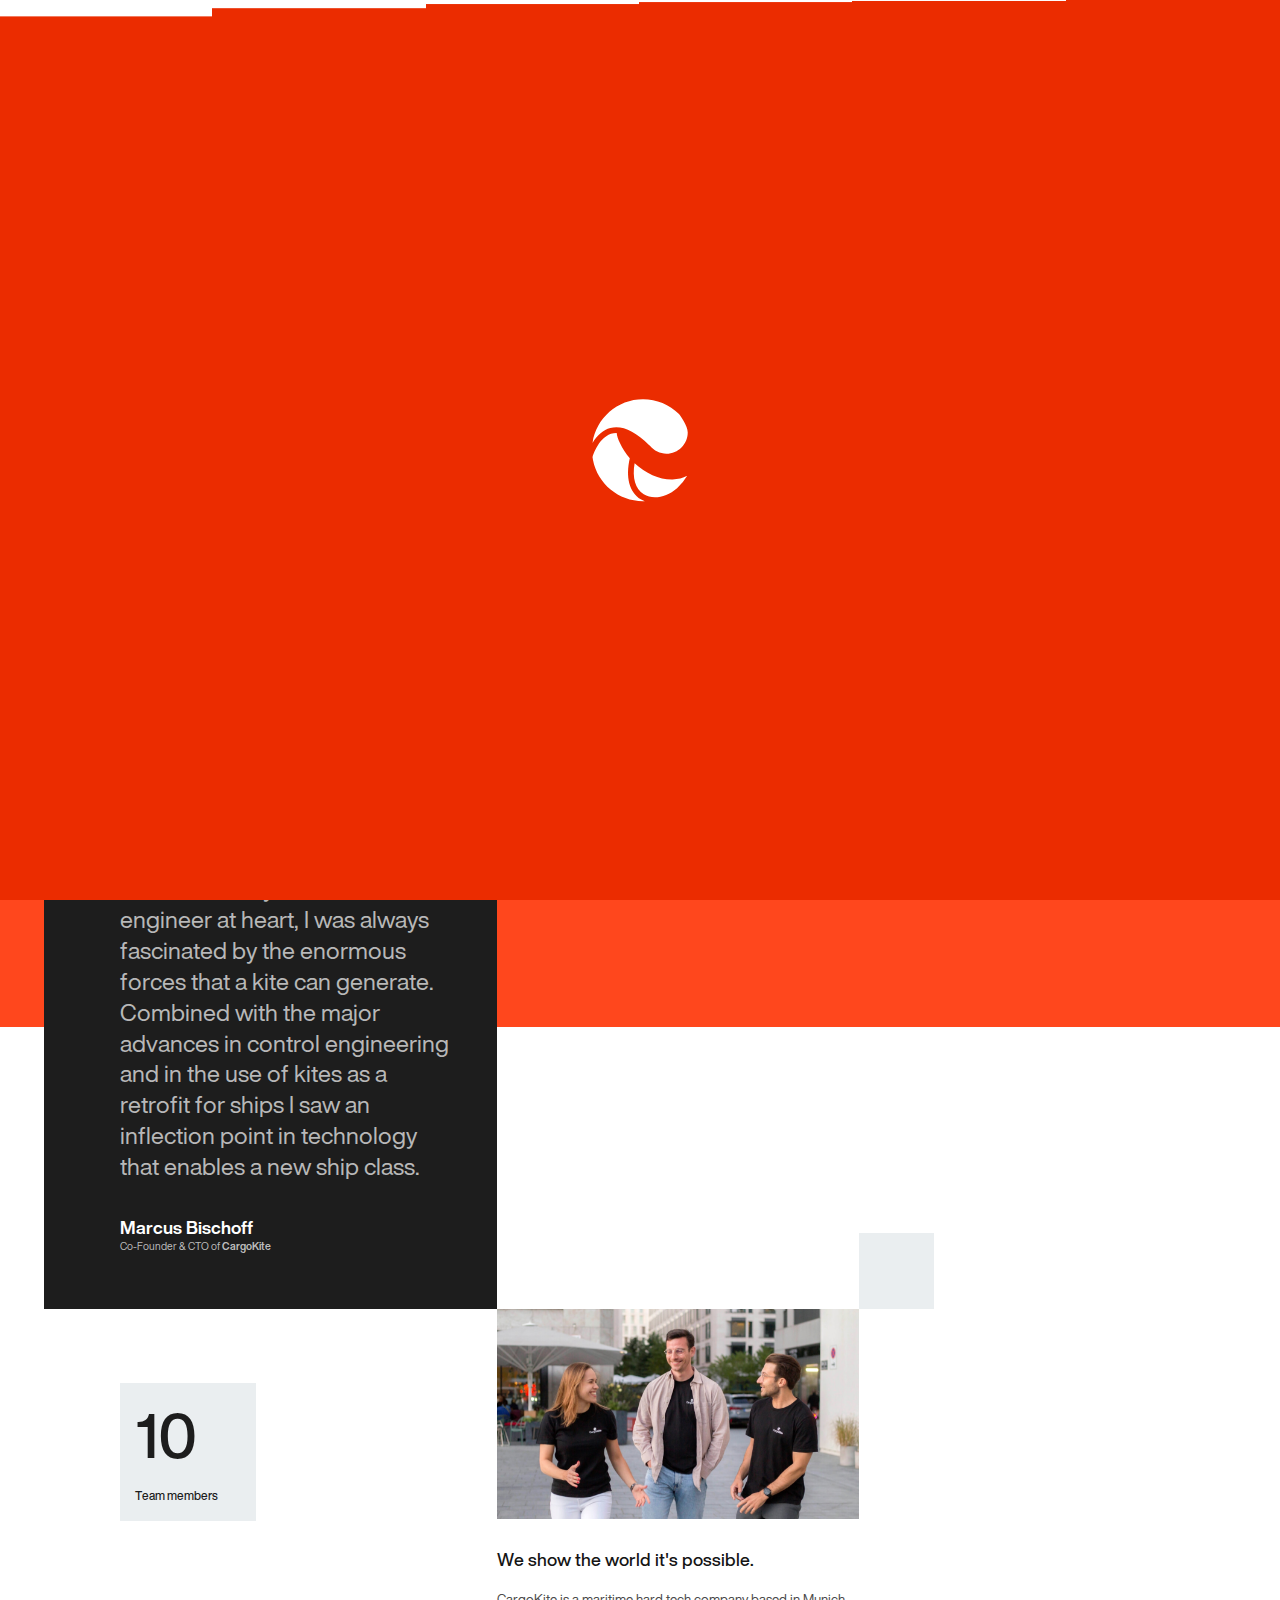
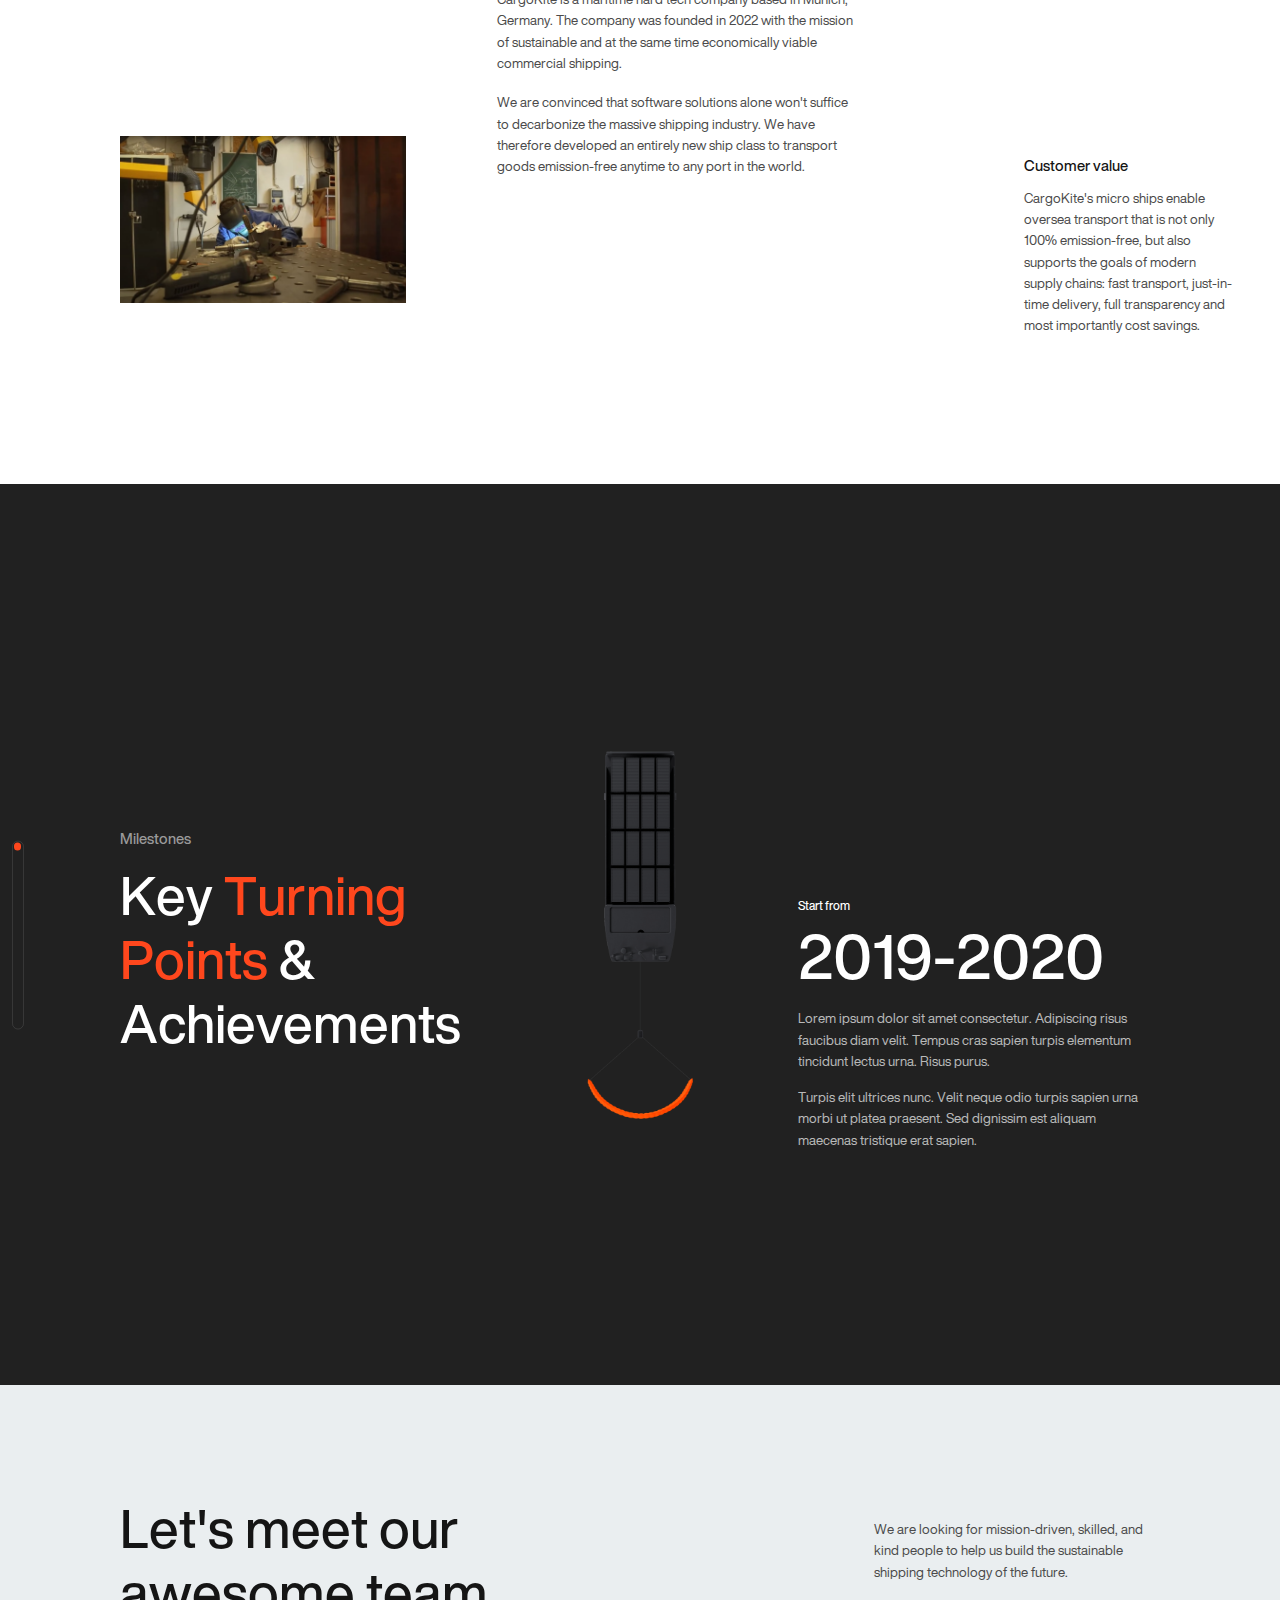
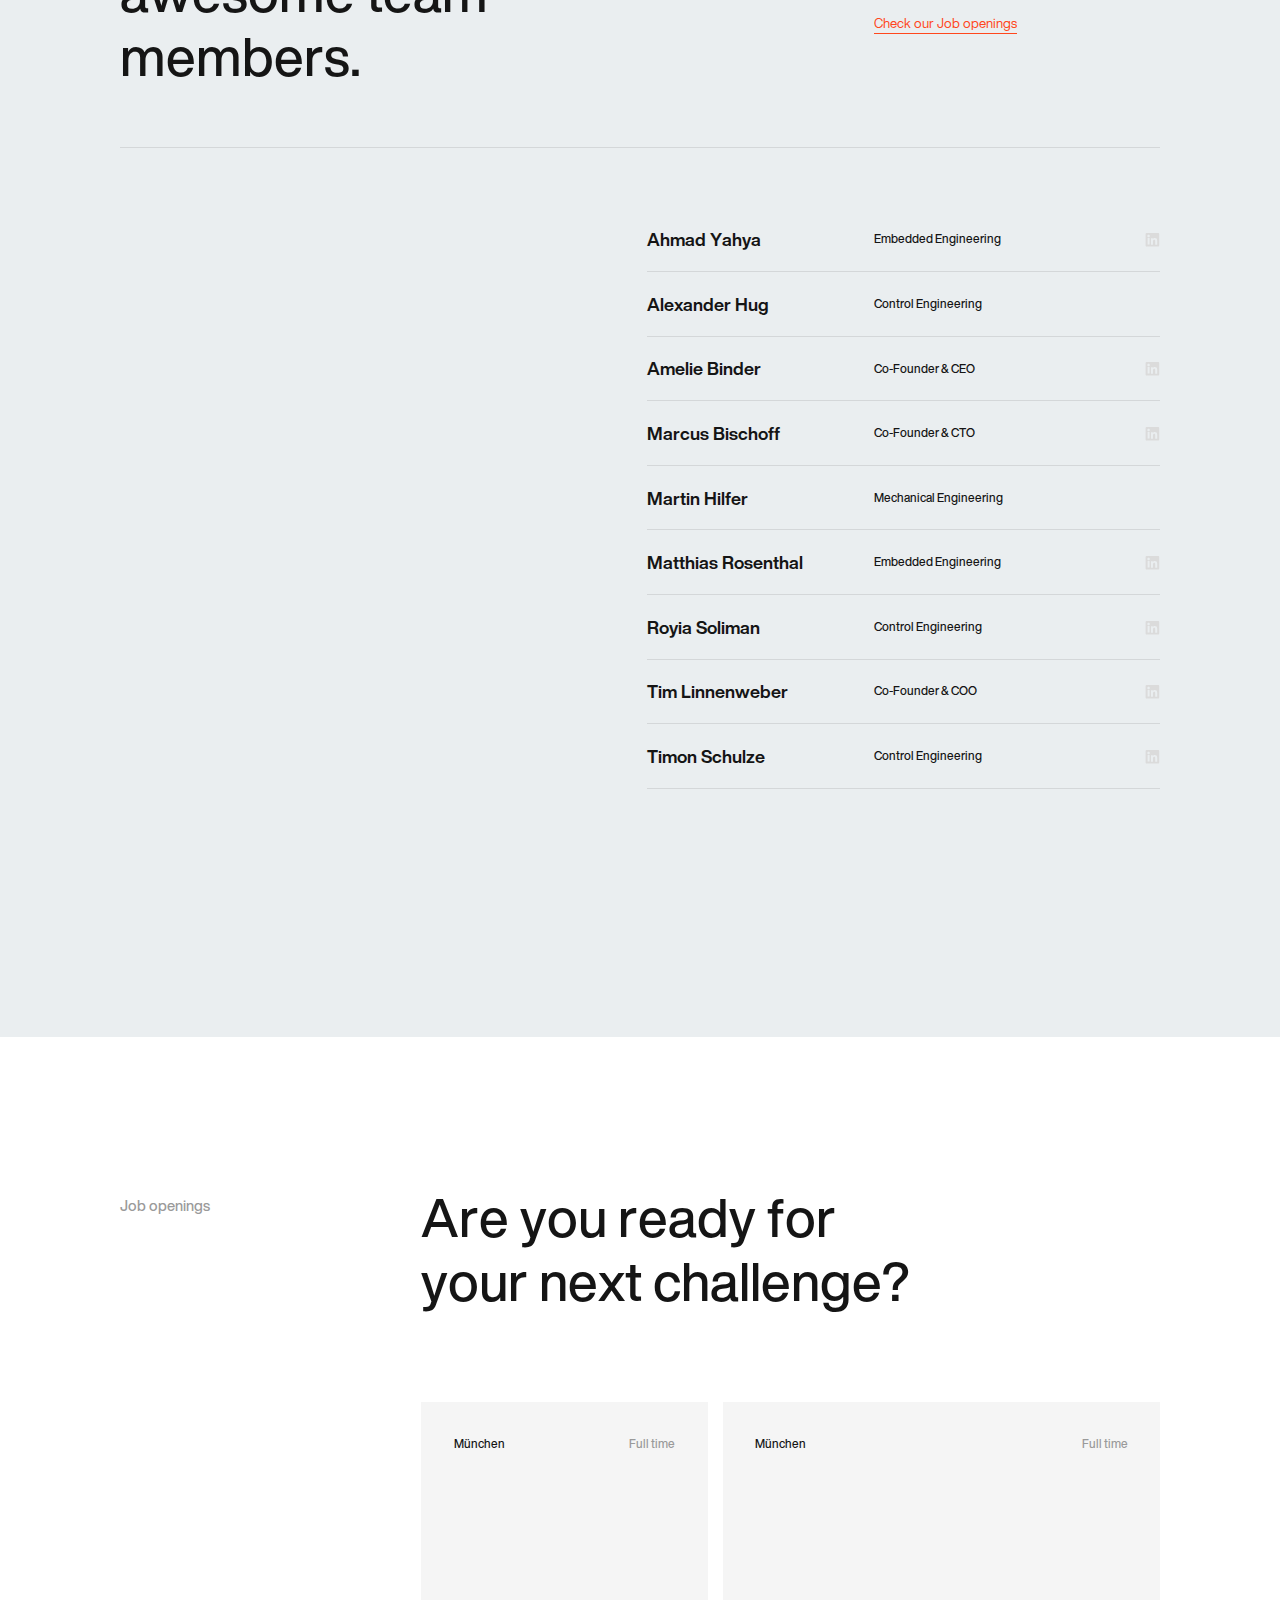
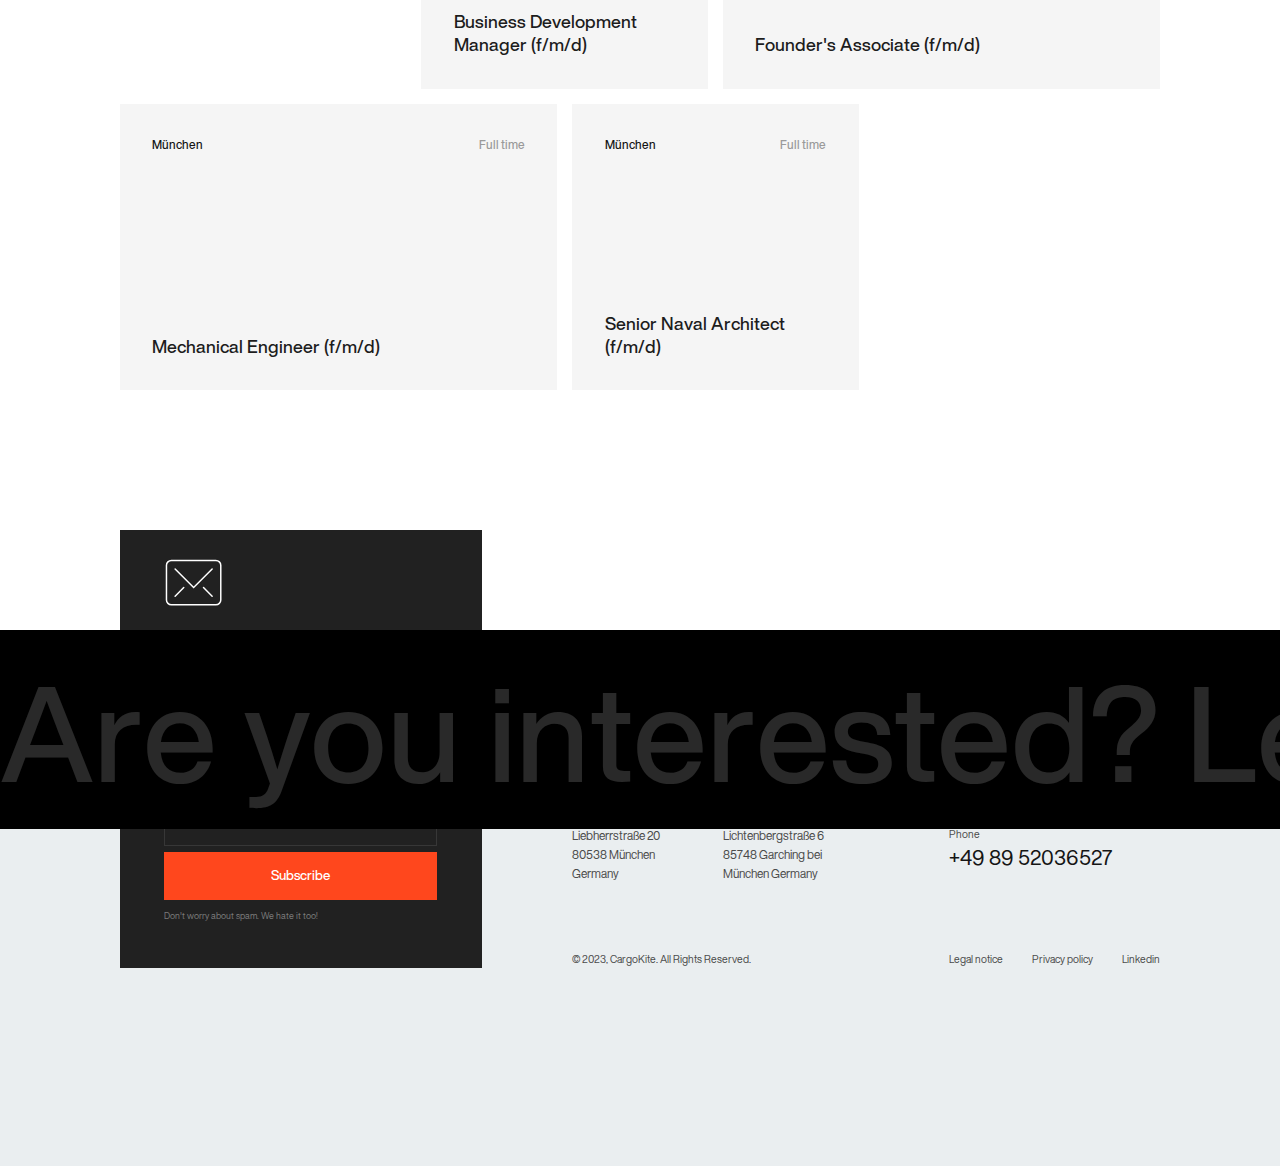
<file: about.html>
<!DOCTYPE html><html lang="en"><head><script src="index.560bbbe6.js"></script><meta charset="utf-8"><meta name="viewport" content="width=device-width, initial-scale=1.0"><title>About us</title><meta property="og:image" content="https://s3.ap-southeast-1.amazonaws.com/assets.bearplus.io/videos/og.jpg"><meta property="og:site_name" content="Cargokite"><link rel="icon" type="image/png" sizes="32x32" href="favicon.a5ad7350.png"><meta name="description" content="Zero Emission Ocean Transportation"><link rel="stylesheet" href="index.8f2d5753.css"></head><body> <div class="wrapper" data-barba="wrapper"> <div class="popup"> <div class="popup__overlay"></div> <div class="popup__main"> <form action="#" class="popup__main-form"> <div class="popup__main-head"> <h3 class="h4 heading heading-f-lh popup__main-head-title"> Get in touch with us! </h3> <div class="popup__main-head-txt txt txt-18"> We are currently working at full speed on the development of the ship. Feel free to reach out to us if you are keen on finding out more about CargoKite. </div> </div> <div class="popup__main-contact"> <div class="popup__main-contact-label txt txt-18"> Or just wanna say hi? </div> <a href="mailto:info@cargokite.com" class="hover-un popup__main-contact-link txt txt-24"> info@cargokite.com </a> </div> <div class="popup__main-form-inner"> <div class="input-wrap"> <input type="text" class="input-field txt txt-18" name="name" placeholder="Your name" required> <div class="input-field-line"></div> </div> <div class="input-wrap"> <input type="email" class="input-field txt txt-18" name="email" placeholder="Your email" required> <div class="input-field-line"></div> </div> <div class="input-wrap textarea-wrap"> <textarea name="message" cols="30" rows="3" class="input-field txt txt-18" placeholder="Message"></textarea> <div class="input-field-line"></div> </div> </div> <div class="hidden popup__main-form-success"> <p class="popup__main-form-success-txt txt txt-24 txt-med"> Thank <span data-form-name="#">Kenny</span>, <br><br> Your message has been sent to CargoKite's inbox. We will contact you as soon as we receive it. Happy to accompany you in the future. <br><br> Thanks & Best regards, <br> Amelie Binder </p> </div> <button type="submit" class="arr-hover popup__main-submit"> <div class="popup__main-submit-inner popup__main-submit-inner-default"> <div class="h6 heading heading-bold popup__main-submit-inner-txt">Send message</div> <div class="arr-wrap arr-wrap-32"> <div class="arr-ic-main icon icon-32"> <svg width="32" height="32" viewbox="0 0 32 32" fill="none" xmlns="http://www.w3.org/2000/svg"> <path fill-rule="evenodd" clip-rule="evenodd" d="M30.4401 3.68089L3.00001 31.121L0.878693 28.9997L28.3188 1.55957L30.4401 3.68089Z" fill="currentColor"></path> <path fill-rule="evenodd" clip-rule="evenodd" d="M4.5 1.5H30.5V27.5H27.5V4.5H4.5V1.5Z" fill="currentColor"></path> </svg> </div> <div class="arr-ic-clone icon icon-32"> <svg width="32" height="32" viewbox="0 0 32 32" fill="none" xmlns="http://www.w3.org/2000/svg"> <path fill-rule="evenodd" clip-rule="evenodd" d="M30.4401 3.68089L3.00001 31.121L0.878693 28.9997L28.3188 1.55957L30.4401 3.68089Z" fill="currentColor"></path> <path fill-rule="evenodd" clip-rule="evenodd" d="M4.5 1.5H30.5V27.5H27.5V4.5H4.5V1.5Z" fill="currentColor"></path> </svg> </div> </div> </div> <a href="#" class="popup__main-submit-inner popup__main-submit-inner-success" data-popup="close"> <div class="h6 heading heading-bold popup__main-submit-inner-txt">Close the modal</div> <div class="icon icon-32"> <svg width="32" height="32" viewbox="0 0 32 32" fill="none" xmlns="http://www.w3.org/2000/svg"> <path fill-rule="evenodd" clip-rule="evenodd" d="M3.00005 0.736328L16.0001 13.7364L29.0001 0.736328L31.2629 2.99907L18.2628 15.9991L31.2629 28.9992L29.0001 31.2619L16.0001 18.2619L3.00005 31.2619L0.737305 28.9992L13.7373 15.9991L0.737305 2.99907L3.00005 0.736328Z" fill="currentColor"></path> </svg> </div> </a> <div class="popup__main-submit-aspect"></div> </button> </form> <a href="#" class="popup__close" data-popup="close"> <div class="icon icon-32"> <svg width="32" height="32" viewbox="0 0 32 32" fill="none" xmlns="http://www.w3.org/2000/svg"> <path d="M25.1924 6.80664L6.80762 25.1914M6.80762 6.80664L25.1924 25.1914" stroke="currentColor" stroke-width="1.5" stroke-linecap="round" stroke-linejoin="round"></path> </svg> </div> </a> </div> </div> <div class="trans__wrapper"> <div class="trans__logo"> <img src="logo-icon.d27d677b.svg" alt="Logo icon" width="146" height="146"> </div> <div class="trans__inner"> <div class="trans__item"></div> <div class="trans__item"></div> <div class="trans__item"></div> <div class="trans__item"></div> <div class="trans__item"></div> <div class="trans__item"></div> </div> <div class="trans__home"> <div class="trans__home-inner"> <div class="container grid"> <div class="trans__count"> <div class="trans__count-number"> <div class="trans__count-value">00</div> <span class="trans__count-percent"> % </span> </div> <div class="trans__count-bar"> <div class="trans__count-bar-inner"></div> </div> </div> <h1 class="h1 heading home-hero__title"> Zero Emission Ocean Transportation </h1> <div class="home-hero__backer"> <div class="home-hero__backer-label txt txt-12"> Backed by these top-tier investors: </div> <div class="home-hero__backer-inner"> <div class="hidden home-hero__backer-item"> <img srcset="backer-lowercarbon.36271b41.svg" alt="lowercarbon" loading="lazy" width="172" height="25"> </div> <div class="home-hero__backer-item"> <img src="backer-sosv.8bdc0b13.svg" alt="sosv" loading="lazy" width="50" height="22"> </div> <div class="home-hero__backer-item"> <img src="backer-fttf.ab1d4494.svg" alt="fttf" loading="lazy" width="206" height="24"> </div> </div> </div> </div> </div> </div> </div> <header class="header"> <div class="container"> <a href="./" class="header__logo"> <svg width="168" height="32" viewbox="0 0 168 32" fill="none" xmlns="http://www.w3.org/2000/svg"> <path d="M37.6538 15.322C37.6538 14.1039 37.8683 12.8858 38.2973 11.6754C38.7263 10.4649 39.3469 9.38472 40.1743 8.4271C40.994 7.47713 41.9976 6.69571 43.1927 6.09815C44.3878 5.50059 45.7438 5.19415 47.2684 5.19415C49.0764 5.19415 50.6239 5.60785 51.9033 6.43523C53.1827 7.26262 54.1326 8.3275 54.7608 9.62221L53.558 10.3117C53.198 9.60689 52.769 9.01699 52.2863 8.53435C51.8037 8.05937 51.2751 7.66866 50.7158 7.37754C50.1566 7.07876 49.5667 6.86425 48.9538 6.73401C48.3409 6.60378 47.7433 6.53483 47.1534 6.53483C45.8587 6.53483 44.7096 6.7953 43.7213 7.32391C42.7331 7.84486 41.8903 8.52669 41.2008 9.3694C40.5114 10.2121 39.9981 11.1544 39.6457 12.2193C39.2933 13.2765 39.1171 14.3414 39.1171 15.4063C39.1171 16.609 39.3239 17.7505 39.7453 18.8384C40.1666 19.9263 40.7335 20.8839 41.4613 21.7113C42.1891 22.5387 43.0472 23.2052 44.0354 23.7031C45.0237 24.2011 46.0962 24.4462 47.2377 24.4462C47.8506 24.4462 48.4788 24.3696 49.1223 24.2164C49.7735 24.0632 50.3941 23.8257 50.984 23.5039C51.5738 23.1822 52.1254 22.7685 52.6464 22.2629C53.1597 21.7572 53.5887 21.1597 53.9334 20.4778L55.1898 21.0754C54.8451 21.8415 54.3778 22.5157 53.7879 23.1056C53.198 23.6955 52.5391 24.1934 51.8113 24.5918C51.0835 24.9902 50.3174 25.289 49.5054 25.4958C48.6933 25.695 47.8966 25.7946 47.1151 25.7946C45.7208 25.7946 44.4491 25.4881 43.3 24.8753C42.1432 24.2624 41.1472 23.4733 40.3122 22.485C39.4695 21.5044 38.8183 20.3859 38.351 19.1372C37.8913 17.8961 37.6538 16.6244 37.6538 15.322Z" fill="white"></path> <path d="M62.0235 25.9095C61.334 25.9095 60.6981 25.7869 60.1082 25.5494C59.5183 25.3119 58.9974 24.9902 58.553 24.5765C58.101 24.1628 57.7563 23.6802 57.5111 23.1209C57.266 22.5617 57.1357 21.9564 57.1357 21.3052C57.1357 20.6541 57.289 20.0642 57.5954 19.5279C57.9018 18.9916 58.3232 18.532 58.8671 18.1413C59.4111 17.7505 60.0622 17.4441 60.8283 17.2296C61.5944 17.0074 62.4295 16.9002 63.3488 16.9002C64.1532 16.9002 64.9576 16.9691 65.762 17.1147C66.5741 17.2602 67.3019 17.4518 67.9531 17.7046V16.249C67.9531 14.8394 67.5547 13.7209 66.7503 12.8858C65.9459 12.0584 64.8657 11.6447 63.4867 11.6447C62.7589 11.6447 61.9928 11.7979 61.1807 12.1044C60.3687 12.4108 59.549 12.8475 58.7062 13.4221L58.1623 12.4491C60.0699 11.1544 61.8779 10.5032 63.594 10.5032C65.3866 10.5032 66.7963 11.0242 67.8305 12.0584C68.8571 13.1003 69.378 14.5329 69.378 16.3639V23.6265C69.378 24.1015 69.5849 24.339 70.0062 24.339V25.6261C69.9143 25.6414 69.807 25.6567 69.7074 25.672C69.6002 25.6797 69.5083 25.6873 69.4393 25.6873C69.0563 25.6873 68.7498 25.5571 68.5276 25.3043C68.2978 25.0438 68.1676 24.7374 68.1293 24.3773V23.1362C67.4398 24.0326 66.5664 24.7221 65.5016 25.197C64.4214 25.6644 63.2645 25.9095 62.0235 25.9095ZM62.3146 24.7604C63.4178 24.7604 64.4367 24.5535 65.3637 24.1322C66.2906 23.7108 66.9954 23.1592 67.4934 22.4697C67.7999 22.0713 67.9531 21.6883 67.9531 21.3282V18.7005C67.2636 18.4324 66.5511 18.2332 65.808 18.1029C65.0649 17.9727 64.2911 17.9038 63.4944 17.9038C62.7513 17.9038 62.0771 17.988 61.4642 18.1489C60.8513 18.3098 60.3304 18.532 59.8937 18.8231C59.457 19.1065 59.1199 19.4589 58.8748 19.865C58.6373 20.2787 58.5147 20.7307 58.5147 21.221C58.5147 21.7189 58.6067 22.1863 58.7982 22.6229C58.9897 23.0596 59.2578 23.435 59.6026 23.7491C59.9473 24.0632 60.3534 24.3084 60.8207 24.4922C61.2803 24.6761 61.7783 24.7604 62.3146 24.7604Z" fill="white"></path> <path d="M80.7623 12.0354C79.4293 12.0737 78.2571 12.4721 77.2612 13.2229C76.2576 13.9736 75.5605 15.0079 75.1621 16.3256V25.6184H73.7295V10.7484H75.1008V14.4103C75.6141 13.3608 76.2959 12.5104 77.1463 11.8515C77.9967 11.1927 78.9083 10.8173 79.8813 10.7177C80.0728 10.7024 80.2413 10.6871 80.3946 10.6871C80.5478 10.6871 80.6704 10.6871 80.77 10.6871V12.0354H80.7623Z" fill="white"></path> <path d="M88.7374 25.8482C87.7108 25.8482 86.7608 25.6337 85.9028 25.2047C85.0448 24.7757 84.3017 24.2011 83.6888 23.4886C83.0682 22.7762 82.5856 21.9564 82.2332 21.0448C81.8808 20.1331 81.7046 19.1832 81.7046 18.2102C81.7046 17.199 81.8731 16.226 82.2026 15.2914C82.5396 14.3567 83.007 13.5293 83.6198 12.8169C84.2327 12.1044 84.9605 11.5375 85.8109 11.1161C86.6613 10.6948 87.5959 10.4879 88.6301 10.4879C89.9248 10.4879 91.0587 10.825 92.0163 11.5068C92.9816 12.181 93.7936 13.0084 94.4602 13.9813V10.7484H95.7778V25.9095C95.7778 26.9208 95.5863 27.8094 95.2033 28.5679C94.8202 29.334 94.3146 29.9622 93.6711 30.4678C93.0352 30.9734 92.2921 31.3565 91.4417 31.6093C90.5913 31.8698 89.7027 31.9923 88.768 31.9923C87.91 31.9923 87.1362 31.9081 86.4544 31.7472C85.7649 31.5863 85.1597 31.3565 84.6388 31.0577C84.1178 30.7589 83.6505 30.3989 83.2368 29.9698C82.8231 29.5408 82.4707 29.0658 82.1642 28.5526L83.1372 27.8937C83.7271 28.905 84.5315 29.6404 85.5428 30.1077C86.554 30.5751 87.6342 30.8049 88.7757 30.8049C89.5418 30.8049 90.2619 30.6976 90.9361 30.4908C91.6103 30.2839 92.2002 29.9698 92.7058 29.5638C93.2114 29.1501 93.6098 28.6445 93.9086 28.0316C94.2073 27.4187 94.3529 26.7063 94.3529 25.8865V22.6229C93.74 23.5959 92.9356 24.3696 91.9244 24.9519C90.9054 25.5571 89.8482 25.8482 88.7374 25.8482ZM89.0821 24.6225C89.7103 24.6225 90.3232 24.4999 90.9284 24.2624C91.526 24.0249 92.0699 23.7108 92.5602 23.3354C93.0429 22.9524 93.4489 22.5233 93.763 22.0484C94.0771 21.5734 94.2763 21.0984 94.3529 20.6158V15.728C94.1231 15.1535 93.8166 14.6249 93.4412 14.1422C93.0582 13.6596 92.6292 13.2382 92.1389 12.9011C91.6562 12.5564 91.1276 12.2883 90.5684 12.0891C90.0091 11.8899 89.4422 11.7903 88.8676 11.7903C87.9713 11.7903 87.1669 11.9818 86.4621 12.3649C85.7573 12.7479 85.1597 13.2459 84.6771 13.8511C84.1944 14.464 83.819 15.1535 83.5585 15.9272C83.2981 16.701 83.1755 17.4747 83.1755 18.2562C83.1755 19.1142 83.3287 19.9263 83.6352 20.6847C83.9416 21.4508 84.363 22.125 84.8916 22.7149C85.4278 23.3048 86.056 23.7721 86.7762 24.1168C87.4886 24.4463 88.2624 24.6225 89.0821 24.6225Z" fill="white"></path> <path d="M106.473 25.9095C105.423 25.9095 104.458 25.7027 103.569 25.2966C102.68 24.8829 101.914 24.3313 101.263 23.6265C100.612 22.9217 100.106 22.102 99.7462 21.1673C99.3861 20.2327 99.2023 19.2521 99.2023 18.2179C99.2023 17.1683 99.3861 16.18 99.7615 15.2454C100.137 14.3108 100.643 13.491 101.294 12.7862C101.945 12.0814 102.711 11.5221 103.6 11.1161C104.488 10.7101 105.446 10.5032 106.473 10.5032C107.499 10.5032 108.457 10.7101 109.33 11.1161C110.203 11.5298 110.977 12.0814 111.636 12.7862C112.295 13.491 112.808 14.3108 113.184 15.2454C113.559 16.18 113.743 17.1683 113.743 18.2179C113.743 19.2444 113.559 20.2327 113.184 21.1673C112.808 22.102 112.303 22.9217 111.651 23.6265C111 24.3313 110.234 24.8906 109.345 25.2966C108.464 25.7027 107.507 25.9095 106.473 25.9095ZM100.643 18.2715C100.643 19.1525 100.796 19.9722 101.102 20.746C101.409 21.5198 101.822 22.1939 102.343 22.7608C102.864 23.3354 103.485 23.7874 104.19 24.1168C104.894 24.4539 105.645 24.6148 106.45 24.6148C107.254 24.6148 108.005 24.4463 108.71 24.1168C109.414 23.7874 110.035 23.3201 110.571 22.7302C111.107 22.1403 111.521 21.4585 111.828 20.6847C112.134 19.9109 112.287 19.0759 112.287 18.1796C112.287 17.3062 112.134 16.4788 111.828 15.7051C111.521 14.9313 111.1 14.2571 110.571 13.6749C110.035 13.0927 109.422 12.633 108.725 12.2882C108.028 11.9435 107.277 11.775 106.48 11.775C105.676 11.775 104.925 11.9435 104.22 12.2882C103.515 12.633 102.903 13.1003 102.374 13.6902C101.853 14.2801 101.432 14.9696 101.118 15.7663C100.796 16.5554 100.643 17.3905 100.643 18.2715Z" fill="white"></path> <path d="M117.229 25.6184V5.33973H120.431V15.7817L129.984 5.30908H133.531L125.526 14.2878L133.991 25.6184H130.413L123.549 16.2643L120.431 19.4973V25.6184H117.229Z" fill="white"></path> <path d="M135.707 8.20496V4.74219H138.856V8.20496H135.707ZM135.707 25.6184V10.6641H138.856V25.6261H135.707V25.6184Z" fill="white"></path> <path d="M150.952 24.8523C150.554 25.0438 150.002 25.2583 149.29 25.4958C148.585 25.7333 147.834 25.8559 147.03 25.8559C146.532 25.8559 146.065 25.7869 145.628 25.6567C145.191 25.5264 144.801 25.3272 144.471 25.0591C144.134 24.791 143.874 24.4462 143.682 24.0172C143.491 23.5882 143.399 23.0672 143.399 22.462V13.0926H141.422V10.6641H143.399V5.74573H146.547V10.6641H149.811V13.0926H146.547V21.4431C146.586 21.9794 146.754 22.3624 147.045 22.5999C147.344 22.8374 147.704 22.96 148.148 22.96C148.585 22.96 149.006 22.8834 149.405 22.7302C149.803 22.5769 150.102 22.4544 150.293 22.3548L150.952 24.8523Z" fill="white"></path> <path d="M159.533 25.9095C158.368 25.9095 157.311 25.7026 156.361 25.2966C155.411 24.8829 154.591 24.3313 153.917 23.6265C153.243 22.9217 152.714 22.102 152.347 21.1673C151.971 20.2327 151.787 19.2444 151.787 18.1949C151.787 17.1453 151.971 16.1494 152.347 15.2071C152.722 14.2648 153.243 13.4297 153.917 12.7172C154.591 12.0048 155.411 11.4379 156.361 11.0318C157.311 10.6181 158.384 10.4189 159.563 10.4189C160.728 10.4189 161.777 10.6258 162.727 11.0471C163.67 11.4685 164.474 12.0278 165.141 12.7172C165.807 13.4144 166.32 14.2265 166.673 15.1458C167.025 16.0728 167.201 17.038 167.201 18.0493C167.201 18.2791 167.194 18.4936 167.171 18.6928C167.148 18.892 167.132 19.0606 167.109 19.1908H155.128C155.181 19.8573 155.342 20.4625 155.603 20.9911C155.863 21.5197 156.192 21.9871 156.606 22.3778C157.012 22.7685 157.48 23.0673 158.008 23.2818C158.529 23.4886 159.081 23.5959 159.655 23.5959C160.077 23.5959 160.49 23.5422 160.896 23.435C161.31 23.3277 161.685 23.1745 162.023 22.9753C162.367 22.7761 162.674 22.531 162.942 22.2475C163.21 21.9641 163.417 21.65 163.57 21.3052L166.259 22.079C165.746 23.2052 164.888 24.1245 163.7 24.8369C162.497 25.5494 161.111 25.9095 159.533 25.9095ZM164.076 17.0151C164.022 16.3869 163.861 15.8046 163.601 15.2684C163.34 14.7321 163.011 14.2801 162.612 13.9124C162.214 13.537 161.747 13.2535 161.21 13.039C160.674 12.8322 160.115 12.7249 159.525 12.7249C158.935 12.7249 158.376 12.8322 157.855 13.039C157.334 13.2459 156.867 13.537 156.468 13.9124C156.07 14.2878 155.74 14.7397 155.495 15.2684C155.25 15.8046 155.097 16.3869 155.036 17.0151H164.076Z" fill="white"></path> <path d="M24.0709 24.0862C20.248 24.2011 15.9962 22.3548 12.6407 19.2138C11.8822 23.6265 12.8475 26.9821 15.3833 28.5372C18.1413 30.2303 22.1556 29.5025 25.3809 26.7216C26.5914 25.6414 27.6103 24.385 28.4223 22.983C27.1353 23.6648 25.672 24.0402 24.0709 24.0862Z" fill="white"></path> <path d="M11.1927 17.6892C10.0053 16.3179 9.017 14.8087 8.26622 13.2076C7.64568 11.8822 7.31626 10.8863 7.26263 10.1355C7.23965 10.1355 7.209 10.1355 7.18602 10.1355C2.50515 10.1355 0.421355 16.0345 0.030644 17.2832C0.015322 17.3139 0.007661 17.3445 0 17.3751L0.145559 18.2715C1.5322 25.4192 7.85252 30.6287 15.1688 30.6287C15.3526 30.6287 15.5288 30.621 15.7127 30.6134C15.2837 30.4448 14.8777 30.2533 14.4793 30.0081C11.0625 27.909 9.87503 23.4273 11.1927 17.6892Z" fill="white"></path> <path d="M28.5909 9.97462C28.5909 8.03639 26.4305 5.01796 25.9632 4.4587C23.075 1.58583 19.2445 0 15.1688 0C7.4695 0 1.08023 5.70745 0.00769043 13.108C1.43264 10.7331 3.27128 9.18554 5.32442 8.63395C8.72591 7.72229 12.6407 9.43069 16.9538 13.7055C16.9998 13.7515 17.0458 13.7975 17.0994 13.8434L17.2449 13.9966C18.463 15.4982 20.271 16.3562 22.2016 16.3562C25.7257 16.3562 28.5909 13.491 28.5909 9.97462Z" fill="#FF471D" class="cl-orange"></path> </svg> </a> <div class="header__links"> <a href="./" class="header__link txt txt-16" data-link="home">Home.</a> <a href="about.html" class="header__link txt txt-16" data-link="about">About us.</a> <a href="tech.html" class="header__link txt txt-16" data-link="tech">Technology.</a> <a href="about.html#job" class="header__link txt txt-16" data-link="job">Career.</a> <a href="news.html" class="header__link txt txt-16" data-link="news">News & Media.</a> </div> <div class="header_act"> <a href="#" class="btn btn-pri header__btn" data-popup="contact"> <div class="txt txt-16 txt-med"> Get in touch </div> </a> </div> <a href="#" class="header__toggle"> <span class="header__toggle-icon header__toggle-icon-1"></span> <span class="header__toggle-icon header__toggle-icon-2"></span> <span class="header__toggle-icon header__toggle-icon-3"></span> </a> <nav class="header__nav" data-lenis-prevent> <ul> <li class="header__nav-item"><a href="/" data-link="home" class="header__nav-link txt txt-16 txt-med">Home.</a></li> <li class="header__nav-item"><a href="about.html" data-link="about" class="header__nav-link txt txt-16 txt-med">About.</a></li> <li class="header__nav-item"><a href="tech.html" data-link="tech" class="header__nav-link txt txt-16 txt-med">Technology.</a></li> <li class="header__nav-item"><a href="about.html#job" data-link="job" class="header__nav-link txt txt-16 txt-med">Career.</a></li> <li class="header__nav-item"><a href="news.html" data-link="news" class="header__nav-link txt txt-16 txt-med">News & Media.</a></li> <li class="header__nav-item"> <a href="#" class="h6 header__nav-cta heading" data-popup="contact"> Get in touch <div class="arr-ic-main icon"> <svg width="32" height="32" viewbox="0 0 32 32" fill="none" xmlns="http://www.w3.org/2000/svg"> <path fill-rule="evenodd" clip-rule="evenodd" d="M30.4401 3.68089L3.00001 31.121L0.878693 28.9997L28.3188 1.55957L30.4401 3.68089Z" fill="white"></path> <path fill-rule="evenodd" clip-rule="evenodd" d="M4.5 1.5H30.5V27.5H27.5V4.5H4.5V1.5Z" fill="white"></path> </svg> </div> </a></li> </ul> </nav> </div> </header> <div class="main" data-barba="container" data-barba-namespace="about" data-header="dark" data-namespace="about"> <section class="abt-hero"> <div class="container grid"> <div class="abt-hero__label txt txt-20 txt-med"> Introduction </div> <h1 class="abt-hero__title h1 heading"> CargoKite's journey <br>was inspired by a passion for kitesurfing. </h1> </div> <div class="abt-hero__bg-wrap"></div> </section> <section class="abt-info"> <div class="container grid"> <div class="abt-info__quote"> <div class="abt-info__quote-icon icon icon-48"> <svg width="48" height="48" viewbox="0 0 48 48" fill="none" xmlns="http://www.w3.org/2000/svg"> <path d="M0 47.5949V25.924C0 9.99156 6.00844 1.41772 18.0253 0.202529L20.0506 0V10.7342L18.6329 10.9367C13.7722 11.4768 11.3418 16 11.3418 24.5063V27.7468H20.0506V47.5949H0ZM48 10.7342L46.5823 10.9367C41.7215 11.4768 39.2911 16 39.2911 24.5063V27.7468H48V47.5949H27.9494V25.924C27.9494 9.99156 33.9578 1.41772 45.9747 0.202529L48 0V10.7342Z" fill="currentColor"></path> </svg> </div> <div class="abt-info__quote-main"> <div class="abt-info__quote-txt h6 heading"> Being a passionate kite surfer for more than 20 years and an engineer at heart, I was always fascinated by the enormous forces that a kite can generate. Combined with the major advances in control engineering and in the use of kites as a retrofit for ships I saw an inflection point in technology that enables a new ship class. </div> <div class="abt-info__quote-author txt txt-24 txt-bold"> Marcus Bischoff </div> <div class="abt-info__quote-job txt txt-14"> Co-Founder & CTO of <span class="txt-bold">CargoKite</span> </div> </div> </div> <div class="abt-info__richtext"> <div class="abt-info__richtext-img img-wrap" style="--aspect:58%"> <img src="abt-info-1.da3be988.jpeg" alt="Cargokite's team" class="img-abs img-fill" loading="lazy" width="488" height="442"> </div> <h3 class="abt-info__richtext-h3 txt txt-24 txt-med"> We show the world it's possible. </h3> <p class="abt-info__richtext-p txt txt-18"> CargoKite is a maritime hard tech company based in Munich, Germany. The company was founded in 2022 with the mission of sustainable and at the same time economically viable commercial shipping. </p> <p class="abt-info__richtext-p txt txt-18"> We are convinced that software solutions alone won't suffice to decarbonize the massive shipping industry. We have therefore developed an entirely new ship class to transport goods emission-free anytime to any port in the world. </p> <div class="abt-info__richtext-decor"></div> </div> <div class="abt-info__add"> <div class="abt-info__add-member"> <div class="abt-info__add-member-inner"> <div class="abt-info__add-member-amount h2 heading"> 10 </div> <div class="abt-info__add-member-label txt txt-16 txt-med"> Team members </div> </div> </div> </div> <div class="abt-info__swiper"> <div class="swiper"> <div class="swiper-nav"> <a href="#" class="icon icon-32 swiper-nav-btn swiper-nav-btn-left"> <div class="icon icon-20"> <svg width="20" height="20" viewbox="0 0 20 20" fill="none" xmlns="http://www.w3.org/2000/svg"> <path d="M15 12.5L10 7.5L5 12.5" stroke="currentColor" stroke-width="1.5" stroke-linecap="square"></path> </svg> </div> </a> <a href="#" class="icon icon-32 swiper-nav-btn swiper-nav-btn-right"> <div class="icon icon-20"> <svg width="20" height="20" viewbox="0 0 20 20" fill="none" xmlns="http://www.w3.org/2000/svg"> <path d="M5 7.5L10 12.5L15 7.5" stroke="black" stroke-width="1.5" stroke-linecap="square"></path> </svg> </div> </a> </div> <div class="swiper-wrapper"> <div class="abt-info__swiper-item img-wrap swiper-slide"> <img src="1-abt-info.212db674.jpeg" alt class="img-abs img-fill" width="386" height="225"> </div> <div class="abt-info__swiper-item abt-info__swiper-item-vid swiper-slide"> <video src="1-abt-info.212db674.jpeg" class="img-abs img-fill" autoplay playsinline controls muted></video> </div> <div class="abt-info__swiper-item abt-info__swiper-item-img swiper-slide"> <img src="2-abt-info.44bd3287.jpeg" alt class="img-abs img-fill" width="386" height="225"> </div> <div class="abt-info__swiper-item abt-info__swiper-item-img swiper-slide"> <img src="3-abt-info.8a6534e1.jpeg" alt class="img-abs img-fill" width="386" height="225"> </div> <div class="abt-info__swiper-item abt-info__swiper-item-img swiper-slide"> <img src="4-abt-info.c0a309ba.jpeg" alt class="img-abs img-fill" width="386" height="225"> </div> </div> </div> </div> <div class="abt-info__vis"> <h3 class="abt-info__vis-title txt txt-20 txt-med"> Customer value </h3> <p class="abt-info__vis-txt txt txt-18"> CargoKite's micro ships enable oversea transport that is not only 100% emission-free, but also supports the goals of modern supply chains: fast transport, just-in-time delivery, full transparency and most importantly cost savings. </p> </div> </div> </section> <div class="abt-mil-pin-container"> <section class="abt-mil"> <div class="abt-mil__ship abt-mil__ship-behind"> <div class="abt-mil__ship-img"> <img src="abt-ship-behind.d4dab11b.png" alt="cargokite' ship" width="142"> </div> </div> <div class="abt-mil__wrap"> <div class="abt-mil__progress"> <div class="abt-mil__progress-inner"> <div class="abt-mil__progress-dot"></div> </div> </div> <div class="container grid"> <div class="abt-mil__head"> <div class="abt-mil__label txt txt-20 txt-med"> Milestones </div> <h3 class="abt-mil__title h3 heading"> Key <span class="txt-hl">Turning Points</span> & Achievements </h3> </div> <div class="abt-mil__main"> <div class="abt-mil__main-inner"> <div class="abt-mil__main-item"> <div class="abt-mil__main-item-label txt txt-16 txt-med"> Start from </div> <h4 class="abt-mil__main-item-title h2 heading"> 2019-2020 </h4> <div class="abt-mil__main-item-richtext"> <p class="abt-mil__main-item-richtext-p txt txt-18"> Lorem ipsum dolor sit amet consectetur. Adipiscing risus faucibus diam velit. Tempus cras sapien turpis elementum tincidunt lectus urna. Risus purus. </p> <p class="abt-mil__main-item-richtext-p txt txt-18"> Turpis elit ultrices nunc. Velit neque odio turpis sapien urna morbi ut platea praesent. Sed dignissim est aliquam maecenas tristique erat sapien. </p> </div> </div> <div class="abt-mil__main-item"> <div class="abt-mil__main-item-label txt txt-16 txt-med"> November </div> <h4 class="abt-mil__main-item-title h2 heading"> 2021 </h4> <div class="abt-mil__main-item-richtext"> <p class="abt-mil__main-item-richtext-p txt txt-18"> Lorem ipsum dolor sit amet consectetur. Adipiscing risus faucibus diam velit. Tempus cras sapien turpis elementum tincidunt lectus urna. Risus purus. </p> <p class="abt-mil__main-item-richtext-p txt txt-18"> Turpis elit ultrices nunc. Velit neque odio turpis sapien urna morbi ut platea praesent. Sed dignissim est aliquam maecenas tristique erat sapien. </p> </div> </div> <div class="abt-mil__main-item"> <div class="abt-mil__main-item-label txt txt-16 txt-med"> May </div> <h4 class="abt-mil__main-item-title h2 heading"> 2021 </h4> <div class="abt-mil__main-item-richtext"> <p class="abt-mil__main-item-richtext-p txt txt-18"> Lorem ipsum dolor sit amet consectetur. Adipiscing risus faucibus diam velit. Tempus cras sapien turpis elementum tincidunt lectus urna. Risus purus. </p> <p class="abt-mil__main-item-richtext-p txt txt-18"> Turpis elit ultrices nunc. Velit neque odio turpis sapien urna morbi ut platea praesent. Sed dignissim est aliquam maecenas tristique erat sapien. </p> </div> </div> <div class="abt-mil__main-item"> <div class="abt-mil__main-item-label txt txt-16 txt-med"> January </div> <h4 class="abt-mil__main-item-title h2 heading"> 2022 </h4> <div class="abt-mil__main-item-richtext"> <p class="abt-mil__main-item-richtext-p txt txt-18"> Lorem ipsum dolor sit amet consectetur. Adipiscing risus faucibus diam velit. Tempus cras sapien turpis elementum tincidunt lectus urna. Risus purus. </p> <p class="abt-mil__main-item-richtext-p txt txt-18"> Turpis elit ultrices nunc. Velit neque odio turpis sapien urna morbi ut platea praesent. Sed dignissim est aliquam maecenas tristique erat sapien. </p> </div> </div> <div class="abt-mil__main-item"> <div class="abt-mil__main-item-label txt txt-16 txt-med"> October </div> <h4 class="abt-mil__main-item-title h2 heading"> 2022 </h4> <div class="abt-mil__main-item-richtext"> <p class="abt-mil__main-item-richtext-p txt txt-18"> Lorem ipsum dolor sit amet consectetur. Adipiscing risus faucibus diam velit. Tempus cras sapien turpis elementum tincidunt lectus urna. Risus purus. </p> <p class="abt-mil__main-item-richtext-p txt txt-18"> Turpis elit ultrices nunc. Velit neque odio turpis sapien urna morbi ut platea praesent. Sed dignissim est aliquam maecenas tristique erat sapien. </p> </div> </div> <div class="abt-mil__main-item"> <div class="abt-mil__main-item-label txt txt-16 txt-med"> April </div> <h4 class="abt-mil__main-item-title h2 heading"> 2023 </h4> <div class="abt-mil__main-item-richtext"> <p class="abt-mil__main-item-richtext-p txt txt-18"> Lorem ipsum dolor sit amet consectetur. Adipiscing risus faucibus diam velit. Tempus cras sapien turpis elementum tincidunt lectus urna. Risus purus. </p> <p class="abt-mil__main-item-richtext-p txt txt-18"> Turpis elit ultrices nunc. Velit neque odio turpis sapien urna morbi ut platea praesent. Sed dignissim est aliquam maecenas tristique erat sapien. </p> </div> </div> </div> </div> </div> </div> <div class="abt-mil__ship abt-mil__ship-front"> <div class="abt-mil__ship-img"> <img src="abt-ship-front.111e8296.png" alt="cargokite' ship" width="142"> </div> </div> </section> </div> <section class="abt-team"> <div class="container grid"> <h2 class="abt-team__title h3 heading"> Let's meet our awesome team members. </h2> <div class="abt-team__richtext"> <p class="abt-team__richtext-p txt txt-18"> We are looking for mission-driven, skilled, and kind people to help us build the sustainable shipping technology of the future. </p> <a href="#job" class="abt-team__richtext-link hover-un txt txt-18 txt-link" data-scrollto> Check our Job openings </a> </div> <span class="p-line"></span> <div class="abt-team__main"> <div class="abt-team__main-img"> <div class="abt-team__main-img-inner"> <div class="abt-team__main-img-item"> <img src="team-mem-ahmad-1.7eca59fb.png" alt="team" width="489" height="634"> </div> <div class="abt-team__main-img-item"> <img src="team-mem-alex-1.5108b11e.jpeg" alt="team" width="489" height="634"> </div> <div class="abt-team__main-img-item"> <img src="team-mem-amelie-1.7556825b.png" alt="team" width="489" height="634"> </div> <div class="abt-team__main-img-item"> <img src="team-mem-marcus-1.8414dde9.png" alt="team" width="489" height="634"> </div> <div class="abt-team__main-img-item"> <img src="team-mem-martin-1.5c08280e.png" alt="team" width="489" height="634"> </div> <div class="abt-team__main-img-item"> <img src="team-mem-matt-1.c531f5f9.png" alt="team" width="489" height="634"> </div> <div class="abt-team__main-img-item"> <img src="team-mem-royia-1.2444ae28.jpeg" alt="team" width="489" height="634"> </div> <div class="abt-team__main-img-item"> <img src="team-mem-tim-1.5ea85208.png" alt="team" width="489" height="634"> </div> <div class="abt-team__main-img-item"> <img src="team-mem-timon-1.89805c43.png" alt="team" width="489" height="634"> </div> <div class="abt-team__main-img-info"> <div> <div class="abt-team__main-img-name txt txt-20 txt-bold"> Ahmad Yahya </div> <div class="abt-team__main-img-job txt txt-16"> Embedded Engineering </div> </div> <a href="#" class="abt-team__main-img-icon"> <div class="icon icon-24"> <svg xmlns="http://www.w3.org/2000/svg" width="24" height="24" viewbox="0 0 24 24"><g fill="none" class="nc-icon-wrapper"><path fill-rule="evenodd" clip-rule="evenodd" d="M9.429 8.969h3.714v1.85c.535-1.064 1.907-2.02 3.968-2.02 3.951 0 4.889 2.118 4.889 6.004V22h-4v-6.312c0-2.213-.535-3.461-1.897-3.461-1.889 0-2.674 1.345-2.674 3.46V22h-4V8.969zM2.57 21.83h4V8.799h-4V21.83zM7.143 4.55a2.53 2.53 0 0 1-.753 1.802A2.573 2.573 0 0 1 4.57 7.1a2.59 2.59 0 0 1-1.818-.747A2.548 2.548 0 0 1 2 4.55c0-.677.27-1.325.753-1.803A2.583 2.583 0 0 1 4.571 2c.682 0 1.336.269 1.819.747.482.478.753 1.126.753 1.803z" fill="white"></path></g></svg> </div> </a> </div> <a href="#" class="abt-team__main-img-close icon icon-20"> <svg width="20" height="21" viewbox="0 0 20 21" fill="none" xmlns="http://www.w3.org/2000/svg"> <path d="M15.7454 4.75391L4.25488 16.2444M4.25488 4.75391L15.7454 16.2444" stroke="currentColor" stroke-width="1.5" stroke-linecap="round" stroke-linejoin="round"></path> </svg> </a> </div> </div> <div class="abt-team__main-list"> <div class="abt-team__main-item"> <h4 class="abt-team__main-item-name txt txt-24 txt-bold"> Ahmad Yahya </h4> <div class="abt-team__main-item-job txt txt-16 txt-med"> Embedded Engineering </div> <a href="https://www.linkedin.com/in/ahmad-yahya-312a56165/" class="abt-team__main-item-icon icon icon-20" target="_blank"> <svg width="20" height="21" viewbox="0 0 20 21" fill="none" xmlns="http://www.w3.org/2000/svg"> <path fill-rule="evenodd" clip-rule="evenodd" d="M0.833008 2.86565C0.833008 2.45943 0.99438 2.06984 1.28162 1.7826C1.56887 1.49536 1.95845 1.33399 2.36467 1.33399H17.633C17.8343 1.33366 18.0337 1.37304 18.2198 1.44988C18.4059 1.52671 18.575 1.63949 18.7174 1.78177C18.8598 1.92404 18.9728 2.09301 19.0498 2.27899C19.1269 2.46498 19.1665 2.66434 19.1663 2.86565V18.134C19.1666 18.3353 19.1271 18.5348 19.0501 18.7208C18.9732 18.9069 18.8604 19.076 18.718 19.2184C18.5757 19.3608 18.4067 19.4738 18.2206 19.5508C18.0346 19.6278 17.8352 19.6674 17.6338 19.6673H2.36467C2.16346 19.6673 1.96422 19.6277 1.77834 19.5506C1.59245 19.4736 1.42357 19.3607 1.28133 19.2184C1.13909 19.0761 1.02628 18.9071 0.94936 18.7212C0.872436 18.5353 0.832899 18.336 0.833008 18.1348V2.86565ZM8.08967 8.32399H10.5722V9.57065C10.9305 8.85399 11.8472 8.20899 13.2247 8.20899C15.8655 8.20899 16.4913 9.63649 16.4913 12.2557V17.1073H13.8188V12.8523C13.8188 11.3607 13.4605 10.519 12.5505 10.519C11.288 10.519 10.763 11.4265 10.763 12.8523V17.1073H8.08967V8.32399ZM3.50634 16.9932H6.17968V8.20899H3.50634V16.9932ZM6.56218 5.34399C6.56722 5.57288 6.52648 5.80048 6.44237 6.01342C6.35826 6.22636 6.23247 6.42035 6.07237 6.58401C5.91227 6.74768 5.72109 6.87771 5.51005 6.96649C5.29902 7.05527 5.07237 7.101 4.84343 7.101C4.61448 7.101 4.38783 7.05527 4.1768 6.96649C3.96576 6.87771 3.77458 6.74768 3.61448 6.58401C3.45438 6.42035 3.32859 6.22636 3.24448 6.01342C3.16036 5.80048 3.11963 5.57288 3.12467 5.34399C3.13457 4.8947 3.32 4.46715 3.64125 4.15289C3.9625 3.83864 4.39403 3.66267 4.84343 3.66267C5.29282 3.66267 5.72435 3.83864 6.0456 4.15289C6.36685 4.46715 6.55228 4.8947 6.56218 5.34399Z" fill="currentColor"></path> </svg> </a> <div class="abt-team__main-item-line"> <div class="abt-team__main-item-line-inner"></div> </div> </div> <div class="abt-team__main-item"> <h4 class="abt-team__main-item-name txt txt-24 txt-bold"> Alexander Hug </h4> <div class="abt-team__main-item-job txt txt-16 txt-med"> Control Engineering </div> <a href="#" class="abt-team__main-item-icon icon icon-20" target="_blank"> <svg width="20" height="21" viewbox="0 0 20 21" fill="none" xmlns="http://www.w3.org/2000/svg"> <path fill-rule="evenodd" clip-rule="evenodd" d="M0.833008 2.86565C0.833008 2.45943 0.99438 2.06984 1.28162 1.7826C1.56887 1.49536 1.95845 1.33399 2.36467 1.33399H17.633C17.8343 1.33366 18.0337 1.37304 18.2198 1.44988C18.4059 1.52671 18.575 1.63949 18.7174 1.78177C18.8598 1.92404 18.9728 2.09301 19.0498 2.27899C19.1269 2.46498 19.1665 2.66434 19.1663 2.86565V18.134C19.1666 18.3353 19.1271 18.5348 19.0501 18.7208C18.9732 18.9069 18.8604 19.076 18.718 19.2184C18.5757 19.3608 18.4067 19.4738 18.2206 19.5508C18.0346 19.6278 17.8352 19.6674 17.6338 19.6673H2.36467C2.16346 19.6673 1.96422 19.6277 1.77834 19.5506C1.59245 19.4736 1.42357 19.3607 1.28133 19.2184C1.13909 19.0761 1.02628 18.9071 0.94936 18.7212C0.872436 18.5353 0.832899 18.336 0.833008 18.1348V2.86565ZM8.08967 8.32399H10.5722V9.57065C10.9305 8.85399 11.8472 8.20899 13.2247 8.20899C15.8655 8.20899 16.4913 9.63649 16.4913 12.2557V17.1073H13.8188V12.8523C13.8188 11.3607 13.4605 10.519 12.5505 10.519C11.288 10.519 10.763 11.4265 10.763 12.8523V17.1073H8.08967V8.32399ZM3.50634 16.9932H6.17968V8.20899H3.50634V16.9932ZM6.56218 5.34399C6.56722 5.57288 6.52648 5.80048 6.44237 6.01342C6.35826 6.22636 6.23247 6.42035 6.07237 6.58401C5.91227 6.74768 5.72109 6.87771 5.51005 6.96649C5.29902 7.05527 5.07237 7.101 4.84343 7.101C4.61448 7.101 4.38783 7.05527 4.1768 6.96649C3.96576 6.87771 3.77458 6.74768 3.61448 6.58401C3.45438 6.42035 3.32859 6.22636 3.24448 6.01342C3.16036 5.80048 3.11963 5.57288 3.12467 5.34399C3.13457 4.8947 3.32 4.46715 3.64125 4.15289C3.9625 3.83864 4.39403 3.66267 4.84343 3.66267C5.29282 3.66267 5.72435 3.83864 6.0456 4.15289C6.36685 4.46715 6.55228 4.8947 6.56218 5.34399Z" fill="currentColor"></path> </svg> </a> <div class="abt-team__main-item-line"> <div class="abt-team__main-item-line-inner"></div> </div> </div> <div class="abt-team__main-item"> <h4 class="abt-team__main-item-name txt txt-24 txt-bold"> Amelie Binder </h4> <div class="abt-team__main-item-job txt txt-16 txt-med"> Co-Founder & CEO </div> <a href="https://www.linkedin.com/in/amelie-binder-522352214/" class="abt-team__main-item-icon icon icon-20" target="_blank"> <svg width="20" height="21" viewbox="0 0 20 21" fill="none" xmlns="http://www.w3.org/2000/svg"> <path fill-rule="evenodd" clip-rule="evenodd" d="M0.833008 2.86565C0.833008 2.45943 0.99438 2.06984 1.28162 1.7826C1.56887 1.49536 1.95845 1.33399 2.36467 1.33399H17.633C17.8343 1.33366 18.0337 1.37304 18.2198 1.44988C18.4059 1.52671 18.575 1.63949 18.7174 1.78177C18.8598 1.92404 18.9728 2.09301 19.0498 2.27899C19.1269 2.46498 19.1665 2.66434 19.1663 2.86565V18.134C19.1666 18.3353 19.1271 18.5348 19.0501 18.7208C18.9732 18.9069 18.8604 19.076 18.718 19.2184C18.5757 19.3608 18.4067 19.4738 18.2206 19.5508C18.0346 19.6278 17.8352 19.6674 17.6338 19.6673H2.36467C2.16346 19.6673 1.96422 19.6277 1.77834 19.5506C1.59245 19.4736 1.42357 19.3607 1.28133 19.2184C1.13909 19.0761 1.02628 18.9071 0.94936 18.7212C0.872436 18.5353 0.832899 18.336 0.833008 18.1348V2.86565ZM8.08967 8.32399H10.5722V9.57065C10.9305 8.85399 11.8472 8.20899 13.2247 8.20899C15.8655 8.20899 16.4913 9.63649 16.4913 12.2557V17.1073H13.8188V12.8523C13.8188 11.3607 13.4605 10.519 12.5505 10.519C11.288 10.519 10.763 11.4265 10.763 12.8523V17.1073H8.08967V8.32399ZM3.50634 16.9932H6.17968V8.20899H3.50634V16.9932ZM6.56218 5.34399C6.56722 5.57288 6.52648 5.80048 6.44237 6.01342C6.35826 6.22636 6.23247 6.42035 6.07237 6.58401C5.91227 6.74768 5.72109 6.87771 5.51005 6.96649C5.29902 7.05527 5.07237 7.101 4.84343 7.101C4.61448 7.101 4.38783 7.05527 4.1768 6.96649C3.96576 6.87771 3.77458 6.74768 3.61448 6.58401C3.45438 6.42035 3.32859 6.22636 3.24448 6.01342C3.16036 5.80048 3.11963 5.57288 3.12467 5.34399C3.13457 4.8947 3.32 4.46715 3.64125 4.15289C3.9625 3.83864 4.39403 3.66267 4.84343 3.66267C5.29282 3.66267 5.72435 3.83864 6.0456 4.15289C6.36685 4.46715 6.55228 4.8947 6.56218 5.34399Z" fill="currentColor"></path> </svg> </a> <div class="abt-team__main-item-line"> <div class="abt-team__main-item-line-inner"></div> </div> </div> <div class="abt-team__main-item"> <h4 class="abt-team__main-item-name txt txt-24 txt-bold"> Marcus Bischoff </h4> <div class="abt-team__main-item-job txt txt-16 txt-med"> Co-Founder & CTO </div> <a href="https://www.linkedin.com/in/marcus-bischoff-175a95197/" class="abt-team__main-item-icon icon icon-20" target="_blank"> <svg width="20" height="21" viewbox="0 0 20 21" fill="none" xmlns="http://www.w3.org/2000/svg"> <path fill-rule="evenodd" clip-rule="evenodd" d="M0.833008 2.86565C0.833008 2.45943 0.99438 2.06984 1.28162 1.7826C1.56887 1.49536 1.95845 1.33399 2.36467 1.33399H17.633C17.8343 1.33366 18.0337 1.37304 18.2198 1.44988C18.4059 1.52671 18.575 1.63949 18.7174 1.78177C18.8598 1.92404 18.9728 2.09301 19.0498 2.27899C19.1269 2.46498 19.1665 2.66434 19.1663 2.86565V18.134C19.1666 18.3353 19.1271 18.5348 19.0501 18.7208C18.9732 18.9069 18.8604 19.076 18.718 19.2184C18.5757 19.3608 18.4067 19.4738 18.2206 19.5508C18.0346 19.6278 17.8352 19.6674 17.6338 19.6673H2.36467C2.16346 19.6673 1.96422 19.6277 1.77834 19.5506C1.59245 19.4736 1.42357 19.3607 1.28133 19.2184C1.13909 19.0761 1.02628 18.9071 0.94936 18.7212C0.872436 18.5353 0.832899 18.336 0.833008 18.1348V2.86565ZM8.08967 8.32399H10.5722V9.57065C10.9305 8.85399 11.8472 8.20899 13.2247 8.20899C15.8655 8.20899 16.4913 9.63649 16.4913 12.2557V17.1073H13.8188V12.8523C13.8188 11.3607 13.4605 10.519 12.5505 10.519C11.288 10.519 10.763 11.4265 10.763 12.8523V17.1073H8.08967V8.32399ZM3.50634 16.9932H6.17968V8.20899H3.50634V16.9932ZM6.56218 5.34399C6.56722 5.57288 6.52648 5.80048 6.44237 6.01342C6.35826 6.22636 6.23247 6.42035 6.07237 6.58401C5.91227 6.74768 5.72109 6.87771 5.51005 6.96649C5.29902 7.05527 5.07237 7.101 4.84343 7.101C4.61448 7.101 4.38783 7.05527 4.1768 6.96649C3.96576 6.87771 3.77458 6.74768 3.61448 6.58401C3.45438 6.42035 3.32859 6.22636 3.24448 6.01342C3.16036 5.80048 3.11963 5.57288 3.12467 5.34399C3.13457 4.8947 3.32 4.46715 3.64125 4.15289C3.9625 3.83864 4.39403 3.66267 4.84343 3.66267C5.29282 3.66267 5.72435 3.83864 6.0456 4.15289C6.36685 4.46715 6.55228 4.8947 6.56218 5.34399Z" fill="currentColor"></path> </svg> </a> <div class="abt-team__main-item-line"> <div class="abt-team__main-item-line-inner"></div> </div> </div> <div class="abt-team__main-item"> <h4 class="abt-team__main-item-name txt txt-24 txt-bold"> Martin Hilfer </h4> <div class="abt-team__main-item-job txt txt-16 txt-med"> Mechanical Engineering </div> <a href="#" class="abt-team__main-item-icon icon icon-20" target="_blank"> <svg width="20" height="21" viewbox="0 0 20 21" fill="none" xmlns="http://www.w3.org/2000/svg"> <path fill-rule="evenodd" clip-rule="evenodd" d="M0.833008 2.86565C0.833008 2.45943 0.99438 2.06984 1.28162 1.7826C1.56887 1.49536 1.95845 1.33399 2.36467 1.33399H17.633C17.8343 1.33366 18.0337 1.37304 18.2198 1.44988C18.4059 1.52671 18.575 1.63949 18.7174 1.78177C18.8598 1.92404 18.9728 2.09301 19.0498 2.27899C19.1269 2.46498 19.1665 2.66434 19.1663 2.86565V18.134C19.1666 18.3353 19.1271 18.5348 19.0501 18.7208C18.9732 18.9069 18.8604 19.076 18.718 19.2184C18.5757 19.3608 18.4067 19.4738 18.2206 19.5508C18.0346 19.6278 17.8352 19.6674 17.6338 19.6673H2.36467C2.16346 19.6673 1.96422 19.6277 1.77834 19.5506C1.59245 19.4736 1.42357 19.3607 1.28133 19.2184C1.13909 19.0761 1.02628 18.9071 0.94936 18.7212C0.872436 18.5353 0.832899 18.336 0.833008 18.1348V2.86565ZM8.08967 8.32399H10.5722V9.57065C10.9305 8.85399 11.8472 8.20899 13.2247 8.20899C15.8655 8.20899 16.4913 9.63649 16.4913 12.2557V17.1073H13.8188V12.8523C13.8188 11.3607 13.4605 10.519 12.5505 10.519C11.288 10.519 10.763 11.4265 10.763 12.8523V17.1073H8.08967V8.32399ZM3.50634 16.9932H6.17968V8.20899H3.50634V16.9932ZM6.56218 5.34399C6.56722 5.57288 6.52648 5.80048 6.44237 6.01342C6.35826 6.22636 6.23247 6.42035 6.07237 6.58401C5.91227 6.74768 5.72109 6.87771 5.51005 6.96649C5.29902 7.05527 5.07237 7.101 4.84343 7.101C4.61448 7.101 4.38783 7.05527 4.1768 6.96649C3.96576 6.87771 3.77458 6.74768 3.61448 6.58401C3.45438 6.42035 3.32859 6.22636 3.24448 6.01342C3.16036 5.80048 3.11963 5.57288 3.12467 5.34399C3.13457 4.8947 3.32 4.46715 3.64125 4.15289C3.9625 3.83864 4.39403 3.66267 4.84343 3.66267C5.29282 3.66267 5.72435 3.83864 6.0456 4.15289C6.36685 4.46715 6.55228 4.8947 6.56218 5.34399Z" fill="currentColor"></path> </svg> </a> <div class="abt-team__main-item-line"> <div class="abt-team__main-item-line-inner"></div> </div> </div> <div class="abt-team__main-item"> <h4 class="abt-team__main-item-name txt txt-24 txt-bold"> Matthias Rosenthal </h4> <div class="abt-team__main-item-job txt txt-16 txt-med"> Embedded Engineering </div> <a href="https://www.linkedin.com/in/matthias-rosenthal-254b021b7/" class="abt-team__main-item-icon icon icon-20" target="_blank"> <svg width="20" height="21" viewbox="0 0 20 21" fill="none" xmlns="http://www.w3.org/2000/svg"> <path fill-rule="evenodd" clip-rule="evenodd" d="M0.833008 2.86565C0.833008 2.45943 0.99438 2.06984 1.28162 1.7826C1.56887 1.49536 1.95845 1.33399 2.36467 1.33399H17.633C17.8343 1.33366 18.0337 1.37304 18.2198 1.44988C18.4059 1.52671 18.575 1.63949 18.7174 1.78177C18.8598 1.92404 18.9728 2.09301 19.0498 2.27899C19.1269 2.46498 19.1665 2.66434 19.1663 2.86565V18.134C19.1666 18.3353 19.1271 18.5348 19.0501 18.7208C18.9732 18.9069 18.8604 19.076 18.718 19.2184C18.5757 19.3608 18.4067 19.4738 18.2206 19.5508C18.0346 19.6278 17.8352 19.6674 17.6338 19.6673H2.36467C2.16346 19.6673 1.96422 19.6277 1.77834 19.5506C1.59245 19.4736 1.42357 19.3607 1.28133 19.2184C1.13909 19.0761 1.02628 18.9071 0.94936 18.7212C0.872436 18.5353 0.832899 18.336 0.833008 18.1348V2.86565ZM8.08967 8.32399H10.5722V9.57065C10.9305 8.85399 11.8472 8.20899 13.2247 8.20899C15.8655 8.20899 16.4913 9.63649 16.4913 12.2557V17.1073H13.8188V12.8523C13.8188 11.3607 13.4605 10.519 12.5505 10.519C11.288 10.519 10.763 11.4265 10.763 12.8523V17.1073H8.08967V8.32399ZM3.50634 16.9932H6.17968V8.20899H3.50634V16.9932ZM6.56218 5.34399C6.56722 5.57288 6.52648 5.80048 6.44237 6.01342C6.35826 6.22636 6.23247 6.42035 6.07237 6.58401C5.91227 6.74768 5.72109 6.87771 5.51005 6.96649C5.29902 7.05527 5.07237 7.101 4.84343 7.101C4.61448 7.101 4.38783 7.05527 4.1768 6.96649C3.96576 6.87771 3.77458 6.74768 3.61448 6.58401C3.45438 6.42035 3.32859 6.22636 3.24448 6.01342C3.16036 5.80048 3.11963 5.57288 3.12467 5.34399C3.13457 4.8947 3.32 4.46715 3.64125 4.15289C3.9625 3.83864 4.39403 3.66267 4.84343 3.66267C5.29282 3.66267 5.72435 3.83864 6.0456 4.15289C6.36685 4.46715 6.55228 4.8947 6.56218 5.34399Z" fill="currentColor"></path> </svg> </a> <div class="abt-team__main-item-line"> <div class="abt-team__main-item-line-inner"></div> </div> </div> <div class="abt-team__main-item"> <h4 class="abt-team__main-item-name txt txt-24 txt-bold"> Royia Soliman </h4> <div class="abt-team__main-item-job txt txt-16 txt-med"> Control Engineering </div> <a href="https://www.linkedin.com/in/royia-soliman/" class="abt-team__main-item-icon icon icon-20" target="_blank"> <svg width="20" height="21" viewbox="0 0 20 21" fill="none" xmlns="http://www.w3.org/2000/svg"> <path fill-rule="evenodd" clip-rule="evenodd" d="M0.833008 2.86565C0.833008 2.45943 0.99438 2.06984 1.28162 1.7826C1.56887 1.49536 1.95845 1.33399 2.36467 1.33399H17.633C17.8343 1.33366 18.0337 1.37304 18.2198 1.44988C18.4059 1.52671 18.575 1.63949 18.7174 1.78177C18.8598 1.92404 18.9728 2.09301 19.0498 2.27899C19.1269 2.46498 19.1665 2.66434 19.1663 2.86565V18.134C19.1666 18.3353 19.1271 18.5348 19.0501 18.7208C18.9732 18.9069 18.8604 19.076 18.718 19.2184C18.5757 19.3608 18.4067 19.4738 18.2206 19.5508C18.0346 19.6278 17.8352 19.6674 17.6338 19.6673H2.36467C2.16346 19.6673 1.96422 19.6277 1.77834 19.5506C1.59245 19.4736 1.42357 19.3607 1.28133 19.2184C1.13909 19.0761 1.02628 18.9071 0.94936 18.7212C0.872436 18.5353 0.832899 18.336 0.833008 18.1348V2.86565ZM8.08967 8.32399H10.5722V9.57065C10.9305 8.85399 11.8472 8.20899 13.2247 8.20899C15.8655 8.20899 16.4913 9.63649 16.4913 12.2557V17.1073H13.8188V12.8523C13.8188 11.3607 13.4605 10.519 12.5505 10.519C11.288 10.519 10.763 11.4265 10.763 12.8523V17.1073H8.08967V8.32399ZM3.50634 16.9932H6.17968V8.20899H3.50634V16.9932ZM6.56218 5.34399C6.56722 5.57288 6.52648 5.80048 6.44237 6.01342C6.35826 6.22636 6.23247 6.42035 6.07237 6.58401C5.91227 6.74768 5.72109 6.87771 5.51005 6.96649C5.29902 7.05527 5.07237 7.101 4.84343 7.101C4.61448 7.101 4.38783 7.05527 4.1768 6.96649C3.96576 6.87771 3.77458 6.74768 3.61448 6.58401C3.45438 6.42035 3.32859 6.22636 3.24448 6.01342C3.16036 5.80048 3.11963 5.57288 3.12467 5.34399C3.13457 4.8947 3.32 4.46715 3.64125 4.15289C3.9625 3.83864 4.39403 3.66267 4.84343 3.66267C5.29282 3.66267 5.72435 3.83864 6.0456 4.15289C6.36685 4.46715 6.55228 4.8947 6.56218 5.34399Z" fill="currentColor"></path> </svg> </a> <div class="abt-team__main-item-line"> <div class="abt-team__main-item-line-inner"></div> </div> </div> <div class="abt-team__main-item"> <h4 class="abt-team__main-item-name txt txt-24 txt-bold"> Tim Linnenweber </h4> <div class="abt-team__main-item-job txt txt-16 txt-med"> Co-Founder & COO </div> <a href="https://www.linkedin.com/in/tim-linnenweber/" class="abt-team__main-item-icon icon icon-20" target="_blank"> <svg width="20" height="21" viewbox="0 0 20 21" fill="none" xmlns="http://www.w3.org/2000/svg"> <path fill-rule="evenodd" clip-rule="evenodd" d="M0.833008 2.86565C0.833008 2.45943 0.99438 2.06984 1.28162 1.7826C1.56887 1.49536 1.95845 1.33399 2.36467 1.33399H17.633C17.8343 1.33366 18.0337 1.37304 18.2198 1.44988C18.4059 1.52671 18.575 1.63949 18.7174 1.78177C18.8598 1.92404 18.9728 2.09301 19.0498 2.27899C19.1269 2.46498 19.1665 2.66434 19.1663 2.86565V18.134C19.1666 18.3353 19.1271 18.5348 19.0501 18.7208C18.9732 18.9069 18.8604 19.076 18.718 19.2184C18.5757 19.3608 18.4067 19.4738 18.2206 19.5508C18.0346 19.6278 17.8352 19.6674 17.6338 19.6673H2.36467C2.16346 19.6673 1.96422 19.6277 1.77834 19.5506C1.59245 19.4736 1.42357 19.3607 1.28133 19.2184C1.13909 19.0761 1.02628 18.9071 0.94936 18.7212C0.872436 18.5353 0.832899 18.336 0.833008 18.1348V2.86565ZM8.08967 8.32399H10.5722V9.57065C10.9305 8.85399 11.8472 8.20899 13.2247 8.20899C15.8655 8.20899 16.4913 9.63649 16.4913 12.2557V17.1073H13.8188V12.8523C13.8188 11.3607 13.4605 10.519 12.5505 10.519C11.288 10.519 10.763 11.4265 10.763 12.8523V17.1073H8.08967V8.32399ZM3.50634 16.9932H6.17968V8.20899H3.50634V16.9932ZM6.56218 5.34399C6.56722 5.57288 6.52648 5.80048 6.44237 6.01342C6.35826 6.22636 6.23247 6.42035 6.07237 6.58401C5.91227 6.74768 5.72109 6.87771 5.51005 6.96649C5.29902 7.05527 5.07237 7.101 4.84343 7.101C4.61448 7.101 4.38783 7.05527 4.1768 6.96649C3.96576 6.87771 3.77458 6.74768 3.61448 6.58401C3.45438 6.42035 3.32859 6.22636 3.24448 6.01342C3.16036 5.80048 3.11963 5.57288 3.12467 5.34399C3.13457 4.8947 3.32 4.46715 3.64125 4.15289C3.9625 3.83864 4.39403 3.66267 4.84343 3.66267C5.29282 3.66267 5.72435 3.83864 6.0456 4.15289C6.36685 4.46715 6.55228 4.8947 6.56218 5.34399Z" fill="currentColor"></path> </svg> </a> <div class="abt-team__main-item-line"> <div class="abt-team__main-item-line-inner"></div> </div> </div> <div class="abt-team__main-item"> <h4 class="abt-team__main-item-name txt txt-24 txt-bold"> Timon Schulze </h4> <div class="abt-team__main-item-job txt txt-16 txt-med"> Control Engineering </div> <a href="https://www.linkedin.com/in/timon-schulze-943690269/" class="abt-team__main-item-icon icon icon-20" target="_blank"> <svg width="20" height="21" viewbox="0 0 20 21" fill="none" xmlns="http://www.w3.org/2000/svg"> <path fill-rule="evenodd" clip-rule="evenodd" d="M0.833008 2.86565C0.833008 2.45943 0.99438 2.06984 1.28162 1.7826C1.56887 1.49536 1.95845 1.33399 2.36467 1.33399H17.633C17.8343 1.33366 18.0337 1.37304 18.2198 1.44988C18.4059 1.52671 18.575 1.63949 18.7174 1.78177C18.8598 1.92404 18.9728 2.09301 19.0498 2.27899C19.1269 2.46498 19.1665 2.66434 19.1663 2.86565V18.134C19.1666 18.3353 19.1271 18.5348 19.0501 18.7208C18.9732 18.9069 18.8604 19.076 18.718 19.2184C18.5757 19.3608 18.4067 19.4738 18.2206 19.5508C18.0346 19.6278 17.8352 19.6674 17.6338 19.6673H2.36467C2.16346 19.6673 1.96422 19.6277 1.77834 19.5506C1.59245 19.4736 1.42357 19.3607 1.28133 19.2184C1.13909 19.0761 1.02628 18.9071 0.94936 18.7212C0.872436 18.5353 0.832899 18.336 0.833008 18.1348V2.86565ZM8.08967 8.32399H10.5722V9.57065C10.9305 8.85399 11.8472 8.20899 13.2247 8.20899C15.8655 8.20899 16.4913 9.63649 16.4913 12.2557V17.1073H13.8188V12.8523C13.8188 11.3607 13.4605 10.519 12.5505 10.519C11.288 10.519 10.763 11.4265 10.763 12.8523V17.1073H8.08967V8.32399ZM3.50634 16.9932H6.17968V8.20899H3.50634V16.9932ZM6.56218 5.34399C6.56722 5.57288 6.52648 5.80048 6.44237 6.01342C6.35826 6.22636 6.23247 6.42035 6.07237 6.58401C5.91227 6.74768 5.72109 6.87771 5.51005 6.96649C5.29902 7.05527 5.07237 7.101 4.84343 7.101C4.61448 7.101 4.38783 7.05527 4.1768 6.96649C3.96576 6.87771 3.77458 6.74768 3.61448 6.58401C3.45438 6.42035 3.32859 6.22636 3.24448 6.01342C3.16036 5.80048 3.11963 5.57288 3.12467 5.34399C3.13457 4.8947 3.32 4.46715 3.64125 4.15289C3.9625 3.83864 4.39403 3.66267 4.84343 3.66267C5.29282 3.66267 5.72435 3.83864 6.0456 4.15289C6.36685 4.46715 6.55228 4.8947 6.56218 5.34399Z" fill="currentColor"></path> </svg> </a> <div class="abt-team__main-item-line"> <div class="abt-team__main-item-line-inner"></div> </div> </div> </div> </div> </div> </section> <section class="abt-job" id="job"> <div class="container grid"> <div class="abt-job__label txt txt-20 txt-med"> Job openings </div> <h2 class="abt-job__title h3 heading"> Are you ready for <br>your next challenge? </h2> <div class="abt-job__main"> <a href="https://cargokite.jobs.personio.de/job/1250617?language=en&display=en" class="abt-job__main-item" target="_blank"> <div class="abt-job__main-item-head"> <div class="abt-job__main-item-loca txt txt-16 txt-med"> München </div> <div class="abt-job__main-item-type txt txt-16 txt-med"> Full time </div> <div class="abt-job__main-item-soon txt txt-16 txt-med"> Comming soon </div> </div> <div class="abt-job__main-item-title txt txt-24 txt-med"> Business Development Manager (f/m/d) </div> <div class="abt-job__main-item-icon icon icon-32"> <svg width="32" height="32" viewbox="0 0 32 32" fill="none" xmlns="http://www.w3.org/2000/svg"> <path fill-rule="evenodd" clip-rule="evenodd" d="M30.4404 3.68187L3.00023 31.122L0.878906 29.0007L28.319 1.56055L30.4404 3.68187Z" fill="currentColor"></path> <path fill-rule="evenodd" clip-rule="evenodd" d="M4.5 1.5H30.5V27.5H27.5V4.5H4.5V1.5Z" fill="currentColor"></path> </svg> </div> </a> <a href="https://cargokite.jobs.personio.de/job/1264345?language=en&display=en" class="abt-job__main-item" target="_blank"> <div class="abt-job__main-item-head"> <div class="abt-job__main-item-loca txt txt-16 txt-med"> München </div> <div class="abt-job__main-item-type txt txt-16 txt-med"> Full time </div> <div class="abt-job__main-item-soon txt txt-16 txt-med"> Comming soon </div> </div> <div class="abt-job__main-item-title txt txt-24 txt-med"> Founder's Associate (f/m/d) </div> <div class="abt-job__main-item-icon icon icon-32"> <svg width="32" height="32" viewbox="0 0 32 32" fill="none" xmlns="http://www.w3.org/2000/svg"> <path fill-rule="evenodd" clip-rule="evenodd" d="M30.4404 3.68187L3.00023 31.122L0.878906 29.0007L28.319 1.56055L30.4404 3.68187Z" fill="currentColor"></path> <path fill-rule="evenodd" clip-rule="evenodd" d="M4.5 1.5H30.5V27.5H27.5V4.5H4.5V1.5Z" fill="currentColor"></path> </svg> </div> </a> <a href="https://cargokite.jobs.personio.de/job/1250607?language=en&display=en" class="abt-job__main-item" target="_blank"> <div class="abt-job__main-item-head"> <div class="abt-job__main-item-loca txt txt-16 txt-med"> München </div> <div class="abt-job__main-item-type txt txt-16 txt-med"> Full time </div> <div class="abt-job__main-item-soon txt txt-16 txt-med"> Comming soon </div> </div> <div class="abt-job__main-item-title txt txt-24 txt-med"> Mechanical Engineer (f/m/d) </div> <div class="abt-job__main-item-icon icon icon-32"> <svg width="32" height="32" viewbox="0 0 32 32" fill="none" xmlns="http://www.w3.org/2000/svg"> <path fill-rule="evenodd" clip-rule="evenodd" d="M30.4404 3.68187L3.00023 31.122L0.878906 29.0007L28.319 1.56055L30.4404 3.68187Z" fill="currentColor"></path> <path fill-rule="evenodd" clip-rule="evenodd" d="M4.5 1.5H30.5V27.5H27.5V4.5H4.5V1.5Z" fill="currentColor"></path> </svg> </div> </a> <a href="https://cargokite.jobs.personio.de/job/1245538?language=en&display=en" class="abt-job__main-item" target="_blank"> <div class="abt-job__main-item-head"> <div class="abt-job__main-item-loca txt txt-16 txt-med"> München </div> <div class="abt-job__main-item-type txt txt-16 txt-med"> Full time </div> <div class="abt-job__main-item-soon txt txt-16 txt-med"> Comming soon </div> </div> <div class="abt-job__main-item-title txt txt-24 txt-med"> Senior Naval Architect (f/m/d) </div> <div class="abt-job__main-item-icon icon icon-32"> <svg width="32" height="32" viewbox="0 0 32 32" fill="none" xmlns="http://www.w3.org/2000/svg"> <path fill-rule="evenodd" clip-rule="evenodd" d="M30.4404 3.68187L3.00023 31.122L0.878906 29.0007L28.319 1.56055L30.4404 3.68187Z" fill="currentColor"></path> <path fill-rule="evenodd" clip-rule="evenodd" d="M4.5 1.5H30.5V27.5H27.5V4.5H4.5V1.5Z" fill="currentColor"></path> </svg> </div> </a> </div> </div> </section> </div> <footer class="footer"> <div class="container grid"> <div class="footer__form-wrap"> <div class="footer__form-icon icon icon-80"> <svg width="80" height="80" viewbox="0 0 80 80" fill="none" xmlns="http://www.w3.org/2000/svg"> <path d="M65 21.667L40 46.667L15 21.667" stroke="white" stroke-width="2" stroke-miterlimit="10" stroke-linecap="round"></path> <path d="M70 10H9.99998C6.31808 10 3.33331 12.9848 3.33331 16.6667V63.3333C3.33331 67.0152 6.31808 70 9.99998 70H70C73.6819 70 76.6666 67.0152 76.6666 63.3333V16.6667C76.6666 12.9848 73.6819 10 70 10Z" stroke="white" stroke-width="2" stroke-miterlimit="10" stroke-linecap="square"></path> <path d="M26.6667 46.667L15 58.3337" stroke="white" stroke-width="2" stroke-miterlimit="10" stroke-linecap="round"></path> <path d="M53.3333 46.667L65 58.3337" stroke="white" stroke-width="2" stroke-miterlimit="10" stroke-linecap="round"></path> </svg> </div> <div class="footer__form-title h4 heading heading-f-lh"> Subscribe to Newsletters </div> <div class="footer__form-sub txt txt-16"> Want to stay up to date? <br>Sign up for CargoKite's biannual update. </div> <form action="#" class="footer__form-main"> <div class="input-wrap"> <input type="email" name="email" class="input-field txt txt-16" placeholder="Enter your email" required> </div> <button class="btn btn-lg btn-pri input-submit" type="submit"> <div class="input-submit-icon"> <div class="icon icon-20"> <svg width="20" height="20" viewbox="0 0 20 20" fill="none" xmlns="http://www.w3.org/2000/svg"> <path d="M4.59961 9.40169L8.39974 13.2018L16 5.60156" stroke="currentColor" stroke-width="1.5" stroke-miterlimit="10" stroke-linecap="round" stroke-linejoin="round"></path> </svg> </div> </div> <span class="input-submit-txt txt txt-18 txt-med"> Subscribe </span> <span class="input-submit-txt-tail txt txt-18 txt-med"> d </span> </button> </form> <div class="footer__form-caption txt txt-12"> Don't worry about spam. We hate it too! </div> </div> <div class="footer__main"> <div class="footer__links"> <a href="./" class="footer__link txt txt-20 txt-med" data-link="home">Home.</a> <a href="about.html" class="footer__link tag-wrap txt txt-20 txt-med" data-link="about"> About. <span class="tag-link"> we're hiring </span> </a> <a href="tech.html" class="footer__link txt txt-20 txt-med" data-link="tech">Technology.</a> <a href="news.html" class="footer__link txt txt-20 txt-med" data-link="news">News & Media.</a> <a href="#" data-popup="contact" class="footer__link txt txt-20 txt-med" data-link="contact">Get in touch.</a> </div> <div class="footer__info footer__info-mid grid"> <div class="footer__info-addr grid"> <div class="footer__info-addr-grp"> <div class="footer__info-addr-label txt txt-16"> Head office </div> <div class="footer__info-addr-txt txt txt-16"> CargoKite GmbH <br> Liebherrstraße 20 <br> 80538 München <br> Germany </div> </div> <div class="footer__info-addr-grp"> <div class="footer__info-addr-label txt txt-16"> Postal & Visitor address </div> <div class="footer__info-addr-txt txt txt-16"> CargoKite GmbH <br>Lichtenbergstraße 6 <br>85748 Garching bei <br>München Germany </div> </div> </div> <div class="footer__info-contact"> <div class="footer__info-contact-grp"> <div class="footer__info-contact-label txt txt-14"> Email </div> <a href="mailto:info@cargokite.com" class="footer__info-contact-link txt txt-28"> info@cargokite.com </a> </div> <div class="footer__info-contact-grp"> <div class="footer__info-contact-label txt txt-14"> Phone </div> <a href="tel:+49 89 52036527" class="footer__info-contact-link txt txt-28"> +49 89 52036527 </a> </div> </div> </div> <div class="footer__info grid"> <div class="footer__info-copy txt txt-14"> © 2023, CargoKite. All Rights Reserved. </div> <div class="footer__info-legal"> <a href="legal.html" class="footer__info-legal-link txt txt-14" data-link="legal"> Legal notice </a> <a href="privacy.html" class="footer__info-legal-link txt txt-14" data-link="privacy"> Privacy policy </a> <a href="https://www.linkedin.com/company/cargokite/" class="footer__info-legal-link txt txt-14"> Linkedin </a> </div> </div> </div> </div> <a href="#" class="footer__marquee" data-popup="contact"> <div class="footer__marquee-wrap"> <div class="footer__marquee-item heading"> Are you interested? Let's discuss today! </div> <div class="footer__marquee-item heading"> Are you interested? Let's discuss today! </div> </div> <div class="footer__cursor"> <div class="arr-hover footer__cursor-main"> <div class="footer__cursor-txt txt-20 txt-bold"> Say Hi! </div> <div class="arr-wrap arr-wrap-24"> <div class="arr-ic-main icon icon-24"> <svg width="24" height="24" viewbox="0 0 24 24" fill="none" xmlns="http://www.w3.org/2000/svg"> <path fill-rule="evenodd" clip-rule="evenodd" d="M22.8301 2.76091L2.25005 23.341L0.659058 21.75L21.2392 1.16992L22.8301 2.76091Z" fill="currentColor"></path> <path fill-rule="evenodd" clip-rule="evenodd" d="M3.375 1.125H22.875V20.625H20.625V3.375H3.375V1.125Z" fill="currentColor"></path> </svg> </div> <div class="arr-ic-clone icon icon-24"> <svg width="24" height="24" viewbox="0 0 24 24" fill="none" xmlns="http://www.w3.org/2000/svg"> <path fill-rule="evenodd" clip-rule="evenodd" d="M22.8301 2.76091L2.25005 23.341L0.659058 21.75L21.2392 1.16992L22.8301 2.76091Z" fill="currentColor"></path> <path fill-rule="evenodd" clip-rule="evenodd" d="M3.375 1.125H22.875V20.625H20.625V3.375H3.375V1.125Z" fill="currentColor"></path> </svg> </div> </div> </div> </div> </a> </footer> </div> <script src="index.f0e0eaa0.js" defer></script> </body></html>
</file>
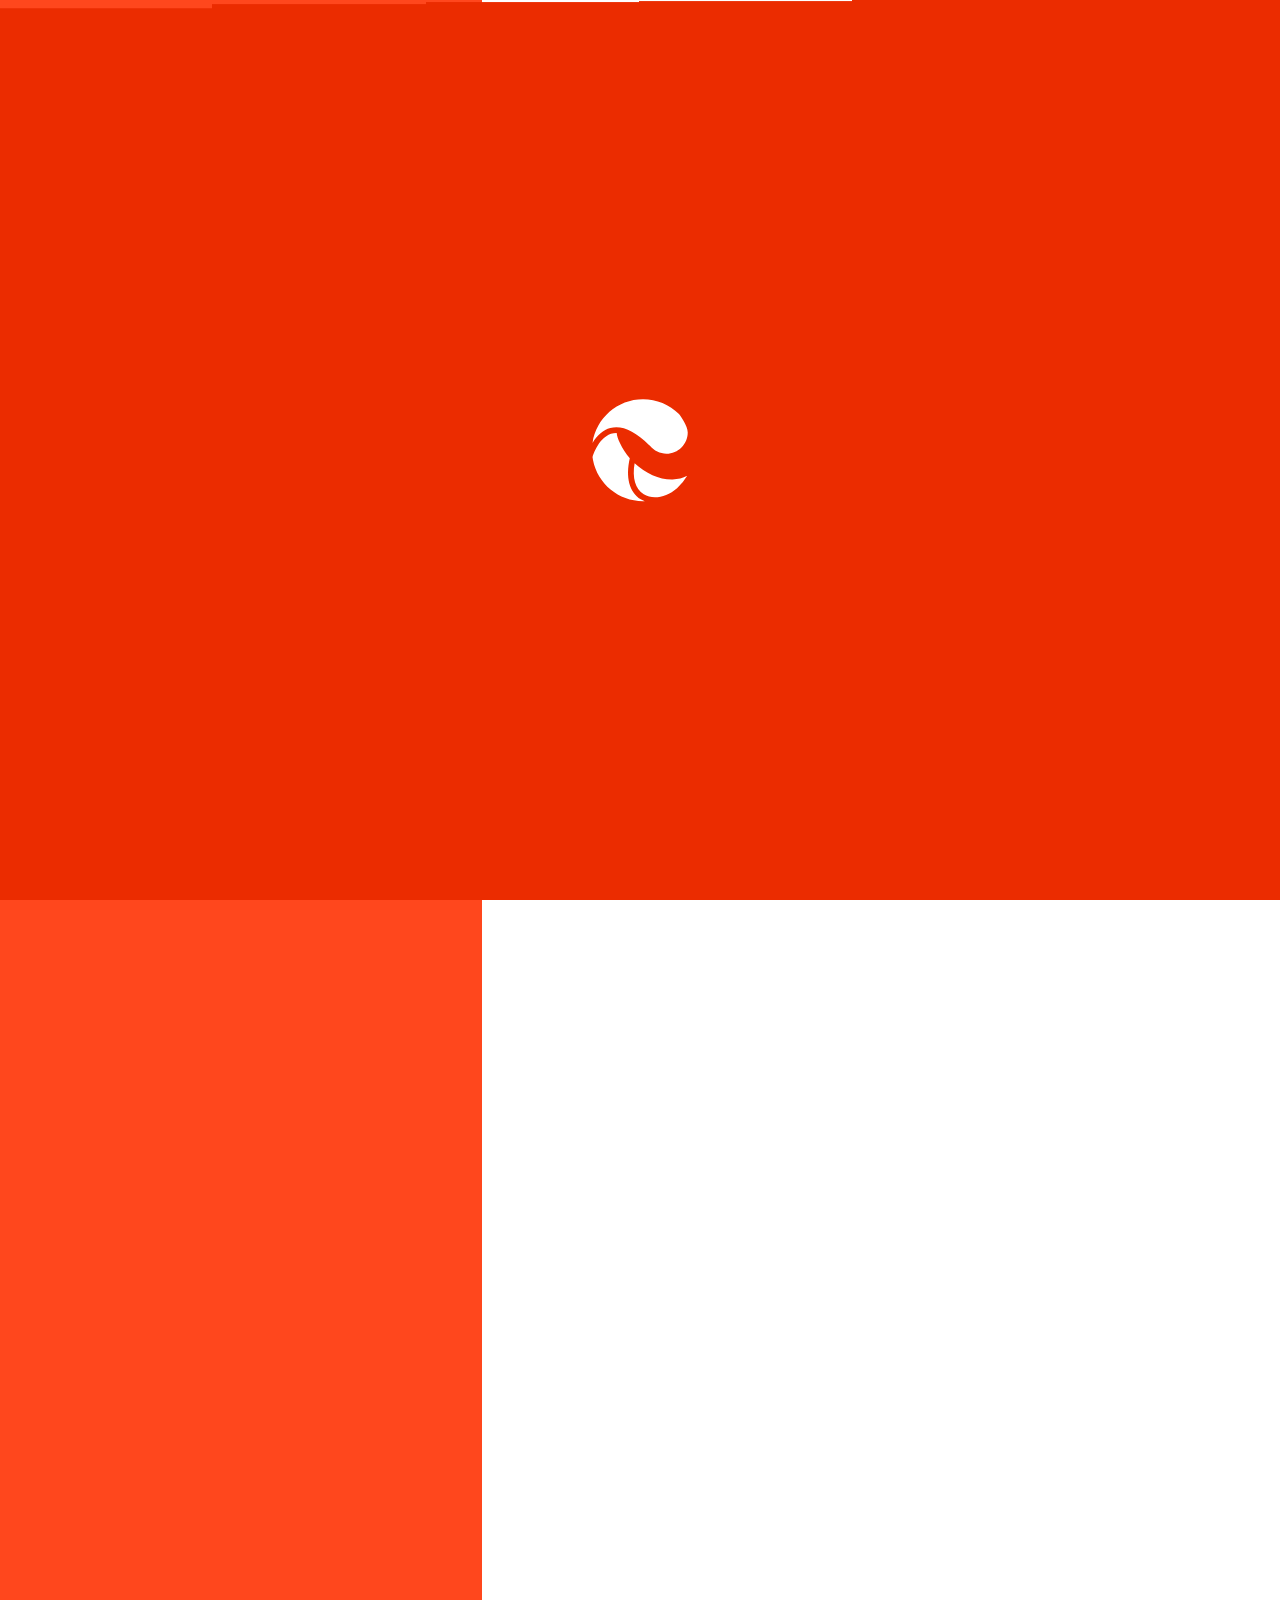
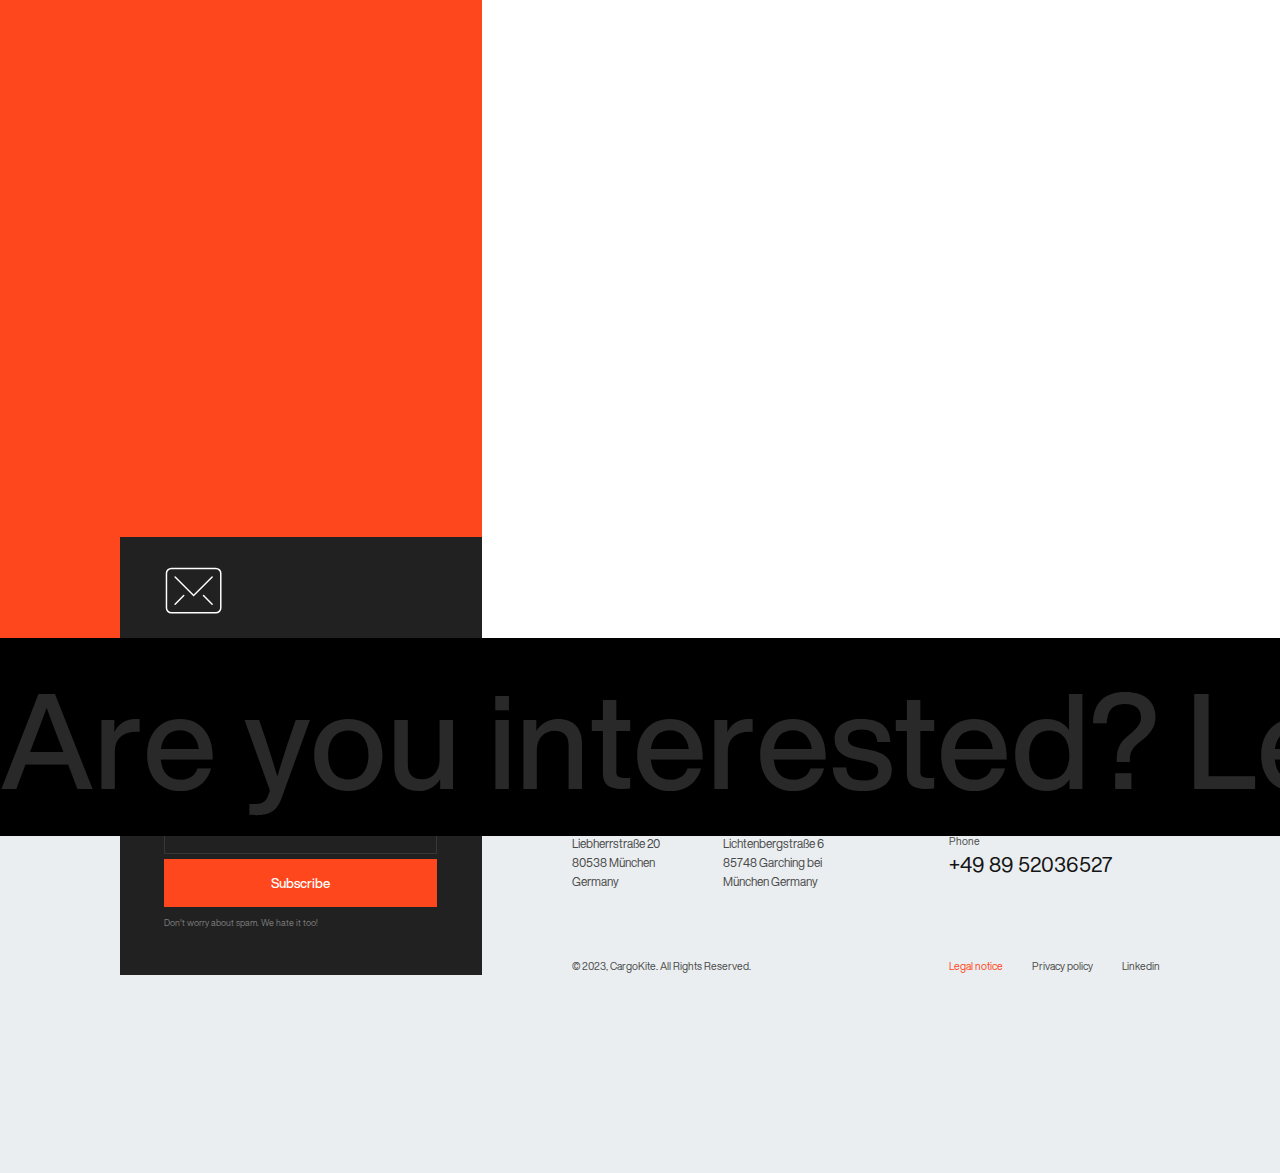
<file: legal.html>
<!DOCTYPE html><html lang="en"><head><script src="index.560bbbe6.js"></script><meta charset="utf-8"><meta name="viewport" content="width=device-width, initial-scale=1.0"><title>Legal Notice</title><meta property="og:image" content="https://s3.ap-southeast-1.amazonaws.com/assets.bearplus.io/videos/og.jpg"><meta property="og:site_name" content="Cargokite"><link rel="icon" type="image/png" sizes="32x32" href="favicon.a5ad7350.png"><meta name="description" content="Zero Emission Ocean Transportation"><link rel="stylesheet" href="index.8f2d5753.css"></head><body> <div class="wrapper" data-barba="wrapper"> <div class="popup"> <div class="popup__overlay"></div> <div class="popup__main"> <form action="#" class="popup__main-form"> <div class="popup__main-head"> <h3 class="h4 heading heading-f-lh popup__main-head-title"> Get in touch with us! </h3> <div class="popup__main-head-txt txt txt-18"> We are currently working at full speed on the development of the ship. Feel free to reach out to us if you are keen on finding out more about CargoKite. </div> </div> <div class="popup__main-contact"> <div class="popup__main-contact-label txt txt-18"> Or just wanna say hi? </div> <a href="mailto:info@cargokite.com" class="hover-un popup__main-contact-link txt txt-24"> info@cargokite.com </a> </div> <div class="popup__main-form-inner"> <div class="input-wrap"> <input type="text" class="input-field txt txt-18" name="name" placeholder="Your name" required> <div class="input-field-line"></div> </div> <div class="input-wrap"> <input type="email" class="input-field txt txt-18" name="email" placeholder="Your email" required> <div class="input-field-line"></div> </div> <div class="input-wrap textarea-wrap"> <textarea name="message" cols="30" rows="3" class="input-field txt txt-18" placeholder="Message"></textarea> <div class="input-field-line"></div> </div> </div> <div class="hidden popup__main-form-success"> <p class="popup__main-form-success-txt txt txt-24 txt-med"> Thank <span data-form-name="#">Kenny</span>, <br><br> Your message has been sent to CargoKite's inbox. We will contact you as soon as we receive it. Happy to accompany you in the future. <br><br> Thanks & Best regards, <br> Amelie Binder </p> </div> <button type="submit" class="arr-hover popup__main-submit"> <div class="popup__main-submit-inner popup__main-submit-inner-default"> <div class="h6 heading heading-bold popup__main-submit-inner-txt">Send message</div> <div class="arr-wrap arr-wrap-32"> <div class="arr-ic-main icon icon-32"> <svg width="32" height="32" viewbox="0 0 32 32" fill="none" xmlns="http://www.w3.org/2000/svg"> <path fill-rule="evenodd" clip-rule="evenodd" d="M30.4401 3.68089L3.00001 31.121L0.878693 28.9997L28.3188 1.55957L30.4401 3.68089Z" fill="currentColor"></path> <path fill-rule="evenodd" clip-rule="evenodd" d="M4.5 1.5H30.5V27.5H27.5V4.5H4.5V1.5Z" fill="currentColor"></path> </svg> </div> <div class="arr-ic-clone icon icon-32"> <svg width="32" height="32" viewbox="0 0 32 32" fill="none" xmlns="http://www.w3.org/2000/svg"> <path fill-rule="evenodd" clip-rule="evenodd" d="M30.4401 3.68089L3.00001 31.121L0.878693 28.9997L28.3188 1.55957L30.4401 3.68089Z" fill="currentColor"></path> <path fill-rule="evenodd" clip-rule="evenodd" d="M4.5 1.5H30.5V27.5H27.5V4.5H4.5V1.5Z" fill="currentColor"></path> </svg> </div> </div> </div> <a href="#" class="popup__main-submit-inner popup__main-submit-inner-success" data-popup="close"> <div class="h6 heading heading-bold popup__main-submit-inner-txt">Close the modal</div> <div class="icon icon-32"> <svg width="32" height="32" viewbox="0 0 32 32" fill="none" xmlns="http://www.w3.org/2000/svg"> <path fill-rule="evenodd" clip-rule="evenodd" d="M3.00005 0.736328L16.0001 13.7364L29.0001 0.736328L31.2629 2.99907L18.2628 15.9991L31.2629 28.9992L29.0001 31.2619L16.0001 18.2619L3.00005 31.2619L0.737305 28.9992L13.7373 15.9991L0.737305 2.99907L3.00005 0.736328Z" fill="currentColor"></path> </svg> </div> </a> <div class="popup__main-submit-aspect"></div> </button> </form> <a href="#" class="popup__close" data-popup="close"> <div class="icon icon-32"> <svg width="32" height="32" viewbox="0 0 32 32" fill="none" xmlns="http://www.w3.org/2000/svg"> <path d="M25.1924 6.80664L6.80762 25.1914M6.80762 6.80664L25.1924 25.1914" stroke="currentColor" stroke-width="1.5" stroke-linecap="round" stroke-linejoin="round"></path> </svg> </div> </a> </div> </div> <div class="trans__wrapper"> <div class="trans__logo"> <img src="logo-icon.d27d677b.svg" alt="Logo icon" width="146" height="146"> </div> <div class="trans__inner"> <div class="trans__item"></div> <div class="trans__item"></div> <div class="trans__item"></div> <div class="trans__item"></div> <div class="trans__item"></div> <div class="trans__item"></div> </div> <div class="trans__home"> <div class="trans__home-inner"> <div class="container grid"> <div class="trans__count"> <div class="trans__count-number"> <div class="trans__count-value">00</div> <span class="trans__count-percent"> % </span> </div> <div class="trans__count-bar"> <div class="trans__count-bar-inner"></div> </div> </div> <h1 class="h1 heading home-hero__title"> Zero Emission Ocean Transportation </h1> <div class="home-hero__backer"> <div class="home-hero__backer-label txt txt-12"> Backed by these top-tier investors: </div> <div class="home-hero__backer-inner"> <div class="hidden home-hero__backer-item"> <img srcset="backer-lowercarbon.36271b41.svg" alt="lowercarbon" loading="lazy" width="172" height="25"> </div> <div class="home-hero__backer-item"> <img src="backer-sosv.8bdc0b13.svg" alt="sosv" loading="lazy" width="50" height="22"> </div> <div class="home-hero__backer-item"> <img src="backer-fttf.ab1d4494.svg" alt="fttf" loading="lazy" width="206" height="24"> </div> </div> </div> </div> </div> </div> </div> <header class="header"> <div class="container"> <a href="./" class="header__logo"> <svg width="168" height="32" viewbox="0 0 168 32" fill="none" xmlns="http://www.w3.org/2000/svg"> <path d="M37.6538 15.322C37.6538 14.1039 37.8683 12.8858 38.2973 11.6754C38.7263 10.4649 39.3469 9.38472 40.1743 8.4271C40.994 7.47713 41.9976 6.69571 43.1927 6.09815C44.3878 5.50059 45.7438 5.19415 47.2684 5.19415C49.0764 5.19415 50.6239 5.60785 51.9033 6.43523C53.1827 7.26262 54.1326 8.3275 54.7608 9.62221L53.558 10.3117C53.198 9.60689 52.769 9.01699 52.2863 8.53435C51.8037 8.05937 51.2751 7.66866 50.7158 7.37754C50.1566 7.07876 49.5667 6.86425 48.9538 6.73401C48.3409 6.60378 47.7433 6.53483 47.1534 6.53483C45.8587 6.53483 44.7096 6.7953 43.7213 7.32391C42.7331 7.84486 41.8903 8.52669 41.2008 9.3694C40.5114 10.2121 39.9981 11.1544 39.6457 12.2193C39.2933 13.2765 39.1171 14.3414 39.1171 15.4063C39.1171 16.609 39.3239 17.7505 39.7453 18.8384C40.1666 19.9263 40.7335 20.8839 41.4613 21.7113C42.1891 22.5387 43.0472 23.2052 44.0354 23.7031C45.0237 24.2011 46.0962 24.4462 47.2377 24.4462C47.8506 24.4462 48.4788 24.3696 49.1223 24.2164C49.7735 24.0632 50.3941 23.8257 50.984 23.5039C51.5738 23.1822 52.1254 22.7685 52.6464 22.2629C53.1597 21.7572 53.5887 21.1597 53.9334 20.4778L55.1898 21.0754C54.8451 21.8415 54.3778 22.5157 53.7879 23.1056C53.198 23.6955 52.5391 24.1934 51.8113 24.5918C51.0835 24.9902 50.3174 25.289 49.5054 25.4958C48.6933 25.695 47.8966 25.7946 47.1151 25.7946C45.7208 25.7946 44.4491 25.4881 43.3 24.8753C42.1432 24.2624 41.1472 23.4733 40.3122 22.485C39.4695 21.5044 38.8183 20.3859 38.351 19.1372C37.8913 17.8961 37.6538 16.6244 37.6538 15.322Z" fill="white"></path> <path d="M62.0235 25.9095C61.334 25.9095 60.6981 25.7869 60.1082 25.5494C59.5183 25.3119 58.9974 24.9902 58.553 24.5765C58.101 24.1628 57.7563 23.6802 57.5111 23.1209C57.266 22.5617 57.1357 21.9564 57.1357 21.3052C57.1357 20.6541 57.289 20.0642 57.5954 19.5279C57.9018 18.9916 58.3232 18.532 58.8671 18.1413C59.4111 17.7505 60.0622 17.4441 60.8283 17.2296C61.5944 17.0074 62.4295 16.9002 63.3488 16.9002C64.1532 16.9002 64.9576 16.9691 65.762 17.1147C66.5741 17.2602 67.3019 17.4518 67.9531 17.7046V16.249C67.9531 14.8394 67.5547 13.7209 66.7503 12.8858C65.9459 12.0584 64.8657 11.6447 63.4867 11.6447C62.7589 11.6447 61.9928 11.7979 61.1807 12.1044C60.3687 12.4108 59.549 12.8475 58.7062 13.4221L58.1623 12.4491C60.0699 11.1544 61.8779 10.5032 63.594 10.5032C65.3866 10.5032 66.7963 11.0242 67.8305 12.0584C68.8571 13.1003 69.378 14.5329 69.378 16.3639V23.6265C69.378 24.1015 69.5849 24.339 70.0062 24.339V25.6261C69.9143 25.6414 69.807 25.6567 69.7074 25.672C69.6002 25.6797 69.5083 25.6873 69.4393 25.6873C69.0563 25.6873 68.7498 25.5571 68.5276 25.3043C68.2978 25.0438 68.1676 24.7374 68.1293 24.3773V23.1362C67.4398 24.0326 66.5664 24.7221 65.5016 25.197C64.4214 25.6644 63.2645 25.9095 62.0235 25.9095ZM62.3146 24.7604C63.4178 24.7604 64.4367 24.5535 65.3637 24.1322C66.2906 23.7108 66.9954 23.1592 67.4934 22.4697C67.7999 22.0713 67.9531 21.6883 67.9531 21.3282V18.7005C67.2636 18.4324 66.5511 18.2332 65.808 18.1029C65.0649 17.9727 64.2911 17.9038 63.4944 17.9038C62.7513 17.9038 62.0771 17.988 61.4642 18.1489C60.8513 18.3098 60.3304 18.532 59.8937 18.8231C59.457 19.1065 59.1199 19.4589 58.8748 19.865C58.6373 20.2787 58.5147 20.7307 58.5147 21.221C58.5147 21.7189 58.6067 22.1863 58.7982 22.6229C58.9897 23.0596 59.2578 23.435 59.6026 23.7491C59.9473 24.0632 60.3534 24.3084 60.8207 24.4922C61.2803 24.6761 61.7783 24.7604 62.3146 24.7604Z" fill="white"></path> <path d="M80.7623 12.0354C79.4293 12.0737 78.2571 12.4721 77.2612 13.2229C76.2576 13.9736 75.5605 15.0079 75.1621 16.3256V25.6184H73.7295V10.7484H75.1008V14.4103C75.6141 13.3608 76.2959 12.5104 77.1463 11.8515C77.9967 11.1927 78.9083 10.8173 79.8813 10.7177C80.0728 10.7024 80.2413 10.6871 80.3946 10.6871C80.5478 10.6871 80.6704 10.6871 80.77 10.6871V12.0354H80.7623Z" fill="white"></path> <path d="M88.7374 25.8482C87.7108 25.8482 86.7608 25.6337 85.9028 25.2047C85.0448 24.7757 84.3017 24.2011 83.6888 23.4886C83.0682 22.7762 82.5856 21.9564 82.2332 21.0448C81.8808 20.1331 81.7046 19.1832 81.7046 18.2102C81.7046 17.199 81.8731 16.226 82.2026 15.2914C82.5396 14.3567 83.007 13.5293 83.6198 12.8169C84.2327 12.1044 84.9605 11.5375 85.8109 11.1161C86.6613 10.6948 87.5959 10.4879 88.6301 10.4879C89.9248 10.4879 91.0587 10.825 92.0163 11.5068C92.9816 12.181 93.7936 13.0084 94.4602 13.9813V10.7484H95.7778V25.9095C95.7778 26.9208 95.5863 27.8094 95.2033 28.5679C94.8202 29.334 94.3146 29.9622 93.6711 30.4678C93.0352 30.9734 92.2921 31.3565 91.4417 31.6093C90.5913 31.8698 89.7027 31.9923 88.768 31.9923C87.91 31.9923 87.1362 31.9081 86.4544 31.7472C85.7649 31.5863 85.1597 31.3565 84.6388 31.0577C84.1178 30.7589 83.6505 30.3989 83.2368 29.9698C82.8231 29.5408 82.4707 29.0658 82.1642 28.5526L83.1372 27.8937C83.7271 28.905 84.5315 29.6404 85.5428 30.1077C86.554 30.5751 87.6342 30.8049 88.7757 30.8049C89.5418 30.8049 90.2619 30.6976 90.9361 30.4908C91.6103 30.2839 92.2002 29.9698 92.7058 29.5638C93.2114 29.1501 93.6098 28.6445 93.9086 28.0316C94.2073 27.4187 94.3529 26.7063 94.3529 25.8865V22.6229C93.74 23.5959 92.9356 24.3696 91.9244 24.9519C90.9054 25.5571 89.8482 25.8482 88.7374 25.8482ZM89.0821 24.6225C89.7103 24.6225 90.3232 24.4999 90.9284 24.2624C91.526 24.0249 92.0699 23.7108 92.5602 23.3354C93.0429 22.9524 93.4489 22.5233 93.763 22.0484C94.0771 21.5734 94.2763 21.0984 94.3529 20.6158V15.728C94.1231 15.1535 93.8166 14.6249 93.4412 14.1422C93.0582 13.6596 92.6292 13.2382 92.1389 12.9011C91.6562 12.5564 91.1276 12.2883 90.5684 12.0891C90.0091 11.8899 89.4422 11.7903 88.8676 11.7903C87.9713 11.7903 87.1669 11.9818 86.4621 12.3649C85.7573 12.7479 85.1597 13.2459 84.6771 13.8511C84.1944 14.464 83.819 15.1535 83.5585 15.9272C83.2981 16.701 83.1755 17.4747 83.1755 18.2562C83.1755 19.1142 83.3287 19.9263 83.6352 20.6847C83.9416 21.4508 84.363 22.125 84.8916 22.7149C85.4278 23.3048 86.056 23.7721 86.7762 24.1168C87.4886 24.4463 88.2624 24.6225 89.0821 24.6225Z" fill="white"></path> <path d="M106.473 25.9095C105.423 25.9095 104.458 25.7027 103.569 25.2966C102.68 24.8829 101.914 24.3313 101.263 23.6265C100.612 22.9217 100.106 22.102 99.7462 21.1673C99.3861 20.2327 99.2023 19.2521 99.2023 18.2179C99.2023 17.1683 99.3861 16.18 99.7615 15.2454C100.137 14.3108 100.643 13.491 101.294 12.7862C101.945 12.0814 102.711 11.5221 103.6 11.1161C104.488 10.7101 105.446 10.5032 106.473 10.5032C107.499 10.5032 108.457 10.7101 109.33 11.1161C110.203 11.5298 110.977 12.0814 111.636 12.7862C112.295 13.491 112.808 14.3108 113.184 15.2454C113.559 16.18 113.743 17.1683 113.743 18.2179C113.743 19.2444 113.559 20.2327 113.184 21.1673C112.808 22.102 112.303 22.9217 111.651 23.6265C111 24.3313 110.234 24.8906 109.345 25.2966C108.464 25.7027 107.507 25.9095 106.473 25.9095ZM100.643 18.2715C100.643 19.1525 100.796 19.9722 101.102 20.746C101.409 21.5198 101.822 22.1939 102.343 22.7608C102.864 23.3354 103.485 23.7874 104.19 24.1168C104.894 24.4539 105.645 24.6148 106.45 24.6148C107.254 24.6148 108.005 24.4463 108.71 24.1168C109.414 23.7874 110.035 23.3201 110.571 22.7302C111.107 22.1403 111.521 21.4585 111.828 20.6847C112.134 19.9109 112.287 19.0759 112.287 18.1796C112.287 17.3062 112.134 16.4788 111.828 15.7051C111.521 14.9313 111.1 14.2571 110.571 13.6749C110.035 13.0927 109.422 12.633 108.725 12.2882C108.028 11.9435 107.277 11.775 106.48 11.775C105.676 11.775 104.925 11.9435 104.22 12.2882C103.515 12.633 102.903 13.1003 102.374 13.6902C101.853 14.2801 101.432 14.9696 101.118 15.7663C100.796 16.5554 100.643 17.3905 100.643 18.2715Z" fill="white"></path> <path d="M117.229 25.6184V5.33973H120.431V15.7817L129.984 5.30908H133.531L125.526 14.2878L133.991 25.6184H130.413L123.549 16.2643L120.431 19.4973V25.6184H117.229Z" fill="white"></path> <path d="M135.707 8.20496V4.74219H138.856V8.20496H135.707ZM135.707 25.6184V10.6641H138.856V25.6261H135.707V25.6184Z" fill="white"></path> <path d="M150.952 24.8523C150.554 25.0438 150.002 25.2583 149.29 25.4958C148.585 25.7333 147.834 25.8559 147.03 25.8559C146.532 25.8559 146.065 25.7869 145.628 25.6567C145.191 25.5264 144.801 25.3272 144.471 25.0591C144.134 24.791 143.874 24.4462 143.682 24.0172C143.491 23.5882 143.399 23.0672 143.399 22.462V13.0926H141.422V10.6641H143.399V5.74573H146.547V10.6641H149.811V13.0926H146.547V21.4431C146.586 21.9794 146.754 22.3624 147.045 22.5999C147.344 22.8374 147.704 22.96 148.148 22.96C148.585 22.96 149.006 22.8834 149.405 22.7302C149.803 22.5769 150.102 22.4544 150.293 22.3548L150.952 24.8523Z" fill="white"></path> <path d="M159.533 25.9095C158.368 25.9095 157.311 25.7026 156.361 25.2966C155.411 24.8829 154.591 24.3313 153.917 23.6265C153.243 22.9217 152.714 22.102 152.347 21.1673C151.971 20.2327 151.787 19.2444 151.787 18.1949C151.787 17.1453 151.971 16.1494 152.347 15.2071C152.722 14.2648 153.243 13.4297 153.917 12.7172C154.591 12.0048 155.411 11.4379 156.361 11.0318C157.311 10.6181 158.384 10.4189 159.563 10.4189C160.728 10.4189 161.777 10.6258 162.727 11.0471C163.67 11.4685 164.474 12.0278 165.141 12.7172C165.807 13.4144 166.32 14.2265 166.673 15.1458C167.025 16.0728 167.201 17.038 167.201 18.0493C167.201 18.2791 167.194 18.4936 167.171 18.6928C167.148 18.892 167.132 19.0606 167.109 19.1908H155.128C155.181 19.8573 155.342 20.4625 155.603 20.9911C155.863 21.5197 156.192 21.9871 156.606 22.3778C157.012 22.7685 157.48 23.0673 158.008 23.2818C158.529 23.4886 159.081 23.5959 159.655 23.5959C160.077 23.5959 160.49 23.5422 160.896 23.435C161.31 23.3277 161.685 23.1745 162.023 22.9753C162.367 22.7761 162.674 22.531 162.942 22.2475C163.21 21.9641 163.417 21.65 163.57 21.3052L166.259 22.079C165.746 23.2052 164.888 24.1245 163.7 24.8369C162.497 25.5494 161.111 25.9095 159.533 25.9095ZM164.076 17.0151C164.022 16.3869 163.861 15.8046 163.601 15.2684C163.34 14.7321 163.011 14.2801 162.612 13.9124C162.214 13.537 161.747 13.2535 161.21 13.039C160.674 12.8322 160.115 12.7249 159.525 12.7249C158.935 12.7249 158.376 12.8322 157.855 13.039C157.334 13.2459 156.867 13.537 156.468 13.9124C156.07 14.2878 155.74 14.7397 155.495 15.2684C155.25 15.8046 155.097 16.3869 155.036 17.0151H164.076Z" fill="white"></path> <path d="M24.0709 24.0862C20.248 24.2011 15.9962 22.3548 12.6407 19.2138C11.8822 23.6265 12.8475 26.9821 15.3833 28.5372C18.1413 30.2303 22.1556 29.5025 25.3809 26.7216C26.5914 25.6414 27.6103 24.385 28.4223 22.983C27.1353 23.6648 25.672 24.0402 24.0709 24.0862Z" fill="white"></path> <path d="M11.1927 17.6892C10.0053 16.3179 9.017 14.8087 8.26622 13.2076C7.64568 11.8822 7.31626 10.8863 7.26263 10.1355C7.23965 10.1355 7.209 10.1355 7.18602 10.1355C2.50515 10.1355 0.421355 16.0345 0.030644 17.2832C0.015322 17.3139 0.007661 17.3445 0 17.3751L0.145559 18.2715C1.5322 25.4192 7.85252 30.6287 15.1688 30.6287C15.3526 30.6287 15.5288 30.621 15.7127 30.6134C15.2837 30.4448 14.8777 30.2533 14.4793 30.0081C11.0625 27.909 9.87503 23.4273 11.1927 17.6892Z" fill="white"></path> <path d="M28.5909 9.97462C28.5909 8.03639 26.4305 5.01796 25.9632 4.4587C23.075 1.58583 19.2445 0 15.1688 0C7.4695 0 1.08023 5.70745 0.00769043 13.108C1.43264 10.7331 3.27128 9.18554 5.32442 8.63395C8.72591 7.72229 12.6407 9.43069 16.9538 13.7055C16.9998 13.7515 17.0458 13.7975 17.0994 13.8434L17.2449 13.9966C18.463 15.4982 20.271 16.3562 22.2016 16.3562C25.7257 16.3562 28.5909 13.491 28.5909 9.97462Z" fill="#FF471D" class="cl-orange"></path> </svg> </a> <div class="header__links"> <a href="./" class="header__link txt txt-16" data-link="home">Home.</a> <a href="about.html" class="header__link txt txt-16" data-link="about">About us.</a> <a href="tech.html" class="header__link txt txt-16" data-link="tech">Technology.</a> <a href="about.html#job" class="header__link txt txt-16" data-link="job">Career.</a> <a href="news.html" class="header__link txt txt-16" data-link="news">News & Media.</a> </div> <div class="header_act"> <a href="#" class="btn btn-pri header__btn" data-popup="contact"> <div class="txt txt-16 txt-med"> Get in touch </div> </a> </div> <a href="#" class="header__toggle"> <span class="header__toggle-icon header__toggle-icon-1"></span> <span class="header__toggle-icon header__toggle-icon-2"></span> <span class="header__toggle-icon header__toggle-icon-3"></span> </a> <nav class="header__nav" data-lenis-prevent> <ul> <li class="header__nav-item"><a href="/" data-link="home" class="header__nav-link txt txt-16 txt-med">Home.</a></li> <li class="header__nav-item"><a href="about.html" data-link="about" class="header__nav-link txt txt-16 txt-med">About.</a></li> <li class="header__nav-item"><a href="tech.html" data-link="tech" class="header__nav-link txt txt-16 txt-med">Technology.</a></li> <li class="header__nav-item"><a href="about.html#job" data-link="job" class="header__nav-link txt txt-16 txt-med">Career.</a></li> <li class="header__nav-item"><a href="news.html" data-link="news" class="header__nav-link txt txt-16 txt-med">News & Media.</a></li> <li class="header__nav-item"> <a href="#" class="h6 header__nav-cta heading" data-popup="contact"> Get in touch <div class="arr-ic-main icon"> <svg width="32" height="32" viewbox="0 0 32 32" fill="none" xmlns="http://www.w3.org/2000/svg"> <path fill-rule="evenodd" clip-rule="evenodd" d="M30.4401 3.68089L3.00001 31.121L0.878693 28.9997L28.3188 1.55957L30.4401 3.68089Z" fill="white"></path> <path fill-rule="evenodd" clip-rule="evenodd" d="M4.5 1.5H30.5V27.5H27.5V4.5H4.5V1.5Z" fill="white"></path> </svg> </div> </a></li> </ul> </nav> </div> </header> <div class="main" data-barba="container" data-barba-namespace="privacy" data-header="mix" data-namespace="legal"> <section class="priv-hero"> <div class="container grid"> <div class="priv-hero__nav"> <div class="priv-hero__nav-inner"> <div class="h6 heading heading-bold priv-hero__nav-label"> Navigation </div> <div class="priv-hero__nav-toc" data-lenis-prevent> <a href="#" class="priv-hero__nav-toc-item" data-toc="item"> <div class="priv-hero__nav-toc-item-txt txt txt-14 txt-med" data-toc="title"> Registered office </div> <div class="priv-hero__nav-toc-item-num txt txt-14 txt-med" data-toc="number"> 01 </div> <div class="priv-hero__nav-toc-item-line"></div> </a> </div> </div> </div> <div class="priv-hero__content"> <h1 class="h1 heading priv-hero__title"> Legal Notice </h1> <div class="priv-hero__main"> <div class="priv-hero__main-richtext"> <p class="txt txt-18"> Information according to §5 TMG </p> <h2 class="h6 heading"> Registered office </h2> <p class="txt txt-18"> CargoKite GmbH <br>Liebherrstraße 20 <br>80538 München <br>Germany </p> <h2 class="h6 heading"> Postal and visitor address </h2> <p class="txt txt-18"> CargoKite GmbH <br>Lichtenbergstraße 6 <br>85748 Garching bei München <br>Germany </p> <h2 class="h6 heading"> Contact </h2> <p class="txt txt-18"> E-mail: <a href="mailto:info@cargokite.com">info@cargokite.com</a><br> Phone: <a href="tel:+49 89 52036527">+49 89 52036527</a> </p> <p class="txt txt-18"> Managing directors: Amelie Binder, Marcus Bischoff, Tim Linnenweber </p> <h2 class="h6 heading"> Registry entry </h2> <p class="txt txt-18"> Registry court: Amtsgericht München <br>Registry number: HRB 273489 <br>VAT ID according to gemäß §27a Umsatzsteuergesetz: DE352659772 </p> <h2 class="h6 heading"> Disclaimer: </h2> <h2 class="h6 heading"> Liability for content </h2> <p class="txt txt-18"> The content of our pages have been created with the utmost care. However, we cannot guarantee the accuracy, completeness and timeliness of the content. As a service provider, we are responsible for our own content on these pages in accordance with the general laws pursuant to § 7 Para.1 TMG. According to §§ 8 to 10 TMG, however, we are not obligated as a service provider to monitor transmitted or stored third-party information or to investigate circumstances that indicate illegal activity. Obligations to remove or block the use of information under the general laws remain unaffected. However, liability in this regard is only possible from the point in time at which a concrete infringement of the law becomes known. If we become aware of any such infringements, we will remove the relevant content immediately. </p> <h2 class="h6 heading"> Liability for links </h2> <p class="txt txt-18"> Our offer contains links to external websites of third parties, on whose content we have no influence. Therefore, we cannot assume any liability for these external content. The respective provider or operator of the pages is always responsible for the content of the linked pages. The linked pages were checked for possible legal violations at the time of linking. Illegal content was not recognizable at the time of linking. However, a permanent control of the content of the linked pages is not reasonable without concrete evidence of a violation of the law. If we become aware of any infringements, we will remove such links immediately. </p> <h2 class="h6 heading"> Copyright </h2> <p class="txt txt-18"> The content and works created by the site operators on these pages are subject to German copyright law. Duplication, processing, distribution, or any form of commercialization of such material beyond the scope of the copyright law shall require the prior written consent of its respective author or creator. Downloads and copies of this site are only permitted for private, non-commercial use. Insofar as the content on this site was not created by the operator, the copyrights of third parties are respected. In particular, third-party content is identified as such. Should you nevertheless become aware of a copyright infringement, please inform us accordingly. If we become aware of any infringements, we will remove such content immediately. </p> <h2 class="h6 heading"> Image sources: </h2> <p class="txt txt-18"> Unsplash - Chuttersnap </p> </div> </div> </div> </div> </section> </div> <footer class="footer"> <div class="container grid"> <div class="footer__form-wrap"> <div class="footer__form-icon icon icon-80"> <svg width="80" height="80" viewbox="0 0 80 80" fill="none" xmlns="http://www.w3.org/2000/svg"> <path d="M65 21.667L40 46.667L15 21.667" stroke="white" stroke-width="2" stroke-miterlimit="10" stroke-linecap="round"></path> <path d="M70 10H9.99998C6.31808 10 3.33331 12.9848 3.33331 16.6667V63.3333C3.33331 67.0152 6.31808 70 9.99998 70H70C73.6819 70 76.6666 67.0152 76.6666 63.3333V16.6667C76.6666 12.9848 73.6819 10 70 10Z" stroke="white" stroke-width="2" stroke-miterlimit="10" stroke-linecap="square"></path> <path d="M26.6667 46.667L15 58.3337" stroke="white" stroke-width="2" stroke-miterlimit="10" stroke-linecap="round"></path> <path d="M53.3333 46.667L65 58.3337" stroke="white" stroke-width="2" stroke-miterlimit="10" stroke-linecap="round"></path> </svg> </div> <div class="footer__form-title h4 heading heading-f-lh"> Subscribe to Newsletters </div> <div class="footer__form-sub txt txt-16"> Want to stay up to date? <br>Sign up for CargoKite's biannual update. </div> <form action="#" class="footer__form-main"> <div class="input-wrap"> <input type="email" name="email" class="input-field txt txt-16" placeholder="Enter your email" required> </div> <button class="btn btn-lg btn-pri input-submit" type="submit"> <div class="input-submit-icon"> <div class="icon icon-20"> <svg width="20" height="20" viewbox="0 0 20 20" fill="none" xmlns="http://www.w3.org/2000/svg"> <path d="M4.59961 9.40169L8.39974 13.2018L16 5.60156" stroke="currentColor" stroke-width="1.5" stroke-miterlimit="10" stroke-linecap="round" stroke-linejoin="round"></path> </svg> </div> </div> <span class="input-submit-txt txt txt-18 txt-med"> Subscribe </span> <span class="input-submit-txt-tail txt txt-18 txt-med"> d </span> </button> </form> <div class="footer__form-caption txt txt-12"> Don't worry about spam. We hate it too! </div> </div> <div class="footer__main"> <div class="footer__links"> <a href="./" class="footer__link txt txt-20 txt-med" data-link="home">Home.</a> <a href="about.html" class="footer__link tag-wrap txt txt-20 txt-med" data-link="about"> About. <span class="tag-link"> we're hiring </span> </a> <a href="tech.html" class="footer__link txt txt-20 txt-med" data-link="tech">Technology.</a> <a href="news.html" class="footer__link txt txt-20 txt-med" data-link="news">News & Media.</a> <a href="#" data-popup="contact" class="footer__link txt txt-20 txt-med" data-link="contact">Get in touch.</a> </div> <div class="footer__info footer__info-mid grid"> <div class="footer__info-addr grid"> <div class="footer__info-addr-grp"> <div class="footer__info-addr-label txt txt-16"> Head office </div> <div class="footer__info-addr-txt txt txt-16"> CargoKite GmbH <br> Liebherrstraße 20 <br> 80538 München <br> Germany </div> </div> <div class="footer__info-addr-grp"> <div class="footer__info-addr-label txt txt-16"> Postal & Visitor address </div> <div class="footer__info-addr-txt txt txt-16"> CargoKite GmbH <br>Lichtenbergstraße 6 <br>85748 Garching bei <br>München Germany </div> </div> </div> <div class="footer__info-contact"> <div class="footer__info-contact-grp"> <div class="footer__info-contact-label txt txt-14"> Email </div> <a href="mailto:info@cargokite.com" class="footer__info-contact-link txt txt-28"> info@cargokite.com </a> </div> <div class="footer__info-contact-grp"> <div class="footer__info-contact-label txt txt-14"> Phone </div> <a href="tel:+49 89 52036527" class="footer__info-contact-link txt txt-28"> +49 89 52036527 </a> </div> </div> </div> <div class="footer__info grid"> <div class="footer__info-copy txt txt-14"> © 2023, CargoKite. All Rights Reserved. </div> <div class="footer__info-legal"> <a href="legal.html" class="footer__info-legal-link txt txt-14" data-link="legal"> Legal notice </a> <a href="privacy.html" class="footer__info-legal-link txt txt-14" data-link="privacy"> Privacy policy </a> <a href="https://www.linkedin.com/company/cargokite/" class="footer__info-legal-link txt txt-14"> Linkedin </a> </div> </div> </div> </div> <a href="#" class="footer__marquee" data-popup="contact"> <div class="footer__marquee-wrap"> <div class="footer__marquee-item heading"> Are you interested? Let's discuss today! </div> <div class="footer__marquee-item heading"> Are you interested? Let's discuss today! </div> </div> <div class="footer__cursor"> <div class="arr-hover footer__cursor-main"> <div class="footer__cursor-txt txt-20 txt-bold"> Say Hi! </div> <div class="arr-wrap arr-wrap-24"> <div class="arr-ic-main icon icon-24"> <svg width="24" height="24" viewbox="0 0 24 24" fill="none" xmlns="http://www.w3.org/2000/svg"> <path fill-rule="evenodd" clip-rule="evenodd" d="M22.8301 2.76091L2.25005 23.341L0.659058 21.75L21.2392 1.16992L22.8301 2.76091Z" fill="currentColor"></path> <path fill-rule="evenodd" clip-rule="evenodd" d="M3.375 1.125H22.875V20.625H20.625V3.375H3.375V1.125Z" fill="currentColor"></path> </svg> </div> <div class="arr-ic-clone icon icon-24"> <svg width="24" height="24" viewbox="0 0 24 24" fill="none" xmlns="http://www.w3.org/2000/svg"> <path fill-rule="evenodd" clip-rule="evenodd" d="M22.8301 2.76091L2.25005 23.341L0.659058 21.75L21.2392 1.16992L22.8301 2.76091Z" fill="currentColor"></path> <path fill-rule="evenodd" clip-rule="evenodd" d="M3.375 1.125H22.875V20.625H20.625V3.375H3.375V1.125Z" fill="currentColor"></path> </svg> </div> </div> </div> </div> </a> </footer> </div> <script src="index.f0e0eaa0.js" defer></script> </body></html>
</file>
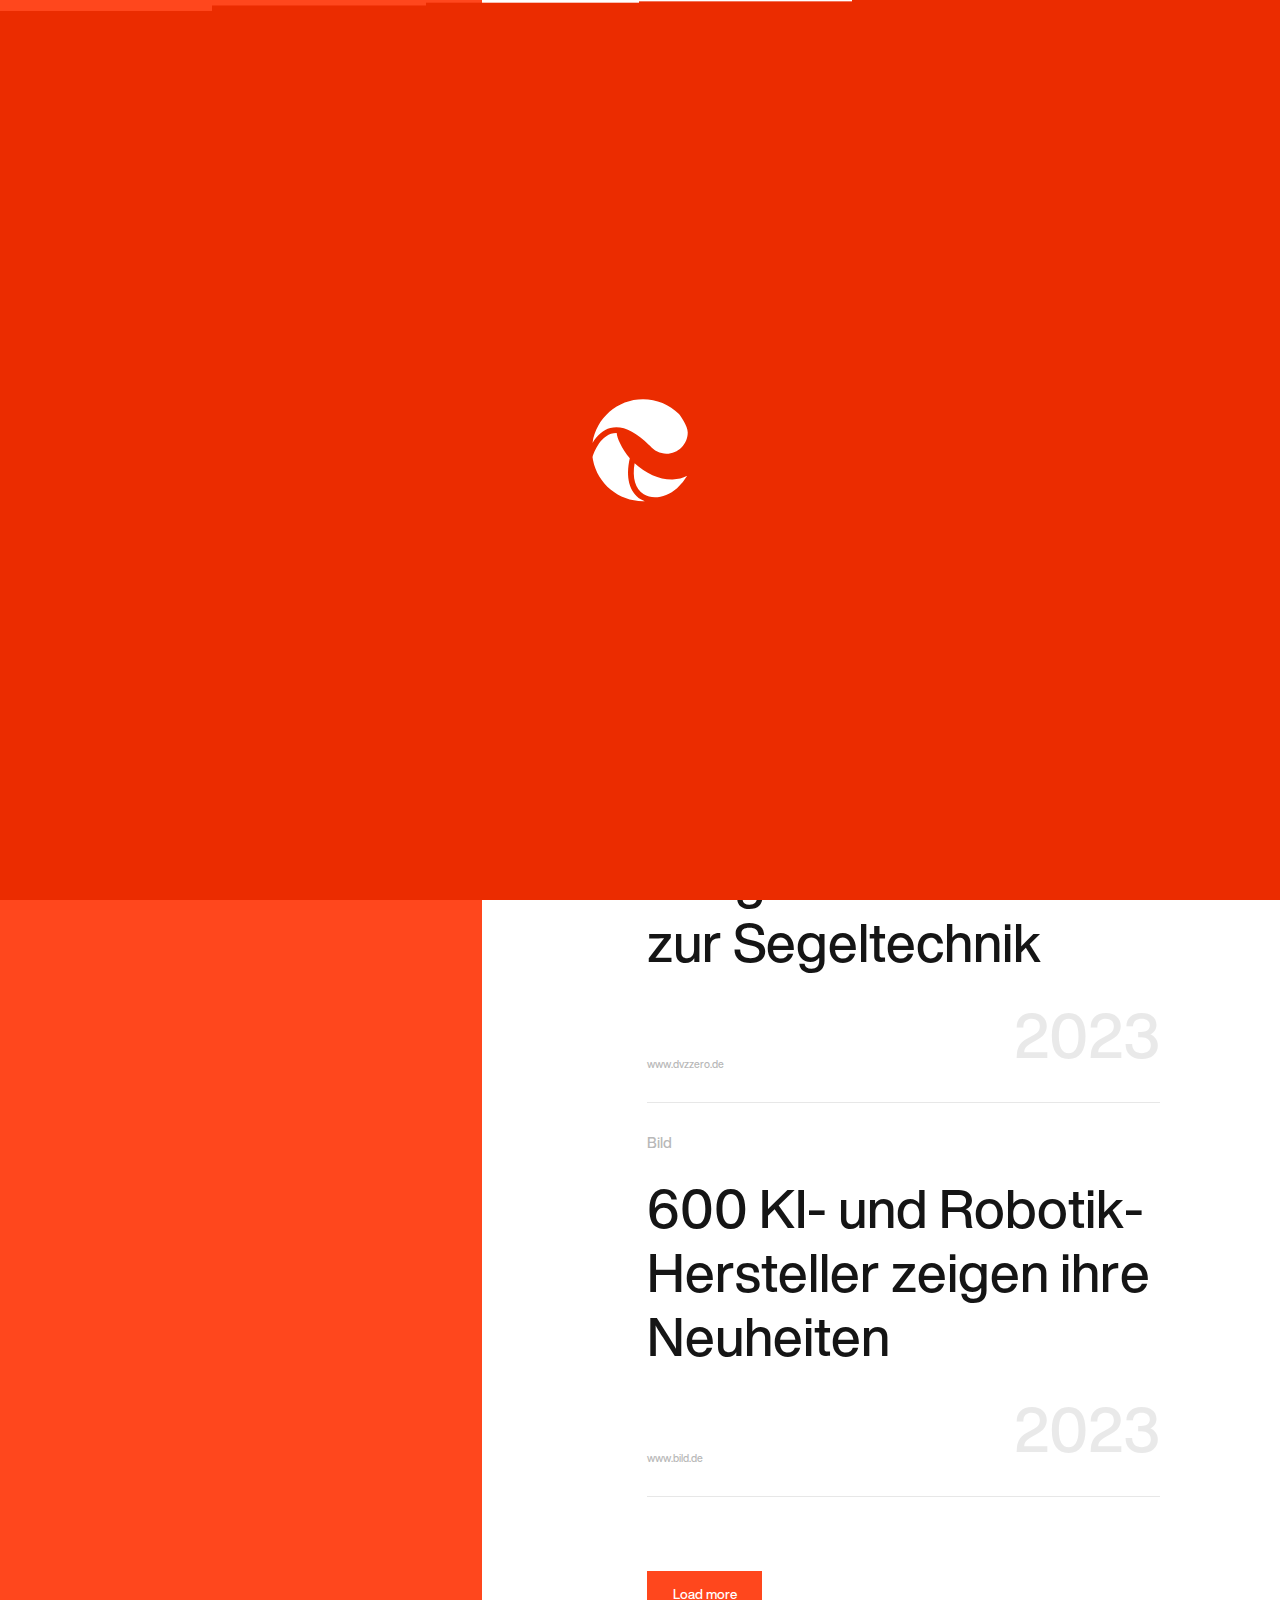
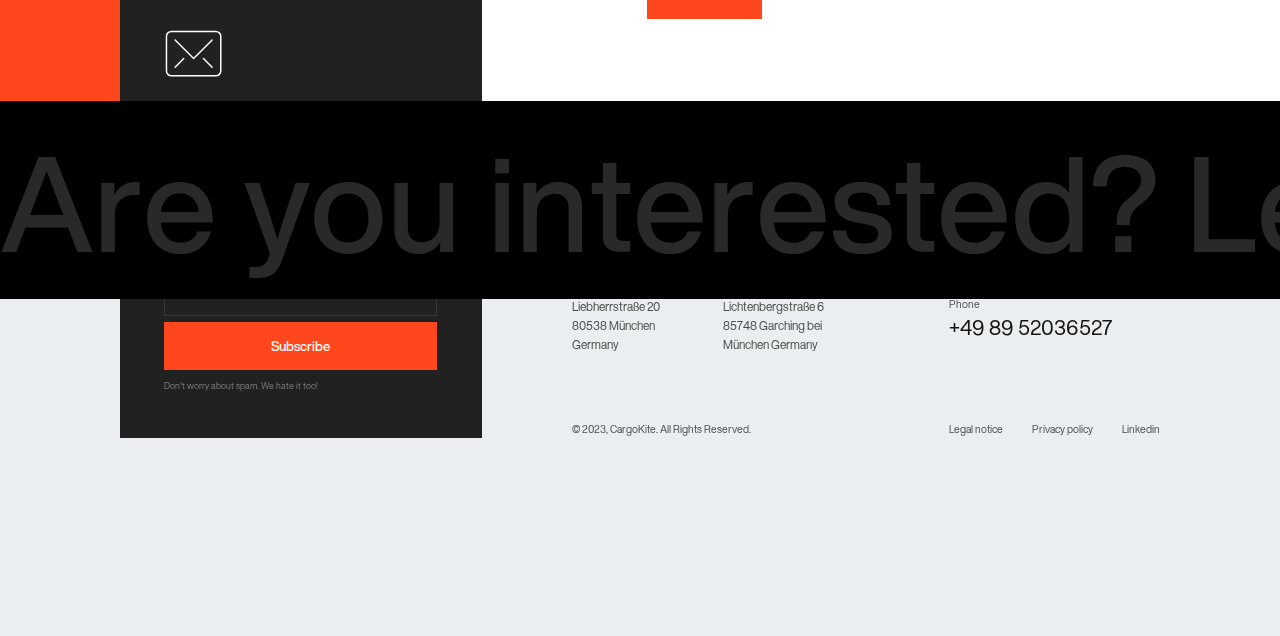
<file: news.html>
<!DOCTYPE html><html lang="en"><head><script src="index.560bbbe6.js"></script><meta charset="utf-8"><meta name="viewport" content="width=device-width, initial-scale=1.0"><title>News</title><meta property="og:image" content="https://s3.ap-southeast-1.amazonaws.com/assets.bearplus.io/videos/og.jpg"><meta property="og:site_name" content="Cargokite"><link rel="icon" type="image/png" sizes="32x32" href="favicon.a5ad7350.png"><meta name="description" content="Zero Emission Ocean Transportation"><link rel="stylesheet" href="index.8f2d5753.css"></head><body> <div class="wrapper" data-barba="wrapper"> <div class="popup"> <div class="popup__overlay"></div> <div class="popup__main"> <form action="#" class="popup__main-form"> <div class="popup__main-head"> <h3 class="h4 heading heading-f-lh popup__main-head-title"> Get in touch with us! </h3> <div class="popup__main-head-txt txt txt-18"> We are currently working at full speed on the development of the ship. Feel free to reach out to us if you are keen on finding out more about CargoKite. </div> </div> <div class="popup__main-contact"> <div class="popup__main-contact-label txt txt-18"> Or just wanna say hi? </div> <a href="mailto:info@cargokite.com" class="hover-un popup__main-contact-link txt txt-24"> info@cargokite.com </a> </div> <div class="popup__main-form-inner"> <div class="input-wrap"> <input type="text" class="input-field txt txt-18" name="name" placeholder="Your name" required> <div class="input-field-line"></div> </div> <div class="input-wrap"> <input type="email" class="input-field txt txt-18" name="email" placeholder="Your email" required> <div class="input-field-line"></div> </div> <div class="input-wrap textarea-wrap"> <textarea name="message" cols="30" rows="3" class="input-field txt txt-18" placeholder="Message"></textarea> <div class="input-field-line"></div> </div> </div> <div class="hidden popup__main-form-success"> <p class="popup__main-form-success-txt txt txt-24 txt-med"> Thank <span data-form-name="#">Kenny</span>, <br><br> Your message has been sent to CargoKite's inbox. We will contact you as soon as we receive it. Happy to accompany you in the future. <br><br> Thanks & Best regards, <br> Amelie Binder </p> </div> <button type="submit" class="arr-hover popup__main-submit"> <div class="popup__main-submit-inner popup__main-submit-inner-default"> <div class="h6 heading heading-bold popup__main-submit-inner-txt">Send message</div> <div class="arr-wrap arr-wrap-32"> <div class="arr-ic-main icon icon-32"> <svg width="32" height="32" viewbox="0 0 32 32" fill="none" xmlns="http://www.w3.org/2000/svg"> <path fill-rule="evenodd" clip-rule="evenodd" d="M30.4401 3.68089L3.00001 31.121L0.878693 28.9997L28.3188 1.55957L30.4401 3.68089Z" fill="currentColor"></path> <path fill-rule="evenodd" clip-rule="evenodd" d="M4.5 1.5H30.5V27.5H27.5V4.5H4.5V1.5Z" fill="currentColor"></path> </svg> </div> <div class="arr-ic-clone icon icon-32"> <svg width="32" height="32" viewbox="0 0 32 32" fill="none" xmlns="http://www.w3.org/2000/svg"> <path fill-rule="evenodd" clip-rule="evenodd" d="M30.4401 3.68089L3.00001 31.121L0.878693 28.9997L28.3188 1.55957L30.4401 3.68089Z" fill="currentColor"></path> <path fill-rule="evenodd" clip-rule="evenodd" d="M4.5 1.5H30.5V27.5H27.5V4.5H4.5V1.5Z" fill="currentColor"></path> </svg> </div> </div> </div> <a href="#" class="popup__main-submit-inner popup__main-submit-inner-success" data-popup="close"> <div class="h6 heading heading-bold popup__main-submit-inner-txt">Close the modal</div> <div class="icon icon-32"> <svg width="32" height="32" viewbox="0 0 32 32" fill="none" xmlns="http://www.w3.org/2000/svg"> <path fill-rule="evenodd" clip-rule="evenodd" d="M3.00005 0.736328L16.0001 13.7364L29.0001 0.736328L31.2629 2.99907L18.2628 15.9991L31.2629 28.9992L29.0001 31.2619L16.0001 18.2619L3.00005 31.2619L0.737305 28.9992L13.7373 15.9991L0.737305 2.99907L3.00005 0.736328Z" fill="currentColor"></path> </svg> </div> </a> <div class="popup__main-submit-aspect"></div> </button> </form> <a href="#" class="popup__close" data-popup="close"> <div class="icon icon-32"> <svg width="32" height="32" viewbox="0 0 32 32" fill="none" xmlns="http://www.w3.org/2000/svg"> <path d="M25.1924 6.80664L6.80762 25.1914M6.80762 6.80664L25.1924 25.1914" stroke="currentColor" stroke-width="1.5" stroke-linecap="round" stroke-linejoin="round"></path> </svg> </div> </a> </div> </div> <div class="trans__wrapper"> <div class="trans__logo"> <img src="logo-icon.d27d677b.svg" alt="Logo icon" width="146" height="146"> </div> <div class="trans__inner"> <div class="trans__item"></div> <div class="trans__item"></div> <div class="trans__item"></div> <div class="trans__item"></div> <div class="trans__item"></div> <div class="trans__item"></div> </div> <div class="trans__home"> <div class="trans__home-inner"> <div class="container grid"> <div class="trans__count"> <div class="trans__count-number"> <div class="trans__count-value">00</div> <span class="trans__count-percent"> % </span> </div> <div class="trans__count-bar"> <div class="trans__count-bar-inner"></div> </div> </div> <h1 class="h1 heading home-hero__title"> Zero Emission Ocean Transportation </h1> <div class="home-hero__backer"> <div class="home-hero__backer-label txt txt-12"> Backed by these top-tier investors: </div> <div class="home-hero__backer-inner"> <div class="hidden home-hero__backer-item"> <img srcset="backer-lowercarbon.36271b41.svg" alt="lowercarbon" loading="lazy" width="172" height="25"> </div> <div class="home-hero__backer-item"> <img src="backer-sosv.8bdc0b13.svg" alt="sosv" loading="lazy" width="50" height="22"> </div> <div class="home-hero__backer-item"> <img src="backer-fttf.ab1d4494.svg" alt="fttf" loading="lazy" width="206" height="24"> </div> </div> </div> </div> </div> </div> </div> <header class="header"> <div class="container"> <a href="./" class="header__logo"> <svg width="168" height="32" viewbox="0 0 168 32" fill="none" xmlns="http://www.w3.org/2000/svg"> <path d="M37.6538 15.322C37.6538 14.1039 37.8683 12.8858 38.2973 11.6754C38.7263 10.4649 39.3469 9.38472 40.1743 8.4271C40.994 7.47713 41.9976 6.69571 43.1927 6.09815C44.3878 5.50059 45.7438 5.19415 47.2684 5.19415C49.0764 5.19415 50.6239 5.60785 51.9033 6.43523C53.1827 7.26262 54.1326 8.3275 54.7608 9.62221L53.558 10.3117C53.198 9.60689 52.769 9.01699 52.2863 8.53435C51.8037 8.05937 51.2751 7.66866 50.7158 7.37754C50.1566 7.07876 49.5667 6.86425 48.9538 6.73401C48.3409 6.60378 47.7433 6.53483 47.1534 6.53483C45.8587 6.53483 44.7096 6.7953 43.7213 7.32391C42.7331 7.84486 41.8903 8.52669 41.2008 9.3694C40.5114 10.2121 39.9981 11.1544 39.6457 12.2193C39.2933 13.2765 39.1171 14.3414 39.1171 15.4063C39.1171 16.609 39.3239 17.7505 39.7453 18.8384C40.1666 19.9263 40.7335 20.8839 41.4613 21.7113C42.1891 22.5387 43.0472 23.2052 44.0354 23.7031C45.0237 24.2011 46.0962 24.4462 47.2377 24.4462C47.8506 24.4462 48.4788 24.3696 49.1223 24.2164C49.7735 24.0632 50.3941 23.8257 50.984 23.5039C51.5738 23.1822 52.1254 22.7685 52.6464 22.2629C53.1597 21.7572 53.5887 21.1597 53.9334 20.4778L55.1898 21.0754C54.8451 21.8415 54.3778 22.5157 53.7879 23.1056C53.198 23.6955 52.5391 24.1934 51.8113 24.5918C51.0835 24.9902 50.3174 25.289 49.5054 25.4958C48.6933 25.695 47.8966 25.7946 47.1151 25.7946C45.7208 25.7946 44.4491 25.4881 43.3 24.8753C42.1432 24.2624 41.1472 23.4733 40.3122 22.485C39.4695 21.5044 38.8183 20.3859 38.351 19.1372C37.8913 17.8961 37.6538 16.6244 37.6538 15.322Z" fill="white"></path> <path d="M62.0235 25.9095C61.334 25.9095 60.6981 25.7869 60.1082 25.5494C59.5183 25.3119 58.9974 24.9902 58.553 24.5765C58.101 24.1628 57.7563 23.6802 57.5111 23.1209C57.266 22.5617 57.1357 21.9564 57.1357 21.3052C57.1357 20.6541 57.289 20.0642 57.5954 19.5279C57.9018 18.9916 58.3232 18.532 58.8671 18.1413C59.4111 17.7505 60.0622 17.4441 60.8283 17.2296C61.5944 17.0074 62.4295 16.9002 63.3488 16.9002C64.1532 16.9002 64.9576 16.9691 65.762 17.1147C66.5741 17.2602 67.3019 17.4518 67.9531 17.7046V16.249C67.9531 14.8394 67.5547 13.7209 66.7503 12.8858C65.9459 12.0584 64.8657 11.6447 63.4867 11.6447C62.7589 11.6447 61.9928 11.7979 61.1807 12.1044C60.3687 12.4108 59.549 12.8475 58.7062 13.4221L58.1623 12.4491C60.0699 11.1544 61.8779 10.5032 63.594 10.5032C65.3866 10.5032 66.7963 11.0242 67.8305 12.0584C68.8571 13.1003 69.378 14.5329 69.378 16.3639V23.6265C69.378 24.1015 69.5849 24.339 70.0062 24.339V25.6261C69.9143 25.6414 69.807 25.6567 69.7074 25.672C69.6002 25.6797 69.5083 25.6873 69.4393 25.6873C69.0563 25.6873 68.7498 25.5571 68.5276 25.3043C68.2978 25.0438 68.1676 24.7374 68.1293 24.3773V23.1362C67.4398 24.0326 66.5664 24.7221 65.5016 25.197C64.4214 25.6644 63.2645 25.9095 62.0235 25.9095ZM62.3146 24.7604C63.4178 24.7604 64.4367 24.5535 65.3637 24.1322C66.2906 23.7108 66.9954 23.1592 67.4934 22.4697C67.7999 22.0713 67.9531 21.6883 67.9531 21.3282V18.7005C67.2636 18.4324 66.5511 18.2332 65.808 18.1029C65.0649 17.9727 64.2911 17.9038 63.4944 17.9038C62.7513 17.9038 62.0771 17.988 61.4642 18.1489C60.8513 18.3098 60.3304 18.532 59.8937 18.8231C59.457 19.1065 59.1199 19.4589 58.8748 19.865C58.6373 20.2787 58.5147 20.7307 58.5147 21.221C58.5147 21.7189 58.6067 22.1863 58.7982 22.6229C58.9897 23.0596 59.2578 23.435 59.6026 23.7491C59.9473 24.0632 60.3534 24.3084 60.8207 24.4922C61.2803 24.6761 61.7783 24.7604 62.3146 24.7604Z" fill="white"></path> <path d="M80.7623 12.0354C79.4293 12.0737 78.2571 12.4721 77.2612 13.2229C76.2576 13.9736 75.5605 15.0079 75.1621 16.3256V25.6184H73.7295V10.7484H75.1008V14.4103C75.6141 13.3608 76.2959 12.5104 77.1463 11.8515C77.9967 11.1927 78.9083 10.8173 79.8813 10.7177C80.0728 10.7024 80.2413 10.6871 80.3946 10.6871C80.5478 10.6871 80.6704 10.6871 80.77 10.6871V12.0354H80.7623Z" fill="white"></path> <path d="M88.7374 25.8482C87.7108 25.8482 86.7608 25.6337 85.9028 25.2047C85.0448 24.7757 84.3017 24.2011 83.6888 23.4886C83.0682 22.7762 82.5856 21.9564 82.2332 21.0448C81.8808 20.1331 81.7046 19.1832 81.7046 18.2102C81.7046 17.199 81.8731 16.226 82.2026 15.2914C82.5396 14.3567 83.007 13.5293 83.6198 12.8169C84.2327 12.1044 84.9605 11.5375 85.8109 11.1161C86.6613 10.6948 87.5959 10.4879 88.6301 10.4879C89.9248 10.4879 91.0587 10.825 92.0163 11.5068C92.9816 12.181 93.7936 13.0084 94.4602 13.9813V10.7484H95.7778V25.9095C95.7778 26.9208 95.5863 27.8094 95.2033 28.5679C94.8202 29.334 94.3146 29.9622 93.6711 30.4678C93.0352 30.9734 92.2921 31.3565 91.4417 31.6093C90.5913 31.8698 89.7027 31.9923 88.768 31.9923C87.91 31.9923 87.1362 31.9081 86.4544 31.7472C85.7649 31.5863 85.1597 31.3565 84.6388 31.0577C84.1178 30.7589 83.6505 30.3989 83.2368 29.9698C82.8231 29.5408 82.4707 29.0658 82.1642 28.5526L83.1372 27.8937C83.7271 28.905 84.5315 29.6404 85.5428 30.1077C86.554 30.5751 87.6342 30.8049 88.7757 30.8049C89.5418 30.8049 90.2619 30.6976 90.9361 30.4908C91.6103 30.2839 92.2002 29.9698 92.7058 29.5638C93.2114 29.1501 93.6098 28.6445 93.9086 28.0316C94.2073 27.4187 94.3529 26.7063 94.3529 25.8865V22.6229C93.74 23.5959 92.9356 24.3696 91.9244 24.9519C90.9054 25.5571 89.8482 25.8482 88.7374 25.8482ZM89.0821 24.6225C89.7103 24.6225 90.3232 24.4999 90.9284 24.2624C91.526 24.0249 92.0699 23.7108 92.5602 23.3354C93.0429 22.9524 93.4489 22.5233 93.763 22.0484C94.0771 21.5734 94.2763 21.0984 94.3529 20.6158V15.728C94.1231 15.1535 93.8166 14.6249 93.4412 14.1422C93.0582 13.6596 92.6292 13.2382 92.1389 12.9011C91.6562 12.5564 91.1276 12.2883 90.5684 12.0891C90.0091 11.8899 89.4422 11.7903 88.8676 11.7903C87.9713 11.7903 87.1669 11.9818 86.4621 12.3649C85.7573 12.7479 85.1597 13.2459 84.6771 13.8511C84.1944 14.464 83.819 15.1535 83.5585 15.9272C83.2981 16.701 83.1755 17.4747 83.1755 18.2562C83.1755 19.1142 83.3287 19.9263 83.6352 20.6847C83.9416 21.4508 84.363 22.125 84.8916 22.7149C85.4278 23.3048 86.056 23.7721 86.7762 24.1168C87.4886 24.4463 88.2624 24.6225 89.0821 24.6225Z" fill="white"></path> <path d="M106.473 25.9095C105.423 25.9095 104.458 25.7027 103.569 25.2966C102.68 24.8829 101.914 24.3313 101.263 23.6265C100.612 22.9217 100.106 22.102 99.7462 21.1673C99.3861 20.2327 99.2023 19.2521 99.2023 18.2179C99.2023 17.1683 99.3861 16.18 99.7615 15.2454C100.137 14.3108 100.643 13.491 101.294 12.7862C101.945 12.0814 102.711 11.5221 103.6 11.1161C104.488 10.7101 105.446 10.5032 106.473 10.5032C107.499 10.5032 108.457 10.7101 109.33 11.1161C110.203 11.5298 110.977 12.0814 111.636 12.7862C112.295 13.491 112.808 14.3108 113.184 15.2454C113.559 16.18 113.743 17.1683 113.743 18.2179C113.743 19.2444 113.559 20.2327 113.184 21.1673C112.808 22.102 112.303 22.9217 111.651 23.6265C111 24.3313 110.234 24.8906 109.345 25.2966C108.464 25.7027 107.507 25.9095 106.473 25.9095ZM100.643 18.2715C100.643 19.1525 100.796 19.9722 101.102 20.746C101.409 21.5198 101.822 22.1939 102.343 22.7608C102.864 23.3354 103.485 23.7874 104.19 24.1168C104.894 24.4539 105.645 24.6148 106.45 24.6148C107.254 24.6148 108.005 24.4463 108.71 24.1168C109.414 23.7874 110.035 23.3201 110.571 22.7302C111.107 22.1403 111.521 21.4585 111.828 20.6847C112.134 19.9109 112.287 19.0759 112.287 18.1796C112.287 17.3062 112.134 16.4788 111.828 15.7051C111.521 14.9313 111.1 14.2571 110.571 13.6749C110.035 13.0927 109.422 12.633 108.725 12.2882C108.028 11.9435 107.277 11.775 106.48 11.775C105.676 11.775 104.925 11.9435 104.22 12.2882C103.515 12.633 102.903 13.1003 102.374 13.6902C101.853 14.2801 101.432 14.9696 101.118 15.7663C100.796 16.5554 100.643 17.3905 100.643 18.2715Z" fill="white"></path> <path d="M117.229 25.6184V5.33973H120.431V15.7817L129.984 5.30908H133.531L125.526 14.2878L133.991 25.6184H130.413L123.549 16.2643L120.431 19.4973V25.6184H117.229Z" fill="white"></path> <path d="M135.707 8.20496V4.74219H138.856V8.20496H135.707ZM135.707 25.6184V10.6641H138.856V25.6261H135.707V25.6184Z" fill="white"></path> <path d="M150.952 24.8523C150.554 25.0438 150.002 25.2583 149.29 25.4958C148.585 25.7333 147.834 25.8559 147.03 25.8559C146.532 25.8559 146.065 25.7869 145.628 25.6567C145.191 25.5264 144.801 25.3272 144.471 25.0591C144.134 24.791 143.874 24.4462 143.682 24.0172C143.491 23.5882 143.399 23.0672 143.399 22.462V13.0926H141.422V10.6641H143.399V5.74573H146.547V10.6641H149.811V13.0926H146.547V21.4431C146.586 21.9794 146.754 22.3624 147.045 22.5999C147.344 22.8374 147.704 22.96 148.148 22.96C148.585 22.96 149.006 22.8834 149.405 22.7302C149.803 22.5769 150.102 22.4544 150.293 22.3548L150.952 24.8523Z" fill="white"></path> <path d="M159.533 25.9095C158.368 25.9095 157.311 25.7026 156.361 25.2966C155.411 24.8829 154.591 24.3313 153.917 23.6265C153.243 22.9217 152.714 22.102 152.347 21.1673C151.971 20.2327 151.787 19.2444 151.787 18.1949C151.787 17.1453 151.971 16.1494 152.347 15.2071C152.722 14.2648 153.243 13.4297 153.917 12.7172C154.591 12.0048 155.411 11.4379 156.361 11.0318C157.311 10.6181 158.384 10.4189 159.563 10.4189C160.728 10.4189 161.777 10.6258 162.727 11.0471C163.67 11.4685 164.474 12.0278 165.141 12.7172C165.807 13.4144 166.32 14.2265 166.673 15.1458C167.025 16.0728 167.201 17.038 167.201 18.0493C167.201 18.2791 167.194 18.4936 167.171 18.6928C167.148 18.892 167.132 19.0606 167.109 19.1908H155.128C155.181 19.8573 155.342 20.4625 155.603 20.9911C155.863 21.5197 156.192 21.9871 156.606 22.3778C157.012 22.7685 157.48 23.0673 158.008 23.2818C158.529 23.4886 159.081 23.5959 159.655 23.5959C160.077 23.5959 160.49 23.5422 160.896 23.435C161.31 23.3277 161.685 23.1745 162.023 22.9753C162.367 22.7761 162.674 22.531 162.942 22.2475C163.21 21.9641 163.417 21.65 163.57 21.3052L166.259 22.079C165.746 23.2052 164.888 24.1245 163.7 24.8369C162.497 25.5494 161.111 25.9095 159.533 25.9095ZM164.076 17.0151C164.022 16.3869 163.861 15.8046 163.601 15.2684C163.34 14.7321 163.011 14.2801 162.612 13.9124C162.214 13.537 161.747 13.2535 161.21 13.039C160.674 12.8322 160.115 12.7249 159.525 12.7249C158.935 12.7249 158.376 12.8322 157.855 13.039C157.334 13.2459 156.867 13.537 156.468 13.9124C156.07 14.2878 155.74 14.7397 155.495 15.2684C155.25 15.8046 155.097 16.3869 155.036 17.0151H164.076Z" fill="white"></path> <path d="M24.0709 24.0862C20.248 24.2011 15.9962 22.3548 12.6407 19.2138C11.8822 23.6265 12.8475 26.9821 15.3833 28.5372C18.1413 30.2303 22.1556 29.5025 25.3809 26.7216C26.5914 25.6414 27.6103 24.385 28.4223 22.983C27.1353 23.6648 25.672 24.0402 24.0709 24.0862Z" fill="white"></path> <path d="M11.1927 17.6892C10.0053 16.3179 9.017 14.8087 8.26622 13.2076C7.64568 11.8822 7.31626 10.8863 7.26263 10.1355C7.23965 10.1355 7.209 10.1355 7.18602 10.1355C2.50515 10.1355 0.421355 16.0345 0.030644 17.2832C0.015322 17.3139 0.007661 17.3445 0 17.3751L0.145559 18.2715C1.5322 25.4192 7.85252 30.6287 15.1688 30.6287C15.3526 30.6287 15.5288 30.621 15.7127 30.6134C15.2837 30.4448 14.8777 30.2533 14.4793 30.0081C11.0625 27.909 9.87503 23.4273 11.1927 17.6892Z" fill="white"></path> <path d="M28.5909 9.97462C28.5909 8.03639 26.4305 5.01796 25.9632 4.4587C23.075 1.58583 19.2445 0 15.1688 0C7.4695 0 1.08023 5.70745 0.00769043 13.108C1.43264 10.7331 3.27128 9.18554 5.32442 8.63395C8.72591 7.72229 12.6407 9.43069 16.9538 13.7055C16.9998 13.7515 17.0458 13.7975 17.0994 13.8434L17.2449 13.9966C18.463 15.4982 20.271 16.3562 22.2016 16.3562C25.7257 16.3562 28.5909 13.491 28.5909 9.97462Z" fill="#FF471D" class="cl-orange"></path> </svg> </a> <div class="header__links"> <a href="./" class="header__link txt txt-16" data-link="home">Home.</a> <a href="about.html" class="header__link txt txt-16" data-link="about">About us.</a> <a href="tech.html" class="header__link txt txt-16" data-link="tech">Technology.</a> <a href="about.html#job" class="header__link txt txt-16" data-link="job">Career.</a> <a href="news.html" class="header__link txt txt-16" data-link="news">News & Media.</a> </div> <div class="header_act"> <a href="#" class="btn btn-pri header__btn" data-popup="contact"> <div class="txt txt-16 txt-med"> Get in touch </div> </a> </div> <a href="#" class="header__toggle"> <span class="header__toggle-icon header__toggle-icon-1"></span> <span class="header__toggle-icon header__toggle-icon-2"></span> <span class="header__toggle-icon header__toggle-icon-3"></span> </a> <nav class="header__nav" data-lenis-prevent> <ul> <li class="header__nav-item"><a href="/" data-link="home" class="header__nav-link txt txt-16 txt-med">Home.</a></li> <li class="header__nav-item"><a href="about.html" data-link="about" class="header__nav-link txt txt-16 txt-med">About.</a></li> <li class="header__nav-item"><a href="tech.html" data-link="tech" class="header__nav-link txt txt-16 txt-med">Technology.</a></li> <li class="header__nav-item"><a href="about.html#job" data-link="job" class="header__nav-link txt txt-16 txt-med">Career.</a></li> <li class="header__nav-item"><a href="news.html" data-link="news" class="header__nav-link txt txt-16 txt-med">News & Media.</a></li> <li class="header__nav-item"> <a href="#" class="h6 header__nav-cta heading" data-popup="contact"> Get in touch <div class="arr-ic-main icon"> <svg width="32" height="32" viewbox="0 0 32 32" fill="none" xmlns="http://www.w3.org/2000/svg"> <path fill-rule="evenodd" clip-rule="evenodd" d="M30.4401 3.68089L3.00001 31.121L0.878693 28.9997L28.3188 1.55957L30.4401 3.68089Z" fill="white"></path> <path fill-rule="evenodd" clip-rule="evenodd" d="M4.5 1.5H30.5V27.5H27.5V4.5H4.5V1.5Z" fill="white"></path> </svg> </div> </a></li> </ul> </nav> </div> </header> <div class="main" data-barba="container" data-barba-namespace="news" data-header="mix" data-namespace="news"> <section class="news-hero"> <div class="container grid"> <div class="news-hero__logo"> <div class="news-hero__logo-inner"> <div class="news-hero__logo-default"> <div class="news-hero__logo-default-item"> <img src="logo-news.c79fd9b1.svg" alt="Cargokite's logo"> </div> </div> <div class="news-hero__logo-ex"> <div class="news-hero__logo-ex-item"> <img src="stern.7a3cc694.svg" alt="Stern"> </div> <div class="news-hero__logo-ex-item"> <img src="dvz.47300cfb.svg" alt="DVZ Zero"> </div> <div class="news-hero__logo-ex-item"> <img src="bild.780f5ed3.svg" alt="Bild"> </div> <div class="news-hero__logo-ex-item"> <img src="sz.a14573e4.svg" alt="Süddeutsche Zeitung"> </div> <div class="news-hero__logo-ex-item"> <img src="focus.40e6d54c.svg" alt="Focus"> </div> <div class="news-hero__logo-ex-item"> <img src="businessinsider.f1b3b482.svg" alt="Business Insider"> </div> <div class="news-hero__logo-ex-item"> <img src="tum.7b09630c.svg" alt="TUM"> </div> <div class="news-hero__logo-ex-item"> <img src="fraunhofer.6901ec4c.svg" alt="Fraunhofer CML"> </div> <div class="news-hero__logo-ex-item"> <img src="munich.77ac4fb6.svg" alt="Munich Startup"> </div> <div class="news-hero__logo-ex-item"> <img src="baystartup.c4bb0373.svg" alt="BayStartUP"> </div> <div class="news-hero__logo-ex-item"> <img src="dvz.47300cfb.svg" alt="DVZ Zero"> </div> <div class="news-hero__logo-ex-item"> <img src="businessinsider.f1b3b482.svg" alt="Business Insider"> </div> </div> </div> </div> <div class="news-hero__content"> <h1 class="h1 heading news-hero__title"> News & Media </h1> <div class="news-hero__main"> <a href="https://www.stern.de/gesellschaft/elf-erfindungen-fuer-eine-nachhaltige-zukunft_33728920-33729078.html" class="news-hero__main-item" target="_blank"> <div class="news-hero__main-item-label txt txt-20 txt-med"> Stern </div> <h2 class="h3 heading news-hero__main-item-title"> Elf Erfindungen für eine nachhaltige Zukunft </h2> <div class="news-hero__main-item-info"> <div class="news-hero__main-item-site txt txt-14 txt-med"> www.stern.de </div> <div class="h2 heading news-hero__main-item-year"> 2023 </div> </div> <div class="icon icon-32 news-hero__main-item-icon"> <svg width="32" height="32" viewbox="0 0 32 32" fill="none" xmlns="http://www.w3.org/2000/svg"> <path fill-rule="evenodd" clip-rule="evenodd" d="M30.4404 3.68187L3.00023 31.122L0.878906 29.0007L28.319 1.56055L30.4404 3.68187Z" fill="currentColor"></path> <path fill-rule="evenodd" clip-rule="evenodd" d="M4.5 1.5H30.5V27.5H27.5V4.5H4.5V1.5Z" fill="currentColor"></path> </svg> </div> <div class="news-hero__main-item-line"></div> </a> <a href="https://www.dvzzero.de/cargokite-zurueck-zur-segeltechnik-2705686" class="news-hero__main-item" target="_blank"> <div class="news-hero__main-item-label txt txt-20 txt-med"> DVZ </div> <h2 class="h3 heading news-hero__main-item-title"> CargoKite: Zurück zur Segeltechnik </h2> <div class="news-hero__main-item-info"> <div class="news-hero__main-item-site txt txt-14 txt-med"> www.dvzzero.de </div> <div class="h2 heading news-hero__main-item-year"> 2023 </div> </div> <div class="icon icon-32 news-hero__main-item-icon"> <svg width="32" height="32" viewbox="0 0 32 32" fill="none" xmlns="http://www.w3.org/2000/svg"> <path fill-rule="evenodd" clip-rule="evenodd" d="M30.4404 3.68187L3.00023 31.122L0.878906 29.0007L28.319 1.56055L30.4404 3.68187Z" fill="currentColor"></path> <path fill-rule="evenodd" clip-rule="evenodd" d="M4.5 1.5H30.5V27.5H27.5V4.5H4.5V1.5Z" fill="currentColor"></path> </svg> </div> <div class="news-hero__main-item-line"></div> </a> <a href="https://www.bild.de/regional/muenchen/muenchen-aktuell/roboter-messe-in-muenchen-600-ki-robotik-hersteller-zeigen-neuheiten-84485024.bild.html" class="news-hero__main-item" target="_blank"> <div class="news-hero__main-item-label txt txt-20 txt-med"> Bild </div> <h2 class="h3 heading news-hero__main-item-title"> 600 KI- und Robotik-Hersteller zeigen ihre Neuheiten </h2> <div class="news-hero__main-item-info"> <div class="news-hero__main-item-site txt txt-14 txt-med"> www.bild.de </div> <div class="h2 heading news-hero__main-item-year"> 2023 </div> </div> <div class="icon icon-32 news-hero__main-item-icon"> <svg width="32" height="32" viewbox="0 0 32 32" fill="none" xmlns="http://www.w3.org/2000/svg"> <path fill-rule="evenodd" clip-rule="evenodd" d="M30.4404 3.68187L3.00023 31.122L0.878906 29.0007L28.319 1.56055L30.4404 3.68187Z" fill="currentColor"></path> <path fill-rule="evenodd" clip-rule="evenodd" d="M4.5 1.5H30.5V27.5H27.5V4.5H4.5V1.5Z" fill="currentColor"></path> </svg> </div> <div class="news-hero__main-item-line"></div> </a> <a href="https://sz-media.sueddeutsche.de/service/downloads/Mobile_Faszination_Februar_2023.pdf" class="hidden news-hero__main-item" target="_blank"> <div class="news-hero__main-item-label txt txt-20 txt-med"> Süddeutsche Zeitung - Mobile Faszination </div> <h2 class="h3 heading news-hero__main-item-title"> Schiffe an der langen Leine </h2> <div class="news-hero__main-item-info"> <div class="news-hero__main-item-site txt txt-14 txt-med"> www.sz-media.sueddeutsche.de </div> <div class="h2 heading news-hero__main-item-year"> 2023 </div> </div> <div class="icon icon-32 news-hero__main-item-icon"> <svg width="32" height="32" viewbox="0 0 32 32" fill="none" xmlns="http://www.w3.org/2000/svg"> <path fill-rule="evenodd" clip-rule="evenodd" d="M30.4404 3.68187L3.00023 31.122L0.878906 29.0007L28.319 1.56055L30.4404 3.68187Z" fill="currentColor"></path> <path fill-rule="evenodd" clip-rule="evenodd" d="M4.5 1.5H30.5V27.5H27.5V4.5H4.5V1.5Z" fill="currentColor"></path> </svg> </div> <div class="news-hero__main-item-line"></div> </a> <a href="https://www.focus.de/partner/bunte/gruenderin-amelie-binder_id_183027181.html" class="hidden news-hero__main-item" target="_blank"> <div class="news-hero__main-item-label txt txt-20 txt-med"> Focus online </div> <h2 class="h3 heading news-hero__main-item-title"> Gründerin Amelie Binder </h2> <div class="news-hero__main-item-info"> <div class="news-hero__main-item-site txt txt-14 txt-med"> www.focus.de </div> <div class="h2 heading news-hero__main-item-year"> 2023 </div> </div> <div class="icon icon-32 news-hero__main-item-icon"> <svg width="32" height="32" viewbox="0 0 32 32" fill="none" xmlns="http://www.w3.org/2000/svg"> <path fill-rule="evenodd" clip-rule="evenodd" d="M30.4404 3.68187L3.00023 31.122L0.878906 29.0007L28.319 1.56055L30.4404 3.68187Z" fill="currentColor"></path> <path fill-rule="evenodd" clip-rule="evenodd" d="M4.5 1.5H30.5V27.5H27.5V4.5H4.5V1.5Z" fill="currentColor"></path> </svg> </div> <div class="news-hero__main-item-line"></div> </a> <a href="https://www.businessinsider.de/gruenderszene/business/hoffnungstraeger-startups-2022-rueckblick-a/" class="hidden news-hero__main-item" target="_blank"> <div class="news-hero__main-item-label txt txt-20 txt-med"> Business Insider </div> <h2 class="h3 heading news-hero__main-item-title"> Erfolgreich wie erwartet? Das wurde aus unseren Hoffnungsträgern 2022 </h2> <div class="news-hero__main-item-info"> <div class="news-hero__main-item-site txt txt-14 txt-med"> www.businessinsider.de </div> <div class="h2 heading news-hero__main-item-year"> 2022 </div> </div> <div class="icon icon-32 news-hero__main-item-icon"> <svg width="32" height="32" viewbox="0 0 32 32" fill="none" xmlns="http://www.w3.org/2000/svg"> <path fill-rule="evenodd" clip-rule="evenodd" d="M30.4404 3.68187L3.00023 31.122L0.878906 29.0007L28.319 1.56055L30.4404 3.68187Z" fill="currentColor"></path> <path fill-rule="evenodd" clip-rule="evenodd" d="M4.5 1.5H30.5V27.5H27.5V4.5H4.5V1.5Z" fill="currentColor"></path> </svg> </div> <div class="news-hero__main-item-line"></div> </a> <a href="https://open.spotify.com/episode/6T0k9TNMye6cEAqPJvEYEa?go=1&sp_cid=f0024f382a95a9cc766ca81c2884c754&utm_source=embed_player_p&utm_medium=desktop&nd=1" class="hidden news-hero__main-item" target="_blank"> <div class="news-hero__main-item-label txt txt-20 txt-med"> TUM </div> <h2 class="h3 heading news-hero__main-item-title"> We Are TUM - Auf dem Weg zu mehr Nachhaltigkeit </h2> <div class="news-hero__main-item-info"> <div class="news-hero__main-item-site txt txt-14 txt-med"> www.spotify.com </div> <div class="h2 heading news-hero__main-item-year"> 2022 </div> </div> <div class="icon icon-32 news-hero__main-item-icon"> <svg width="32" height="32" viewbox="0 0 32 32" fill="none" xmlns="http://www.w3.org/2000/svg"> <path fill-rule="evenodd" clip-rule="evenodd" d="M30.4404 3.68187L3.00023 31.122L0.878906 29.0007L28.319 1.56055L30.4404 3.68187Z" fill="currentColor"></path> <path fill-rule="evenodd" clip-rule="evenodd" d="M4.5 1.5H30.5V27.5H27.5V4.5H4.5V1.5Z" fill="currentColor"></path> </svg> </div> <div class="news-hero__main-item-line"></div> </a> <a href="https://www.munich-startup.de/85187/cargokite-pre-seed/" class="hidden news-hero__main-item" target="_blank"> <div class="news-hero__main-item-label txt txt-20 txt-med"> Munich Startup </div> <h2 class="h3 heading news-hero__main-item-title"> CargoKite schließt erfolgreiche Pre-Seed-Runde ab </h2> <div class="news-hero__main-item-info"> <div class="news-hero__main-item-site txt txt-14 txt-med"> www.munich-startup.de </div> <div class="h2 heading news-hero__main-item-year"> 2022 </div> </div> <div class="icon icon-32 news-hero__main-item-icon"> <svg width="32" height="32" viewbox="0 0 32 32" fill="none" xmlns="http://www.w3.org/2000/svg"> <path fill-rule="evenodd" clip-rule="evenodd" d="M30.4404 3.68187L3.00023 31.122L0.878906 29.0007L28.319 1.56055L30.4404 3.68187Z" fill="currentColor"></path> <path fill-rule="evenodd" clip-rule="evenodd" d="M4.5 1.5H30.5V27.5H27.5V4.5H4.5V1.5Z" fill="currentColor"></path> </svg> </div> <div class="news-hero__main-item-line"></div> </a> <a href="https://www.cml.fraunhofer.de/content/dam/cml/en/documents/PressReleases/PM_CargoKite_SMM_eng.pdf" class="hidden news-hero__main-item" target="_blank"> <div class="news-hero__main-item-label txt txt-20 txt-med"> Fraunhofer CML </div> <h2 class="h3 heading news-hero__main-item-title"> Fraunhofer CML presents SCEDAS project for industrial customer CargoKite </h2> <div class="news-hero__main-item-info"> <div class="news-hero__main-item-site txt txt-14 txt-med"> www.cml.fraunhofer.de </div> <div class="h2 heading news-hero__main-item-year"> 2022 </div> </div> <div class="icon icon-32 news-hero__main-item-icon"> <svg width="32" height="32" viewbox="0 0 32 32" fill="none" xmlns="http://www.w3.org/2000/svg"> <path fill-rule="evenodd" clip-rule="evenodd" d="M30.4404 3.68187L3.00023 31.122L0.878906 29.0007L28.319 1.56055L30.4404 3.68187Z" fill="currentColor"></path> <path fill-rule="evenodd" clip-rule="evenodd" d="M4.5 1.5H30.5V27.5H27.5V4.5H4.5V1.5Z" fill="currentColor"></path> </svg> </div> <div class="news-hero__main-item-line"></div> </a> <a href="https://www.baystartup.de/startupdate/wettbewerbs-updates/muenchener-businessplan-wettbewerb-2022-die-gewinner-aus-phase-2" class="hidden news-hero__main-item" target="_blank"> <div class="news-hero__main-item-label txt txt-20 txt-med"> BayStartUP </div> <h2 class="h3 heading news-hero__main-item-title"> Münchener Businessplan Wettbewerb 2022: Die Gewinner aus Phase 2 </h2> <div class="news-hero__main-item-info"> <div class="news-hero__main-item-site txt txt-14 txt-med"> www.baystartup.de </div> <div class="h2 heading news-hero__main-item-year"> 2022 </div> </div> <div class="icon icon-32 news-hero__main-item-icon"> <svg width="32" height="32" viewbox="0 0 32 32" fill="none" xmlns="http://www.w3.org/2000/svg"> <path fill-rule="evenodd" clip-rule="evenodd" d="M30.4404 3.68187L3.00023 31.122L0.878906 29.0007L28.319 1.56055L30.4404 3.68187Z" fill="currentColor"></path> <path fill-rule="evenodd" clip-rule="evenodd" d="M4.5 1.5H30.5V27.5H27.5V4.5H4.5V1.5Z" fill="currentColor"></path> </svg> </div> <div class="news-hero__main-item-line"></div> </a> <a href="https://www.dvz.de/digitalisierung/startups/detail/news/start-ups-to-watch-2022.html" class="hidden news-hero__main-item" target="_blank"> <div class="news-hero__main-item-label txt txt-20 txt-med"> DVZ </div> <h2 class="h3 heading news-hero__main-item-title"> Start-ups to watch 2022 </h2> <div class="news-hero__main-item-info"> <div class="news-hero__main-item-site txt txt-14 txt-med"> www.dvz.de </div> <div class="h2 heading news-hero__main-item-year"> 2022 </div> </div> <div class="icon icon-32 news-hero__main-item-icon"> <svg width="32" height="32" viewbox="0 0 32 32" fill="none" xmlns="http://www.w3.org/2000/svg"> <path fill-rule="evenodd" clip-rule="evenodd" d="M30.4404 3.68187L3.00023 31.122L0.878906 29.0007L28.319 1.56055L30.4404 3.68187Z" fill="currentColor"></path> <path fill-rule="evenodd" clip-rule="evenodd" d="M4.5 1.5H30.5V27.5H27.5V4.5H4.5V1.5Z" fill="currentColor"></path> </svg> </div> <div class="news-hero__main-item-line"></div> </a> <a href="https://www.businessinsider.de/gruenderszene/business/hoffnungstraeger-startups-2022-d/" class="hidden news-hero__main-item" target="_blank"> <div class="news-hero__main-item-label txt txt-20 txt-med"> Business Insider </div> <h2 class="h3 heading news-hero__main-item-title"> Von diesen Startups erwarten wir 2022 große Nachrichten </h2> <div class="news-hero__main-item-info"> <div class="news-hero__main-item-site txt txt-14 txt-med"> www.businessinsider.de </div> <div class="h2 heading news-hero__main-item-year"> 2022 </div> </div> <div class="icon icon-32 news-hero__main-item-icon"> <svg width="32" height="32" viewbox="0 0 32 32" fill="none" xmlns="http://www.w3.org/2000/svg"> <path fill-rule="evenodd" clip-rule="evenodd" d="M30.4404 3.68187L3.00023 31.122L0.878906 29.0007L28.319 1.56055L30.4404 3.68187Z" fill="currentColor"></path> <path fill-rule="evenodd" clip-rule="evenodd" d="M4.5 1.5H30.5V27.5H27.5V4.5H4.5V1.5Z" fill="currentColor"></path> </svg> </div> <div class="news-hero__main-item-line"></div> </a> </div> <div class="news-hero__load"> <a href="#" class="btn btn-lg news-hero__load-btn"> <div class="txt txt-18 txt-med"> Load more </div> </a> </div> </div> </div> </section> </div> <footer class="footer"> <div class="container grid"> <div class="footer__form-wrap"> <div class="footer__form-icon icon icon-80"> <svg width="80" height="80" viewbox="0 0 80 80" fill="none" xmlns="http://www.w3.org/2000/svg"> <path d="M65 21.667L40 46.667L15 21.667" stroke="white" stroke-width="2" stroke-miterlimit="10" stroke-linecap="round"></path> <path d="M70 10H9.99998C6.31808 10 3.33331 12.9848 3.33331 16.6667V63.3333C3.33331 67.0152 6.31808 70 9.99998 70H70C73.6819 70 76.6666 67.0152 76.6666 63.3333V16.6667C76.6666 12.9848 73.6819 10 70 10Z" stroke="white" stroke-width="2" stroke-miterlimit="10" stroke-linecap="square"></path> <path d="M26.6667 46.667L15 58.3337" stroke="white" stroke-width="2" stroke-miterlimit="10" stroke-linecap="round"></path> <path d="M53.3333 46.667L65 58.3337" stroke="white" stroke-width="2" stroke-miterlimit="10" stroke-linecap="round"></path> </svg> </div> <div class="footer__form-title h4 heading heading-f-lh"> Subscribe to Newsletters </div> <div class="footer__form-sub txt txt-16"> Want to stay up to date? <br>Sign up for CargoKite's biannual update. </div> <form action="#" class="footer__form-main"> <div class="input-wrap"> <input type="email" name="email" class="input-field txt txt-16" placeholder="Enter your email" required> </div> <button class="btn btn-lg btn-pri input-submit" type="submit"> <div class="input-submit-icon"> <div class="icon icon-20"> <svg width="20" height="20" viewbox="0 0 20 20" fill="none" xmlns="http://www.w3.org/2000/svg"> <path d="M4.59961 9.40169L8.39974 13.2018L16 5.60156" stroke="currentColor" stroke-width="1.5" stroke-miterlimit="10" stroke-linecap="round" stroke-linejoin="round"></path> </svg> </div> </div> <span class="input-submit-txt txt txt-18 txt-med"> Subscribe </span> <span class="input-submit-txt-tail txt txt-18 txt-med"> d </span> </button> </form> <div class="footer__form-caption txt txt-12"> Don't worry about spam. We hate it too! </div> </div> <div class="footer__main"> <div class="footer__links"> <a href="./" class="footer__link txt txt-20 txt-med" data-link="home">Home.</a> <a href="about.html" class="footer__link tag-wrap txt txt-20 txt-med" data-link="about"> About. <span class="tag-link"> we're hiring </span> </a> <a href="tech.html" class="footer__link txt txt-20 txt-med" data-link="tech">Technology.</a> <a href="news.html" class="footer__link txt txt-20 txt-med" data-link="news">News & Media.</a> <a href="#" data-popup="contact" class="footer__link txt txt-20 txt-med" data-link="contact">Get in touch.</a> </div> <div class="footer__info footer__info-mid grid"> <div class="footer__info-addr grid"> <div class="footer__info-addr-grp"> <div class="footer__info-addr-label txt txt-16"> Head office </div> <div class="footer__info-addr-txt txt txt-16"> CargoKite GmbH <br> Liebherrstraße 20 <br> 80538 München <br> Germany </div> </div> <div class="footer__info-addr-grp"> <div class="footer__info-addr-label txt txt-16"> Postal & Visitor address </div> <div class="footer__info-addr-txt txt txt-16"> CargoKite GmbH <br>Lichtenbergstraße 6 <br>85748 Garching bei <br>München Germany </div> </div> </div> <div class="footer__info-contact"> <div class="footer__info-contact-grp"> <div class="footer__info-contact-label txt txt-14"> Email </div> <a href="mailto:info@cargokite.com" class="footer__info-contact-link txt txt-28"> info@cargokite.com </a> </div> <div class="footer__info-contact-grp"> <div class="footer__info-contact-label txt txt-14"> Phone </div> <a href="tel:+49 89 52036527" class="footer__info-contact-link txt txt-28"> +49 89 52036527 </a> </div> </div> </div> <div class="footer__info grid"> <div class="footer__info-copy txt txt-14"> © 2023, CargoKite. All Rights Reserved. </div> <div class="footer__info-legal"> <a href="legal.html" class="footer__info-legal-link txt txt-14" data-link="legal"> Legal notice </a> <a href="privacy.html" class="footer__info-legal-link txt txt-14" data-link="privacy"> Privacy policy </a> <a href="https://www.linkedin.com/company/cargokite/" class="footer__info-legal-link txt txt-14"> Linkedin </a> </div> </div> </div> </div> <a href="#" class="footer__marquee" data-popup="contact"> <div class="footer__marquee-wrap"> <div class="footer__marquee-item heading"> Are you interested? Let's discuss today! </div> <div class="footer__marquee-item heading"> Are you interested? Let's discuss today! </div> </div> <div class="footer__cursor"> <div class="arr-hover footer__cursor-main"> <div class="footer__cursor-txt txt-20 txt-bold"> Say Hi! </div> <div class="arr-wrap arr-wrap-24"> <div class="arr-ic-main icon icon-24"> <svg width="24" height="24" viewbox="0 0 24 24" fill="none" xmlns="http://www.w3.org/2000/svg"> <path fill-rule="evenodd" clip-rule="evenodd" d="M22.8301 2.76091L2.25005 23.341L0.659058 21.75L21.2392 1.16992L22.8301 2.76091Z" fill="currentColor"></path> <path fill-rule="evenodd" clip-rule="evenodd" d="M3.375 1.125H22.875V20.625H20.625V3.375H3.375V1.125Z" fill="currentColor"></path> </svg> </div> <div class="arr-ic-clone icon icon-24"> <svg width="24" height="24" viewbox="0 0 24 24" fill="none" xmlns="http://www.w3.org/2000/svg"> <path fill-rule="evenodd" clip-rule="evenodd" d="M22.8301 2.76091L2.25005 23.341L0.659058 21.75L21.2392 1.16992L22.8301 2.76091Z" fill="currentColor"></path> <path fill-rule="evenodd" clip-rule="evenodd" d="M3.375 1.125H22.875V20.625H20.625V3.375H3.375V1.125Z" fill="currentColor"></path> </svg> </div> </div> </div> </div> </a> </footer> </div> <script src="index.f0e0eaa0.js" defer></script> </body></html>
</file>
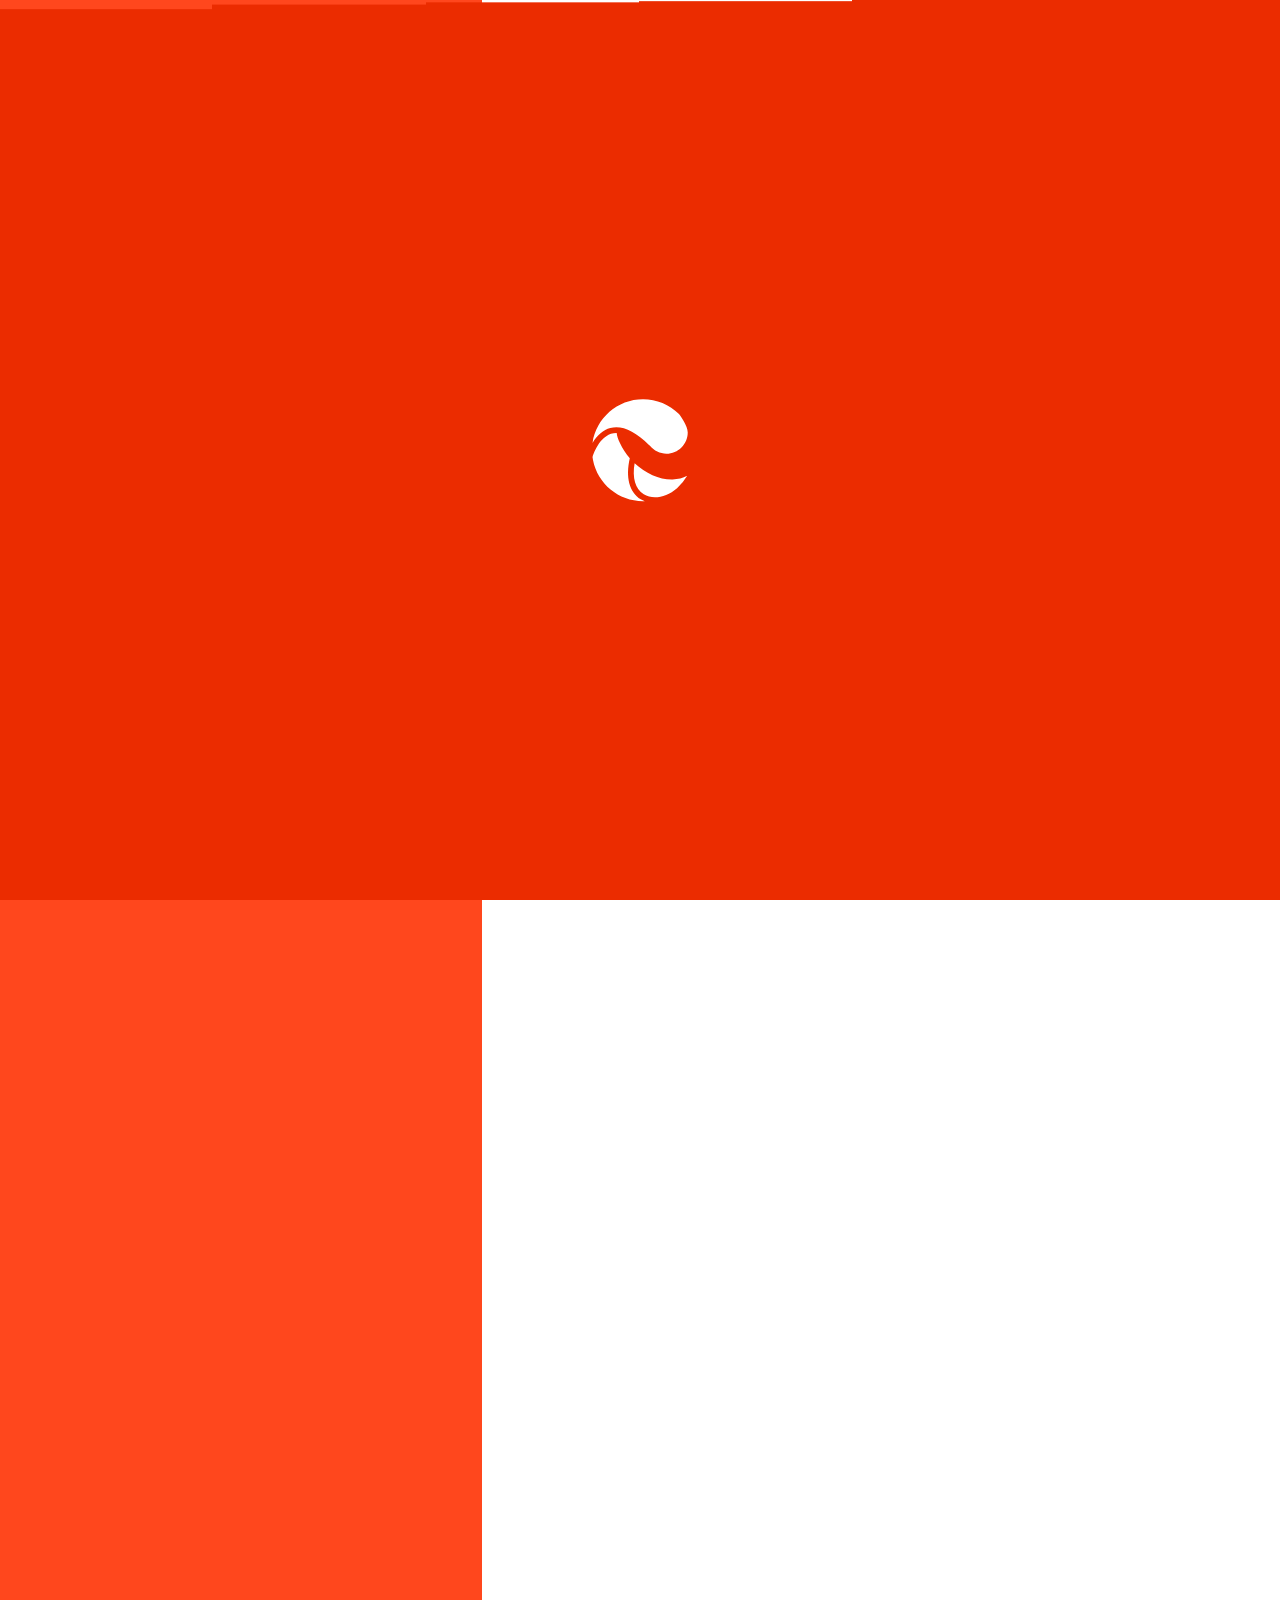
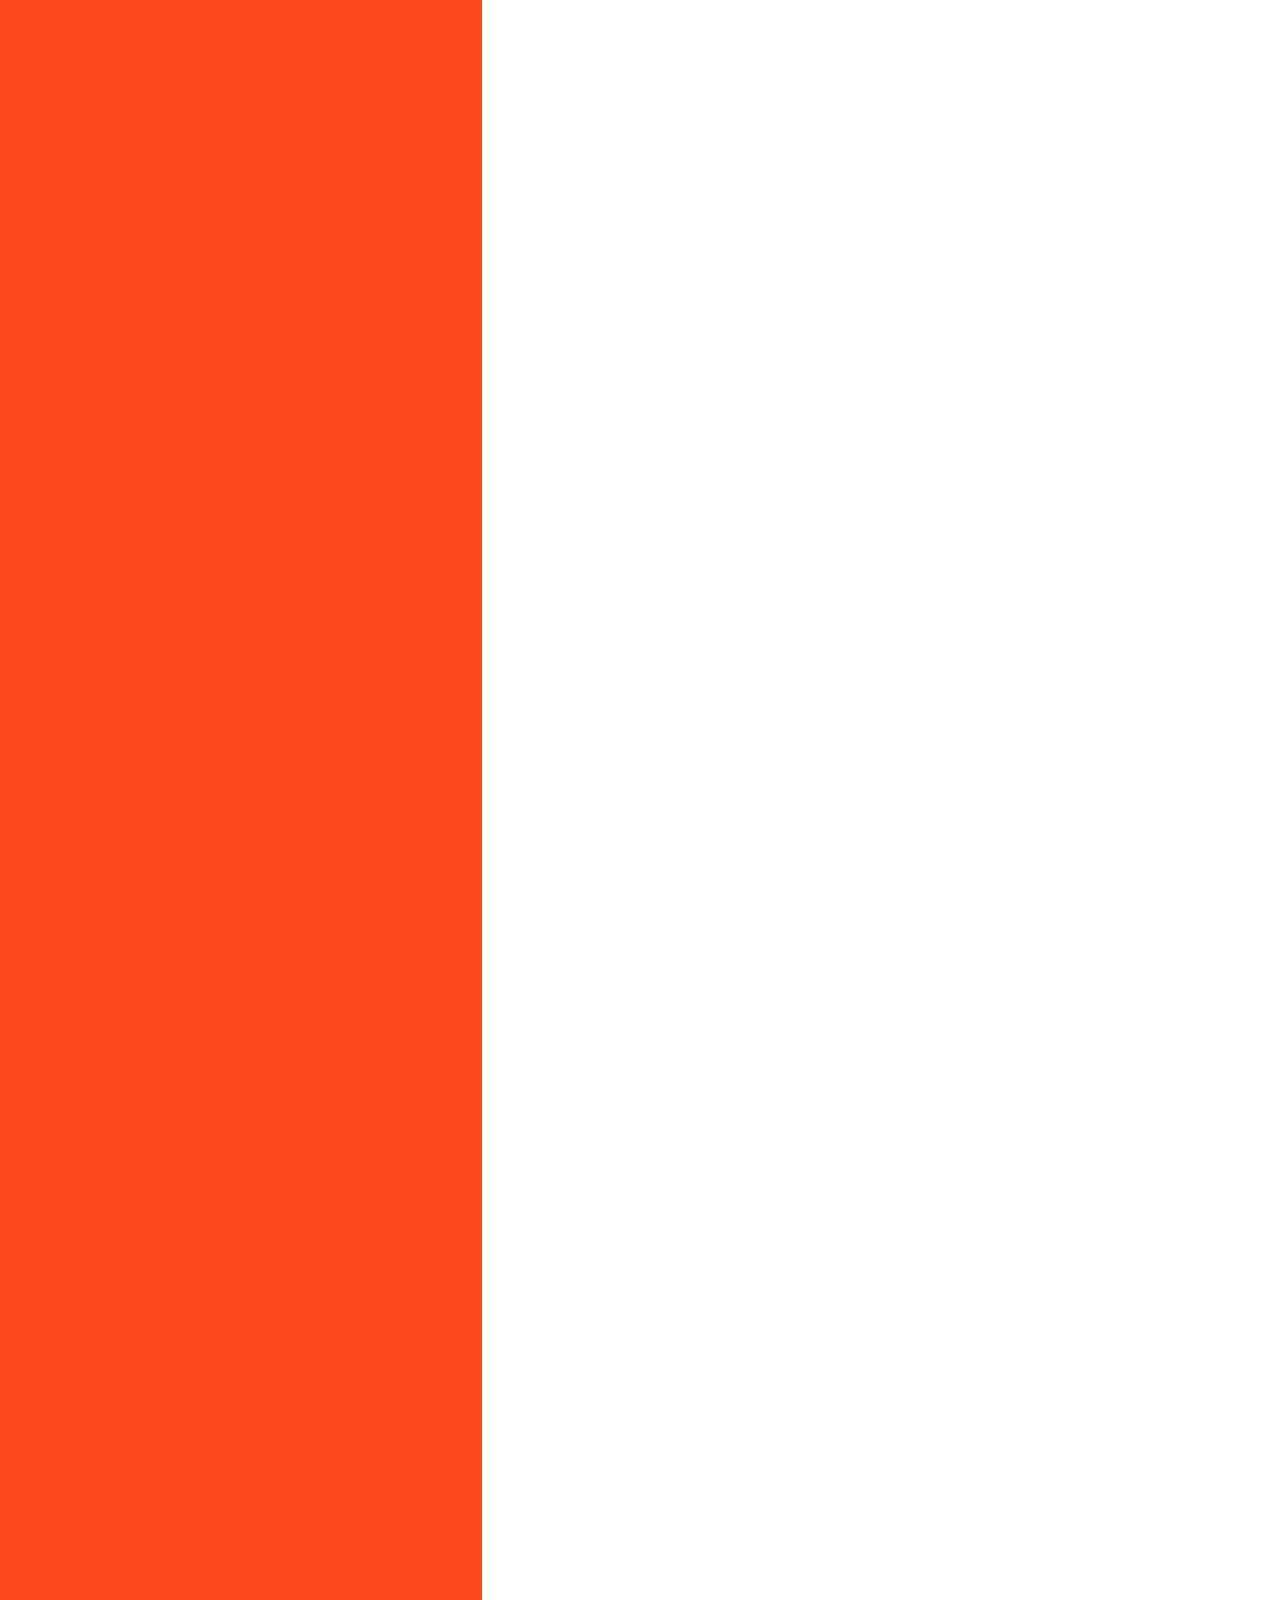
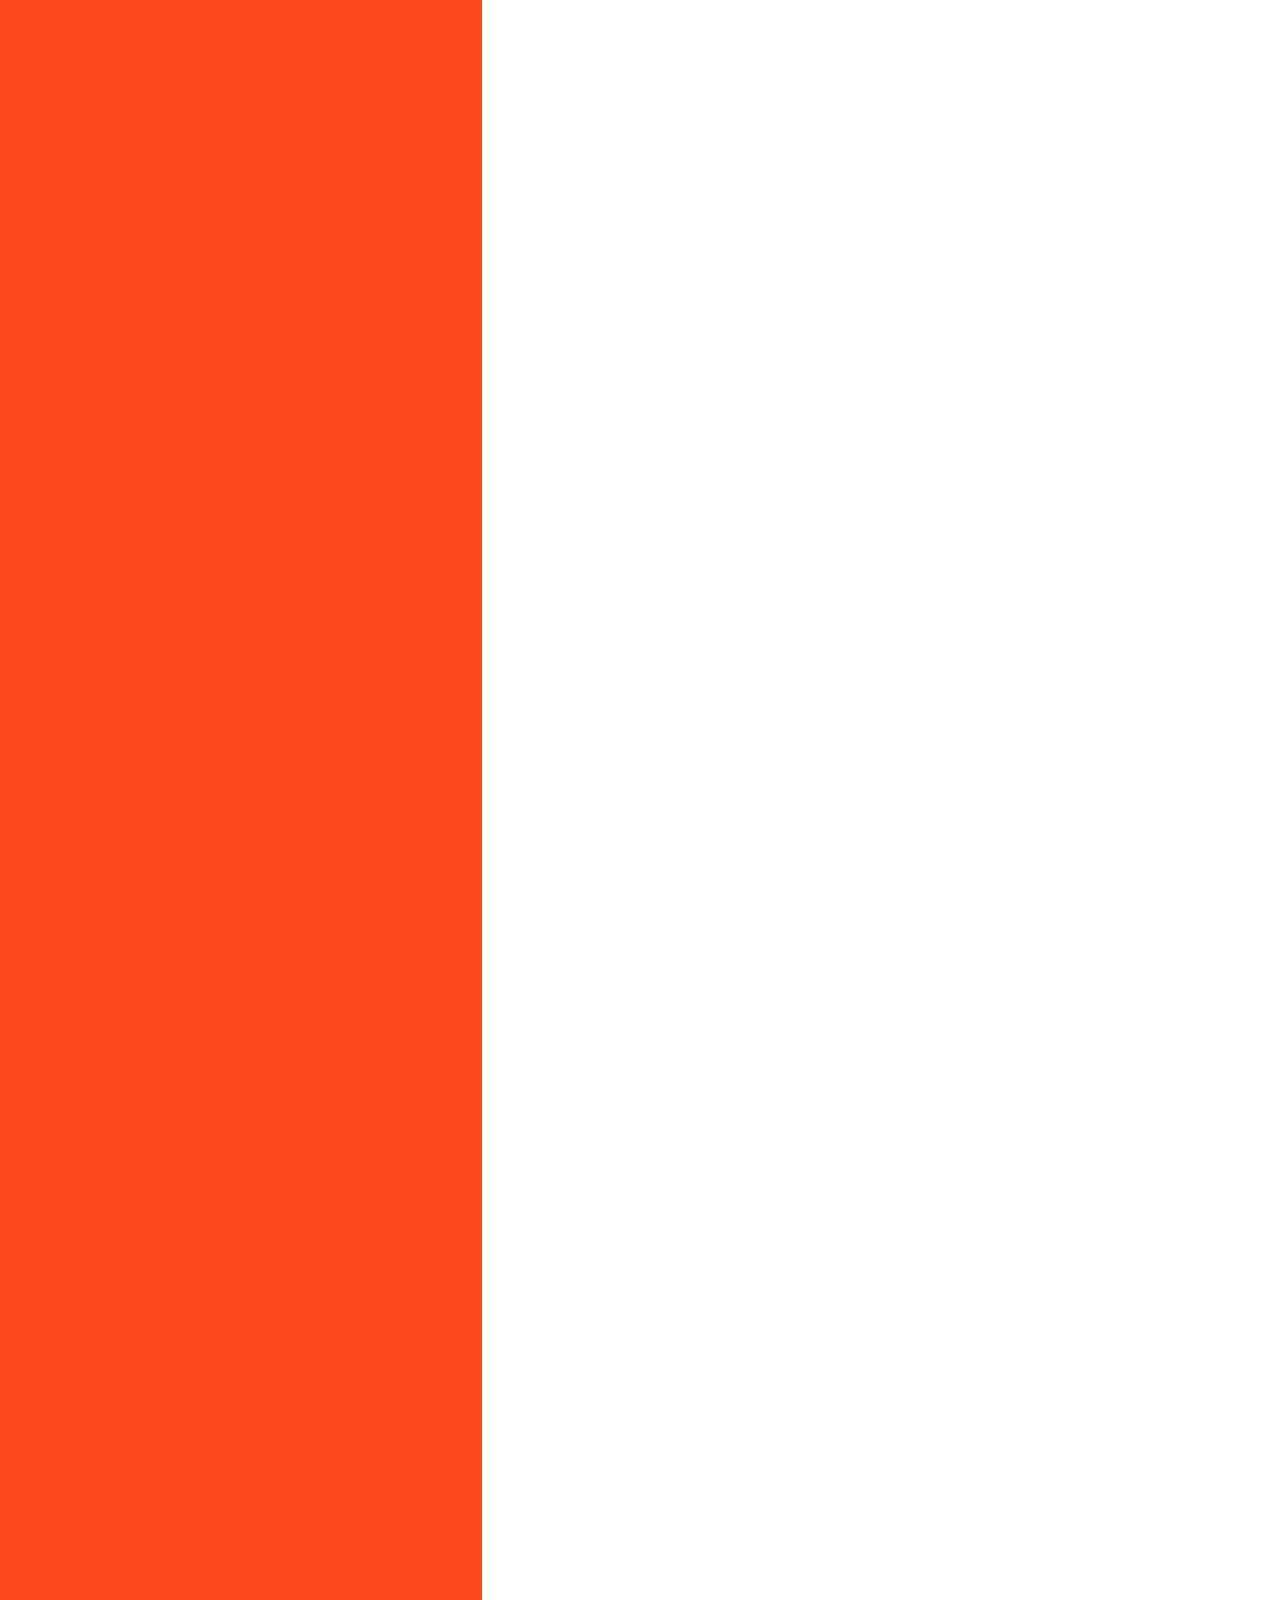
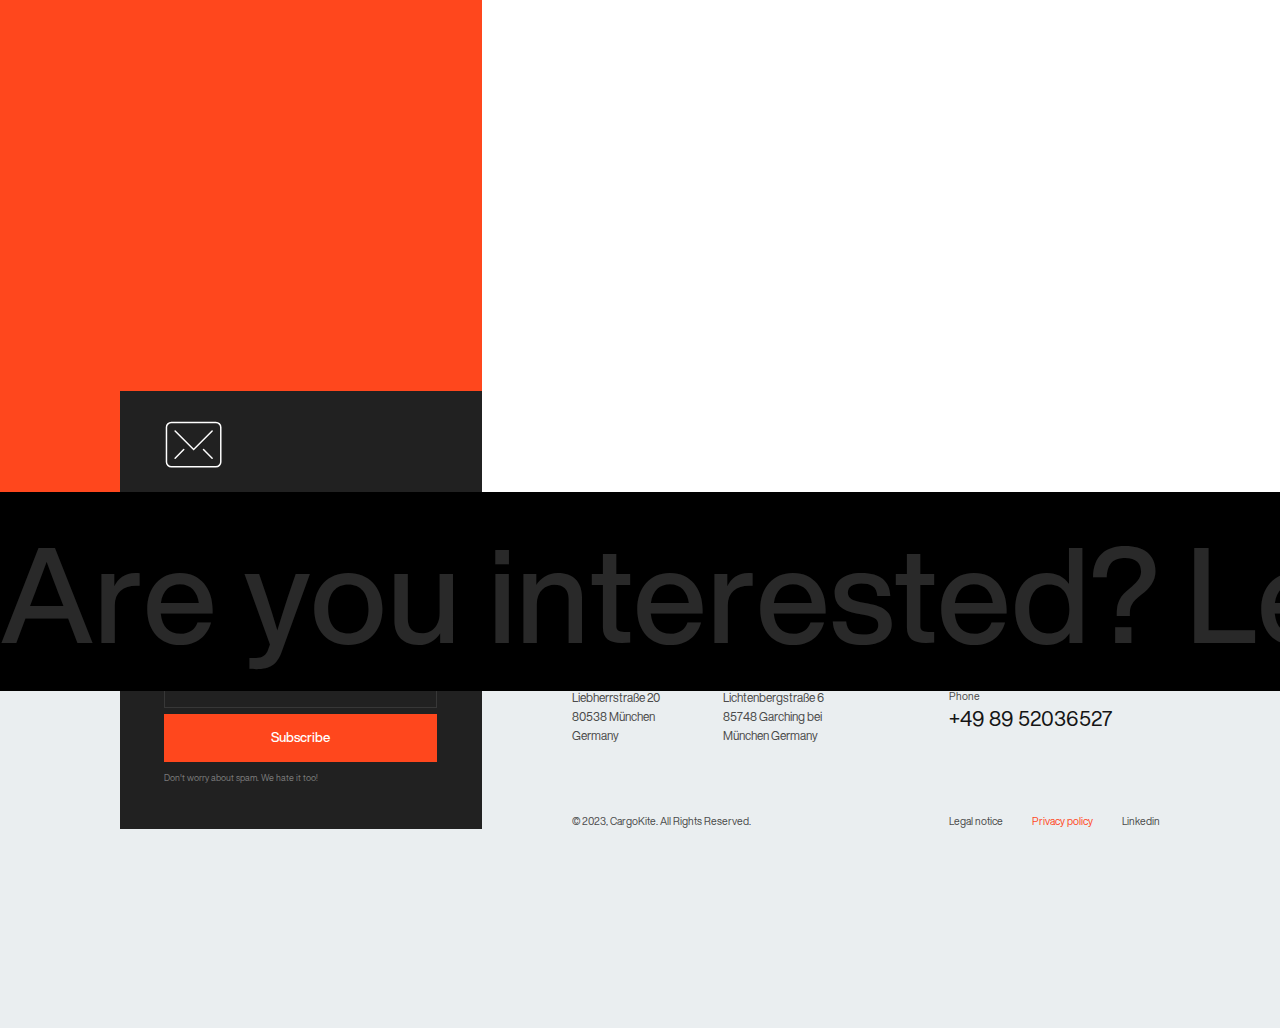
<file: privacy.html>
<!DOCTYPE html><html lang="en"><head><script src="index.560bbbe6.js"></script><meta charset="utf-8"><meta name="viewport" content="width=device-width, initial-scale=1.0"><title>Privacy Policy</title><meta property="og:image" content="https://s3.ap-southeast-1.amazonaws.com/assets.bearplus.io/videos/og.jpg"><meta property="og:site_name" content="Cargokite"><link rel="icon" type="image/png" sizes="32x32" href="favicon.a5ad7350.png"><meta name="description" content="Zero Emission Ocean Transportation"><link rel="stylesheet" href="index.8f2d5753.css"></head><body> <div class="wrapper" data-barba="wrapper"> <div class="popup"> <div class="popup__overlay"></div> <div class="popup__main"> <form action="#" class="popup__main-form"> <div class="popup__main-head"> <h3 class="h4 heading heading-f-lh popup__main-head-title"> Get in touch with us! </h3> <div class="popup__main-head-txt txt txt-18"> We are currently working at full speed on the development of the ship. Feel free to reach out to us if you are keen on finding out more about CargoKite. </div> </div> <div class="popup__main-contact"> <div class="popup__main-contact-label txt txt-18"> Or just wanna say hi? </div> <a href="mailto:info@cargokite.com" class="hover-un popup__main-contact-link txt txt-24"> info@cargokite.com </a> </div> <div class="popup__main-form-inner"> <div class="input-wrap"> <input type="text" class="input-field txt txt-18" name="name" placeholder="Your name" required> <div class="input-field-line"></div> </div> <div class="input-wrap"> <input type="email" class="input-field txt txt-18" name="email" placeholder="Your email" required> <div class="input-field-line"></div> </div> <div class="input-wrap textarea-wrap"> <textarea name="message" cols="30" rows="3" class="input-field txt txt-18" placeholder="Message"></textarea> <div class="input-field-line"></div> </div> </div> <div class="hidden popup__main-form-success"> <p class="popup__main-form-success-txt txt txt-24 txt-med"> Thank <span data-form-name="#">Kenny</span>, <br><br> Your message has been sent to CargoKite's inbox. We will contact you as soon as we receive it. Happy to accompany you in the future. <br><br> Thanks & Best regards, <br> Amelie Binder </p> </div> <button type="submit" class="arr-hover popup__main-submit"> <div class="popup__main-submit-inner popup__main-submit-inner-default"> <div class="h6 heading heading-bold popup__main-submit-inner-txt">Send message</div> <div class="arr-wrap arr-wrap-32"> <div class="arr-ic-main icon icon-32"> <svg width="32" height="32" viewbox="0 0 32 32" fill="none" xmlns="http://www.w3.org/2000/svg"> <path fill-rule="evenodd" clip-rule="evenodd" d="M30.4401 3.68089L3.00001 31.121L0.878693 28.9997L28.3188 1.55957L30.4401 3.68089Z" fill="currentColor"></path> <path fill-rule="evenodd" clip-rule="evenodd" d="M4.5 1.5H30.5V27.5H27.5V4.5H4.5V1.5Z" fill="currentColor"></path> </svg> </div> <div class="arr-ic-clone icon icon-32"> <svg width="32" height="32" viewbox="0 0 32 32" fill="none" xmlns="http://www.w3.org/2000/svg"> <path fill-rule="evenodd" clip-rule="evenodd" d="M30.4401 3.68089L3.00001 31.121L0.878693 28.9997L28.3188 1.55957L30.4401 3.68089Z" fill="currentColor"></path> <path fill-rule="evenodd" clip-rule="evenodd" d="M4.5 1.5H30.5V27.5H27.5V4.5H4.5V1.5Z" fill="currentColor"></path> </svg> </div> </div> </div> <a href="#" class="popup__main-submit-inner popup__main-submit-inner-success" data-popup="close"> <div class="h6 heading heading-bold popup__main-submit-inner-txt">Close the modal</div> <div class="icon icon-32"> <svg width="32" height="32" viewbox="0 0 32 32" fill="none" xmlns="http://www.w3.org/2000/svg"> <path fill-rule="evenodd" clip-rule="evenodd" d="M3.00005 0.736328L16.0001 13.7364L29.0001 0.736328L31.2629 2.99907L18.2628 15.9991L31.2629 28.9992L29.0001 31.2619L16.0001 18.2619L3.00005 31.2619L0.737305 28.9992L13.7373 15.9991L0.737305 2.99907L3.00005 0.736328Z" fill="currentColor"></path> </svg> </div> </a> <div class="popup__main-submit-aspect"></div> </button> </form> <a href="#" class="popup__close" data-popup="close"> <div class="icon icon-32"> <svg width="32" height="32" viewbox="0 0 32 32" fill="none" xmlns="http://www.w3.org/2000/svg"> <path d="M25.1924 6.80664L6.80762 25.1914M6.80762 6.80664L25.1924 25.1914" stroke="currentColor" stroke-width="1.5" stroke-linecap="round" stroke-linejoin="round"></path> </svg> </div> </a> </div> </div> <div class="trans__wrapper"> <div class="trans__logo"> <img src="logo-icon.d27d677b.svg" alt="Logo icon" width="146" height="146"> </div> <div class="trans__inner"> <div class="trans__item"></div> <div class="trans__item"></div> <div class="trans__item"></div> <div class="trans__item"></div> <div class="trans__item"></div> <div class="trans__item"></div> </div> <div class="trans__home"> <div class="trans__home-inner"> <div class="container grid"> <div class="trans__count"> <div class="trans__count-number"> <div class="trans__count-value">00</div> <span class="trans__count-percent"> % </span> </div> <div class="trans__count-bar"> <div class="trans__count-bar-inner"></div> </div> </div> <h1 class="h1 heading home-hero__title"> Zero Emission Ocean Transportation </h1> <div class="home-hero__backer"> <div class="home-hero__backer-label txt txt-12"> Backed by these top-tier investors: </div> <div class="home-hero__backer-inner"> <div class="hidden home-hero__backer-item"> <img srcset="backer-lowercarbon.36271b41.svg" alt="lowercarbon" loading="lazy" width="172" height="25"> </div> <div class="home-hero__backer-item"> <img src="backer-sosv.8bdc0b13.svg" alt="sosv" loading="lazy" width="50" height="22"> </div> <div class="home-hero__backer-item"> <img src="backer-fttf.ab1d4494.svg" alt="fttf" loading="lazy" width="206" height="24"> </div> </div> </div> </div> </div> </div> </div> <header class="header"> <div class="container"> <a href="./" class="header__logo"> <svg width="168" height="32" viewbox="0 0 168 32" fill="none" xmlns="http://www.w3.org/2000/svg"> <path d="M37.6538 15.322C37.6538 14.1039 37.8683 12.8858 38.2973 11.6754C38.7263 10.4649 39.3469 9.38472 40.1743 8.4271C40.994 7.47713 41.9976 6.69571 43.1927 6.09815C44.3878 5.50059 45.7438 5.19415 47.2684 5.19415C49.0764 5.19415 50.6239 5.60785 51.9033 6.43523C53.1827 7.26262 54.1326 8.3275 54.7608 9.62221L53.558 10.3117C53.198 9.60689 52.769 9.01699 52.2863 8.53435C51.8037 8.05937 51.2751 7.66866 50.7158 7.37754C50.1566 7.07876 49.5667 6.86425 48.9538 6.73401C48.3409 6.60378 47.7433 6.53483 47.1534 6.53483C45.8587 6.53483 44.7096 6.7953 43.7213 7.32391C42.7331 7.84486 41.8903 8.52669 41.2008 9.3694C40.5114 10.2121 39.9981 11.1544 39.6457 12.2193C39.2933 13.2765 39.1171 14.3414 39.1171 15.4063C39.1171 16.609 39.3239 17.7505 39.7453 18.8384C40.1666 19.9263 40.7335 20.8839 41.4613 21.7113C42.1891 22.5387 43.0472 23.2052 44.0354 23.7031C45.0237 24.2011 46.0962 24.4462 47.2377 24.4462C47.8506 24.4462 48.4788 24.3696 49.1223 24.2164C49.7735 24.0632 50.3941 23.8257 50.984 23.5039C51.5738 23.1822 52.1254 22.7685 52.6464 22.2629C53.1597 21.7572 53.5887 21.1597 53.9334 20.4778L55.1898 21.0754C54.8451 21.8415 54.3778 22.5157 53.7879 23.1056C53.198 23.6955 52.5391 24.1934 51.8113 24.5918C51.0835 24.9902 50.3174 25.289 49.5054 25.4958C48.6933 25.695 47.8966 25.7946 47.1151 25.7946C45.7208 25.7946 44.4491 25.4881 43.3 24.8753C42.1432 24.2624 41.1472 23.4733 40.3122 22.485C39.4695 21.5044 38.8183 20.3859 38.351 19.1372C37.8913 17.8961 37.6538 16.6244 37.6538 15.322Z" fill="white"></path> <path d="M62.0235 25.9095C61.334 25.9095 60.6981 25.7869 60.1082 25.5494C59.5183 25.3119 58.9974 24.9902 58.553 24.5765C58.101 24.1628 57.7563 23.6802 57.5111 23.1209C57.266 22.5617 57.1357 21.9564 57.1357 21.3052C57.1357 20.6541 57.289 20.0642 57.5954 19.5279C57.9018 18.9916 58.3232 18.532 58.8671 18.1413C59.4111 17.7505 60.0622 17.4441 60.8283 17.2296C61.5944 17.0074 62.4295 16.9002 63.3488 16.9002C64.1532 16.9002 64.9576 16.9691 65.762 17.1147C66.5741 17.2602 67.3019 17.4518 67.9531 17.7046V16.249C67.9531 14.8394 67.5547 13.7209 66.7503 12.8858C65.9459 12.0584 64.8657 11.6447 63.4867 11.6447C62.7589 11.6447 61.9928 11.7979 61.1807 12.1044C60.3687 12.4108 59.549 12.8475 58.7062 13.4221L58.1623 12.4491C60.0699 11.1544 61.8779 10.5032 63.594 10.5032C65.3866 10.5032 66.7963 11.0242 67.8305 12.0584C68.8571 13.1003 69.378 14.5329 69.378 16.3639V23.6265C69.378 24.1015 69.5849 24.339 70.0062 24.339V25.6261C69.9143 25.6414 69.807 25.6567 69.7074 25.672C69.6002 25.6797 69.5083 25.6873 69.4393 25.6873C69.0563 25.6873 68.7498 25.5571 68.5276 25.3043C68.2978 25.0438 68.1676 24.7374 68.1293 24.3773V23.1362C67.4398 24.0326 66.5664 24.7221 65.5016 25.197C64.4214 25.6644 63.2645 25.9095 62.0235 25.9095ZM62.3146 24.7604C63.4178 24.7604 64.4367 24.5535 65.3637 24.1322C66.2906 23.7108 66.9954 23.1592 67.4934 22.4697C67.7999 22.0713 67.9531 21.6883 67.9531 21.3282V18.7005C67.2636 18.4324 66.5511 18.2332 65.808 18.1029C65.0649 17.9727 64.2911 17.9038 63.4944 17.9038C62.7513 17.9038 62.0771 17.988 61.4642 18.1489C60.8513 18.3098 60.3304 18.532 59.8937 18.8231C59.457 19.1065 59.1199 19.4589 58.8748 19.865C58.6373 20.2787 58.5147 20.7307 58.5147 21.221C58.5147 21.7189 58.6067 22.1863 58.7982 22.6229C58.9897 23.0596 59.2578 23.435 59.6026 23.7491C59.9473 24.0632 60.3534 24.3084 60.8207 24.4922C61.2803 24.6761 61.7783 24.7604 62.3146 24.7604Z" fill="white"></path> <path d="M80.7623 12.0354C79.4293 12.0737 78.2571 12.4721 77.2612 13.2229C76.2576 13.9736 75.5605 15.0079 75.1621 16.3256V25.6184H73.7295V10.7484H75.1008V14.4103C75.6141 13.3608 76.2959 12.5104 77.1463 11.8515C77.9967 11.1927 78.9083 10.8173 79.8813 10.7177C80.0728 10.7024 80.2413 10.6871 80.3946 10.6871C80.5478 10.6871 80.6704 10.6871 80.77 10.6871V12.0354H80.7623Z" fill="white"></path> <path d="M88.7374 25.8482C87.7108 25.8482 86.7608 25.6337 85.9028 25.2047C85.0448 24.7757 84.3017 24.2011 83.6888 23.4886C83.0682 22.7762 82.5856 21.9564 82.2332 21.0448C81.8808 20.1331 81.7046 19.1832 81.7046 18.2102C81.7046 17.199 81.8731 16.226 82.2026 15.2914C82.5396 14.3567 83.007 13.5293 83.6198 12.8169C84.2327 12.1044 84.9605 11.5375 85.8109 11.1161C86.6613 10.6948 87.5959 10.4879 88.6301 10.4879C89.9248 10.4879 91.0587 10.825 92.0163 11.5068C92.9816 12.181 93.7936 13.0084 94.4602 13.9813V10.7484H95.7778V25.9095C95.7778 26.9208 95.5863 27.8094 95.2033 28.5679C94.8202 29.334 94.3146 29.9622 93.6711 30.4678C93.0352 30.9734 92.2921 31.3565 91.4417 31.6093C90.5913 31.8698 89.7027 31.9923 88.768 31.9923C87.91 31.9923 87.1362 31.9081 86.4544 31.7472C85.7649 31.5863 85.1597 31.3565 84.6388 31.0577C84.1178 30.7589 83.6505 30.3989 83.2368 29.9698C82.8231 29.5408 82.4707 29.0658 82.1642 28.5526L83.1372 27.8937C83.7271 28.905 84.5315 29.6404 85.5428 30.1077C86.554 30.5751 87.6342 30.8049 88.7757 30.8049C89.5418 30.8049 90.2619 30.6976 90.9361 30.4908C91.6103 30.2839 92.2002 29.9698 92.7058 29.5638C93.2114 29.1501 93.6098 28.6445 93.9086 28.0316C94.2073 27.4187 94.3529 26.7063 94.3529 25.8865V22.6229C93.74 23.5959 92.9356 24.3696 91.9244 24.9519C90.9054 25.5571 89.8482 25.8482 88.7374 25.8482ZM89.0821 24.6225C89.7103 24.6225 90.3232 24.4999 90.9284 24.2624C91.526 24.0249 92.0699 23.7108 92.5602 23.3354C93.0429 22.9524 93.4489 22.5233 93.763 22.0484C94.0771 21.5734 94.2763 21.0984 94.3529 20.6158V15.728C94.1231 15.1535 93.8166 14.6249 93.4412 14.1422C93.0582 13.6596 92.6292 13.2382 92.1389 12.9011C91.6562 12.5564 91.1276 12.2883 90.5684 12.0891C90.0091 11.8899 89.4422 11.7903 88.8676 11.7903C87.9713 11.7903 87.1669 11.9818 86.4621 12.3649C85.7573 12.7479 85.1597 13.2459 84.6771 13.8511C84.1944 14.464 83.819 15.1535 83.5585 15.9272C83.2981 16.701 83.1755 17.4747 83.1755 18.2562C83.1755 19.1142 83.3287 19.9263 83.6352 20.6847C83.9416 21.4508 84.363 22.125 84.8916 22.7149C85.4278 23.3048 86.056 23.7721 86.7762 24.1168C87.4886 24.4463 88.2624 24.6225 89.0821 24.6225Z" fill="white"></path> <path d="M106.473 25.9095C105.423 25.9095 104.458 25.7027 103.569 25.2966C102.68 24.8829 101.914 24.3313 101.263 23.6265C100.612 22.9217 100.106 22.102 99.7462 21.1673C99.3861 20.2327 99.2023 19.2521 99.2023 18.2179C99.2023 17.1683 99.3861 16.18 99.7615 15.2454C100.137 14.3108 100.643 13.491 101.294 12.7862C101.945 12.0814 102.711 11.5221 103.6 11.1161C104.488 10.7101 105.446 10.5032 106.473 10.5032C107.499 10.5032 108.457 10.7101 109.33 11.1161C110.203 11.5298 110.977 12.0814 111.636 12.7862C112.295 13.491 112.808 14.3108 113.184 15.2454C113.559 16.18 113.743 17.1683 113.743 18.2179C113.743 19.2444 113.559 20.2327 113.184 21.1673C112.808 22.102 112.303 22.9217 111.651 23.6265C111 24.3313 110.234 24.8906 109.345 25.2966C108.464 25.7027 107.507 25.9095 106.473 25.9095ZM100.643 18.2715C100.643 19.1525 100.796 19.9722 101.102 20.746C101.409 21.5198 101.822 22.1939 102.343 22.7608C102.864 23.3354 103.485 23.7874 104.19 24.1168C104.894 24.4539 105.645 24.6148 106.45 24.6148C107.254 24.6148 108.005 24.4463 108.71 24.1168C109.414 23.7874 110.035 23.3201 110.571 22.7302C111.107 22.1403 111.521 21.4585 111.828 20.6847C112.134 19.9109 112.287 19.0759 112.287 18.1796C112.287 17.3062 112.134 16.4788 111.828 15.7051C111.521 14.9313 111.1 14.2571 110.571 13.6749C110.035 13.0927 109.422 12.633 108.725 12.2882C108.028 11.9435 107.277 11.775 106.48 11.775C105.676 11.775 104.925 11.9435 104.22 12.2882C103.515 12.633 102.903 13.1003 102.374 13.6902C101.853 14.2801 101.432 14.9696 101.118 15.7663C100.796 16.5554 100.643 17.3905 100.643 18.2715Z" fill="white"></path> <path d="M117.229 25.6184V5.33973H120.431V15.7817L129.984 5.30908H133.531L125.526 14.2878L133.991 25.6184H130.413L123.549 16.2643L120.431 19.4973V25.6184H117.229Z" fill="white"></path> <path d="M135.707 8.20496V4.74219H138.856V8.20496H135.707ZM135.707 25.6184V10.6641H138.856V25.6261H135.707V25.6184Z" fill="white"></path> <path d="M150.952 24.8523C150.554 25.0438 150.002 25.2583 149.29 25.4958C148.585 25.7333 147.834 25.8559 147.03 25.8559C146.532 25.8559 146.065 25.7869 145.628 25.6567C145.191 25.5264 144.801 25.3272 144.471 25.0591C144.134 24.791 143.874 24.4462 143.682 24.0172C143.491 23.5882 143.399 23.0672 143.399 22.462V13.0926H141.422V10.6641H143.399V5.74573H146.547V10.6641H149.811V13.0926H146.547V21.4431C146.586 21.9794 146.754 22.3624 147.045 22.5999C147.344 22.8374 147.704 22.96 148.148 22.96C148.585 22.96 149.006 22.8834 149.405 22.7302C149.803 22.5769 150.102 22.4544 150.293 22.3548L150.952 24.8523Z" fill="white"></path> <path d="M159.533 25.9095C158.368 25.9095 157.311 25.7026 156.361 25.2966C155.411 24.8829 154.591 24.3313 153.917 23.6265C153.243 22.9217 152.714 22.102 152.347 21.1673C151.971 20.2327 151.787 19.2444 151.787 18.1949C151.787 17.1453 151.971 16.1494 152.347 15.2071C152.722 14.2648 153.243 13.4297 153.917 12.7172C154.591 12.0048 155.411 11.4379 156.361 11.0318C157.311 10.6181 158.384 10.4189 159.563 10.4189C160.728 10.4189 161.777 10.6258 162.727 11.0471C163.67 11.4685 164.474 12.0278 165.141 12.7172C165.807 13.4144 166.32 14.2265 166.673 15.1458C167.025 16.0728 167.201 17.038 167.201 18.0493C167.201 18.2791 167.194 18.4936 167.171 18.6928C167.148 18.892 167.132 19.0606 167.109 19.1908H155.128C155.181 19.8573 155.342 20.4625 155.603 20.9911C155.863 21.5197 156.192 21.9871 156.606 22.3778C157.012 22.7685 157.48 23.0673 158.008 23.2818C158.529 23.4886 159.081 23.5959 159.655 23.5959C160.077 23.5959 160.49 23.5422 160.896 23.435C161.31 23.3277 161.685 23.1745 162.023 22.9753C162.367 22.7761 162.674 22.531 162.942 22.2475C163.21 21.9641 163.417 21.65 163.57 21.3052L166.259 22.079C165.746 23.2052 164.888 24.1245 163.7 24.8369C162.497 25.5494 161.111 25.9095 159.533 25.9095ZM164.076 17.0151C164.022 16.3869 163.861 15.8046 163.601 15.2684C163.34 14.7321 163.011 14.2801 162.612 13.9124C162.214 13.537 161.747 13.2535 161.21 13.039C160.674 12.8322 160.115 12.7249 159.525 12.7249C158.935 12.7249 158.376 12.8322 157.855 13.039C157.334 13.2459 156.867 13.537 156.468 13.9124C156.07 14.2878 155.74 14.7397 155.495 15.2684C155.25 15.8046 155.097 16.3869 155.036 17.0151H164.076Z" fill="white"></path> <path d="M24.0709 24.0862C20.248 24.2011 15.9962 22.3548 12.6407 19.2138C11.8822 23.6265 12.8475 26.9821 15.3833 28.5372C18.1413 30.2303 22.1556 29.5025 25.3809 26.7216C26.5914 25.6414 27.6103 24.385 28.4223 22.983C27.1353 23.6648 25.672 24.0402 24.0709 24.0862Z" fill="white"></path> <path d="M11.1927 17.6892C10.0053 16.3179 9.017 14.8087 8.26622 13.2076C7.64568 11.8822 7.31626 10.8863 7.26263 10.1355C7.23965 10.1355 7.209 10.1355 7.18602 10.1355C2.50515 10.1355 0.421355 16.0345 0.030644 17.2832C0.015322 17.3139 0.007661 17.3445 0 17.3751L0.145559 18.2715C1.5322 25.4192 7.85252 30.6287 15.1688 30.6287C15.3526 30.6287 15.5288 30.621 15.7127 30.6134C15.2837 30.4448 14.8777 30.2533 14.4793 30.0081C11.0625 27.909 9.87503 23.4273 11.1927 17.6892Z" fill="white"></path> <path d="M28.5909 9.97462C28.5909 8.03639 26.4305 5.01796 25.9632 4.4587C23.075 1.58583 19.2445 0 15.1688 0C7.4695 0 1.08023 5.70745 0.00769043 13.108C1.43264 10.7331 3.27128 9.18554 5.32442 8.63395C8.72591 7.72229 12.6407 9.43069 16.9538 13.7055C16.9998 13.7515 17.0458 13.7975 17.0994 13.8434L17.2449 13.9966C18.463 15.4982 20.271 16.3562 22.2016 16.3562C25.7257 16.3562 28.5909 13.491 28.5909 9.97462Z" fill="#FF471D" class="cl-orange"></path> </svg> </a> <div class="header__links"> <a href="./" class="header__link txt txt-16" data-link="home">Home.</a> <a href="about.html" class="header__link txt txt-16" data-link="about">About us.</a> <a href="tech.html" class="header__link txt txt-16" data-link="tech">Technology.</a> <a href="about.html#job" class="header__link txt txt-16" data-link="job">Career.</a> <a href="news.html" class="header__link txt txt-16" data-link="news">News & Media.</a> </div> <div class="header_act"> <a href="#" class="btn btn-pri header__btn" data-popup="contact"> <div class="txt txt-16 txt-med"> Get in touch </div> </a> </div> <a href="#" class="header__toggle"> <span class="header__toggle-icon header__toggle-icon-1"></span> <span class="header__toggle-icon header__toggle-icon-2"></span> <span class="header__toggle-icon header__toggle-icon-3"></span> </a> <nav class="header__nav" data-lenis-prevent> <ul> <li class="header__nav-item"><a href="/" data-link="home" class="header__nav-link txt txt-16 txt-med">Home.</a></li> <li class="header__nav-item"><a href="about.html" data-link="about" class="header__nav-link txt txt-16 txt-med">About.</a></li> <li class="header__nav-item"><a href="tech.html" data-link="tech" class="header__nav-link txt txt-16 txt-med">Technology.</a></li> <li class="header__nav-item"><a href="about.html#job" data-link="job" class="header__nav-link txt txt-16 txt-med">Career.</a></li> <li class="header__nav-item"><a href="news.html" data-link="news" class="header__nav-link txt txt-16 txt-med">News & Media.</a></li> <li class="header__nav-item"> <a href="#" class="h6 header__nav-cta heading" data-popup="contact"> Get in touch <div class="arr-ic-main icon"> <svg width="32" height="32" viewbox="0 0 32 32" fill="none" xmlns="http://www.w3.org/2000/svg"> <path fill-rule="evenodd" clip-rule="evenodd" d="M30.4401 3.68089L3.00001 31.121L0.878693 28.9997L28.3188 1.55957L30.4401 3.68089Z" fill="white"></path> <path fill-rule="evenodd" clip-rule="evenodd" d="M4.5 1.5H30.5V27.5H27.5V4.5H4.5V1.5Z" fill="white"></path> </svg> </div> </a></li> </ul> </nav> </div> </header> <div class="main" data-barba="container" data-barba-namespace="privacy" data-header="mix" data-namespace="privacy"> <section class="priv-hero"> <div class="container grid"> <div class="priv-hero__nav"> <div class="priv-hero__nav-inner"> <div class="h6 heading heading-bold priv-hero__nav-label"> Navigation </div> <div class="priv-hero__nav-toc" data-lenis-prevent> <a href="#" class="priv-hero__nav-toc-item" data-toc="item"> <div class="priv-hero__nav-toc-item-txt txt txt-14 txt-med" data-toc="title"> Title </div> <div class="priv-hero__nav-toc-item-num txt txt-14 txt-med" data-toc="number"> 01 </div> <div class="priv-hero__nav-toc-item-line"></div> </a> </div> </div> </div> <div class="priv-hero__content"> <h1 class="h1 heading priv-hero__title"> Privacy Policy </h1> <div class="priv-hero__main"> <div class="priv-hero__main-richtext"> <h3 class="h6 heading"> Preamble </h3> <p class="txt txt-18"> In the following text, we will inform you about the collection of personal data during usage of our website. Personal data includes all data that relates to you personally, such as your name, address, e-mail addresses, and user behavior. </p> <h2 class="h6 heading"> 1. Party Responsible for Data Processing </h2> <p class="txt txt-18"> The party responsible pursuant to Art. 4 Para. 7 of the EU General Data Protection Regulation (GDPR) is: </p> <ul> <li class="txt txt-18"> CargoKite GmbH </li> <li class="txt txt-18"> Liebherrstraße 20 </li> <li class="txt txt-18"> 80538 München </li> </ul> <p class="txt txt-18"> Legal representative: Amelie Binder, Marcus Bischoff, Tim Linnenweber </p> <h2 class="h6 heading"> 2. Methods of Contacting the Data Protection Office </h2> <p class="txt txt-18"> You can reach our data protection officer by sending an e-mail to info@cargokite.com with the subject “Data protection officer” or to our postal address with the additional line “Data protection officer.” </p> <h2 class="h6 heading"> 3. General Data Collection when Calling up our Website </h2> <p class="txt txt-18"> If you use our website for informational purposes only, which is to say, if you do not register or transmit information to us in another manner, in addition to technical information about the terminal device (operating system, screen resolution, and other non-personal properties) and the browser (version and language settings) you use, we will collect the public IP address of the computer you use to visit our website, including the date and time of your access, in particular. We and our service provider are generally not aware of who is behind an IP address unless you provide us with data that makes this identification possible while you use our website. </p> <p class="txt txt-18"> The data collected is required for technical reasons so we can present our website and guarantee both its stability and security. </p> <p class="txt txt-18"> The legal basis for this is our legitimate interest pursuant to Art. 6 Para. 1 S. 1 f of the GDPR.In the scope of weighing interests according to Art. 6 Para. 1 S. 1 f of the GDPR, we have considered and weighed our interests in provisioning and your interest having your personal data processed in a manner that complies with data privacy legislation. The following data for provisioning our services is occasionally required for technical reasons in order to present our website to you and to guarantee its stability and security, and especially to protect against its misuse. In light of this, we reached the conclusion that this data can be processed (with state-of-the-art data security guaranteed), whereby your interest in processing that is compliant with data privacy legislation is taken into consideration appropriately. </p> <p class="txt txt-18"> Recording data to provision the website and storing data in log files is absolutely necessary for the operation of the Internet site. Users therefore have no opportunity to object to this. </p> <h2 class="h6 heading"> 4. Cookies - General Information </h2> <p class="txt txt-18"> We use what are referred to as cookies on different sites in order to make visits to our websites attractive and enable the use of certain functions. Cookies are small text files that are stored on your terminal device. Some of the cookies we use are deleted again after the end of the browser session, which is to say, after you close your browser (they are referred to as session cookies). Other cookies remain on your terminal device and allow us or our partner companies to recognize your browser the next time you visit the site (they are referred to as long-term cookies). Cookies can be used neither to access other files on your computer nor to determine your e-mail address. Your consent applies to the following domains: cargokite.com </p> <h2 class="h6 heading"> 5. Google Analytics </h2> <p class="txt txt-18"> This website uses Google Analytics, a web analysis service provided by Google LLC, 1600 Amphitheatre Parkway Mountain View, CA 94043, USA (“Google”). The office responsible for users in the EU/EEA and Switzerland is Google Ireland Limited, Google Building Gordon House, 4 Barrow St., Dublin, Ireland, 1600. Google Analytics uses cookies that make it possible to analyze your usage of the website. The information about your usage of this website that is generated by the cookie is generally transferred to one of Google's servers in the USA, where it is stored. </p> <p class="txt txt-18"> CargoKite's website uses Google Analytics with the “anonymize IP” enhancement. That means Google truncates the IP address collected by the Google Analytics cookie within member states of the European Union and in other contracting member states party to the Agreement on the European Economic Area before transferring it to the USA. Only in exceptional cases does Google transfer the complete IP address to one of its servers in the USA and truncate it there. On behalf of CargoKite, Google uses this information to evaluate your usage of the website in order to compile reports about the website activities and in order to provide additional services associated with usage of the website and the Internet to the website operator. The IP address your browser transmits in the scope of Google Analytics is not combined with any other data in Google's possession. </p> <p class="txt txt-18"> The legal basis for processing personal data using cookies is Art. 6 Para. 1 Sub-Para. 1 a of the GDPR. You may revoke your consent at any time as described above by adjusting your cookie preferences. </p> <p class="txt txt-18"> Additionally, you can delete cookies that have already been saved at any time in your browser's settings. If you do this, you may not be able to use all of the websites' functions to their full extent. </p> <p class="txt txt-18"> You can find more information about conditions of use and data privacy at <a href="https://www.google.com/analytics/terms/">www.google.com/analytics/terms/</a> or <a href="https://www.google.com/intl/de/analytics/privacyoverview.html">www.google.com/intl/de/analytics/privacyoverview.html</a>. </p> <h2 class="h6 heading"> 6. Contact Form / Contact Form Repairs </h2> <p class="txt txt-18"> When you contact us by e-mail or using a contact form, we will store the data you send us (your e-mail address and, if applicable, your name and phone number, customer number, and order number) in order to answer your questions. Wherever we have requested information that is not required to contact you on our contact form, we have indicated that this information is optional. This information helps us substantiate your inquiry and improve the processing of your issue. This information is provided expressly on a voluntary basis and with your consent pursuant to Art. 6 Para. 1 a of the GDPR. As far as this constitutes information regarding communication channels (such as e-mail address and phone number), you also consent that we may also contact you via this communication channel in order to address your issue. Of course, you may revoke this consent at any time and with effect for the future. </p> <p class="txt txt-18"> We will delete data accrued in this context once it is no longer necessary to save it, or we will restrict processing if legal storage obligations exist. </p> <h2 class="h6 heading"> 7. Forwarding Data </h2> <p class="txt txt-18"> Your personal data will not be forwarded to third parties for purposes beside those mentioned. We will forward your data to third parties only if: </p> <ul> <li class="txt txt-18"> You have granted your express consent to this. </li> <li class="txt txt-18"> This forwarding is necessary for the assertion, exercise, or defense of legal claims, and there is no reason to assume that you have an overriding legitimate interest in the non-forwarding of your data. </li> <li class="txt txt-18"> There is a legal obligation to forward the data. </li> <li class="txt txt-18"> This is legally permissible and necessary for processing contractual relationships with you. </li> <li class="txt txt-18"> In the event of our legitimate interest. </li> </ul> <p class="txt txt-18"> Your personal data is forwarded in the scope of a contact request initiated by you and using the contact forms. The data entered in the contact form is forwarded within CargoKite in the process to make it possible to optimally respond to your inquiry. The legal basis for forwarding is Art. 6 Para. 1 S. 1 f of the GDPR, which is to say, our legitimate interest in being able to give our customers the best possible answers and thus improve contact with customers. </p> <p class="txt txt-18"> Additionally, our web hoster Namecheap has access to your personal data, which happens inevitably during the hosting process and cannot be avoided. However, in the scope of contractual agreements, we guarantee that our web hoster does not use your data in an unauthorized manner and, instead, stores it securely. </p> <h2 class="h6 heading"> 8. Newsletter </h2> <p class="txt txt-18"> With your consent in accordance with Article 6 Paragraph 1 (a) GDPR, you can subscribe to our blog newsletter, which we will use to provide you with information on our recently published blog articles. </p> <p class="txt txt-18"> Subscription to our newsletter takes the form of a double opt-in process. That means that, after you have subscribed, we will send an email to the email address provided, asking you to confirm that you wish to receive the newsletter. If you do not confirm your subscription, access to your information will be blocked and the information will be automatically erased after one month. </p> <p class="txt txt-18"> In addition, we will store the IP address you use to subscribe and to confirm your subscription, as well as the times at which you do so. The purpose of this process is to generate proof of your subscription and to be able to resolve any incidents of misuse of your personal data. </p> <p class="txt txt-18"> The only information which you must provide in order to receive the newsletter is your email address. Other specially indicated information can be disclosed voluntarily and will be used to address you personally. Once you have provided confirmation, we will store your email address for the purpose of sending you the newsletter. The legal basis for this is Article 6 Paragraph 1 (a) GDPR. </p> <p class="txt txt-18"> You may withdraw your consent to receive our newsletter and unsubscribe from the newsletter at any time. This can be done by clicking on the link provided in every newsletter we send to you, or by contacting us at the email address listed above. </p> <p class="txt txt-18"> We use the services of our processor MailChimp for the dispatch of newsletters. The provider is Rocket Science Group LLC, 675 Ponce De Leon Ave NE, Suite 5000, Atlanta, GA 30308, USA. </p> <p class="txt txt-18"> MailChimp is a service with which, among other things, the dispatch of newsletters can be organized and analyzed. When you enter data for the purpose of subscription to the newsletter (e.g. e-mail address), it will be stored on the MailChimp servers in the USA. The data transfer to the USA is based on standard contractual clauses approved by the European Union. </p> <p class="txt txt-18"> We use MailChimp to analyze our newsletter campaigns. When you open an e-mail dispatched using MailChimp, a file contained in the e-mail will connect to the MailChimp servers in the USA. It can then be established whether a newsletter message has been opened and which links have been clicked on. Furthermore, technical information is registered (e.g. time of e-mail check, IP address, browser type and operating system). This information cannot be put into connection with the respective newsletter recipient. It is used exclusively for statistical analyses of newsletter campaigns. The results of these analyses may be used to adapt future newsletters to the interests of the recipients. </p> <p class="txt txt-18"> If you do not want any analyses by MailChimp, you have to unsubscribe from the newsletter. For this purpose, a respective link is provided in each newsletter message. You can also unsubscribe from the newsletter directly on the website. </p> <p class="txt txt-18"> Data processing will be based on your consent (Article 6(1) lit. a GDPR). You can withdraw your consent at any time by unsubscribing from the newsletter. The legality of the data processing operations that have already been carried out remains unaffected by the revocation. The data stored with us for the purpose of subscription to the newsletter will be stored until you unsubscribe from the newsletter, and will be deleted from our and the MailChimp servers after the unsubscription from the newsletter. You can find more information in the MailChimp data protection regulations at: <a href="https://mailchimp.com/legal/terms/">https://mailchimp.com/legal/terms/</a>. </p> <h2 class="h6 heading"> 9. Instruction: Rights of Persons Affected </h2> <p class="txt txt-18"> Every person affected has the right to information pursuant to Art. 15 of the GDPR, the right to correction pursuant to Art. 16 of the GDPR, the right to deletion pursuant to Art. 17 of the GDPR, the right to restriction of processing pursuant to Art. 18 of the GDPR, the right to objection issuing from Art. 21 of the GDPR, and the right to data transferability issuing from Art. 20 of the GDPR. </p> <p class="txt txt-18"> Instruction on the option of lodging a complaint: You also have the right to lodge a complaint concerning our processing of your personal data with the responsible data protection supervisory authority.\ </p> <p class="txt txt-18"> Instruction on revocation of consent: Once you have granted us your consent to the processing of personal data, you may revoke it at any time. Please note that the revocation shall be effective only for the future. It shall not impact any processing that took place before the revocation. </p> <p class="txt txt-18"> Right of objection: Pursuant to Art. 21 Para. 1 S. 1 of the GDPR, you have the right to file an objection against the processing of your personal data based upon Art. 6 Para. 1 S. 1 e or f of the GDPR at all times. Please note that the objection shall be effective only for the future. It shall not impact any processing that took place before the objection. </p> <p class="txt txt-18"> If any necessary reasons that are worthy of protection speak in favor of processing on our part and outweigh your interests, rights, and freedoms, or if the processing serves to assert, exercise, or defend legal claims, no objection shall be possible. </p> <h2 class="h6 heading"> 10. Links to other Websites </h2> <p class="txt txt-18"> Our websites may contain links to other websites. We would like to indicate that this data privacy policy applies only to the websites of CargoKite GmbH. We exert no influence over other sites and do not monitor whether other providers comply with the applicable data protection legislation. </p> <h2 class="h6 heading"> 11. Changes to the Data Privacy Policy </h2> <p class="txt txt-18"> We reserve the right to change or modify this data privacy policy at any time, taking the applicable data protection legislation into consideration. </p> </div> </div> </div> </div> </section> </div> <footer class="footer"> <div class="container grid"> <div class="footer__form-wrap"> <div class="footer__form-icon icon icon-80"> <svg width="80" height="80" viewbox="0 0 80 80" fill="none" xmlns="http://www.w3.org/2000/svg"> <path d="M65 21.667L40 46.667L15 21.667" stroke="white" stroke-width="2" stroke-miterlimit="10" stroke-linecap="round"></path> <path d="M70 10H9.99998C6.31808 10 3.33331 12.9848 3.33331 16.6667V63.3333C3.33331 67.0152 6.31808 70 9.99998 70H70C73.6819 70 76.6666 67.0152 76.6666 63.3333V16.6667C76.6666 12.9848 73.6819 10 70 10Z" stroke="white" stroke-width="2" stroke-miterlimit="10" stroke-linecap="square"></path> <path d="M26.6667 46.667L15 58.3337" stroke="white" stroke-width="2" stroke-miterlimit="10" stroke-linecap="round"></path> <path d="M53.3333 46.667L65 58.3337" stroke="white" stroke-width="2" stroke-miterlimit="10" stroke-linecap="round"></path> </svg> </div> <div class="footer__form-title h4 heading heading-f-lh"> Subscribe to Newsletters </div> <div class="footer__form-sub txt txt-16"> Want to stay up to date? Sign up for CargoKite's biannual update. </div> <form action="#" class="footer__form-main"> <div class="input-wrap"> <input type="email" name="email" class="input-field txt txt-16" placeholder="Enter your email" required> </div> <button class="btn btn-lg btn-pri input-submit" type="submit"> <div class="input-submit-icon"> <div class="icon icon-20"> <svg width="20" height="20" viewbox="0 0 20 20" fill="none" xmlns="http://www.w3.org/2000/svg"> <path d="M4.59961 9.40169L8.39974 13.2018L16 5.60156" stroke="currentColor" stroke-width="1.5" stroke-miterlimit="10" stroke-linecap="round" stroke-linejoin="round"></path> </svg> </div> </div> <span class="input-submit-txt txt txt-18 txt-med"> Subscribe </span> <span class="input-submit-txt-tail txt txt-18 txt-med"> d </span> </button> </form> <div class="footer__form-caption txt txt-12"> Don't worry about spam. We hate it too! </div> </div> <div class="footer__main"> <div class="footer__links"> <a href="./" class="footer__link txt txt-20 txt-med" data-link="home">Home.</a> <a href="about.html" class="footer__link tag-wrap txt txt-20 txt-med" data-link="about"> About. <span class="tag-link"> we're hiring </span> </a> <a href="tech.html" class="footer__link txt txt-20 txt-med" data-link="tech">Technology.</a> <a href="news.html" class="footer__link txt txt-20 txt-med" data-link="news">News & Media.</a> <a href="#" data-popup="contact" class="footer__link txt txt-20 txt-med" data-link="contact">Get in touch.</a> </div> <div class="footer__info footer__info-mid grid"> <div class="footer__info-addr grid"> <div class="footer__info-addr-grp"> <div class="footer__info-addr-label txt txt-16"> Head office </div> <div class="footer__info-addr-txt txt txt-16"> CargoKite GmbH <br> Liebherrstraße 20 <br> 80538 München <br> Germany </div> </div> <div class="footer__info-addr-grp"> <div class="footer__info-addr-label txt txt-16"> Postal & Visitor address </div> <div class="footer__info-addr-txt txt txt-16"> CargoKite GmbH <br>Lichtenbergstraße 6 <br>85748 Garching bei <br>München Germany </div> </div> </div> <div class="footer__info-contact"> <div class="footer__info-contact-grp"> <div class="footer__info-contact-label txt txt-14"> Email </div> <a href="mailto:info@cargokite.com" class="footer__info-contact-link txt txt-28"> info@cargokite.com </a> </div> <div class="footer__info-contact-grp"> <div class="footer__info-contact-label txt txt-14"> Phone </div> <a href="tel:+49 89 52036527" class="footer__info-contact-link txt txt-28"> +49 89 52036527 </a> </div> </div> </div> <div class="footer__info grid"> <div class="footer__info-copy txt txt-14"> © 2023, CargoKite. All Rights Reserved. </div> <div class="footer__info-legal"> <a href="legal.html" class="footer__info-legal-link txt txt-14" data-link="legal"> Legal notice </a> <a href="privacy.html" class="footer__info-legal-link txt txt-14" data-link="privacy"> Privacy policy </a> <a href="https://www.linkedin.com/company/cargokite/" class="footer__info-legal-link txt txt-14"> Linkedin </a> </div> </div> </div> </div> <a href="#" class="footer__marquee" data-popup="contact"> <div class="footer__marquee-wrap"> <div class="footer__marquee-item heading"> Are you interested? Let's discuss today! </div> <div class="footer__marquee-item heading"> Are you interested? Let's discuss today! </div> </div> <div class="footer__cursor"> <div class="arr-hover footer__cursor-main"> <div class="footer__cursor-txt txt-20 txt-bold"> Say Hi! </div> <div class="arr-wrap arr-wrap-24"> <div class="arr-ic-main icon icon-24"> <svg width="24" height="24" viewbox="0 0 24 24" fill="none" xmlns="http://www.w3.org/2000/svg"> <path fill-rule="evenodd" clip-rule="evenodd" d="M22.8301 2.76091L2.25005 23.341L0.659058 21.75L21.2392 1.16992L22.8301 2.76091Z" fill="currentColor"></path> <path fill-rule="evenodd" clip-rule="evenodd" d="M3.375 1.125H22.875V20.625H20.625V3.375H3.375V1.125Z" fill="currentColor"></path> </svg> </div> <div class="arr-ic-clone icon icon-24"> <svg width="24" height="24" viewbox="0 0 24 24" fill="none" xmlns="http://www.w3.org/2000/svg"> <path fill-rule="evenodd" clip-rule="evenodd" d="M22.8301 2.76091L2.25005 23.341L0.659058 21.75L21.2392 1.16992L22.8301 2.76091Z" fill="currentColor"></path> <path fill-rule="evenodd" clip-rule="evenodd" d="M3.375 1.125H22.875V20.625H20.625V3.375H3.375V1.125Z" fill="currentColor"></path> </svg> </div> </div> </div> </div> </a> </footer> </div> <script src="index.f0e0eaa0.js" defer></script> </body></html>
</file>
<file: index.8f2d5753.css>
:root{--h1-fs:10rem;--h1-lh:1.2em;--h2-fs:8.4rem;--h2-lh:1.2em;--h3-fs:7.2rem;--h3-lh:1.2em;--h4-fs:6rem;--h4-lh:1.2em;--h5-fs:3.6em;--h5-lh:1.2em;--h6-fs:3.2rem;--h6-lh:1.2em;--fs-12:1.2rem;--lh-12:1.6em;--fs-14:1.4rem;--lh-14:1.5em;--fs-16:1.6rem;--lh-16:1.6em;--fs-18:1.8rem;--lh-18:1.6em;--fs-20:2rem;--lh-20:1.3em;--fs-24:2.4rem;--lh-24:1.3em;--fs-28:2.8em;--lh-28:1.35em;--fs-36:3.6rem;--lh-36:1.2em}@media only screen and (width<=991px){:root{--h1-fs:7.2rem;--h2-fs:5.2rem;--h3-fs:3.4rem;--h4-fs:2.6rem;--h4-lh:1.5em;--h6-fs:2rem;--h6-lh:1.4em;--fs-36:2.4rem;--lh-36:1.3em;--fs-24:2rem;--fs-20:1.8rem;--lh-20:1.6em;--fs-18:1.6rem}}@media only screen and (width<=767px){:root{--h1-fs:6rem;--h2-fs:3.6rem;--h3-fs:3.2rem;--h4-fs:2.4rem;--fs-24:1.8rem;--fs-20:1.6rem}}@media only screen and (width<=476px){:root{--h1-fs:3.6rem;--h3-fs:3.2rem}}*{box-sizing:border-box;margin:0;padding:0}html{scroll-behavior:unset;-webkit-font-smoothing:antialiased;-moz-osx-font-smoothing:grayscale;font-kerning:none;-webkit-text-rendering:optimizeSpeed;text-rendering:optimizespeed;color:#151515;font-family:HelveticaNowDisplay;font-size:.578704vw}@media only screen and (width>=2160px){html{font-size:12.5px}}@media only screen and (width<=991px){html{font-size:1vw}}@media only screen and (width<=767px){html{font-size:1.3vw}}@media only screen and (width<=476px){html{font-size:2.667vw}}a{color:inherit;text-decoration:none;display:inline-block}button,input,textarea{appearance:none;border:none;outline:none;font-family:HelveticaNowDisplay}button{cursor:pointer}.lenis.lenis-smooth{scroll-behavior:auto}@media screen and (width<=767px){html,body{width:100%;height:100%;margin:0;padding:0;overflow:hidden}body{overscroll-behavior-y:none;overscroll-behavior-x:none;position:fixed}.wrapper{-ms-scroll-chaining:none;overscroll-behavior:contain;width:100%;height:100%;position:absolute;top:0;left:0;overflow-x:hidden;overflow-y:scroll}}.hover-un,.priv-hero__main-richtext a{--line-spacing:4rem;--line-width:100%;vertical-align:bottom;position:relative;overflow:hidden}.hover-un:before,.hover-un:after,.priv-hero__main-richtext a:before,.priv-hero__main-richtext a:after{content:"";width:var(--line-width);background-color:currentColor;height:1px;transition:transform .6s cubic-bezier(.66,0,.15,1);display:block;position:absolute;bottom:0}.hover-un:before,.priv-hero__main-richtext a:before{left:0}.hover-un:after,.priv-hero__main-richtext a:after{left:calc(-1*var(--line-spacing));transform:translate(-100%)}.hover-un:hover:before,.priv-hero__main-richtext a:hover:before{-webkit-transform:translateX(calc(100% + var(--line-spacing)));transform:translateX(calc(100% + var(--line-spacing)))}.hover-un:hover:after,.priv-hero__main-richtext a:hover:after{-webkit-transform:translateX(var(--line-spacing));transform:translateX(var(--line-spacing))}.tag-wrap{position:relative}.tag-link{color:#fff;text-wrap:nowrap;white-space:nowrap;background-color:#ff471d;border-radius:.2rem;margin-bottom:.05rem;margin-left:-1.7rem;padding:.5rem .6rem;font-size:1rem;font-weight:500;line-height:1em;position:absolute;bottom:100%;left:100%}.tag-link:after{content:"";clip-path:polygon(0% 0%,100% 0,0% 100%);background-color:#ff471d;width:.8rem;height:.5rem;display:block;position:absolute;top:100%;left:.5rem}.tag-link.hidden{display:none}.arr-wrap{flex:none;width:100%;height:100%;position:relative;overflow:hidden}.arr-wrap-24{width:2.4rem;height:2.4rem}.arr-wrap-32{width:3.2rem;height:3.2rem}.arr-wrap .arr-ic-main{width:100%;height:100%;position:absolute;inset:0% auto auto 0%}.arr-wrap .arr-ic-clone{width:100%;height:100%;position:absolute;inset:0% auto auto 0%;transform:translate(-150%,150%)}.arr-hover:hover .arr-ic-main{transition:transform .6s cubic-bezier(.4,0,.1,1);transform:translate(150%,-150%)}.arr-hover:hover .arr-ic-clone{transition:transform .6s cubic-bezier(.4,0,.1,1);transform:translate(0)}.grid{column-gap:2rem;display:grid}.container{--grid-column:16;--container-padding:6rem;padding:0 var(--container-padding);width:100%;max-width:192rem;margin:0 auto}.container.fluid{max-width:none}.container.grid{grid-template-columns:repeat(var(--grid-column),1fr)}@media screen and (width<=991px){.container{--grid-column:12;--container-padding:4rem}}@media screen and (width<=767px){.container{--grid-column:2}}@media screen and (width<=476px){.container{--container-padding:2rem}}.swiper,.swiper-wrapper,.swiper-slide{width:100%}.swiper-slide{height:auto}@font-face{font-family:HelveticaNowDisplay;src:url(HelveticaNowDisplay.a5cc3dee.otf);font-display:swap}@font-face{font-family:HelveticaNowDisplay;font-weight:500;src:url(HelveticaNowDisplayMedium.eb41a797.otf);font-display:swap}@font-face{font-family:HelveticaNowDisplay;font-weight:700;src:url(HelveticaNowDisplayBold.c7ed647d.otf);font-display:swap}.txt{font-family:HelveticaNowDisplay}.txt-12{font-size:var(--fs-12);line-height:var(--lh-12)}.txt-14{font-size:var(--fs-14);line-height:var(--lh-14)}.txt-16{font-size:var(--fs-16);line-height:var(--lh-16)}.txt-18{font-size:var(--fs-18);line-height:var(--lh-18)}.txt-20{font-size:var(--fs-20);line-height:var(--lh-20)}.txt-24{font-size:var(--fs-24);line-height:var(--lh-24)}.txt-28{font-size:var(--fs-28);line-height:var(--lh-28)}.txt-36{font-size:var(--fs-36);line-height:var(--lh-36)}.txt-med{font-weight:500}.txt-bold{font-weight:700}.txt-hl,.txt-link{color:#ff471d}.txt-subscript{vertical-align:sub}h1,.h1{font-size:var(--h1-fs);line-height:var(--h1-lh)}h2,.h2{font-size:var(--h2-fs);line-height:var(--h2-lh)}h3,.h3{font-size:var(--h3-fs);line-height:var(--h3-lh)}h4,.h4{font-size:var(--h4-fs);line-height:var(--h4-lh)}h5,.h5{font-size:var(--h5-fs);line-height:var(--h5-lh)}h6,.h6{font-size:var(--h6-fs);line-height:var(--h6-lh)}.icon{justify-content:center;align-items:center;display:flex}.icon svg{width:100%;height:auto}.icon-12{width:1.2rem;height:1.2rem}.icon-20{width:2rem;height:2rem}.icon-24{width:2.4rem;height:2.4rem}.icon-32{width:3.2rem;height:3.2rem}.icon-80{width:8rem;height:8rem}.icon-48{width:4.8rem;height:4.8rem}.icon-100{width:10rem;height:10rem}.btn{text-align:center;color:#fff;-webkit-backface-visibility:hidden;z-index:1;background-color:#ff471d;justify-content:center;align-items:center;padding:1.6rem 2rem;transition:background-color .4s;display:flex;position:relative;overflow:hidden}.btn:before,.btn:after{content:"";z-index:-1;-o-transition:transform .3s cubic-bezier(.75,0,.125,1);width:100%;height:100%;transition:transform .3s cubic-bezier(.75,0,.125,1);position:absolute;top:0;bottom:100%;left:-100%}.btn:before{background-color:#ff633f}.btn:after{background-color:#ed300b}.btn:hover:before,.btn:hover:after{transform:translate(100%)}.btn:hover:after{-o-transition-delay:.175s;transition-delay:.175s}.btn-pri{font-weight:500}.btn-lg{padding:1.8rem 3.4rem}.heading{font-weight:500}.heading-bold{font-weight:700}.heading-reg{font-weight:400}.heading .g-lines{margin-bottom:-.2em;overflow:hidden}.heading .g-lines:last-child{margin-bottom:0}.heading-f-lh{line-height:1em!important}@media screen and (width<=991px){.heading .g-lines{margin-bottom:0}}img{width:100%;max-width:none;height:auto}.img-wrap{position:relative}.img-wrap:after{content:"";padding-bottom:var(--aspect);width:100%;height:0;display:block}.img-height{width:auto;height:100%}.img-fill{object-fit:cover;width:100%;height:100%}.img-abs{position:absolute;inset:0}:root{--cc-font-family:-apple-system,BlinkMacSystemFont,"Segoe UI",Roboto,Helvetica,Arial,sans-serif,"Apple Color Emoji","Segoe UI Emoji","Segoe UI Symbol";--cc-font-size:1.6rem;--cc-bg:#fff;--cc-z-index:999;--cc-text:#1d1d1d;--cc-border-radius:0;--cc-btn-primary-bg:#ff471d;--cc-btn-primary-text:var(--cc-bg);--cc-btn-primary-hover-bg:#eb2c00;--cc-btn-primary-hover-text:var(--cc-btn-primary-text);--cc-btn-secondary-bg:#eaeff2;--cc-btn-secondary-text:var(--cc-text);--cc-btn-secondary-hover-bg:#d8e0e6;--cc-btn-secondary-hover-text:var(--cc-btn-secondary-text);--cc-btn-border-radius:0;--cc-toggle-bg-off:#919ea6;--cc-toggle-bg-on:var(--cc-btn-primary-bg);--cc-toggle-bg-readonly:#d5dee2;--cc-toggle-knob-bg:#fff;--cc-toggle-knob-icon-color:#ecf2fa;--cc-block-text:var(--cc-text);--cc-cookie-category-block-bg:#f0f4f7;--cc-cookie-category-block-bg-hover:#e9eff4;--cc-section-border:#f1f3f5;--cc-cookie-table-border:#e9edf2;--cc-overlay-bg:#040608;--cc-overlay-opacity:.85;--cc-consent-modal-box-shadow:0 .625rem 1.875rem #02020347;--cc-webkit-scrollbar-bg:#cfd5db;--cc-webkit-scrollbar-bg-hover:#9199a0}.c_darkmode{--cc-bg:#181b1d;--cc-text:#d8e5ea;--cc-btn-primary-bg:#a6c4dd;--cc-btn-primary-text:#000;--cc-btn-primary-hover-bg:#c2dff7;--cc-btn-primary-hover-text:var(--cc-btn-primary-text);--cc-btn-secondary-bg:#33383c;--cc-btn-secondary-text:var(--cc-text);--cc-btn-secondary-hover-bg:#3e454a;--cc-btn-secondary-hover-text:var(--cc-btn-secondary-text);--cc-toggle-bg-off:#667481;--cc-toggle-bg-on:var(--cc-btn-primary-bg);--cc-toggle-bg-readonly:#454c54;--cc-toggle-knob-bg:var(--cc-cookie-category-block-bg);--cc-toggle-knob-icon-color:var(--cc-bg);--cc-block-text:#b3bfc5;--cc-cookie-category-block-bg:#23272a;--cc-cookie-category-block-bg-hover:#2b3035;--cc-section-border:#292d31;--cc-cookie-table-border:#2b3035;--cc-webkit-scrollbar-bg:#667481;--cc-webkit-scrollbar-bg-hover:#9199a0}#cc--main{z-index:var(--cc-z-index)}.show--consent .c--anim #cm{z-index:2}.cc_div *,.cc_div :hover,.cc_div :before,.cc_div :after{box-sizing:border-box;float:none;font-style:inherit;font-variant:normal;font-weight:inherit;text-transform:none;letter-spacing:unset;color:inherit;border-radius:unset;box-shadow:none;text-align:left;visibility:unset;vertical-align:baseline;background:0 0;border:none;height:auto;margin:0;padding:0;font-family:inherit;font-size:1em;line-height:1.2;text-decoration:none;transition:none;animation:none}.cc_div{font-size:var(--cc-font-size);font-weight:400;font-family:var(--cc-font-family);-webkit-font-smoothing:antialiased;-moz-osx-font-smoothing:grayscale;text-rendering:optimizelegibility;color:var(--cc-text)}.cc_div .b-tl,#c-ttl,#s-bl td:before{font-weight:600}#cm,#s-inr,.cc_div .c-bl,.cc_div .b-tl,#s-bl .act .b-acc{border-radius:var(--cc-border-radius)}#s-bl .act .b-acc{border-top-left-radius:0;border-top-right-radius:0}.cc_div input,.cc_div button,.cc_div a{appearance:none;overflow:hidden}.cc_div a{border-bottom:1px solid}.cc_div a:hover{border-color:#0000;text-decoration:none}.cc_div .c-bn>span{pointer-events:none}.c--anim #cm,.c--anim #s-cnt,.c--anim #s-inr,#cs-ov,#cm-ov{transition:visibility .25s linear,opacity .25s,transform .25s!important}.c--anim .c-bn{transition:background-color .25s!important}.c--anim #cm.bar.slide,.c--anim .bar.slide #s-inr,.c--anim #cm.bar.slide+#cm-ov,.c--anim .bar.slide+#cs-ov{transition:visibility .5s,opacity .5s,transform .5s!important}#cm.bar.slide,.cc_div .bar.slide #s-inr{opacity:1;transform:translate(100%)}#cm.bar.top.slide,.cc_div .bar.left.slide #s-inr{opacity:1;transform:translate(-100%)}.cc_div .slide #s-inr{transform:translateY(1.6em)}#cm.top.slide{transform:translateY(-1.6em)}#cm.bar.slide{transform:translateY(100%)}#cm.bar.top.slide{transform:translateY(-100%)}.show--consent .c--anim #cm,.show--consent .c--anim #cm.bar,.show--settings .c--anim #s-inr,.show--settings .c--anim .bar.slide #s-inr{opacity:1;transform:scale(1);visibility:visible!important}.show--consent .c--anim #cm.box.middle,.show--consent .c--anim #cm.cloud.middle{transform:scale(1)translateY(-50%)}.show--settings .c--anim #s-cnt{visibility:visible!important}.force--consent.show--consent .c--anim #cm-ov,.show--settings .c--anim #cs-ov{visibility:visible!important;opacity:var(--cc-overlay-opacity)!important}#cm{z-index:var(--cc-z-index);background:var(--cc-bg);box-shadow:0 .625em 1.875em #000;box-shadow:var(--cc-consent-modal-box-shadow);opacity:0;visibility:hidden;font-family:inherit;line-height:initial;width:100%;max-width:53rem;padding:6rem;transition:opacity .4s;position:fixed;bottom:2rem;right:2rem}#cm[aria-hidden=true]{pointer-events:none;opacity:0!important}#cc_div #cm{opacity:0;display:block!important}#c-ttl{margin-bottom:2rem;font-size:3.6rem;font-weight:500}.cloud #c-ttl{margin-top:-.15em}#c-txt{font-size:.9em;line-height:1.5em}.cc_div #c-bns{justify-content:space-between;margin-top:3.2rem;display:flex}.cc_div .c-bn{color:var(--cc-btn-secondary-text);background:var(--cc-btn-secondary-bg);cursor:pointer;-webkit-user-select:none;user-select:none;-khtml-user-select:none;-o-user-select:none;text-align:center;border-radius:var(--cc-btn-border-radius);flex:1;padding:1.6rem 2rem;font-size:.9em;font-weight:500;line-height:1.6em;display:inline-block}#c-bns button+button,#s-cnt button+button,#s-c-bn{float:right;margin-left:.8rem}#s-cnt #s-rall-bn{float:none}#cm .c_link:hover,#cm .c_link:active,#s-cnt button+button:hover,#s-cnt button+button:active,#s-c-bn:active,#s-c-bn:hover{background:var(--cc-btn-secondary-hover-bg);color:var(--cc-btn-secondary-hover-text)}#s-cnt{z-index:calc(var(--cc-z-index) + 1);visibility:hidden;width:100%;height:100%;display:table;position:fixed;top:0;left:0}#s-bl{scrollbar-width:thin;outline:none}#s-bl .title{margin-top:1.4em}#s-bl .title:first-child,#s-bl .b-bn{margin-top:0}#s-bl .b-acc .p{margin-top:0;padding:1em}#s-cnt .b-bn .b-tl{background:0 0;width:100%;padding:1.3em 6.4em 1.3em 2.7em;font-family:inherit;font-size:.95em;transition:background-color .25s;display:block;position:relative}#s-cnt .b-bn .b-tl.exp{cursor:pointer}#s-cnt .act .b-bn .b-tl{border-bottom-right-radius:0;border-bottom-left-radius:0}#s-cnt .b-bn .b-tl:active,#s-cnt .b-bn .b-tl:hover{background:var(--cc-cookie-category-block-bg-hover)}#s-bl .b-bn{position:relative}#s-bl .c-bl{border:1px solid var(--cc-section-border);margin-bottom:.4rem;padding:1em;transition:background-color .25s}#s-bl .c-bl:hover{background:var(--cc-cookie-category-block-bg)}#s-bl .c-bl:last-child{margin-bottom:.5em}#s-bl .c-bl:first-child{border:none;margin-top:0;margin-bottom:2em;padding:0;transition:none}#s-bl .c-bl:not(.b-ex):first-child:hover{background:0 0;background:unset}#s-bl .c-bl.b-ex{background:var(--cc-cookie-category-block-bg);border:none;padding:0;transition:none}#s-bl .c-bl.b-ex+.c-bl{margin-top:2em}#s-bl .c-bl.b-ex+.c-bl.b-ex{margin-top:0}#s-bl .c-bl.b-ex:first-child{margin-bottom:.5em}#s-bl .b-acc{max-height:0;margin-bottom:0;padding-top:0;display:none;overflow:hidden}#s-bl .act .b-acc{max-height:100%;display:block;overflow:hidden}#s-cnt .p{color:var(--cc-block-text);margin-top:.85em;font-size:.9em;line-height:1.5em}.cc_div .b-tg .c-tgl:disabled{cursor:not-allowed}#c-vln{vertical-align:middle;display:table-cell;position:relative}#cs{width:100%;height:100%;padding:0 1.7em;position:fixed;inset:0}#s-inr{opacity:0;visibility:hidden;max-width:45em;height:100%;margin:0 auto;padding-top:4.75em;padding-bottom:4.75em;position:relative;overflow:hidden;transform:scale(.96);box-shadow:0 13px 27px -5px #03060942}#s-inr,#s-hdr,#s-bns{background:var(--cc-bg)}#s-bl{overflow-y:auto;overflow-y:overlay;width:100%;height:100%;padding:1.3em 1.6em;display:block;overflow-x:hidden}#s-bns{border-top:1px solid var(--cc-section-border);padding:1em 1.8em;position:absolute;bottom:0;left:0;right:0}.cc_div .cc-link{color:var(--cc-btn-primary-bg);border-bottom:1px solid var(--cc-btn-primary-bg);cursor:pointer;padding-bottom:0;font-weight:600;text-decoration:none;display:inline}.cc_div .cc-link:hover,.cc_div .cc-link:active{border-color:#0000}#c-bns button:first-child,#s-bns button:first-child{color:var(--cc-btn-primary-text);background:var(--cc-btn-primary-bg)}#c-bns.swap button:first-child{color:var(--cc-btn-secondary-text);background:var(--cc-btn-secondary-bg)}#c-bns.swap button:last-child{color:var(--cc-btn-primary-text);background:var(--cc-btn-primary-bg)}.cc_div .b-tg .c-tgl:checked~.c-tg{background:var(--cc-toggle-bg-on)}#c-bns button:first-child:active,#c-bns button:first-child:hover,#s-bns button:first-child:active,#s-bns button:first-child:hover,#c-bns.swap button:last-child:active,#c-bns.swap button:last-child:hover{background:var(--cc-btn-primary-hover-bg);color:var(--cc-btn-primary-hover-text)}#c-bns.swap button:first-child:active,#c-bns.swap button:first-child:hover{background:var(--cc-btn-secondary-hover-bg);color:var(--cc-btn-secondary-hover-text)}#s-hdr{vertical-align:middle;z-index:2;border-bottom:1px solid var(--cc-section-border);width:100%;height:4.75em;padding:0 1.8em;display:table;position:absolute;top:0}#s-ttl{vertical-align:middle;font-size:1em;display:table-cell}#s-c-bn{font-size:1.45em;font-weight:initial;background-color:#fff;border-radius:0;justify-content:center;align-items:center;width:6rem;height:6rem;margin:0;padding:0;display:flex;position:relative;overflow:hidden}#s-c-bn:hover{background-color:#fff}#s-c-bn:hover:before,#s-c-bn:hover:after{background-color:var(--cc-btn-primary-bg)}#s-c-bnc{vertical-align:middle;display:table-cell}#s-c-bn:first-child{margin-right:-1.5rem}.cc_div span.t-lb{z-index:-1;opacity:0;pointer-events:none;position:absolute;top:0;overflow:hidden}#c_policy__text{height:31.25em;margin-top:1.25em;overflow-y:auto}#c-s-in{height:calc(100% - 2.5em);max-height:37.5em;position:relative;top:50%;transform:translateY(-50%)}@media screen and (width>=688px){#s-bl::-webkit-scrollbar{background:0 0;border-radius:0 .25em .25em 0;width:.8em;height:100%}#s-bl::-webkit-scrollbar-thumb{border:.25em solid var(--cc-bg);background:var(--cc-webkit-scrollbar-bg);border-radius:100em}#s-bl::-webkit-scrollbar-thumb:hover{background:var(--cc-webkit-scrollbar-bg-hover)}#s-bl::-webkit-scrollbar-button{width:10px;height:5px}}.cc_div .b-tg{cursor:pointer;-webkit-user-select:none;user-select:none;vertical-align:middle;margin:auto;display:inline-block;position:absolute;top:0;bottom:0;right:1.2em}.cc_div .b-tg .c-tgl{cursor:pointer;border:0;margin:0;display:block;position:absolute;top:0;left:0}.cc_div .b-tg .c-tg{background:var(--cc-toggle-bg-off);pointer-events:none;transition:background-color .25s,box-shadow .25s;position:absolute}.cc_div span.t-lb,.cc_div .b-tg,.cc_div .b-tg .c-tg,.cc_div .b-tg .c-tgl{border-radius:4em;width:3.4em;height:1.5em}.cc_div .b-tg .c-tg.c-ro{cursor:not-allowed}.cc_div .b-tg .c-tgl~.c-tg.c-ro{background:var(--cc-toggle-bg-readonly)}.cc_div .b-tg .c-tgl~.c-tg.c-ro:after{box-shadow:none}.cc_div .b-tg .c-tg:after{content:"";box-sizing:content-box;background:var(--cc-toggle-knob-bg);border:none;border-radius:100%;width:1.25em;height:1.25em;transition:transform .25s;display:block;position:relative;top:.125em;left:.125em;box-shadow:0 1px 2px #1820235c}.cc_div .b-tg .c-tgl:checked~.c-tg:after{transform:translate(1.9em)}#s-bl table,#s-bl th,#s-bl td{border:none}#s-bl tbody tr{transition:background-color .25s}#s-bl tbody tr:hover{background:var(--cc-cookie-category-block-bg-hover)}#s-bl table{text-align:left;border-collapse:collapse;width:100%;margin:0;padding:0;overflow:hidden}#s-bl caption{border-bottom:1px solid var(--cc-cookie-table-border);padding:.5rem 1rem;font-size:.9em;font-weight:600}#s-bl td,#s-bl th{text-align:left;vertical-align:top;padding:.8em .625em .8em 1.2em;font-size:.8em}#s-bl th{padding:1em 1rem;font-family:inherit;font-weight:600}#s-bl thead tr:first-child{border-bottom:1px solid var(--cc-cookie-table-border)}.force--consent #s-cnt,.force--consent #cs{width:100vw}#cm-ov,#cs-ov{visibility:hidden;opacity:0;background:#070707;background:var(--cc-overlay-bg);transition:none;display:none;position:fixed;inset:0}.show--settings #cs-ov,.c--anim #cs-ov,.force--consent .c--anim #cm-ov,.force--consent.show--consent #cm-ov{display:block}#cs-ov{z-index:2}.force--consent .cc_div{visibility:hidden;width:100vw;transition:visibility .25s linear;position:fixed;top:0;bottom:0;left:0}.force--consent.show--consent .c--anim .cc_div,.force--consent.show--settings .c--anim .cc_div{visibility:visible}.force--consent #cm{position:absolute}.force--consent #cm.bar{width:100vw;max-width:100vw}html.force--consent.show--consent{overflow-y:hidden!important}html.force--consent.show--consent,html.force--consent.show--consent body{height:auto!important;overflow-x:hidden!important}.cc_div .b-bn .exp:before,.cc_div .act .b-bn .exp:before{border:solid var(--cc-btn-secondary-text);content:"";border-width:0 2px 2px 0;margin-right:15px;padding:.2em;display:inline-block;position:absolute;top:50%;left:1.2em;transform:translateY(-50%)rotate(45deg)}.cc_div .act .b-bn .b-tl:before{transform:translateY(-20%)rotate(225deg)}.cc_div .on-i:before{border:solid var(--cc-toggle-knob-icon-color);content:"";border-width:0 2px 2px 0;margin:0 auto;padding:.1em .1em .45em;display:inline-block;position:absolute;top:.37em;left:.75em;transform:rotate(45deg)}#s-c-bn:before,#s-c-bn:after{content:"";background:var(--cc-btn-secondary-text);border-radius:1em;width:.15rem;height:2.8rem;margin:0 auto;transition:all .35s ease-out;position:absolute;transform:rotate(45deg)}#s-c-bn:after{transform:rotate(-45deg)}.cc_div .off-i,.cc_div .on-i{text-align:center;opacity:0;width:50%;height:100%;transition:opacity .15s;display:block;position:absolute;right:0}.cc_div .on-i{left:0}.cc_div .off-i:before,.cc_div .off-i:after{content:" ";background:var(--cc-toggle-knob-icon-color);transform-origin:50%;width:.09375em;height:.7em;margin:0 auto;display:block;position:absolute;top:.42em;right:.8em}.cc_div .off-i:before{transform:rotate(45deg)}.cc_div .off-i:after{transform:rotate(-45deg)}#cm.box.middle,#cm.cloud.middle{top:50%;bottom:auto;transform:translateY(-37%)}#cm.box.middle.zoom,#cm.cloud.middle.zoom{transform:scale(.95)translateY(-50%)}#cm.box.center{margin:0 auto;left:1em;right:1em}#cm.cloud{text-align:center;width:unset;max-width:50em;margin:0 auto;padding:1.2em 1.7em;left:1em;right:1em;overflow:hidden}.cc_div .cloud #c-inr{width:100%;display:table}.cc_div .cloud #c-inr-i{vertical-align:top;width:70%;padding-right:2.4em;display:table-cell}.cc_div .cloud #c-txt{font-size:.85em}.cc_div .cloud #c-bns{vertical-align:middle;min-width:170px;display:table-cell}#cm.cloud .c-bn{width:100%;margin:.5rem 0 0}#cm.cloud .c-bn:first-child{margin:0}#cm.cloud.left{margin-right:1.25em}#cm.cloud.right{margin-left:1.25em}#cm.bar{border-radius:0;width:100%;max-width:100%;padding:2em;position:fixed;bottom:0;left:0;right:0}#cm.bar #c-inr{max-width:32em;margin:0 auto}#cm.bar #c-bns{max-width:33.75em}#cm.bar #cs{padding:0}.cc_div .bar #c-s-in{height:100%;max-height:100%;top:0;transform:none}.cc_div .bar #s-hdr,.cc_div .bar #s-bl,.cc_div .bar #s-bns{padding-left:1.4em;padding-right:1.4em}.cc_div .bar #cs{padding:0}.cc_div .bar #s-inr{border-radius:0;max-width:32em;margin:0 0 0 auto}.cc_div .bar.left #s-inr{margin-left:0;margin-right:auto}.cc_div .bar #s-bl table,.cc_div .bar #s-bl thead,.cc_div .bar #s-bl tbody,.cc_div .bar #s-bl th,.cc_div .bar #s-bl td,.cc_div .bar #s-bl tr,.cc_div .bar #s-cnt{display:block}.cc_div .bar #s-bl caption{border-top:0;border-bottom:1px solid var(--cc-cookie-table-border);display:block}.cc_div .bar #s-bl thead tr{position:absolute;top:-9999px;left:-9999px}.cc_div .bar #s-bl tr{border-top:1px solid var(--cc-cookie-table-border)}.cc_div .bar #s-bl td{border:none;padding-left:35%;position:relative}.cc_div .bar #s-bl td:before{white-space:nowrap;content:attr(data-column);color:var(--cc-text);text-overflow:ellipsis;padding-right:.625em;position:absolute;left:1rem;overflow:hidden}#cm.top{top:1.25em;bottom:auto}#cm.left{left:1.25em;right:auto}#cm.right{left:auto;right:1.25em}#cm.bar.left,#cm.bar.right{left:0;right:0}#cm.bar.top{top:0}@media (prefers-reduced-motion){#cc--main #cm,#cc--main #s-cnt,#cc--main #s-inr{transition:none!important}}@media screen and (width<=688px){#cm,#cm.cloud,#cm.left,#cm.right{width:auto;max-width:100%;margin:0;display:block;bottom:1em;left:1em;right:1em;padding:1.2em!important}#c-ttl{margin-bottom:1.2rem;font-size:2.4rem}.force--consent #cm,.force--consent #cm.cloud{width:auto;max-width:100vw}#cm.top{top:1em;bottom:auto}#cm.bottom{top:auto;bottom:1em}#cm.bar.bottom{bottom:0}#cm.cloud .c-bn{font-size:.85em}#s-bns,.cc_div .bar #s-bns{padding:1em 1.3em}.cc_div .bar #s-inr{width:100%;max-width:100%}.cc_div .cloud #c-inr-i{padding-right:0}#cs{border-radius:0;padding:0}#c-s-in{height:100%;max-height:100%;top:0;transform:none}.cc_div .b-tg{right:1.1em;transform:scale(1.1)}.cc_div #c-bns{margin-top:2.8rem}#s-inr{border-radius:0;margin:0;padding-bottom:7.9em}#s-bns{justify-content:space-between;height:7.9em}#s-bl,.cc_div .bar #s-bl{padding:1.2em}#s-hdr,.cc_div .bar #s-hdr{padding:0 1.2em}#s-bl table{width:100%}#s-inr.bns-t{padding-bottom:10.5em}.bns-t #s-bns{height:auto}#s-all-bn,#s-rall-bn{width:calc(50% - .5rem)!important}.cc_div .bns-t .c-bn{padding:.9em 1.6em;font-size:.83em}#s-cnt .b-bn .b-tl{padding-top:1.2em;padding-bottom:1.2em}#s-bl table,#s-bl thead,#s-bl tbody,#s-bl th,#s-bl td,#s-bl tr,#s-cnt{display:block}#s-bl caption{border-bottom:0;display:block}#s-bl thead tr{position:absolute;top:-9999px;left:-9999px}#s-bl tr{border-top:1px solid var(--cc-cookie-table-border)}#s-bl td{border:none;padding-left:35%;position:relative}#s-bl td:before{white-space:nowrap;content:attr(data-column);color:var(--cc-text);text-overflow:ellipsis;padding-right:.625em;position:absolute;left:1rem;overflow:hidden}#cm .c-bn,.cc_div .c-bn{width:100%;margin-right:0}.cc_div .c-bn{padding:1rem 2rem}#s-c-bn.c-bn{width:4.2rem;height:4.2rem;margin-right:.6rem}#s-c-bn:first-child{margin-right:-.8rem}#s-cnt #s-rall-bn{margin-left:0}.cc_div #c-bns{justify-content:space-between}#c-p-bn{width:calc(50% - .5rem)!important;margin-top:0!important}#s-cnt button+button{float:unset;margin-top:.625em;margin-left:0}#cm.cloud,#cm.box{width:auto;left:1em;right:1em}#cm.cloud.right,#cm.cloud.left{margin:0}.cc_div .cloud #c-bns,.cc_div .cloud #c-inr,.cc_div .cloud #c-inr-i{min-width:unset;width:auto;display:block}.cc_div .cloud #c-txt{font-size:.9em}.cc_div .cloud #c-bns{margin-top:1.625em}#s-c-bn:before,#s-c-bn:after{height:2rem}#s-rall-bn{float:right!important;margin-top:0!important}}.trans__wrapper{z-index:1000;pointer-events:none;justify-content:center;align-items:center;width:100%;height:100vh;display:flex;position:fixed;top:0;left:0;overflow:hidden}.trans__logo{z-index:2;opacity:0;width:14.6rem;max-width:148px;height:14.6rem;max-height:148px;position:absolute}.trans__logo.active{opacity:1}.trans__inner{z-index:1;width:100%;height:100%;display:flex;position:absolute;top:0;left:0}.trans__item{background-color:#eb2c00;width:calc(100% + 2px);height:100%;margin:0 -1px;display:block}.trans__home{z-index:3;opacity:0;width:100%;height:100vh;position:absolute;top:0;bottom:0}.trans__home.active{opacity:1}.trans__home-inner{height:100%;padding-bottom:max(8.5vh,8.5rem)}@media screen and (width<=991px){.trans__home-inner{padding-bottom:6rem}}.trans__home-inner .container{height:100%}.trans__home-inner .home-hero__title{grid-row:1/2;transform:translateY(68vh)}.trans__home-inner .home-hero__backer{transform:translateY(calc(6rem + 100%))}@media screen and (width<=991px){.trans__home-inner .home-hero__title{transform:translateY(82vh)}.trans__home-inner .home-hero__backer{grid-row:1/3;align-self:start;margin-top:100vh;transform:translateY(calc(6rem + 100%))}}@media screen and (width<=767px){.trans__home-inner .home-hero__title{transform:translateY(84svh)}}.trans__count{opacity:0;flex-direction:column;grid-area:1/1/3/17;justify-content:space-between;align-items:start;row-gap:calc(25vh - 20.5rem);height:25vh;display:flex;transform:translateY(68vh)}@media screen and (width<=991px){.trans__count{grid-column:1/13;row-gap:calc(14vh - 12.7rem);height:14vh;transform:translateY(82vh)}}@media screen and (width<=767px){.trans__count{grid-column:1/3;row-gap:calc(3svh - .2rem);height:13svh;transform:translateY(84svh)}}.trans__count.active{opacity:1}.trans__count-number{color:#fff;position:relative}.trans__count-value{font-kerning:none;font-variant-numeric:tabular-nums;font-size:20rem;line-height:14.2rem}@media screen and (width<=991px){.trans__count-value{font-size:16rem;line-height:12.2rem}}@media screen and (width<=767px){.trans__count-value{font-size:10svh;line-height:10svh}}.trans__count-percent{margin-left:.4rem;font-size:8rem;line-height:5.7rem;position:absolute;top:0;left:100%}@media screen and (width<=991px){.trans__count-percent{font-size:6rem;line-height:4.7rem}}@media screen and (width<=767px){.trans__count-percent{font-size:4rem}}.trans__count-bar{background-color:#ffffff1a;flex-shrink:0;width:100%;height:.5rem}@media screen and (width<=767px){.trans__count-bar{height:.2rem}}.trans__count-bar-inner{transform-origin:0;background-color:#fff;width:100%;height:100%;transform:scaleX(0)}@media screen and (width<=991px){.trans__logo{width:12rem;height:12rem}}@media screen and (width<=767px){.trans__wrapper{height:100svh}.trans__logo{width:8rem;height:8rem}}.header{--header-txt:255,255,255;--header-bg:255,255,255;--header-orange:255,71,29;background-color:rgba(var(--header-bg),0);z-index:991;align-items:center;width:100%;padding:3.2rem 0;transition:all .4s;display:flex;position:fixed;top:0;left:0}.header.on-scroll{--header-txt:0,0,0;--header-orange:0,0,0;--header-orange:255,71,29}.header .container{justify-content:space-between;align-items:center;display:flex}.header__logo{height:3.2rem;margin-right:auto;transition:height .4s;display:inline-block}.header__logo svg{width:auto;height:100%}.header__logo svg path{transition:fill .4s;fill:rgba(var(--header-txt),1)!important}.header__logo svg path.cl-orange{fill:rgba(var(--header-orange),1)!important}.header__links{justify-content:end;align-items:center;column-gap:7.2rem;margin-right:7.2rem;display:flex}.header__link{color:rgba(var(--header-txt),.6);transition:color .4s;display:block}.header__link:hover,.header__link.active{color:rgba(var(--header-txt),1)}.header__toggle,.header__nav{display:none}.header.on-hide{transform:translateY(-100%)}.header.on-scroll{background-color:rgba(var(--header-bg),.9);-webkit-backdrop-filter:blur(10px);backdrop-filter:blur(10px);padding-top:1.2rem;padding-bottom:1.2rem}.header.on-scroll .header__logo{height:2.6rem}.header.dark-mode,.header.mix-mode{--header-txt:0,0,0}.header.mix-mode .header__logo svg path{fill:#fff!important}.header.mix-mode.on-scroll .header__logo svg path{fill:rgba(var(--header-txt),1)!important}.header.mix-mode.on-scroll .header__logo svg path.cl-orange{fill:rgba(var(--header-orange),1)!important}.header.force{transform:none!important}@media screen and (width<=991px){.header{padding:4rem 0}.header__btn{height:5rem;padding:1.1rem 2rem;font-size:1.4rem}.header__links{display:none}.header__toggle{z-index:4;-o-transition:top .3s ease-out;background-color:#ffffff0d;width:5rem;height:5rem;margin-left:.5rem;transition:top .3s ease-out;display:block;position:relative;top:0}.header__toggle-icon{-o-transition:.49s cubic-bezier(.7,.1,.1,1.5);background-color:#fff;width:100%;height:.15rem;margin:auto;transition:all .49s cubic-bezier(.7,.1,.1,1.5);position:absolute;left:0;right:0}.header__toggle-icon-1{width:45.45%;top:calc(40% - .2rem)}.header__toggle-icon-2{width:45.45%;top:calc(40% + .35rem)}.header__toggle-icon-3{width:28.97%;top:calc(40% + .9rem);left:16.03%}.header__nav{z-index:3;pointer-events:none;color:#fff;opacity:0;-o-transition:.4s ease-out 1s;background-color:#1d1d1d;padding:2rem;transition:all .4s ease-out 1s;display:block;position:absolute;top:2rem;right:2rem}.header__nav ul{grid-template-columns:repeat(3,1fr);display:grid}.header__nav-item{--nav-trans-dur:.2s;--nav-delay-stagger:80ms;--nav-delay-index:1;width:15rem;list-style:none;position:relative}.header__nav-item:before{content:"";pointer-events:none;width:0;height:100%;padding-top:100%;display:block}.header__nav-item:first-child{--nav-delay-index:5;grid-column:1/2}.header__nav-item:nth-child(2){--nav-delay-index:3;grid-area:3/1/4/2}.header__nav-item:nth-child(3){--nav-delay-index:4;grid-area:2/2/3/3}.header__nav-item:nth-child(4){--nav-delay-index:2;grid-area:3/3/4/4}.header__nav-item:nth-child(5){--nav-delay-index:1;grid-area:4/2/5/3}.header__nav-item:last-child,.header__nav-item:last-child:before{display:none}.header__nav-link{opacity:0;clip-path:polygon(0% 0%,0% 0%,0% 100%,0% 100%);transition:opacity .6s ease-out calc(var(--nav-trans-dur) + var(--nav-delay-stagger)*var(--nav-delay-index)),clip-path .4s ease-out calc(var(--nav-trans-dur) + var(--nav-delay-stagger)*var(--nav-delay-index));background-color:#ffffff0d;align-items:flex-end;padding:14.28%;display:flex;position:absolute;inset:0}.header__nav-link.active{background-color:#ff471d}.header.dark-mode .header__toggle-icon,.header.on-scroll .header__toggle-icon,.header.mix-mode .header__toggle-icon{-o-transition:.35s ease-out .7s;background-color:#000;transition:all .35s ease-out .7s}.header.dark-mode .header__toggle,.header.on-scroll .header__toggle,.header.mix-mode .header__toggle{-o-transition:top .35s ease-out .7s;transition:top .35s ease-out .7s}.header.open-nav.dark-mode .header__toggle-icon,.header.open-nav.on-scroll .header__toggle-icon,.header.open-nav.mix-mode .header__toggle-icon{-o-transition:.3s ease-out;background-color:#fff;transition:all .3s ease-out}.header.open-nav.on-scroll .header__toggle{-o-transition:top .3s ease-out;transition:top .3s ease-out;top:2rem}.header.open-nav.on-scroll .header__nav{-o-transition:.3s ease-out;transition:all .3s ease-out;top:1.2rem}.header.open-nav .header__nav{opacity:1;pointer-events:auto;-o-transition:.4s ease-out;transition:all .4s ease-out}.header.open-nav .header__nav-item:first-child{--nav-delay-index:1}.header.open-nav .header__nav-item:nth-child(2){--nav-delay-index:3}.header.open-nav .header__nav-item:nth-child(3){--nav-delay-index:2}.header.open-nav .header__nav-item:nth-child(4){--nav-delay-index:4}.header.open-nav .header__nav-item:nth-child(5){--nav-delay-index:5}.header.open-nav .header__nav-link{opacity:1;clip-path:polygon(0% 0%,100% 0%,100% 100%,0% 100%);transition:opacity .4s ease-out calc(var(--nav-trans-dur) + var(--nav-delay-stagger)*var(--nav-delay-index)),clip-path .4s ease-out calc(var(--nav-trans-dur) + var(--nav-delay-stagger)*var(--nav-delay-index))}.header.open-nav .header__toggle-icon-2{opacity:0;transform-origin:100%;left:50%;transform:scaleX(.5)}.header.open-nav .header__toggle-icon-1{-o-transition-delay:40ms;transition-delay:40ms;top:50%;transform:rotate(45deg)}.header.open-nav .header__toggle-icon-3{-o-transition-delay:.1s;width:45.45%;transition-delay:.1s;top:50%;left:0;transform:rotate(-45deg)}}@media screen and (width<=767px){.header{padding:2rem 0}.header__logo{height:2.6rem}.header_act{display:none}.header__toggle{background-color:#fff0;width:4rem;height:4rem;margin:-1.3rem -1.3rem -1.3rem 0;top:0}.header__toggle-icon-1,.header__toggle-icon-2{width:1.8rem}.header__toggle-icon-3{width:1rem}.header__nav{clip-path:polygon(0 0,100% 0,100% 0,0 0);-o-transition:.4s ease-out .5s;opacity:1;height:100vh;padding:2rem;transition:all .4s ease-out .5s;position:fixed;inset:0;overflow-y:auto;transform:none}.header__nav-item{width:100%}.header__nav-item .txt-16{font-size:1.4rem}.header__nav-item:last-child{grid-area:5/1/6/4;margin-top:6.2rem;margin-bottom:8.7rem;display:block}.header__nav-link{padding:1rem}.header__nav-cta{--nav-delay-index:0;clip-path:polygon(0% 0%,0% 0%,0% 100%,0% 100%);opacity:0;transition:opacity .6s ease-out calc(var(--nav-trans-dur) + var(--nav-delay-stagger)*var(--nav-delay-index)),clip-path .4s ease-out calc(var(--nav-trans-dur) + var(--nav-delay-stagger)*var(--nav-delay-index));background-color:#ff471d;justify-content:space-between;align-items:center;padding:2rem;font-size:2.4rem;display:flex;position:relative}.header__nav-cta .arr-ic-main{width:2rem;height:2rem}.header.mix-mode .header__logo svg path{fill:rgba(var(--header-txt),1)!important}.header.on-scroll{padding-top:2rem;padding-bottom:2rem}.header.open-nav.on-scroll .header__nav{top:0}.header.open-nav.on-scroll .header__toggle{-o-transition:top .3s ease-out;transition:top .3s ease-out;top:0}.header.open-nav .header__nav{clip-path:polygon(0 0,100% 0,100% 100%,0 100%);-o-transition:.5s ease-out;transition:all .5s ease-out}.header.open-nav .header__nav-cta{--nav-delay-index:6;opacity:1;clip-path:polygon(0% 0%,100% 0%,100% 100%,0% 100%);transition:opacity .4s ease-out calc(var(--nav-trans-dur) + var(--nav-delay-stagger)*var(--nav-delay-index)),clip-path .5s ease-out calc(var(--nav-trans-dur) + var(--nav-delay-stagger)*var(--nav-delay-index))}.header.force-hidden{transform:translateY(-100%)!important}}.footer{z-index:5;background-color:#eaeef0;position:relative}.footer__inner{z-index:3;background-color:#eaeef0;padding-bottom:6rem;position:relative}.footer__form-wrap{background-color:#212121;grid-column:2/7;margin-top:-13.6rem;padding:3.2rem 6rem 6rem}.footer__form-icon{margin-bottom:4rem}.footer__form-title{color:#fff;margin-bottom:1.2rem}.footer__form-sub{color:#ffffff80;margin-bottom:2.4rem}.footer__form-main{flex-direction:column;row-gap:.8rem;display:flex}.footer__form-caption{color:#7a7a7a;margin-top:1.2rem}.footer__main{flex-direction:column;grid-column:8/16;justify-content:space-between;display:flex}.footer__links{border-bottom:1px solid #1515151a;justify-content:space-between;align-items:center;margin-bottom:0;padding-top:4rem;padding-bottom:4rem;display:flex}.footer__link{transition:color .4s}.footer__link:hover,.footer__link.active{color:#ff471d}.footer__info{grid-template-columns:repeat(8,1fr)}.footer__info-mid{padding-top:3.2rem;padding-bottom:3.2rem}.footer__info-addr{grid-column:1/5;grid-template-columns:repeat(2,1fr)}.footer__info-addr-label{margin-bottom:1.6rem;font-weight:700}.footer__info-addr-txt{color:#4b4b4b}.footer__info-contact{flex-direction:column;grid-column:6/9;row-gap:.8rem;display:flex}.footer__info-contact-label{color:#4b4b4b}.footer__info-contact-link{transition:color .4s}.footer__info-contact-link:hover,.footer__info-contact-link.active{color:#ff471d}.footer__info-copy{color:#4b4b4b;grid-column:1/5;margin-top:auto}.footer__info-legal{grid-column:6/9;justify-content:space-between;align-items:center;margin-top:auto;display:flex}.footer__info-legal-link{color:#4b4b4b;transition:color .4s}.footer__info-legal-link:hover,.footer__info-legal-link.active{color:#ff471d}.footer__marquee{z-index:1;color:#ffffff29;background-color:#000;transition:color .4s;display:block;position:sticky;bottom:0;left:0;overflow:hidden}.footer__marquee:hover{color:#fff3}.footer__marquee-wrap{flex-wrap:nowrap;justify-content:start;align-items:center;padding-top:3.4rem;padding-bottom:2.7rem;transition:transform 1.6s ease-out;display:flex;transform:translate(0)}.footer__marquee-item{white-space:nowrap;will-change:transform,width;width:max-content;padding-right:3rem;font-size:18rem;line-height:1.15em;animation-name:rtl;animation-duration:20s;animation-timing-function:linear;animation-iteration-count:infinite;animation-play-state:running}.footer__cursor{z-index:2;pointer-events:none;width:100%;height:100%;display:block;position:absolute;bottom:0;left:0;overflow:hidden}.footer__cursor-main{pointer-events:auto;color:#fff;opacity:0;-o-transition:opacity .4s ease;background-color:#ff471d;flex-direction:column;justify-content:space-between;align-items:start;width:12rem;height:12rem;padding:2rem;transition:opacity .4s;display:flex;position:absolute;top:0;left:0;transform:translate(-50%,-50%)}.footer__marquee:hover .footer__cursor-main{opacity:1}@keyframes rtl{0%{visibility:visible;transform:translateZ(0)}to{transform:translate(-100%)}}.input-wrap{width:100%}.input-field{appearance:none;border-radius:none;color:#fff;background-color:#0000;border:1px solid #ffffff1a;border-radius:0;outline:none;width:100%;padding:2rem 2.4rem;transition:all .4s}.input-field::placeholder{color:#7a7a7a}.input-field:not(:placeholder-shown){border:1px solid #fff3}.input-field:hover,.input-field:focus{border:1px solid #ffffff4d}.input-submit{border:none;border-radius:0;width:100%}.input-submit-icon{opacity:0;width:0;transition:all .4s}.input-submit-icon .icon{margin-right:1rem}.input-submit .input-submit-txt-tail{width:0;transition:all .4s;overflow:hidden}.input-submit.on-complete .input-submit-icon{opacity:1;width:3rem}.input-submit.on-complete .input-submit-txt-tail{width:1.2rem}@media screen and (width<=991px){.footer__form-wrap{grid-column:1/7;margin-top:-11rem;padding:3.2rem 4rem 4rem}.footer__form-icon{width:6rem;height:6rem;margin-bottom:2.4rem}.footer__form-sub{margin-bottom:3.2rem}.footer__form-caption{margin-top:1.6rem}.footer__main{grid-column:1/13}.footer__links{margin-bottom:0}.footer__link{font-size:2.2rem}.footer__info{grid-template-columns:repeat(12,1fr);padding-top:4rem}.footer__info-mid{padding-bottom:0}.footer__info-addr{grid-column:1/7}.footer__info-addr-label{margin-bottom:1.2rem;font-weight:500}.footer__info-contact{grid-column:8/13;row-gap:1.2rem;margin-left:4rem}.footer__info-contact-label{margin-bottom:.2rem}.footer__info-contact-link{font-size:2rem;font-weight:500}.footer__info-copy{padding-top:0}.footer__info-legal{grid-column:8/13;margin-left:2.5rem;padding-top:0}.footer__marquee-wrap{padding:3.2rem 0}.footer__marquee-item{font-size:10rem;line-height:1em}.footer__cursor-main{width:10rem;height:10rem;padding:1.4rem}.footer__cursor-main .arr-wrap-24{width:2rem;height:2rem}}@media screen and (width<=767px){.footer .container{padding-bottom:3.2rem}.footer__form-wrap{grid-column:1/3;margin-top:-10.8rem;padding:3rem 4rem 4rem}.footer__form-icon{width:4.8rem;height:4.8rem}.footer__form-main .input-field{padding:1.2rem 2.4rem}.footer__form-main .input-submit{padding:1.6rem 2rem}.footer__main{grid-column:1/3}.footer__links{grid-template-columns:repeat(2,1fr);gap:3.2rem 2rem;padding:5rem 0 4rem;display:grid}.footer__link{width:-moz-fit-content;width:fit-content;font-size:2rem}.footer__link:nth-child(2){grid-row:2/3}.footer__link:nth-child(3){grid-row:3/4}.footer__info{flex-direction:column;display:flex}.footer__info-addr{flex-direction:column;row-gap:2rem;margin-bottom:4rem;display:flex}.footer__info-addr-label{margin-bottom:.8rem}.footer__info-addr-txt br{display:none}.footer__info-contact{flex-direction:column;column-gap:2rem;margin-left:0}.footer__info-contact-label{margin-bottom:.8rem}.footer__info-contact-link{font-size:1.6rem}.footer__info-copy{margin-bottom:1.2rem}.footer__info-legal{justify-content:left;column-gap:3.2rem;margin-left:0}.footer__marquee-item{font-size:6rem}.footer__cursor{display:none}}.popup{z-index:999;pointer-events:none;justify-content:center;align-items:center;width:100%;height:100vh;display:flex;position:fixed;top:0;left:0}.popup.active{pointer-events:auto}.popup.active .popup__overlay{opacity:1}.popup.active .popup__main{opacity:1;transform:translateY(0)}.popup.active .popup__main-head,.popup.active .popup__main-submit{clip-path:polygon(0% 0%,100% 0%,100% 100%,0% 100%);transition-delay:.2s}.popup.active .popup__main-form-inner{pointer-events:auto}.popup.active .popup__main-form-inner.hidden{pointer-events:none}.popup.active .popup__main-form-success{pointer-events:auto}.popup.active .popup__main-form-success.hidden{pointer-events:none}.popup__overlay{opacity:0;background-color:#151515f2;width:100%;height:100%;transition:opacity .4s;position:absolute;top:0;left:0}.popup__main{opacity:0;background-color:#ff471d;width:100%;max-width:108rem;margin-top:12rem;margin-bottom:6rem;padding:6rem 6rem 0;transition:all .4s;position:relative;transform:translateY(10%)}.popup__main-form{grid-template-columns:4.1fr 5.9fr;display:grid}.popup__main-head{clip-path:polygon(0% 0%,0% 0%,0% 100%,0% 100%);background-color:#fff;flex-direction:column;grid-column:1/2;align-items:start;margin-top:-12rem;padding:6rem;transition:all .4s;display:flex;overflow:hidden}.popup__main-head-title{margin-bottom:4rem;margin-left:-1rem}.popup__main-head-txt{color:#4b4b4b}.popup__main-contact{flex-direction:column;grid-area:2/1/3/2;justify-content:end;align-items:start;padding-bottom:4.8rem;display:flex}.popup__main-contact-label,.popup__main-contact-link{color:#fff}.popup__main-form-inner{opacity:1;flex-direction:column;grid-area:1/2/2/3;transition:all .4s;display:flex;transform:none}.popup__main-form-inner.hidden{opacity:0;transform:translateY(3.2rem)}.popup__main-form-inner .input-wrap{width:calc(100% - 6rem);margin-left:6rem;position:relative}.popup__main-form-inner .input-wrap:hover .input-field::placeholder,.popup__main-form-inner .input-wrap:focus .input-field::placeholder{color:#ffffffb3}.popup__main-form-inner .input-wrap:hover .input-field-line,.popup__main-form-inner .input-wrap:focus .input-field-line{transform:scaleX(1)}.popup__main-form-inner .input-field{color:#fff;border:none;border-bottom:1px solid #fff3;padding:2.4rem 0}.popup__main-form-inner .input-field::placeholder{color:#ffffff80;transition:color .4s}.popup__main-form-inner .textarea-wrap{flex-grow:1;max-height:25rem}.popup__main-form-inner textarea.input-field{resize:vertical;height:100%}.popup__main-form-inner .input-field-line{transform-origin:0;background-color:#ffffff80;width:100%;height:1px;transition:transform .4s;position:absolute;bottom:0;left:0;transform:scaleX(0)}.popup__main-form-success{color:#fff;opacity:1;grid-area:1/2/2/3;padding-bottom:4rem;padding-left:6rem;transition:all .4s;transform:none}.popup__main-form-success.hidden{opacity:0;transform:translateY(3.2rem)}.popup__main-submit{appearance:none;text-align:left;clip-path:polygon(0% 0%,0% 0%,0% 100%,0% 100%);cursor:pointer;background-color:#fff;border:none;outline:none;width:25rem;padding:4rem;transition:all .4s;display:grid}.popup__main-submit :hover .popup__main-submit-inner-txt{color:#ff471d}.popup__main-submit-aspect{pointer-events:none;grid-area:1/1/2/2;width:100%;height:0;padding-bottom:100%}.popup__main-submit-inner{flex-direction:column;grid-area:1/1/2/2;justify-content:space-between;align-items:start;height:100%;transition:all .4s;display:flex}.popup__main-submit-inner .heading{color:#151515;transition:color .4s}.popup__main-submit-inner .icon{color:#ff471d}.popup__main-submit-inner-success{pointer-events:none;opacity:0;height:calc(100% + 8rem);margin:-4rem;padding:4rem;transform:translateY(2.4rem)}.popup__main-submit.on-complete{pointer-events:none}.popup__main-submit.on-complete .popup__main-submit-inner-default{pointer-events:none;opacity:0;transform:translateY(2.4rem)}.popup__main-submit.on-complete .popup__main-submit-inner-success{pointer-events:auto;opacity:1;transform:translateY(0)}.popup__close{color:#ffffff80;padding:1.4rem;transition:color .4s;position:absolute;top:0;right:0}.popup__close:hover{color:#fff}@media screen and (width<=991px){.popup__main{width:100%;max-width:calc(100% - 8rem);margin-top:6rem;margin-bottom:6rem;padding:6rem 6rem 0}.popup__main-form{grid-template-columns:4.8fr 5.2fr}.popup__main-head{grid-area:1/1/2/2;width:33rem;min-height:33rem;margin-top:-12rem;padding:3.2rem}.popup__main-head-title{margin-bottom:2.4rem;margin-left:0;font-size:3.2rem}.popup__main-head .txt-18{font-size:1.8rem}.popup__main-contact{grid-area:3/1/4/2;padding-bottom:4rem}.popup__main-contact-link{font-weight:500}.popup__main-form-inner{grid-area:2/1/3/3}.popup__main-form-inner .input-wrap{width:100%;margin-left:0}.popup__main-form-inner .input-field::placeholder{color:#fffc}.popup__main-form-success{grid-area:2/1/3/3;padding-top:5rem;padding-bottom:5rem;padding-left:0}.popup__main-submit{grid-area:3/2/4/3;justify-self:end;width:20rem;padding:3.2rem}.popup__main-submit-inner-success{height:calc(100% + 6.4rem);margin:-3.2rem;padding:3.2rem}.popup__close{color:#fff;padding:1.2rem}.popup__close .icon{width:2.4rem;height:2.4rem}}@media screen and (width<=767px){.popup{height:100svh}.popup__main{max-width:calc(100% - 8rem);margin-top:6rem;margin-bottom:0;padding:0 2.4rem 2.2rem}.popup__main-form{grid-template-columns:1fr}.popup__main-head{grid-area:1/1/2/2;width:auto;min-height:auto;margin:-4.8rem 0 1.2rem;padding:3rem 3.2rem 2.8rem 2.4rem}.popup__main-head-title{margin-bottom:.8rem;font-size:2.4rem}.popup__main-head .txt-18{font-size:1.4rem}.popup__main-contact{text-align:center;grid-area:4/1/5/2;align-items:center;padding-bottom:0}.popup__main-contact-label{font-size:1.4rem}.popup__main-contact-link{font-size:1.6rem}.popup__main-form-inner{grid-area:2/1/3/2;margin-bottom:2.4rem}.popup__main-form-inner .input-field{padding-top:1.6rem;padding-bottom:1.6rem}.popup__main-form-inner .textarea-wrap{max-height:20rem}.popup__main-form-success{grid-area:2/1/3/2;padding-top:4rem;padding-bottom:4rem;padding-left:0}.popup__main-form-success-txt{font-size:1.6rem}.popup__main-submit{grid-area:3/1/4/2;justify-self:center;width:100%;margin-bottom:1.2rem;padding:1.8rem 2.8rem}.popup__main-submit-aspect{display:none}.popup__main-submit-inner{flex-direction:row;align-items:center;column-gap:3.2rem}.popup__main-submit-inner .arr-wrap,.popup__main-submit-inner .icon{width:1.6rem;height:1.6rem}.popup__main-submit-inner-success{height:calc(100% + 3.2rem);margin:-1.6rem -3.2rem;padding:1.6rem 3.2rem}.popup__close{z-index:3;color:#000;margin-top:-4.8rem;margin-right:2.4rem;padding:1.2rem}.popup__close .icon{width:2.4rem;height:2.4rem}.popup__main{max-width:calc(100% - 4rem)}.popup__main-head-title{font-size:2.1rem}}.home-hero{z-index:2;height:100vh;padding-bottom:max(8.5vh,8.5rem);position:sticky;top:0}.home-hero__wrap{z-index:1;height:200vh;margin-bottom:-100vh;position:relative}.home-hero__bg-wrap{z-index:1;background-color:#000;width:100%;height:100vh;position:absolute;top:0;left:0}.home-hero__bg-wrap video{opacity:.85;object-fit:cover;object-position:50% 100%;width:100%;height:100%;position:absolute}.home-hero__bg-wrap .img-fill{object-position:50% 100%}.home-hero .container.grid{height:100%}.home-hero__title{color:#fff;grid-column:1/8;place-self:start;max-width:68rem;margin-top:32vh;padding-bottom:7vh}.home-hero__title.force-hidden{opacity:0}.home-hero__backer{flex-direction:column;grid-area:2/1/3/8;align-self:end;row-gap:1rem;padding-bottom:.7rem;display:flex}.home-hero__backer.force-hidden{opacity:0}.home-hero__backer-label{color:#ffffffb3}.home-hero__backer-inner{column-gap:2.4rem;display:flex}.home-hero__backer-item.hidden{display:none}.home-hero__backer-item:first-child{height:2.5rem}.home-hero__backer-item:nth-child(2){height:2.2rem}.home-hero__backer-item:nth-child(3){height:2.4rem}.home-hero__backer-item img{width:auto;height:100%}.home-hero__sub{color:#fff;flex-direction:column;grid-area:1/13/3/17;place-self:end;row-gap:4rem;display:flex}.home-hero__sub-txt{max-width:25rem}.home-hero__sub-caption{color:#ffffffb3;flex-wrap:nowrap;width:26.4rem;height:2.56rem;display:flex;overflow:hidden}.home-hero__sub-caption-item{white-space:nowrap}.home-hero__sub-caption-item .txt-hl{text-align:center;border-radius:50%;width:1.4rem;padding:0 .4rem;font-family:initial;display:inline-block}.home-hero__sub-caption-item.anim{animation:14s linear infinite rtl}.home-intro{z-index:3;background-color:#fff;padding-top:18.5rem;position:relative}.home-intro__label{color:#9a9a9a;grid-area:1/2/2/4;align-self:start;margin-top:1.4rem}.home-intro__title{grid-area:1/4/2/11;max-width:58rem;margin-bottom:21.2rem}.home-intro__title .line,.home-intro__title span{display:inline!important}.home-intro__img{grid-area:2/4/3/7;margin-bottom:-13.8rem}.home-intro__richtext{flex-direction:column;grid-area:1/11/3/16;justify-content:start;align-items:start;margin-bottom:14.6rem;display:flex}.home-intro__richtext-img{width:35rem}.home-intro__richtext-h3{margin-top:4rem}.home-intro__richtext-p{color:#4b4b4b;margin-top:2rem}.home-intro__richtext-link{margin-top:2rem}.home-prob{z-index:2;background-color:#eaeef0;padding-top:31.4rem;padding-bottom:42.8rem;position:relative;overflow:hidden}.home-prob__label{color:#9a9a9a;grid-area:1/2/2/4;align-self:start;margin-top:1.4rem}.home-prob__title{grid-area:1/4/2/12;align-self:start;max-width:58rem}.home-prob__main{pointer-events:none;grid-area:1/1/2/17;grid-template-columns:repeat(16,1fr)}.home-prob__main-item{pointer-events:auto;flex-direction:column;display:flex}.home-prob__main-item-img{width:100%}.home-prob__main-item-title{margin-top:4rem}.home-prob__main-item-txt{color:#4b4b4b;margin-top:2rem}.home-prob__main-item-txt .line,.home-prob__main-item-txt span{display:inline!important}.home-prob__main-item:first-child{grid-area:1/13/2/17;margin-top:0}.home-prob__main-item:nth-child(2){grid-area:2/4/3/8;margin-top:-1.9rem}.home-prob__main-item:nth-child(3){grid-area:2/11/3/16;margin-top:20.5rem}.home-prob__main-item:nth-child(4){grid-area:3/1/4/4;margin-top:-22.8rem}.home-prob__main-item:nth-child(5){grid-area:3/7/4/11;margin-top:13.5rem}.home-solu{z-index:3;position:relative}.home-solu__head{z-index:3;grid-area:1/3/2/15;justify-self:center;max-width:105rem;margin:-29.5rem auto 0;display:grid;position:relative}.home-solu__head-txt-wrap{text-align:center;flex-direction:column;grid-area:1/1/2/2;justify-content:start;align-items:center;padding-top:38rem;display:flex;position:relative}.home-solu__head-img-wrap{grid-area:1/1/2/2;width:100%}.home-solu__label{color:#9a9a9a;margin-bottom:2rem}.home-solu__title{max-width:77.8rem}.home-solu__title .txt-hl{display:inline-block}.home-solu__body{text-align:center;z-index:2;flex-direction:column;grid-column:4/14;justify-self:center;align-items:center;max-width:84.6rem;margin:0 auto;display:flex;position:relative}.home-solu__body-txt p{margin-bottom:2rem}.home-solu__body-txt p.last-p{margin-bottom:0}.home-solu__body .p-line{background-color:#eaeaea;width:min(.2rem,2px)}.home-solu__body .p-line-top{height:14.9rem;margin-top:-.6rem;margin-bottom:1.6rem}.home-solu__body .p-line-bottom{height:39.5rem;margin-top:2.2rem;margin-bottom:-13.1rem}.home-solu__main{z-index:1;grid-column:3/15;grid-template-columns:repeat(12,1fr);position:relative}.home-solu__main-img-wrap{pointer-events:none;grid-area:1/5/2/9}.home-solu__main-inner{grid-area:1/1/2/13;grid-template-columns:repeat(12,1fr)}.home-solu__main-item{flex-direction:column;max-width:28.6rem;display:flex}.home-solu__main-item-title{margin-bottom:2rem}.home-solu__main-item-txt{color:#4b4b4b}.home-solu__main-item-txt .line,.home-solu__main-item-txt span{display:inline!important}.home-solu__main-item:nth-child(odd){text-align:right;justify-self:end;align-items:end}.home-solu__main-item:first-child{grid-column:1/4;margin-top:25.7rem}.home-solu__main-item:nth-child(2){grid-column:10/13;margin-top:25.7rem}.home-solu__main-item:nth-child(3){grid-area:2/1/3/4;margin-top:9.5rem}.home-solu__main-item:nth-child(4){grid-area:2/10/3/13;margin-top:9.5rem}.home-solu__tail-title{grid-column:2/11;max-width:81.4rem;margin-bottom:12.8rem;padding-top:11rem;display:none}.home-solu__tail-img{grid-column:1/17;padding-bottom:12.4rem;display:none}.home-shift{z-index:2;margin-bottom:-85vh;position:relative}.home-shift__main{height:735vh;position:relative}.home-shift__main-inner{background-color:#fff;width:100%;display:grid;position:sticky;top:0}.home-shift__main-part{grid-area:1/1/2/2;height:100vh}.home-shift__main-part .container.grid{height:100%}.home-shift__main-part--big-txt{z-index:1;position:relative}.home-shift__main-part--big-txt .title-wrap{text-align:center;flex-direction:column;grid-column:1/17;place-self:center;align-items:center;width:100%;display:flex}.home-shift__main-part--big-txt .title-wrap .span:first-child{margin-bottom:-.5rem}.home-shift__main-part--big-ship{pointer-events:none;z-index:2;position:relative}.home-shift__main-part--big-ship .container.fluid{justify-content:center;align-items:center;height:100%;display:flex;position:relative;overflow:hidden}.home-shift__main-part--big-ship .container.fluid .home-shift__img-wrap{height:37vh;position:absolute;left:100%}.home-shift__main-part--small-txt{z-index:1;position:relative}.home-shift__main-part--small-txt .title-wrap{text-align:center;grid-column:1/17;place-self:center;width:100%}.home-shift__main-part--small-txt .title-wrap .tite-inner{width:100%}.home-shift__main-part--small-ship{pointer-events:none;z-index:2;position:relative}.home-shift__main-part--small-ship .container.fluid{justify-content:center;align-items:center;height:100%;display:flex;position:relative;overflow:hidden}.home-shift__main-part--small-ship .container.fluid .home-shift__img-wrap{align-items:center;height:111vh;display:flex;position:absolute;left:100%}.home-shift__main-part--small-ship .container.fluid .home-shift__img-wrap:after{content:"";pointer-events:none;z-index:-1;background-color:#fff;width:400vw;display:block;position:absolute;top:-.2em;bottom:-.2em;left:13.79%}.home-shift__main-part--small-ship .container.fluid .home-shift__img-wrap .home-shift__img-inner{height:100%;position:relative}.home-shift__main-part--small-ship .container.fluid .home-shift__img-wrap .home-shift__img-inner .home-shift__img-inner-ships{align-items:center;column-gap:3rem;height:100%;display:flex}.home-shift__main-part--small-ship .container.fluid .home-shift__img-wrap .home-shift__img-inner .home-shift__img-inner-ships .home-shift__img-inner-fleat{flex-direction:column;justify-content:center;row-gap:3rem;height:100%;display:flex}.home-shift__main-part--small-ship .container.fluid .home-shift__img-wrap .home-shift__img-inner .home-shift__img-inner-ships .ship-small-svg{height:calc(14.2857% - 2.57143rem)}.home-shift__main-part--small-ship .container.fluid .home-shift__img-wrap .home-shift__small-txt{white-space:nowrap;color:#1d1d1d;position:absolute;left:calc(100% + 3.2rem)}.home-shift__main-part--small-ship .container.fluid .home-shift__img-wrap .home-shift__small-txt:after{content:"";pointer-events:none;z-index:-1;background-color:#fff;display:block;position:absolute;inset:-.2em 0}.home-ship__bg-img{z-index:3;height:clamp(72rem,72vh,92rem);margin-bottom:-2px;position:relative}.home-ship__bg-img img{display:block}.home-tech{z-index:4;pointer-events:none;margin-top:-13rem;margin-bottom:-100vh;padding-top:13rem;padding-bottom:100vh;position:relative;overflow:hidden}.home-tech__top{pointer-events:auto;z-index:2;background:#111112;position:relative}@media only screen and (width>=1817px){.home-tech__top{background:linear-gradient(#111112,#111112 calc(100% - 9.3rem),#0000 calc(100% - 9.3rem))}}.home-tech__inner{grid-column:1/17;grid-template-columns:repeat(5,1fr);column-gap:0}.home-tech__head{background-color:#ff471d;grid-column:1/3;margin-top:-13rem;padding:8rem 6rem}.home-tech__label{color:#fff;margin-bottom:2rem}.home-tech__title{color:#fff;max-width:51.6rem}.home-tech__item{background-color:#ffffff0d;grid-column:4/5;align-self:end;transition:background-color .4s;display:grid;position:relative}.home-tech__item:not(.home-tech__link):hover{background-color:#ffffff1a}.home-tech__item:not(.home-tech__link):hover .home-tech__item-icon{color:#fff6}.home-tech__item:nth-child(2){margin-top:11.6vh}.home-tech__item-inner{flex-direction:column;grid-area:1/1/2/2;justify-content:end;align-items:start;padding:4rem 3.2rem;display:flex;position:relative}.home-tech__item-title{color:#fff}.home-tech__item-icon{color:#ffffff47;transition:color .4s;position:absolute;top:3.2rem;right:3.2rem}.home-tech__item:after{pointer-events:none;content:"";grid-area:1/1/2/2;width:100%;height:0;padding-top:100%;display:block}.home-tech__item:nth-child(3){grid-column:3/4}.home-tech__item:nth-child(4){grid-column:5/6}.home-tech__item:nth-child(5){grid-column:2/3}.home-tech__item:nth-child(6){grid-column:4/5}.home-tech__link{background-color:#ff471d;grid-column:3/4;transition:background-color .4s;display:grid;position:relative}.home-tech__link-title{color:#fff;max-width:24.2rem}.home-tech__link:hover{background-color:#eb2c00}.home-tech__link-inner{flex-direction:column;grid-area:1/1/2/2;justify-content:space-between;padding:4rem;display:flex}.home-tech__link:after{pointer-events:none;content:"";grid-area:1/1/2/2;width:100%;height:0;padding-top:100%;display:block}.home-tech__ship{pointer-events:none;z-index:3;grid-area:2/1/3/2;width:100%;max-width:120rem;margin:-9.4rem auto 0;position:relative}.home-tech__bg-tri{z-index:1;grid-area:2/1/3/2;width:100%;max-width:192rem;margin:-9.4rem auto 0;display:grid;position:relative}.home-tech__bg-tri:after{content:"";grid-area:1/1/2/2;width:100%;height:0;padding-top:42.99%;display:block}.home-tech__bg-tri-inner{transform-origin:50% 62.0457%;clip-path:polygon(0% 0%,100% 0%,100% 23.95%,0% 100%);background-color:#111112;grid-area:1/1/2/2;width:100%;height:100%;position:absolute;top:50%;left:50%;transform:translate(-50%,-50%)}.home-why{z-index:5;padding-bottom:16.2rem;position:relative}.home-why__head{flex-direction:column;grid-column:2/8;align-items:start;max-width:59rem;margin-top:29rem;display:flex}.home-why__label{color:#9a9a9a;margin-bottom:2rem}.home-why__title{margin-bottom:6.2rem}.home-why__main{grid-column:9/17;padding-top:4.2rem}.home-why__main-list{grid-template-columns:repeat(2,1fr);column-gap:0}.home-why__main-item{z-index:1;grid-column:1/2;align-self:start;transition:box-shadow .4s;display:grid;position:relative}.home-why__main-item:after{pointer-events:none;content:"";grid-area:1/1/2/2;width:100%;height:0;padding-top:100%;display:block}.home-why__main-item-inner{background-color:#f5f5f5;flex-direction:column;grid-area:1/1/2/2;justify-content:end;align-items:start;padding:6rem 5rem;transition:background-color .4s;display:flex;position:relative}.home-why__main-item-inner .icon{transform-origin:100% 0;transition:transform .4s;position:absolute;top:4rem;right:4rem}.home-why__main-item-sub{color:#4b4b4b;padding-top:2rem;display:none}.home-why__main-item-icon{color:#ff471d}.home-why__main-item:nth-child(2){grid-area:2/2/3/3}.home-why__main-item:nth-child(3){grid-row:3/4}.home-why__main-item:hover{z-index:2;box-shadow:0 50px 80px #8999a166}.home-why__main-item:hover .home-why__main-item-inner{background-color:#f5f5f5}.home-why__main-item:hover .home-why__main-item-inner .icon{transform:scale(.4)}.home-part{background-color:#eaeef0;padding-top:14.6rem;padding-bottom:15rem}.home-part__head{text-align:center;flex-direction:column;grid-column:5/13;justify-self:center;align-items:center;max-width:74rem;margin-bottom:10rem;display:flex}.home-part__label{color:#9a9a9a;margin-bottom:2rem}.home-part__btn{margin-top:3.2rem}.home-part__main{flex-wrap:wrap;grid-column:1/17;justify-content:center;display:flex}.home-part__main-item{border:1px solid #cfd3d4;width:16.6667%;margin-bottom:-1px;margin-right:-1px;padding:2.8rem 1.9rem}.home-part__investor{text-align:center;color:#151515;grid-column:1/17;justify-self:center;margin-top:10rem;margin-bottom:6rem}.home-part__investor-title{margin-bottom:2rem}.home-part__investor-sub{color:#9a9a9a}.home-faq{padding-top:18.9rem;padding-bottom:22.6rem}.home-faq__head{flex-direction:column;grid-column:2/7;align-items:start;max-width:44.8rem;display:flex}.home-faq__label{color:#9a9a9a;margin-bottom:2rem}.home-faq__title{margin-bottom:5rem}.home-faq__sub{margin-bottom:.4rem}.home-faq__main{flex-direction:column;grid-column:9/16;display:flex}.home-faq .faq-item__head{justify-content:space-between;align-items:center;padding-top:2.8rem;padding-bottom:2.8rem;transition:padding-bottom .4s;display:flex;position:relative}.home-faq .faq-item__head .txt{padding-right:2rem}.home-faq .faq-item__icon{flex-shrink:0}.home-faq .faq-item__icon svg{width:1.8rem;height:auto}.home-faq .faq-item__icon path{transform-origin:50%;transition:all .4s}.home-faq .faq-item__body .txt{color:#4b4b4b;margin-top:-1.6rem;padding-bottom:2.8rem;display:none}.home-faq .faq-item__line{background-color:#1515151a;width:100%;height:1px;position:absolute;top:0;left:0}.home-faq .faq-item__line-inner{transform-origin:0;background-color:#15151533;height:100%;transition:transform .4s,background-color .4s;transform:scaleX(0)}.home-faq .faq-item.active .faq-item__body{display:block}.home-faq .faq-item.active .faq-item__line-inner{transform:scaleX(1)}.home-faq .faq-item.active .faq-item__icon path:first-child{transform:rotate(90deg)}.home-faq .faq-item:hover .faq-item__line-inner{background-color:#ff471d;transform:scaleX(1)}.home-faq .faq-item:hover .faq-item__icon path{stroke:#ff471d}@media screen and (width<=991px){.home-hero{height:65vh;min-height:51.5rem;padding-bottom:max(4vh,4rem)}.home-hero__wrap{height:auto;margin-bottom:0}.home-hero__wrap:before{z-index:2;content:"";pointer-events:none;background:linear-gradient(#00181f00 16.14%,#00181f99 74.32%);height:46%;position:absolute;bottom:0;left:0;right:0}.home-hero__bg-wrap{z-index:1;height:100%;min-height:100%}.home-hero__title{grid-column:1/9;margin-top:18vh;padding-bottom:0}.home-hero__sub{grid-column:9/13;row-gap:2.4rem}.home-hero__backer-item:first-child{height:1.345rem}.home-hero__backer-item:nth-child(2){height:1.334rem}.home-hero__backer-item:nth-child(3){height:1.622rem}.home-intro{padding-top:6rem}.home-intro__title{grid-column:5/12;max-width:none;margin-bottom:5rem}.home-intro__img{grid-area:3/5/4/8;margin-bottom:-6.3rem}.home-intro__richtext{grid-area:2/5/3/12;margin-bottom:7.6rem}.home-intro__richtext-img{width:25.8rem}.home-intro__richtext-h3{margin-top:3.2rem}.home-intro__richtext-p,.home-intro__richtext-link{margin-top:1.6rem}.home-prob{padding-top:16.3rem;padding-bottom:30.5rem}.home-prob__title{grid-column:5/12}.home-prob__main{columns:2;grid-area:2/1/3/13;margin-top:8rem;display:table-column}.home-prob__main-item{break-inside:avoid;margin-bottom:8rem;margin-top:0!important}.home-prob__main-item-title{margin-top:2.4rem}.home-prob__main-item-title br{display:none}.home-prob__main-item-txt{margin-top:1.2rem;font-size:1.8rem}.home-prob__main-item:nth-child(4):before{content:"";width:100%;height:14.3rem}.home-solu__head{grid-column:3/11;margin:-14.8rem -2rem 0}.home-solu__label{margin-bottom:1.2rem}.home-solu__title{max-width:32rem}.home-solu__body{grid-column:3/11;margin:0 -2rem}.home-solu__body-txt p{margin-bottom:.6rem}.home-solu__body-txt p.last-p{margin-bottom:0}.home-solu__body .p-line-top{height:8rem;margin-bottom:2.4rem}.home-solu__body .p-line-bottom{height:19.3rem;margin-top:2.4rem;margin-bottom:-8rem}.home-solu__main{grid-column:1/13}.home-solu__main-img-wrap{margin:0 3rem}.home-solu__main-item-title{margin-bottom:1.2rem}.home-solu__main-item-title br{display:none}.home-solu__main-item-txt{font-size:1.8rem}.home-solu__main-item:nth-child(-n+2){margin-top:8rem}.home-solu__main-item:nth-child(odd){grid-column:1/5}.home-solu__main-item:nth-child(2n){grid-column:9/13}.home-solu__main-item:nth-child(3),.home-solu__main-item:nth-child(4){margin-top:9rem}.home-shift{margin-bottom:-75svh}.home-shift__main{height:525svh}.home-shift__main-part--big-txt .title-wrap{grid-column:1/13;width:calc(100% + 8rem);margin-left:-4rem;margin-right:-4rem}.home-shift__main-part--big-ship .container.fluid .home-shift__img-wrap{height:32vh}.home-shift__main-part--small-txt .title-wrap{grid-column:1/13}.home-shift__main-part--small-txt .title-wrap .tite-inner{width:100%}.home-shift__main-part--small-ship .container.fluid .home-shift__img-wrap{height:96vh}.home-shift__main-part--small-ship .container.fluid .home-shift__img-wrap:after{width:500vh}.home-shift__main-part--small-ship .container.fluid .home-shift__img-wrap .home-shift__small-txt{font-size:5.2rem}.home-ship__bg-img{height:52rem}.home-tech{margin-top:-7.8rem;padding-top:7.8rem}.home-tech__inner{grid-column:1/13;grid-template-columns:repeat(4,1fr)}.home-tech__head{margin-top:-7.8rem;padding:6rem 6.8rem 10rem 4rem;display:flex;position:relative}.home-tech__head-inner{width:100%}.home-tech__label{margin-bottom:1.2rem}.home-tech__title{max-width:none}.home-tech__title br{display:none}.home-tech__item:nth-child(2){margin-top:0}.home-tech__item-inner{padding:2.4rem}.home-tech__item-icon{top:2.4rem;right:2.4rem}.home-tech__item-title{font-size:1.6rem}.home-tech__item-title br{display:none}.home-tech__item:after{padding-top:95.74%}.home-tech__item:nth-child(2){grid-area:2/3/3/4}.home-tech__item:nth-child(3){grid-area:3/2/4/3}.home-tech__item:nth-child(4){grid-area:3/4/4/5}.home-tech__item:nth-child(5){grid-area:4/1/5/2}.home-tech__item:nth-child(6){grid-area:4/3/5/4}.home-tech__item:nth-child(7){grid-area:5/2/6/3}.home-tech__link-inner{padding:2.4rem}.home-tech__ship{max-width:70rem;margin-top:10rem}.home-tech__bg-tri{margin-top:0}.home-why{padding-bottom:8.5rem}.home-why__head{grid-column:1/7;max-width:none;margin-top:11rem}.home-why__label{margin-bottom:1.2rem}.home-why__title{margin-bottom:4rem}.home-why__main{grid-column:1/13;padding-top:8rem}.home-why__main-list{grid-template-columns:repeat(3,1fr);column-gap:2rem}.home-why__main-item{align-self:stretch}.home-why__main-item-title{margin-top:2.4rem}.home-why__main-item-title br{display:none}.home-why__main-item-inner{justify-content:start;padding:3.2rem}.home-why__main-item-inner .icon{width:4rem;height:4rem;margin-left:auto;position:relative;top:0;right:0;transform:none}.home-why__main-item-sub{margin-top:1.2rem;padding-top:0;display:inline-block!important}.home-why__main-item:nth-child(2){grid-row:1/2}.home-why__main-item:nth-child(3){grid-area:1/3/2/4}.home-why__main-item:hover{box-shadow:none}.home-why__main-item:hover .home-why__main-item-inner{background-color:#f5f5f5}.home-why__main-item:hover .home-why__main-item-inner .icon{transform:none}.home-part{padding:6rem 0 10rem}.home-part__head{grid-column:1/13;max-width:42.5rem;margin-bottom:5.8rem}.home-part__label{margin-bottom:1.2rem}.home-part__btn{margin-top:2.4rem}.home-part__main{grid-column:1/13}.home-part__main-item{width:20%;padding:1.2rem 0}.home-part__investor{color:#151515;grid-column:1/13;margin-top:6rem;margin-bottom:4rem}.home-part__investor-title{margin-bottom:.8rem}.home-part__investor-sub{font-size:1.6rem}.home-faq{padding:8rem 0 16.4rem}.home-faq__head{flex-direction:row;grid-column:1/13;justify-content:space-between;align-items:center;max-width:none;margin-bottom:4rem}.home-faq__label{margin-bottom:1.2rem}.home-faq__title{max-width:36.1rem;margin-bottom:0}.home-faq__main{grid-column:1/13}.home-faq .faq-item__head{padding:2.5rem 0}}@media screen and (width<=767px){.home-hero{height:auto;padding-bottom:max(3svh,3rem);position:relative}.home-hero__wrap:before{height:68%}.home-hero__title{grid-area:1/1/2/3;margin-top:16vh;margin-bottom:3rem}.home-hero__sub{grid-area:2/1/3/3;place-self:start;row-gap:1rem;margin-bottom:6.7rem}.home-hero__sub-txt{max-width:none}.home-hero__sub-caption{display:none}.home-hero__backer{grid-area:3/1/4/3}.home-hero__backer-item:first-child{height:1.745rem}.home-hero__backer-item:nth-child(2){height:1.734rem}.home-hero__backer-item:nth-child(3){height:2.3rem}.home-intro{padding-top:4rem}.home-intro__label{grid-column:1/3;margin-bottom:1.2rem}.home-intro__title{grid-area:2/1/3/3;margin-bottom:4.8rem}.home-intro__richtext{grid-area:3/1/4/3;overflow:hidden}.home-intro__richtext-h3{font-size:2rem}.home-intro__richtext-img{width:100%}.home-intro__img{grid-area:4/1/5/2;margin-bottom:-9.8rem;margin-right:-2rem}.home-prob{padding-top:15.8rem;padding-bottom:14rem}.home-prob__label{grid-column:1/3}.home-prob__title{grid-area:2/1/3/3}.home-prob__title .g-lines{display:inline!important}.home-prob__main{flex-direction:column;grid-area:3/1/4/3;margin-top:5rem;display:flex}.home-prob__main-item{margin-bottom:6rem}.home-prob__main-item-txt{margin-top:1.2rem;font-size:1.6rem}.home-prob__main-item:nth-child(4):before{display:none}.home-solu__head{grid-column:1/3;margin:-6rem 0 0}.home-solu__head-txt-wrap{padding-top:2rem}.home-solu__title{max-width:22.7rem}.home-solu__body{grid-column:1/3;margin:0}.home-solu__body .p-line-top{margin-bottom:1.6rem}.home-solu__body .p-line-bottom{height:14.9rem}.home-solu__main{flex-direction:column;grid-column:1/3;align-items:center;display:flex}.home-solu__main-img-wrap{width:clamp(15rem,50vw,43.6rem);margin:0 auto}.home-solu__main-inner{text-align:center;flex-direction:column;margin-top:2.6rem;display:flex}.home-solu__main-item{max-width:none;text-align:center!important;align-items:center!important}.home-solu__main-item:nth-child(-n+2),.home-solu__main-item:nth-child(3),.home-solu__main-item:nth-child(4){margin-top:3.2rem}.home-solu__main-item-txt{font-size:1.6rem}.home-shift__main-part--big-txt .title-wrap{grid-column:1/3}.home-shift__main-part--big-txt .title-wrap .h1{font-size:5.2rem}.home-shift__main-part--small-txt .title-wrap{grid-column:1/3}.home-shift__main-part--big-ship .container.fluid .home-shift__img-wrap{height:32svh}.home-shift__main-part--small-ship .container.fluid .home-shift__img-wrap{height:96svh}.home-shift__main-part--small-ship .container.fluid .home-shift__img-wrap:after{width:500svh}.home-ship__bg-img{height:26.6rem}.home-tech__head{margin-top:-9.6rem;margin-bottom:3rem;padding:4rem 8rem 4.6rem 4rem}.home-tech__inner{grid-column:1/3;grid-template-columns:repeat(2,1fr)}.home-tech__item-title{font-size:1.4rem}.home-tech__item-icon{width:3.2rem;height:3.2rem}.home-tech__item:after{padding-top:100%}.home-tech__item:nth-child(odd){grid-column:2/3}.home-tech__item:nth-child(2n){grid-column:1/2}.home-tech__item:nth-child(4){grid-row:4/5}.home-tech__item:nth-child(5){grid-row:5/6}.home-tech__item:nth-child(6){grid-row:6/7}.home-tech__item:nth-child(7){grid-row:7/8}.home-tech__link-inner .arr-wrap-32{width:2.4rem;height:2.4rem}.home-tech__ship{max-width:30.2rem;margin-top:5rem}.home-tech__bg-tri-inner{transform-origin:50% 235%;clip-path:polygon(0% 0%,100% 0%,100% 41.5%,0% 100%)}.home-why{padding-bottom:10rem}.home-why__head{grid-area:1/1/2/3;margin-bottom:6rem}.home-why__main{grid-area:2/1/3/3;margin:0 -4rem;padding:0 4rem;overflow:hidden}.home-why__main-wrapper{width:85%;overflow:visible!important}.home-why__main-wrapper.swiper{margin-left:0}.home-why__main-list{align-items:stretch;column-gap:0}.home-why__main-list.swiper-wrapper{display:grid}.home-why__main-item:after{display:none}.home-why__main-item-inner{padding:3.2rem 2.4rem}.home-why__main-item-title br{display:none}.home-why__main-item-sub{font-size:1.4rem}.home-why__btn{padding:1.2rem 2.1rem}.home-part{padding-bottom:8rem}.home-part__head{grid-column:1/3;margin-bottom:4.8rem}.home-part__label{margin-bottom:1.2rem}.home-part__btn{padding:1.2rem 2.1rem}.home-part__main{grid-column:1/3}.home-part__main-item{width:33.3333%;padding:1.6rem 1rem}.home-part__investor{color:#151515;grid-column:1/3;margin-top:6rem;margin-bottom:4rem}.home-part__investor-title{margin-bottom:0}.home-part__investor-sub{font-size:1.4rem}.home-faq{padding-top:6rem}.home-faq__head{flex-direction:column;grid-column:1/3;align-items:flex-start}.home-faq__title{margin-bottom:2.4rem}.home-faq__main{grid-column:1/3}.home-faq .faq-item__head{padding:2rem 0}.home-faq .faq-item__icon{width:2rem;height:2rem}.home-faq .faq-item__body .txt{margin-top:-.6rem}}@media screen and (width<=476px){.home-intro__richtext{overflow:hidden}.home-shift__main-part--big-txt .title-wrap{width:calc(100% + 4rem);margin-left:-2rem;margin-right:-2rem}.home-shift__main-part--big-txt .title-wrap .h3{font-size:2.4rem}.home-shift__main-part--big-txt .title-wrap .h1{font-size:3.6rem}.home-why__main{margin:0 -2rem;padding:0 2rem}.home-part__main-item{padding:1rem 0}}.abt-hero{padding-top:28.2rem}.abt-hero__label{color:#9a9a9a;grid-column:3/5;align-self:start;margin-top:1.8rem}.abt-hero__title{grid-column:5/16;max-width:102rem;padding-bottom:15.7rem}.abt-hero__bg-wrap{background-color:#ff471d;height:62.8rem}.abt-info{z-index:1;background-color:#fff;position:relative}.abt-info__quote{background-color:#1d1d1d;grid-column:1/7;align-self:start;align-items:start;column-gap:3.1rem;margin-top:-33.8rem;margin-right:-2rem;padding:9rem 4.8rem 7.3rem 2.3rem;display:flex}.abt-info__quote-icon{color:#fff}.abt-info__quote-main{flex-direction:column;align-items:start;display:flex}.abt-info__quote-txt{color:#ffffffb3;max-width:45.5rem;margin-bottom:4.5rem;font-weight:400;line-height:1.3em}.abt-info__quote-author{color:#fff}.abt-info__quote-job{color:#bcbcbc}.abt-info__richtext{flex-direction:column;grid-area:2/7/4/12;justify-content:start;align-self:start;align-items:start;margin-bottom:41.5rem;display:flex;position:relative}.abt-info__richtext-img{width:100%}.abt-info__richtext-h3{margin-top:4rem}.abt-info__richtext-p{color:#4b4b4b;margin-top:2.4rem}.abt-info__richtext-decor{pointer-events:none;background-color:#eaeef0;width:10.2rem;position:absolute;bottom:100%;left:100%}.abt-info__richtext-decor:after{content:"";width:100%;height:0;padding-bottom:100%;display:block}.abt-info__add{flex-direction:column;grid-area:2/2/3/4;align-self:start;row-gap:10rem;margin-top:10rem;margin-bottom:24.6rem;display:flex}.abt-info__add-member{display:grid}.abt-info__add-member-inner{background-color:#eaeef0;flex-direction:column;grid-area:1/1/2/2;justify-content:space-between;align-items:start;padding:2rem;display:flex}.abt-info__add-member-amount{color:#1d1d1d;margin-bottom:2rem}.abt-info__add-member-label{color:#1d1d1d}.abt-info__add-member:after{content:"";pointer-events:none;grid-area:1/1/2/2;width:100%;height:0;padding-top:100%;display:block}.abt-info__swiper{grid-area:3/2/4/6;align-self:start;width:100%;margin-bottom:20rem;position:relative}.abt-info__swiper .swiper{aspect-ratio:386/225;width:100%}.abt-info__swiper .swiper-slide{display:block}.abt-info__swiper .swiper-nav{pointer-events:none;z-index:5;opacity:0;-o-transition:all .4s ease;flex-direction:column;justify-content:center;align-items:center;transition:all .4s;display:flex;position:absolute;top:1.2rem;right:1.2rem;transform:translate(100%)}.abt-info__swiper .swiper-nav-btn{pointer-events:auto;color:#212121;opacity:.8;-o-transition:opacity .4s ease;background-color:#fff;width:3.2rem;height:3.2rem;transition:opacity .4s}.abt-info__swiper .swiper-nav-btn-left{border-bottom:1px solid #cfd3d4}.abt-info__swiper .swiper-nav-btn:hover{opacity:1}.abt-info__swiper .swiper:hover .swiper-nav{opacity:1;transform:translate(0%)}.abt-info__vis{grid-area:2/14/4/17;place-self:end start;max-width:28.5rem;margin-bottom:20rem}.abt-info__vis-title{color:#151515;margin-bottom:1.6rem}.abt-info__vis-txt{color:#4b4b4b}.abt-mil{z-index:2;margin-top:-1px;margin-bottom:-1px;position:relative}.abt-mil-pin-container{z-index:2;position:relative}.abt-mil__ship{pointer-events:none;justify-content:center;align-items:center;width:100%;height:100%;display:flex;position:absolute;top:0;left:0}.abt-mil__ship-img{justify-content:center;align-items:center;width:100%;max-width:14.2rem;height:100%;margin:0 auto;display:flex}.abt-mil__ship-behind{z-index:1}.abt-mil__ship-front{z-index:3;overflow:hidden}.abt-mil__wrap{z-index:2;background-color:#212121;height:calc(100vh + 2px);position:relative}.abt-mil__wrap .container{height:100%;overflow:hidden}.abt-mil__head{flex-direction:column;grid-column:2/7;justify-content:center;align-self:center;align-items:start;max-width:68.7rem;margin-top:4%;display:flex}.abt-mil__label{color:#9a9a9a;margin-bottom:2rem}.abt-mil__title{color:#fff}.abt-mil__progress{border:1px solid #ffffff1a;border-radius:9.9rem;width:1.6rem;height:25.5rem;position:absolute;top:50%;left:1.6rem;transform:translateY(-50%)}.abt-mil__progress-inner{justify-content:center;width:100%;height:calc(100% - 1rem - 2px);margin-top:calc(.8rem - 1px);margin-bottom:calc(.8rem - 1px);display:flex;position:relative}.abt-mil__progress-dot{background-color:#ff471d;border-radius:50%;width:1rem;height:1rem;margin-top:-.5rem;position:absolute;top:0%}.abt-mil__main{grid-column:11/16;height:100vh;position:relative}.abt-mil__main:before,.abt-mil__main:after{content:"";z-index:2;pointer-events:none;width:100%;height:25vh;display:block;position:absolute}.abt-mil__main:before{background:linear-gradient(#212121 0%,#212121cc 45%,#21212100 100%);top:-2px}.abt-mil__main:after{background:linear-gradient(#21212100 0%,#212121cc 55%,#212121 100%);bottom:-2px}.abt-mil__main-inner{z-index:1;flex-direction:column;justify-content:start;row-gap:5rem;max-width:48.5rem;padding-top:35vh;padding-bottom:35vh;display:flex;position:relative}.abt-mil__main-item{flex-direction:column;justify-content:center;align-items:start;min-height:50vh;padding-top:4rem;padding-bottom:4rem;display:flex}.abt-mil__main-item-label{color:#fff;margin-bottom:.4rem}.abt-mil__main-item-title{color:#fff;margin-bottom:2rem}.abt-mil__main-item-richtext{flex-direction:column;row-gap:2rem;display:flex}.abt-mil__main-item-richtext-p{color:#ffffffb3}.abt-team{z-index:3;background-color:#eaeef0;padding-top:15rem;position:relative}.abt-team__title{grid-column:2/10;max-width:49.8rem}.abt-team__richtext{flex-direction:column;grid-column:12/16;align-items:start;margin-top:3.1rem;display:flex}.abt-team__richtext-p{color:#4b4b4b;margin-bottom:4rem}.abt-team__richtext-link.hidden{visibility:hidden}.abt-team .p-line{background-color:#1515151a;grid-column:2/16;width:100%;height:1px;margin-top:8rem}.abt-team__main{grid-column:1/17;grid-template-columns:repeat(16,1fr);column-gap:2rem;margin-top:8rem;display:grid}.abt-team__main-img{transform-origin:50%;z-index:2;pointer-events:none;grid-column:2/7;position:relative}.abt-team__main-img-inner{width:48.9rem;display:grid;position:absolute}.abt-team__main-img-item{opacity:0;background-color:#fff;grid-area:1/1/2/2;transition:opacity .6s}.abt-team__main-img-item.active{opacity:1}.abt-team__main-img-info,.abt-team__main-img-close{display:none}.abt-team__main-list{flex-direction:column;grid-column:9/16;min-height:112rem;padding-bottom:20rem;display:flex}.abt-team__main-item{grid-template-columns:repeat(7,1fr);align-items:center;column-gap:2rem;padding-top:2.8rem;padding-bottom:2.8rem;display:grid;position:relative}.abt-team__main-item:hover .abt-team__main-item-line-inner{transform:scaleX(1)}.abt-team__main-item-line{background-color:#1515151a;width:100%;height:1px;position:absolute;bottom:0;left:0}.abt-team__main-item-line-inner{transform-origin:0;background-color:#ff471d;width:100%;height:.3rem;transition:transform .4s;position:absolute;bottom:0;left:0;transform:scaleX(0)}.abt-team__main-item-name{color:#151515;grid-column:1/4}.abt-team__main-item-job{color:#151515;grid-column:4/7}.abt-team__main-item-icon{color:#dbdbdb;grid-column:7/8;justify-self:end;transition:color .4s}.abt-team__main-item-icon:hover{color:#1d1d1d}.abt-team__main-item-icon[href=\#]{visibility:hidden}.abt-job{padding-top:20rem;padding-bottom:32.4rem}.abt-job.hidden{display:none}.abt-job__label{color:#9a9a9a;grid-column:2/5;align-self:start;margin-top:1.4rem}.abt-job__title{color:#151515;grid-column:6/14;max-width:79.5rem}.abt-job__main{grid-column:2/16;grid-template-columns:repeat(7,1fr);gap:2rem;margin-top:12rem;display:grid}.abt-job__main:before{content:"";visibility:hidden;grid-column:span 2;display:block}.abt-job__main-item{background-color:#f5f5f5;flex-direction:column;grid-column:span 2;justify-content:space-between;height:38.7rem;padding:4.4rem;display:flex;position:relative}.abt-job__main-item-head{justify-content:space-between;align-items:center;margin-bottom:2.4rem;display:flex}.abt-job__main-item-loca{color:#151515}.abt-job__main-item-type{color:#9a9a9a;transition:opacity .4s}.abt-job__main-item-soon{color:#b8b8b8;display:none}.abt-job__main-item-title{color:#1d1d1d;margin-top:auto;transition:color .4s}.abt-job__main-item-icon{color:#ff471d;opacity:0;transition:all .4s;position:absolute;top:4.4rem;right:4.4rem;transform:translate(-100%,100%)}.abt-job__main-item:hover .abt-job__main-item-type{opacity:0}.abt-job__main-item:hover .abt-job__main-item-title{color:#ff471d}.abt-job__main-item:hover .abt-job__main-item-icon{opacity:1;transform:translate(0)}.abt-job__main-item.disable{pointer-events:none}.abt-job__main-item.disable .abt-job__main-item-loca{color:#b8b8b8}.abt-job__main-item.disable .abt-job__main-item-type{color:#b8b8b8;display:none}.abt-job__main-item.disable .abt-job__main-item-soon{display:block}.abt-job__main-item.disable .abt-job__main-item-title{color:#b8b8b8}.abt-job__main-item:nth-child(2){grid-column:span 3}.abt-job__main-item:nth-child(6n+3){grid-column:3 span}.abt-job__main-item:nth-child(6n+5){grid-column:2 span}.abt-job__main-item:nth-child(6n+8){grid-column:3 span}@media screen and (width<=991px){.abt-hero{padding-top:16.4rem}.abt-hero__label{grid-column:1/3}.abt-hero__title{grid-column:4/13;max-width:none;padding-bottom:12rem}.abt-hero__bg-wrap{height:51rem}.abt-info__quote{column-gap:2rem;margin-top:-23.2rem;margin-right:-2rem;padding:5.2rem 4rem 4.8rem 3.2rem}.abt-info__quote-icon{width:3.2rem;height:3.2rem}.abt-info__quote-txt{max-width:none;margin-bottom:3.2rem;font-size:2.6rem;line-height:1.4em}.abt-info__richtext{grid-column:7/13;margin-bottom:auto}.abt-info__richtext-decor{width:8.4rem;height:9.8rem;left:auto;right:-4rem}.abt-info__richtext-decor:after{display:none}.abt-info__richtext-h3{margin-top:3.2rem}.abt-info__richtext-p{margin-top:1.6rem}.abt-info__add{grid-area:2/1/3/4;row-gap:6rem;margin-bottom:0}.abt-info__add-member-amount{margin-bottom:1.2rem;font-size:3.6rem}.abt-info__swiper{grid-area:3/1/5/6;margin-top:10rem;margin-bottom:25rem}.abt-info__vis{grid-area:4/7/5/13;margin-top:4.4rem;margin-bottom:22.6rem}.abt-info__vis-title{margin-bottom:1.2rem}.abt-mil__ship-img{margin-left:28vw;margin-right:auto}.abt-mil__head{grid-column:1/3}.abt-mil__title{font-size:3.2rem}.abt-mil__label{margin-bottom:1.2rem}.abt-mil__main{grid-column:7/13}.abt-mil__main-item-title{font-size:4rem}.abt-mil__progress{width:1rem;left:1.2rem}.abt-team{padding:8rem 0}.abt-team.open-popup{z-index:100}.abt-team__title{grid-column:1/5;margin-right:-2rem}.abt-team__richtext{grid-column:7/13;margin-top:0}.abt-team__richtext-p{margin-bottom:3.2rem}.abt-team .p-line{grid-column:1/13;margin-top:4rem}.abt-team__main{grid-column:1/13;margin-top:3.2rem;display:block}.abt-team__main-img{z-index:3;opacity:0;pointer-events:none;-o-transition:.3s ease;background-color:#000000f0;width:100vw;height:100vh;transition:all .3s;position:fixed;inset:0}.abt-team__main-img-inner{background-color:#fff;grid-template-columns:1fr;width:50%;height:auto;margin:0 auto;padding:6rem 2.4rem 3.2rem;display:grid;position:absolute;top:50%;left:50%;transform:translate(-50%,-50%)}.abt-team__main-img-close{color:#4b4b4b;z-index:3;width:6rem;height:6rem;margin:-2rem;padding:2rem;display:flex;position:absolute;top:2rem;right:2rem}.abt-team__main-img-item{z-index:2;opacity:1;aspect-ratio:.9;opacity:0;grid-area:1/1/2/2;width:auto;height:auto;margin:0 -2.4rem;display:flex;position:relative;overflow:hidden}.abt-team__main-img-item img{object-fit:cover}.abt-team__main-img-item.selected{opacity:1}.abt-team__main-img-info{justify-content:space-between;margin-top:2rem;display:flex}.abt-team__main-img-icon{aspect-ratio:1;background-color:#ff471d;justify-content:center;align-items:center;height:100%;display:flex}.abt-team__main-img-icon[href=\#]{visibility:hidden}.abt-team__main-img.active{opacity:1;pointer-events:auto;-o-transition:.3s ease;transition:all .3s}.abt-team__main-list{min-height:auto;padding-bottom:2rem}.abt-team__main-item{grid-template-columns:39.77fr 57.42fr 2.563fr;padding:2.4rem 0}.abt-team__main-item-name,.abt-team__main-item-job,.abt-team__main-item-icon{grid-column:span 1}.abt-team__main-item-icon{width:1.9rem;height:1.9rem}.abt-job{padding:10rem 0 23rem}.abt-job__label{grid-column:1/3}.abt-job__title{grid-column:4/10}.abt-job__main{grid-column:1/13;grid-template-columns:repeat(12,1fr);margin-top:6rem}.abt-job__main:before{content:"";visibility:hidden;grid-column:span 3;display:block}.abt-job__main-item{grid-column:span 4;height:31.17vw;padding:3.2rem}.abt-job__main-item-title{font-size:2.2rem}.abt-job__main-item:nth-child(2){grid-column:span 5}.abt-job__main-item:nth-child(6n+3),.abt-job__main-item:nth-child(6n+5),.abt-job__main-item:nth-child(6n+8){grid-column:4 span}}@media screen and (width<=767px){.abt-hero{padding-top:13.6rem}.abt-hero__label{grid-column:1/3;margin-top:0;margin-bottom:1.2rem}.abt-hero__title{grid-column:1/3;padding-bottom:7.8rem}.abt-hero__bg-wrap{height:51rem}.abt-info__quote{flex-direction:column;grid-column:1/3;margin-top:-38.3rem;margin-right:0;padding:6rem 3.2rem 4rem}.abt-info__quote-txt{margin:2rem 0 2.4rem;font-size:2rem}.abt-info__richtext{grid-area:3/1/4/3}.abt-info__richtext-decor{width:6rem;height:6rem;right:0}.abt-info__richtext-img{width:82%;margin-right:6rem}.abt-info__add{grid-area:2/1/3/3;grid-template-columns:repeat(2,1fr);gap:3.2rem 2rem;margin:5rem 0 6rem;display:grid}.abt-info__add-member-label{font-size:1.4rem}.abt-info__swiper{grid-area:5/1/6/3;margin-bottom:22.8rem}.abt-info__swiper .swiper-nav{opacity:1;transform:translate(0%)}.abt-info__swiper .swiper-nav-btn{opacity:1}.abt-info__vis{grid-area:4/1/5/3;margin-bottom:0}.abt-info__vis-title{font-size:1.8rem}.abt-mil__ship-img{max-width:8.238rem;margin-left:2rem}.abt-mil__head,.abt-mil__main{grid-column:2/3;margin-left:-4rem}.abt-mil__head-inner,.abt-mil__main-inner{padding-top:35svh;padding-bottom:35svh}.abt-mil__head{z-index:2;background-color:#212121;grid-row:1/2;margin-top:-.1rem;padding-top:8rem}.abt-mil__main{z-index:1;grid-row:1/3}.abt-mil__main-item-label{font-size:1.4rem}.abt-mil__main-item-title{font-size:3.2rem}.abt-mil__main-item-richtext-p{font-size:1.4rem}.abt-mil__main:before{top:21rem}.abt-mil__main:before,.abt-mil__main:after{height:12svh}.abt-mil__progress{display:none}.abt-team{padding-top:6rem}.abt-team__title{grid-column:1/3;max-width:none;margin-bottom:2.4rem;margin-right:0}.abt-team__richtext,.abt-team .p-line{grid-column:1/3}.abt-team__main{grid-column:1/3;margin-top:1rem}.abt-team__main-item{flex-direction:column;align-items:flex-start;padding:2rem 0;display:flex}.abt-team__main-item-name{margin-bottom:.4rem}.abt-team__main-item-job{font-size:1.4rem;line-height:1.5em}.abt-team__main-item-icon{display:none}.abt-team__main-img{background-color:#000000f2;height:100svh}.abt-team__main-img-inner{width:calc(100% - 8rem);padding-top:4.8rem}.abt-team__main-img-close{width:4.8rem;height:4.8rem;padding:1.4rem}.abt-team__main-img-name{font-size:1.8rem;line-height:1.6em}.abt-team__main-img-job{font-size:1.4rem;line-height:1.5em}.abt-team__main-img-icon .icon{width:2.2rem;height:2.2rem}.abt-job{padding:8rem 0 20.6rem}.abt-job__title{grid-column:1/3}.abt-job__title br{display:none}.abt-job__main{flex-direction:column;grid-column:1/3;margin-top:4.8rem;display:flex}.abt-job__main-item{height:20rem}.abt-job__main-item-title{margin-top:0;font-size:2rem}.abt-job__main-item-head{margin-bottom:0}.abt-job__main-item-icon{display:none}}@media screen and (width<=476px){.abt-team__main-img-inner{width:calc(100% - 4rem)}}.tech-hero{padding-top:26.4rem}@media screen and (width<=991px){.tech-hero{padding-top:16.4rem}}@media screen and (width<=767px){.tech-hero{padding-top:13.6rem}}.tech-hero__head{flex-direction:column;grid-column:2/10;max-width:79.4rem;display:flex}@media screen and (width<=991px){.tech-hero__head{grid-column:1/7}}@media screen and (width<=767px){.tech-hero__head{grid-column:span 2;margin-bottom:4rem}}.tech-hero__label{color:#9a9a9a;margin-bottom:2rem}@media screen and (width<=991px){.tech-hero__label{margin-bottom:1.2rem}}.tech-hero__title{color:#151515}@media screen and (width<=991px){.tech-hero__title{font-size:6rem}}@media screen and (width<=767px){.tech-hero__title{font-size:3.6rem;line-height:1.2em}}.tech-hero__sub{color:#4b4b4b;grid-column:13/17;align-self:end}@media screen and (width<=991px){.tech-hero__sub{grid-column:8/13;font-size:1.8rem}}@media screen and (width<=767px){.tech-hero__sub{grid-column:span 2}}.tech-hero .p-line{background-color:#1515151a;grid-column:2/17;width:100%;height:1px;margin-top:8rem}@media screen and (width<=991px){.tech-hero .p-line{grid-column:1/13;margin-top:8.5rem}}@media screen and (width<=767px){.tech-hero .p-line{grid-column:span 2;margin-top:4rem}}.tech-vid{margin-bottom:6rem}@media screen and (width<=991px){.tech-vid{padding-bottom:4rem}}.tech-vid__label{flex-wrap:nowrap;grid-area:1/2/2/6;align-self:start;margin-top:4.2rem;display:flex;overflow:hidden}.tech-vid__label-item{white-space:nowrap}.tech-vid__label-item .txt-hl{text-align:center;border-radius:50%;width:2.2rem;padding:0 .4rem;font-family:initial;display:inline-block}.tech-vid__label-item.anim{animation:14s linear infinite rtl}@media screen and (width<=991px){.tech-vid__label{grid-column:1/4;margin-top:3rem}}@media screen and (width<=767px){.tech-vid__label{grid-column:span 2;margin-top:2rem}}.tech-vid__holder{opacity:0;pointer-events:none;grid-area:1/2/2/16;margin-top:4.2rem}@media screen and (width<=991px){.tech-vid__holder{grid-area:1/1/2/13;margin-top:auto}}@media screen and (width<=767px){.tech-vid__holder{display:none}}.tech-vid__main{grid-area:1/2/2/16;justify-content:end;align-items:start;margin-top:4.2rem;display:flex}@media screen and (width<=991px){.tech-vid__main{grid-area:1/1/2/13;margin-top:3rem}}@media screen and (width<=767px){.tech-vid__main{grid-area:span 1/span 2;margin-top:2rem}}.tech-vid__main-inner{justify-content:center;align-items:center;width:calc(28.5714% - 1.42857rem);margin-right:calc(-7.14286% - .142857rem);display:flex;position:relative;overflow:hidden}.tech-vid__main-inner img{pointer-events:none;z-index:2}.tech-vid__main-inner.clear-thumb .tech-vid__main-thumbnail{opacity:0;-o-transition:.4s ease-out;transition:all .4s ease-out}@media screen and (width<=991px){.tech-vid__main-inner{width:40.25%;margin-right:0}}@media screen and (width<=767px){.tech-vid__main-inner{width:100%}}.tech-vid__main-vid{object-fit:cover;z-index:0;position:absolute;inset:0}.tech-vid__main-thumbnail{z-index:1;pointer-events:none}.tech-vid__play-btn{z-index:3;pointer-events:auto;width:12rem;height:12rem;position:absolute}@media screen and (width>=768px){.tech-vid__play-btn{transition:opacity .4s}}@media screen and (width<=767px){.tech-vid__play-btn{width:6.4rem;height:6.4rem}}.tech-vid__play-btn-inner{color:#fff;-webkit-backdrop-filter:blur(3px);backdrop-filter:blur(3px);background-color:#ff471d;justify-content:center;align-items:center;width:100%;height:100%;transition:all .4s;display:flex}.tech-vid__play-btn-inner svg{-o-transition:transform .4s ease;width:auto;height:3.6rem;transition:transform .4s;position:absolute}@media screen and (width<=767px){.tech-vid__play-btn-inner svg{width:30%;height:30%}}.tech-vid__play-btn-inner .ic-pause{opacity:0}.tech-vid__play-btn:hover .tech-vid__play-btn-inner{transform:scale(.9)}.tech-vid__play-btn:hover .tech-vid__play-btn-inner svg{transform:scale(1.2)}.tech-vid__play-btn.playing{pointer-events:none}@media screen and (width<=767px){.tech-vid__play-btn.playing{opacity:0}}.tech-vid__play-btn.playing .ic-pause{opacity:1}.tech-vid__play-btn.playing .ic-play{opacity:0}.tech-vid.end-state .tech-vid__main-inner{width:100%;margin-right:0}.tech-demo{background-color:#212121}.tech-demo__wrap{display:grid;position:relative}.tech-demo__popup{pointer-events:none;z-index:2;display:none}@media screen and (width<=767px){.tech-demo__popup{grid-area:1/1/2/3;width:100%;height:100svh;display:block;position:sticky;top:0}}.tech-demo__popup-inner{z-index:3;align-items:end;width:100%;height:100%;display:grid;position:absolute;bottom:0;left:0}.tech-demo__popup-item{pointer-events:none;opacity:0;-o-transition:all .4s ease;background-color:#fff;flex-direction:column;grid-area:1/1/2/2;margin-bottom:2rem;padding:2.4rem;transition:all .4s;transform:translateY(20%)}.tech-demo__popup-item.active{opacity:1;pointer-events:auto;display:flex;transform:translateY(0%)}.tech-demo__popup-item.active .tech-demo__popup-close{pointer-events:auto}.tech-demo__popup-item-title{margin-bottom:1.6rem;font-size:2rem;line-height:1.4em}.tech-demo__popup-item-richtext{flex-direction:column;row-gap:1rem;display:flex}.tech-demo__popup-item-richtext-p{font-size:1.4rem;line-height:1.5em}.tech-demo__popup-close{z-index:2;color:#4b4b4b;pointer-events:none;align-items:center;column-gap:.4rem;margin-top:1.6rem;margin-left:auto;display:flex}.tech-demo__main{z-index:2;grid-area:1/1/2/2}.tech-demo__main-outer{height:500vh;position:relative}@media screen and (width<=767px){.tech-demo__main-outer{height:400vh}}.tech-demo__main-inner{z-index:1;grid-column:12/16;height:100vh;position:sticky;top:0;overflow:hidden;-webkit-mask-image:linear-gradient(#21212100 0%,#212121 25vh calc(100% - 25vh),#21212100 100%);mask-image:linear-gradient(#21212100 0%,#212121 25vh calc(100% - 25vh),#21212100 100%)}@media screen and (width<=991px){.tech-demo__main-inner{grid-column:8/13}}@media screen and (width<=767px){.tech-demo__main-inner{pointer-events:none;flex-direction:column;grid-area:1/1/2/3;justify-content:end;align-items:start;width:auto;height:100svh;padding-bottom:2.4rem;display:flex;-webkit-mask-image:none;mask-image:none}}.tech-demo__main-item{flex-direction:column;justify-content:center;height:auto;min-height:100vh;display:flex}@media screen and (width<=767px){.tech-demo__main-item{pointer-events:auto;flex-direction:row;justify-content:space-between;width:100%;height:auto;min-height:auto}.tech-demo__main-item.active .tech-demo__main-item-title{color:#fff}.tech-demo__main-item.active .tech-demo__main-item-toggle{pointer-events:auto;opacity:1}}.tech-demo__main-item-title{color:#fff;margin-bottom:3.2rem}@media screen and (width<=991px){.tech-demo__main-item-title{font-size:4rem}}@media screen and (width<=767px){.tech-demo__main-item-title{color:#fff3;-o-transition:color .4s ease;margin-top:1rem;margin-bottom:1rem;margin-right:2.4rem;font-size:2rem;line-height:1.4em;transition:color .4s}}.tech-demo__main-item-richtext{color:#ffffffb3;flex-direction:column;row-gap:1rem;display:flex}@media screen and (width<=991px){.tech-demo__main-item-richtext p{font-size:1.8rem}}@media screen and (width<=767px){.tech-demo__main-item-richtext{display:none}}.tech-demo__main-item-toggle{display:none}@media screen and (width<=767px){.tech-demo__main-item-toggle{opacity:0;pointer-events:none;z-index:2;color:#ffffffb3;-o-transition:opacity .4s ease;flex-shrink:0;align-items:center;column-gap:.4rem;transition:opacity .4s;display:flex}.tech-demo__main-item-toggle .txt-14{white-space:nowrap}}.tech-demo__canvas{z-index:1;pointer-events:none;grid-area:1/1/2/2;height:100vh;position:sticky;top:0}.tech-demo__canvas .container{height:100%}@media screen and (width<=767px){.tech-demo__canvas{height:100svh}}.tech-demo__canvas-inner{width:calc(100% + 12rem);height:100%;margin-left:-6rem;margin-right:-6rem}@media screen and (width<=991px){.tech-demo__canvas-inner{width:calc(100% + 8rem);margin:0 -4rem}}@media screen and (width<=476px){.tech-demo__canvas-inner{width:calc(100% + 4rem);margin:0 -2rem}}.tech-map{z-index:2;padding-top:14.8rem;position:relative}@media screen and (width<=991px){.tech-map{padding-top:10rem}}.tech-map__main{grid-column:2/16;grid-template-columns:repeat(14,1fr);column-gap:2rem;display:grid}@media screen and (width<=991px){.tech-map__main{grid-column:1/13;grid-template-columns:repeat(2,1fr)}}@media screen and (width<=767px){.tech-map__main{flex-direction:column-reverse;grid-column:span 2;display:flex}}.tech-map__map{z-index:1;background-color:#141414;grid-column:1/9;position:relative}@media screen and (width<=991px){.tech-map__map{grid-column:span 1}}@media screen and (width<=767px){.tech-map__map{margin:0 -4rem}}@media screen and (width<=476px){.tech-map__map{margin:0 -2rem}}.tech-map__map-inner{width:100%;height:100%;overflow:hidden}@media screen and (width<=767px){.tech-map__map-inner{padding-top:160%}}.tech-map__map:hover .leaflet-control-container .leaflet-top.leaflet-left{opacity:1;transform:translate(0)}.tech-map__map path.leaflet-interactive{stroke:#ff471d}.tech-map__map .leaflet-container{background-color:#141414}.tech-map__map .leaflet-control-container .leaflet-top.leaflet-left{opacity:0;transition:all .4s;top:0;left:auto;right:0;transform:translate(100%)}@media screen and (width<=991px){.tech-map__map .leaflet-control-container .leaflet-top.leaflet-left{opacity:1;transform:none}}@media screen and (width<=767px){.tech-map__map .leaflet-control-container .leaflet-top.leaflet-left{top:50%;transform:translateY(-50%)}}.tech-map__map .leaflet-control-container .leaflet-top.leaflet-left .leaflet-control-zoom.leaflet-bar.leaflet-control{border:none;border-radius:0;margin-top:2rem;margin-left:0;margin-right:2rem;overflow:hidden}.tech-map__map .leaflet-control-container .leaflet-top.leaflet-left .leaflet-control-zoom.leaflet-bar.leaflet-control .leaflet-control-zoom-in,.tech-map__map .leaflet-control-container .leaflet-top.leaflet-left .leaflet-control-zoom.leaflet-bar.leaflet-control .leaflet-control-zoom-out{justify-content:center;align-items:center;width:3.2rem;height:3.2rem;display:flex;position:relative;border-radius:0!important}.tech-map__map .leaflet-control-container .leaflet-top.leaflet-left .leaflet-control-zoom.leaflet-bar.leaflet-control .leaflet-control-zoom-in span,.tech-map__map .leaflet-control-container .leaflet-top.leaflet-left .leaflet-control-zoom.leaflet-bar.leaflet-control .leaflet-control-zoom-out span{font-size:2.4rem;line-height:1em;position:absolute}@media screen and (width<=767px){.tech-map__map .leaflet-control-container .leaflet-top.leaflet-left .leaflet-control-zoom.leaflet-bar.leaflet-control .leaflet-control-zoom-in span,.tech-map__map .leaflet-control-container .leaflet-top.leaflet-left .leaflet-control-zoom.leaflet-bar.leaflet-control .leaflet-control-zoom-out span{font-size:2rem}.tech-map__map .leaflet-control-container .leaflet-top.leaflet-left .leaflet-control-zoom.leaflet-bar.leaflet-control{margin-top:0}}.tech-map__map .leaflet-control-container .leaflet-bottom.leaflet-right{display:none}.tech-map__map .leaflet-popup-content{min-width:23rem;margin:0;padding:1.4rem 2rem}.tech-map__map .leaflet-popup-content-wrapper{color:#151515;background:#fff;border-radius:0}.tech-map__map .leaflet-popup-content-inner{flex-direction:column;row-gap:.6rem;display:flex}.tech-map__map .leaflet-popup-tip{background:#fff}.tech-map__head{background-color:#f5f5f5;flex-direction:column;grid-column:9/15;padding:9rem 5rem;display:flex}@media screen and (width<=991px){.tech-map__head{z-index:2;grid-column:span 1;padding:6.75rem 3.25rem;position:relative}}@media screen and (width<=767px){.tech-map__head{margin-bottom:-10rem;padding:3.8rem 2.5rem}}.tech-map__title{color:#151515;margin-bottom:4rem}@media screen and (width<=991px){.tech-map__title{margin-bottom:2.8rem;font-size:4rem}.tech-map__title br{display:none}}@media screen and (width<=767px){.tech-map__title{font-size:3.2rem}}.tech-map__sub{color:#4b4b4b;margin-bottom:4rem}@media screen and (width<=991px){.tech-map__sub{margin-bottom:2.8rem;font-size:1.8rem}}@media screen and (width<=767px){.tech-map__sub{font-size:1.6rem}}.tech-map__form{flex-direction:column;width:100%;display:flex}.tech-map__form .input-wrap{align-items:center;display:flex;position:relative}.tech-map__form .input-wrap:hover .input-field-line,.tech-map__form .input-wrap:focus .input-field-line{transform:scaleX(1)}.tech-map__form .input-wrap:focus-within .icon{opacity:1}.tech-map__form .input-hidden{display:none}.tech-map__form .input-field{color:#151515;border-bottom:1px solid #1515151a;padding-left:0;padding-right:0}.tech-map__form .input-field::placeholder{color:#4b4b4b80}@media screen and (width<=991px){.tech-map__form .input-field{padding:2.4rem 0}}.tech-map__form .input-icon{color:#4b4b4b80;opacity:0;pointer-events:none;transition:opacity .4s;position:absolute;right:0}.tech-map__form .input-drop{z-index:2;color:#9a9a9a;background-color:#212121;width:100%;max-height:27.4rem;display:none;position:absolute;top:calc(100% - 1px);left:0;overflow-x:hidden;overflow-y:auto}.tech-map__form .input-drop-inner{flex-direction:column;display:flex}.tech-map__form .input-drop-inner .port-item{opacity:1;background-color:#fff0;width:100%;padding:1.6rem 2.4rem;transition:background-color .4s,opacity .4s;display:block}.tech-map__form .input-drop-inner .port-item-id{display:none}.tech-map__form .input-drop-inner .port-item.hidden-dup{display:none!important}.tech-map__form .input-drop-inner .port-item.hidden-srch{opacity:0}.tech-map__form .input-drop-inner .port-item:hover{background-color:#ffffff0d}.tech-map__form .input-drop .port-item-empty-txt{width:100%;padding:1.6rem 2.4rem;display:none}.tech-map__form .input-field-line{transform-origin:0;background-color:#15151566;width:100%;height:1px;transition:transform .4s;position:absolute;bottom:0;left:0;transform:scaleX(0)}.tech-map__form .tech-map__submit{width:100%;margin-top:3rem;position:relative}.tech-map__form .tech-map__submit-icon{opacity:0;width:0;transition:all .4s}.tech-map__form .tech-map__submit-icon .icon{margin-right:1rem;animation:1s linear infinite animRot}.tech-map__form .tech-map__submit.loading .tech-map__submit-icon{opacity:1;width:3rem}@keyframes animRot{0%{transform:rotate(0)}to{transform:rotate(360deg)}}.tech-control{z-index:1;background-color:#fff;padding-top:21rem;position:relative}@media screen and (width<=991px){.tech-control{padding-top:12rem}}@media screen and (width<=767px){.tech-control{padding:10rem 0 12rem}}.tech-control__head{flex-direction:column;grid-column:2/7;align-self:start;align-items:start;display:grid}@media screen and (width<=991px){.tech-control__head{grid-area:1/1/2/7}}@media screen and (width<=767px){.tech-control__head{grid-column:1/3;margin-bottom:-2rem}}.tech-control__title{max-width:43rem;margin-bottom:4rem}@media screen and (width<=991px){.tech-control__title{font-size:4rem}}@media screen and (width<=767px){.tech-control__title{margin-bottom:2.8rem;font-size:3.2rem}}.tech-control__richtext{flex-direction:column;row-gap:1.2rem;max-width:49rem;display:flex}.tech-control__richtext-p{color:#4b4b4b}.tech-control__img{flex-direction:column;grid-column:7/17;justify-content:end;align-self:end;display:flex}@media screen and (width<=991px){.tech-control__img{grid-area:1/5/2/13;margin-right:-4rem;display:block}}@media screen and (width<=767px){.tech-control__img{grid-area:2/1/3/3;margin:0}}.news-hero__logo{background-color:#ff471d;grid-column:1/7;position:relative}.news-hero__logo:after{content:"";pointer-events:none;z-index:1;background-color:#ff471d;width:50vw;height:100%;position:absolute;top:0;right:0}.news-hero__logo-inner{z-index:2;pointer-events:none;width:100%;height:100vh;display:grid;position:sticky;top:0}.news-hero__logo-default,.news-hero__logo-ex{grid-area:1/1/2/2;justify-content:center;align-items:center;display:flex}.news-hero__logo-default-item,.news-hero__logo-ex-item{opacity:0;z-index:1;transition:opacity .4s;position:absolute}.news-hero__logo-default-item.active,.news-hero__logo-ex-item.active{opacity:1;z-index:2}.news-hero__content{grid-column:9/16}.news-hero__title{color:#151515;margin-top:23.2rem;margin-bottom:16rem}.news-hero__main{flex-direction:column;display:flex}.news-hero__main-item{border-bottom:1px solid #1515151a;flex-direction:column;align-items:start;padding-top:4rem;padding-bottom:4rem;display:flex;position:relative}.news-hero__main-item.hidden{display:none}.news-hero__main-item-label{color:#b8b8b8;margin-bottom:3.2rem;transition:color .4s}.news-hero__main-item-title{color:#151515;margin-bottom:3.2rem;transition:color .4s}.news-hero__main-item-info{justify-content:space-between;align-items:end;width:100%;display:flex}.news-hero__main-item-site{color:#b8b8b8}.news-hero__main-item-year{opacity:.3;color:#b8b8b8}.news-hero__main-item-icon{color:#ff471d;opacity:0;transition:all .4s;position:absolute;top:4rem;right:0;transform:translate(-100%,100%)}.news-hero__main-item-line{transform-origin:0;background-color:#ff471d;width:100%;height:1px;transition:transform .4s;position:absolute;bottom:0;left:0;transform:scaleX(0)}.news-hero__main-item:first-child{border-top:1px solid #1515151a}.news-hero__main-item:hover .news-hero__main-item-label{color:#1d1d1d}.news-hero__main-item:hover .news-hero__main-item-title{color:#ff471d}.news-hero__main-item:hover .news-hero__main-item-site{color:#b8b8b8}.news-hero__main-item:hover .news-hero__main-item-year{opacity:.3;color:#b8b8b8}.news-hero__main-item:hover .news-hero__main-item-icon{opacity:1;transform:translate(0%)}.news-hero__main-item:hover .news-hero__main-item-line{transform:scaleX(1)}.news-hero__load{margin-top:10rem;margin-bottom:11rem;display:inline-block}.news-hero__load .btn{transition:opacity .4s}.news-hero__load .btn.disable{pointer-events:none;opacity:0}@media screen and (width<=991px){.news-hero__logo{grid-column:1/5;margin-left:-4rem}.news-hero__logo-default,.news-hero__logo-ex{width:100%;max-width:21.2rem;margin:0 auto}.news-hero__logo-default-item,.news-hero__logo-ex-item{width:100%;max-width:21.2rem}.news-hero__content{grid-column:7/13;margin-left:-2rem}.news-hero__title{margin-top:16.4rem;margin-bottom:8rem;margin-right:-1rem}.news-hero__main-item{padding-top:3.2rem;padding-bottom:3.2rem}.news-hero__main-item-label{margin-bottom:1.6rem}.news-hero__main-item-title{margin-bottom:1.6rem;margin-right:2.4rem}.news-hero__main-item-site{color:#b8b8b8}.news-hero__main-item-year{font-size:3.2rem}.news-hero__main-item-icon{width:2.4rem;height:2.4rem;top:3.2rem}.news-hero__load{margin-top:6rem;margin-bottom:21rem}.news-hero__load .btn{width:17.3rem;padding-top:1.2rem;padding-bottom:1.2rem}}@media screen and (width<=767px){.news-hero__logo{grid-area:1/1/2/3;margin-top:9.6rem;margin-left:-4rem;margin-right:-4rem}.news-hero__logo:after{content:"";display:none}.news-hero__logo-inner{height:16rem;position:relative;top:auto}.news-hero__logo-default,.news-hero__logo-ex,.news-hero__logo-default-item,.news-hero__logo-ex-item{max-width:12.8rem}.news-hero__content{grid-area:2/1/3/3;margin-left:0}.news-hero__title{margin-top:4.4rem;margin-bottom:4.4rem;margin-right:0}.news-hero__load{text-align:center;margin-top:6rem;margin-bottom:20.6rem}.news-hero__load .btn{width:16rem}.news-hero__logo{margin-left:-2rem;margin-right:-2rem}.news-hero__load,.news-hero__load .btn{width:100%}}.priv-hero__nav{background-color:#ff471d;grid-column:1/7;position:relative}.priv-hero__nav:after{content:"";pointer-events:none;z-index:1;background-color:#ff471d;width:50vw;height:100%;position:absolute;top:0;right:0}.priv-hero__nav-inner{z-index:2;flex-direction:column;justify-content:center;max-width:48.9rem;height:calc(100vh - 14.8rem);margin-top:14.8rem;padding-bottom:14.8rem;display:flex;position:sticky;top:14.8rem}.priv-hero__nav-label{color:#fff;margin-bottom:1.2rem}.priv-hero__nav-toc{flex-direction:column;margin-right:-1.4rem;padding-right:1.4rem;display:flex;overflow-y:auto}.priv-hero__nav-toc::-webkit-scrollbar{width:.3rem}.priv-hero__nav-toc::-webkit-scrollbar-track{background:#ff471d}.priv-hero__nav-toc::-webkit-scrollbar-thumb{background:#fff9;border-radius:2rem}.priv-hero__nav-toc-item{opacity:.8;border-bottom:1px solid #fff3;justify-content:space-between;align-items:center;padding-top:1.6rem;padding-bottom:1.6rem;transition:opacity .4s;display:flex;position:relative}.priv-hero__nav-toc-item-txt{color:#ffffffb3;padding-right:2.4rem;transition:color .4s}.priv-hero__nav-toc-item-num{color:#ffffffb3;transition:color .4s}.priv-hero__nav-toc-item-line{transform-origin:0;background-color:#ffffffbf;width:100%;height:1px;transition:transform .4s;position:absolute;bottom:0;left:0;transform:scaleX(0)}.priv-hero__nav-toc-item.active,.priv-hero__nav-toc-item:hover{opacity:1}.priv-hero__nav-toc-item.active .priv-hero__nav-toc-item-txt,.priv-hero__nav-toc-item:hover .priv-hero__nav-toc-item-txt,.priv-hero__nav-toc-item.active .priv-hero__nav-toc-item-num,.priv-hero__nav-toc-item:hover .priv-hero__nav-toc-item-num{color:#fff}.priv-hero__nav-toc-item.active .priv-hero__nav-toc-item-line,.priv-hero__nav-toc-item:hover .priv-hero__nav-toc-item-line{transform:scaleX(1)}.priv-hero__content{grid-column:8/16;max-width:79.4rem}.priv-hero__title{color:#151515;margin-top:23.2rem;margin-bottom:12rem}.priv-hero__main{flex-direction:column;margin-bottom:28.4rem;display:flex}.priv-hero__main-richtext a{text-overflow:ellipsis;vertical-align:bottom;color:#ff471d;max-width:100%;overflow:hidden}.priv-hero__main-richtext h2{color:#151515;margin-bottom:2.4rem;padding-top:3.2rem}.priv-hero__main-richtext p{color:#4b4b4b;margin-top:2.4rem;margin-bottom:2.4rem}.priv-hero__main-richtext ul{margin-top:2.4rem;margin-bottom:2.4rem;margin-left:0;padding-left:2.6rem;list-style:none}.priv-hero__main-richtext ul li{color:#4b4b4b;position:relative}.priv-hero__main-richtext ul li:after{content:"";background-color:#4b4b4b;width:.4rem;height:.4rem;display:block;position:absolute;top:1.2rem;left:-1.5rem}@media screen and (width<=991px){.priv-hero__nav{display:none}.priv-hero__content{grid-column:1/13;max-width:none}.priv-hero__title{margin-top:16.4rem;margin-bottom:6rem}.priv-hero__main{margin-bottom:23rem}.priv-hero__main-richtext h2{margin-bottom:1.6rem;padding-top:2rem}.priv-hero__main-richtext p{margin-top:1.6rem;margin-bottom:1.6rem}.priv-hero__main-richtext ul{margin-top:2rem;margin-bottom:2rem}}@media screen and (width<=767px){.priv-hero__content{grid-column:1/3}.priv-hero__title{margin-top:13.6rem;margin-bottom:3.2rem}.priv-hero__main{margin-bottom:20.6rem}}@font-face{font-family:swiper-icons;src:url("data:application/font-woff;charset=utf-8;base64, [base64]//wADZ2x5ZgAAAywAAADMAAAD2MHtryVoZWFkAAABbAAAADAAAAA2E2+eoWhoZWEAAAGcAAAAHwAAACQC9gDzaG10eAAAAigAAAAZAAAArgJkABFsb2NhAAAC0AAAAFoAAABaFQAUGG1heHAAAAG8AAAAHwAAACAAcABAbmFtZQAAA/gAAAE5AAACXvFdBwlwb3N0AAAFNAAAAGIAAACE5s74hXjaY2BkYGAAYpf5Hu/j+W2+MnAzMYDAzaX6QjD6/4//Bxj5GA8AuRwMYGkAPywL13jaY2BkYGA88P8Agx4j+/8fQDYfA1AEBWgDAIB2BOoAeNpjYGRgYNBh4GdgYgABEMnIABJzYNADCQAACWgAsQB42mNgYfzCOIGBlYGB0YcxjYGBwR1Kf2WQZGhhYGBiYGVmgAFGBiQQkOaawtDAoMBQxXjg/wEGPcYDDA4wNUA2CCgwsAAAO4EL6gAAeNpj2M0gyAACqxgGNWBkZ2D4/wMA+xkDdgAAAHjaY2BgYGaAYBkGRgYQiAHyGMF8FgYHIM3DwMHABGQrMOgyWDLEM1T9/w8UBfEMgLzE////P/5//f/V/xv+r4eaAAeMbAxwIUYmIMHEgKYAYjUcsDAwsLKxc3BycfPw8jEQA/[base64]/uznmfPFBNODM2K7MTQ45YEAZqGP81AmGGcF3iPqOop0r1SPTaTbVkfUe4HXj97wYE+yNwWYxwWu4v1ugWHgo3S1XdZEVqWM7ET0cfnLGxWfkgR42o2PvWrDMBSFj/IHLaF0zKjRgdiVMwScNRAoWUoH78Y2icB/yIY09An6AH2Bdu/UB+yxopYshQiEvnvu0dURgDt8QeC8PDw7Fpji3fEA4z/PEJ6YOB5hKh4dj3EvXhxPqH/SKUY3rJ7srZ4FZnh1PMAtPhwP6fl2PMJMPDgeQ4rY8YT6Gzao0eAEA409DuggmTnFnOcSCiEiLMgxCiTI6Cq5DZUd3Qmp10vO0LaLTd2cjN4fOumlc7lUYbSQcZFkutRG7g6JKZKy0RmdLY680CDnEJ+UMkpFFe1RN7nxdVpXrC4aTtnaurOnYercZg2YVmLN/d/gczfEimrE/fs/bOuq29Zmn8tloORaXgZgGa78yO9/cnXm2BpaGvq25Dv9S4E9+5SIc9PqupJKhYFSSl47+Qcr1mYNAAAAeNptw0cKwkAAAMDZJA8Q7OUJvkLsPfZ6zFVERPy8qHh2YER+3i/BP83vIBLLySsoKimrqKqpa2hp6+jq6RsYGhmbmJqZSy0sraxtbO3sHRydnEMU4uR6yx7JJXveP7WrDycAAAAAAAH//wACeNpjYGRgYOABYhkgZgJCZgZNBkYGLQZtIJsFLMYAAAw3ALgAeNolizEKgDAQBCchRbC2sFER0YD6qVQiBCv/H9ezGI6Z5XBAw8CBK/m5iQQVauVbXLnOrMZv2oLdKFa8Pjuru2hJzGabmOSLzNMzvutpB3N42mNgZGBg4GKQYzBhYMxJLMlj4GBgAYow/P/PAJJhLM6sSoWKfWCAAwDAjgbRAAB42mNgYGBkAIIbCZo5IPrmUn0hGA0AO8EFTQAA");font-weight:400;font-style:normal}:root{--swiper-theme-color:#007aff}.swiper{z-index:1;margin-left:auto;margin-right:auto;padding:0;list-style:none;position:relative;overflow:hidden}.swiper-vertical>.swiper-wrapper{flex-direction:column}.swiper-wrapper{z-index:1;box-sizing:content-box;width:100%;height:100%;transition-property:transform;display:flex;position:relative}.swiper-android .swiper-slide,.swiper-wrapper{transform:translate(0,0)}.swiper-pointer-events{touch-action:pan-y}.swiper-pointer-events.swiper-vertical{touch-action:pan-x}.swiper-slide{flex-shrink:0;width:100%;height:100%;transition-property:transform;position:relative}.swiper-slide-invisible-blank{visibility:hidden}.swiper-autoheight,.swiper-autoheight .swiper-slide{height:auto}.swiper-autoheight .swiper-wrapper{align-items:flex-start;transition-property:transform,height}.swiper-backface-hidden .swiper-slide{backface-visibility:hidden;transform:translateZ(0)}.swiper-3d,.swiper-3d.swiper-css-mode .swiper-wrapper{perspective:1200px}.swiper-3d .swiper-cube-shadow,.swiper-3d .swiper-slide,.swiper-3d .swiper-slide-shadow,.swiper-3d .swiper-slide-shadow-bottom,.swiper-3d .swiper-slide-shadow-left,.swiper-3d .swiper-slide-shadow-right,.swiper-3d .swiper-slide-shadow-top,.swiper-3d .swiper-wrapper{transform-style:preserve-3d}.swiper-3d .swiper-slide-shadow,.swiper-3d .swiper-slide-shadow-bottom,.swiper-3d .swiper-slide-shadow-left,.swiper-3d .swiper-slide-shadow-right,.swiper-3d .swiper-slide-shadow-top{pointer-events:none;z-index:10;width:100%;height:100%;position:absolute;top:0;left:0}.swiper-3d .swiper-slide-shadow{background:#00000026}.swiper-3d .swiper-slide-shadow-left{background-image:linear-gradient(270deg,#00000080,#0000)}.swiper-3d .swiper-slide-shadow-right{background-image:linear-gradient(90deg,#00000080,#0000)}.swiper-3d .swiper-slide-shadow-top{background-image:linear-gradient(#0000,#00000080)}.swiper-3d .swiper-slide-shadow-bottom{background-image:linear-gradient(#00000080,#0000)}.swiper-css-mode>.swiper-wrapper{scrollbar-width:none;-ms-overflow-style:none;overflow:auto}.swiper-css-mode>.swiper-wrapper::-webkit-scrollbar{display:none}.swiper-css-mode>.swiper-wrapper>.swiper-slide{scroll-snap-align:start start}.swiper-horizontal.swiper-css-mode>.swiper-wrapper{scroll-snap-type:x mandatory}.swiper-vertical.swiper-css-mode>.swiper-wrapper{scroll-snap-type:y mandatory}.swiper-centered>.swiper-wrapper:before{content:"";flex-shrink:0;order:9999}.swiper-centered.swiper-horizontal>.swiper-wrapper>.swiper-slide:first-child{margin-inline-start:var(--swiper-centered-offset-before)}.swiper-centered.swiper-horizontal>.swiper-wrapper:before{width:var(--swiper-centered-offset-after);height:100%;min-height:1px}.swiper-centered.swiper-vertical>.swiper-wrapper>.swiper-slide:first-child{margin-block-start:var(--swiper-centered-offset-before)}.swiper-centered.swiper-vertical>.swiper-wrapper:before{height:var(--swiper-centered-offset-after);width:100%;min-width:1px}.swiper-centered>.swiper-wrapper>.swiper-slide{scroll-snap-align:center center;scroll-snap-stop:always}.swiper-virtual .swiper-slide{-webkit-backface-visibility:hidden;transform:translateZ(0)}.swiper-virtual.swiper-css-mode .swiper-wrapper:after{content:"";pointer-events:none;position:absolute;top:0;left:0}.swiper-virtual.swiper-css-mode.swiper-horizontal .swiper-wrapper:after{width:var(--swiper-virtual-size);height:1px}.swiper-virtual.swiper-css-mode.swiper-vertical .swiper-wrapper:after{height:var(--swiper-virtual-size);width:1px}:root{--swiper-navigation-size:44px}.swiper-button-next,.swiper-button-prev{width:calc(var(--swiper-navigation-size)/44*27);height:var(--swiper-navigation-size);margin-top:calc(0px - (var(--swiper-navigation-size)/2));z-index:10;cursor:pointer;color:var(--swiper-navigation-color,var(--swiper-theme-color));justify-content:center;align-items:center;display:flex;position:absolute;top:50%}.swiper-button-next.swiper-button-disabled,.swiper-button-prev.swiper-button-disabled{opacity:.35;cursor:auto;pointer-events:none}.swiper-button-next.swiper-button-hidden,.swiper-button-prev.swiper-button-hidden{opacity:0;cursor:auto;pointer-events:none}.swiper-navigation-disabled .swiper-button-next,.swiper-navigation-disabled .swiper-button-prev{display:none!important}.swiper-button-next:after,.swiper-button-prev:after{font-family:swiper-icons;font-size:var(--swiper-navigation-size);letter-spacing:0;font-variant:initial;line-height:1;text-transform:none!important}.swiper-button-prev,.swiper-rtl .swiper-button-next{left:10px;right:auto}.swiper-button-prev:after,.swiper-rtl .swiper-button-next:after{content:"prev"}.swiper-button-next,.swiper-rtl .swiper-button-prev{left:auto;right:10px}.swiper-button-next:after,.swiper-rtl .swiper-button-prev:after{content:"next"}.swiper-button-lock{display:none}.swiper-pagination{text-align:center;z-index:10;transition:opacity .3s;position:absolute;transform:translate(0,0)}.swiper-pagination.swiper-pagination-hidden{opacity:0}.swiper-pagination-disabled>.swiper-pagination,.swiper-pagination.swiper-pagination-disabled{display:none!important}.swiper-horizontal>.swiper-pagination-bullets,.swiper-pagination-bullets.swiper-pagination-horizontal,.swiper-pagination-custom,.swiper-pagination-fraction{width:100%;bottom:10px;left:0}.swiper-pagination-bullets-dynamic{font-size:0;overflow:hidden}.swiper-pagination-bullets-dynamic .swiper-pagination-bullet{position:relative;transform:scale(.33)}.swiper-pagination-bullets-dynamic .swiper-pagination-bullet-active,.swiper-pagination-bullets-dynamic .swiper-pagination-bullet-active-main{transform:scale(1)}.swiper-pagination-bullets-dynamic .swiper-pagination-bullet-active-prev{transform:scale(.66)}.swiper-pagination-bullets-dynamic .swiper-pagination-bullet-active-prev-prev{transform:scale(.33)}.swiper-pagination-bullets-dynamic .swiper-pagination-bullet-active-next{transform:scale(.66)}.swiper-pagination-bullets-dynamic .swiper-pagination-bullet-active-next-next{transform:scale(.33)}.swiper-pagination-bullet{width:var(--swiper-pagination-bullet-width,var(--swiper-pagination-bullet-size,8px));height:var(--swiper-pagination-bullet-height,var(--swiper-pagination-bullet-size,8px));background:var(--swiper-pagination-bullet-inactive-color,#000);opacity:var(--swiper-pagination-bullet-inactive-opacity,.2);border-radius:50%;display:inline-block}button.swiper-pagination-bullet{box-shadow:none;appearance:none;border:none;margin:0;padding:0}.swiper-pagination-clickable .swiper-pagination-bullet{cursor:pointer}.swiper-pagination-bullet:only-child{display:none!important}.swiper-pagination-bullet-active{opacity:var(--swiper-pagination-bullet-opacity,1);background:var(--swiper-pagination-color,var(--swiper-theme-color))}.swiper-pagination-vertical.swiper-pagination-bullets,.swiper-vertical>.swiper-pagination-bullets{top:50%;right:10px;transform:translateY(-50%)}.swiper-pagination-vertical.swiper-pagination-bullets .swiper-pagination-bullet,.swiper-vertical>.swiper-pagination-bullets .swiper-pagination-bullet{margin:var(--swiper-pagination-bullet-vertical-gap,6px)0;display:block}.swiper-pagination-vertical.swiper-pagination-bullets.swiper-pagination-bullets-dynamic,.swiper-vertical>.swiper-pagination-bullets.swiper-pagination-bullets-dynamic{width:8px;top:50%;transform:translateY(-50%)}.swiper-pagination-vertical.swiper-pagination-bullets.swiper-pagination-bullets-dynamic .swiper-pagination-bullet,.swiper-vertical>.swiper-pagination-bullets.swiper-pagination-bullets-dynamic .swiper-pagination-bullet{transition:transform .2s,top .2s;display:inline-block}.swiper-horizontal>.swiper-pagination-bullets .swiper-pagination-bullet,.swiper-pagination-horizontal.swiper-pagination-bullets .swiper-pagination-bullet{margin:0 var(--swiper-pagination-bullet-horizontal-gap,4px)}.swiper-horizontal>.swiper-pagination-bullets.swiper-pagination-bullets-dynamic,.swiper-pagination-horizontal.swiper-pagination-bullets.swiper-pagination-bullets-dynamic{white-space:nowrap;left:50%;transform:translate(-50%)}.swiper-horizontal>.swiper-pagination-bullets.swiper-pagination-bullets-dynamic .swiper-pagination-bullet,.swiper-pagination-horizontal.swiper-pagination-bullets.swiper-pagination-bullets-dynamic .swiper-pagination-bullet{transition:transform .2s,left .2s}.swiper-horizontal.swiper-rtl>.swiper-pagination-bullets-dynamic .swiper-pagination-bullet{transition:transform .2s,right .2s}.swiper-pagination-progressbar{background:#00000040;position:absolute}.swiper-pagination-progressbar .swiper-pagination-progressbar-fill{background:var(--swiper-pagination-color,var(--swiper-theme-color));transform-origin:0 0;width:100%;height:100%;position:absolute;top:0;left:0;transform:scale(0)}.swiper-rtl .swiper-pagination-progressbar .swiper-pagination-progressbar-fill{transform-origin:100% 0}.swiper-horizontal>.swiper-pagination-progressbar,.swiper-pagination-progressbar.swiper-pagination-horizontal,.swiper-pagination-progressbar.swiper-pagination-vertical.swiper-pagination-progressbar-opposite,.swiper-vertical>.swiper-pagination-progressbar.swiper-pagination-progressbar-opposite{width:100%;height:4px;top:0;left:0}.swiper-horizontal>.swiper-pagination-progressbar.swiper-pagination-progressbar-opposite,.swiper-pagination-progressbar.swiper-pagination-horizontal.swiper-pagination-progressbar-opposite,.swiper-pagination-progressbar.swiper-pagination-vertical,.swiper-vertical>.swiper-pagination-progressbar{width:4px;height:100%;top:0;left:0}.swiper-pagination-lock{display:none}.swiper-scrollbar{-ms-touch-action:none;background:#0000001a;border-radius:10px;position:relative}.swiper-scrollbar-disabled>.swiper-scrollbar,.swiper-scrollbar.swiper-scrollbar-disabled{display:none!important}.swiper-horizontal>.swiper-scrollbar,.swiper-scrollbar.swiper-scrollbar-horizontal{z-index:50;width:98%;height:5px;position:absolute;bottom:3px;left:1%}.swiper-scrollbar.swiper-scrollbar-vertical,.swiper-vertical>.swiper-scrollbar{z-index:50;width:5px;height:98%;position:absolute;top:1%;right:3px}.swiper-scrollbar-drag{background:#00000080;border-radius:10px;width:100%;height:100%;position:relative;top:0;left:0}.swiper-scrollbar-cursor-drag{cursor:move}.swiper-scrollbar-lock{display:none}.swiper-zoom-container{text-align:center;justify-content:center;align-items:center;width:100%;height:100%;display:flex}.swiper-zoom-container>canvas,.swiper-zoom-container>img,.swiper-zoom-container>svg{object-fit:contain;max-width:100%;max-height:100%}.swiper-slide-zoomed{cursor:move}.swiper-lazy-preloader{z-index:10;transform-origin:50%;box-sizing:border-box;border:4px solid var(--swiper-preloader-color,var(--swiper-theme-color));border-top-color:#0000;border-radius:50%;width:42px;height:42px;margin-top:-21px;margin-left:-21px;position:absolute;top:50%;left:50%}.swiper-watch-progress .swiper-slide-visible .swiper-lazy-preloader,.swiper:not(.swiper-watch-progress) .swiper-lazy-preloader{animation:1s linear infinite swiper-preloader-spin}.swiper-lazy-preloader-white{--swiper-preloader-color:#fff}.swiper-lazy-preloader-black{--swiper-preloader-color:#000}@keyframes swiper-preloader-spin{0%{transform:rotate(0)}to{transform:rotate(360deg)}}.swiper .swiper-notification{pointer-events:none;opacity:0;z-index:-1000;position:absolute;top:0;left:0}.swiper-free-mode>.swiper-wrapper{margin:0 auto;transition-timing-function:ease-out}.swiper-grid>.swiper-wrapper{flex-wrap:wrap}.swiper-grid-column>.swiper-wrapper{flex-flow:column wrap}.swiper-fade.swiper-free-mode .swiper-slide{transition-timing-function:ease-out}.swiper-fade .swiper-slide{pointer-events:none;transition-property:opacity}.swiper-fade .swiper-slide .swiper-slide{pointer-events:none}.swiper-fade .swiper-slide-active,.swiper-fade .swiper-slide-active .swiper-slide-active{pointer-events:auto}.swiper-cube{overflow:visible}.swiper-cube .swiper-slide{pointer-events:none;backface-visibility:hidden;z-index:1;visibility:hidden;transform-origin:0 0;width:100%;height:100%}.swiper-cube .swiper-slide .swiper-slide{pointer-events:none}.swiper-cube.swiper-rtl .swiper-slide{transform-origin:100% 0}.swiper-cube .swiper-slide-active,.swiper-cube .swiper-slide-active .swiper-slide-active{pointer-events:auto}.swiper-cube .swiper-slide-active,.swiper-cube .swiper-slide-next,.swiper-cube .swiper-slide-next+.swiper-slide,.swiper-cube .swiper-slide-prev{pointer-events:auto;visibility:visible}.swiper-cube .swiper-slide-shadow-bottom,.swiper-cube .swiper-slide-shadow-left,.swiper-cube .swiper-slide-shadow-right,.swiper-cube .swiper-slide-shadow-top{z-index:0;backface-visibility:hidden}.swiper-cube .swiper-cube-shadow{opacity:.6;z-index:0;width:100%;height:100%;position:absolute;bottom:0;left:0}.swiper-cube .swiper-cube-shadow:before{content:"";filter:blur(50px);background:#000;position:absolute;inset:0}.swiper-flip{overflow:visible}.swiper-flip .swiper-slide{pointer-events:none;backface-visibility:hidden;z-index:1}.swiper-flip .swiper-slide .swiper-slide{pointer-events:none}.swiper-flip .swiper-slide-active,.swiper-flip .swiper-slide-active .swiper-slide-active{pointer-events:auto}.swiper-flip .swiper-slide-shadow-bottom,.swiper-flip .swiper-slide-shadow-left,.swiper-flip .swiper-slide-shadow-right,.swiper-flip .swiper-slide-shadow-top{z-index:0;backface-visibility:hidden}.swiper-creative .swiper-slide{backface-visibility:hidden;transition-property:transform,opacity,height;overflow:hidden}.swiper-cards{overflow:visible}.swiper-cards .swiper-slide{transform-origin:bottom;backface-visibility:hidden;overflow:hidden}.leaflet-pane,.leaflet-tile,.leaflet-marker-icon,.leaflet-marker-shadow,.leaflet-tile-container,.leaflet-pane>svg,.leaflet-pane>canvas,.leaflet-zoom-box,.leaflet-image-layer,.leaflet-layer{position:absolute;top:0;left:0}.leaflet-container{overflow:hidden}.leaflet-tile,.leaflet-marker-icon,.leaflet-marker-shadow{-webkit-user-select:none;user-select:none;-webkit-user-drag:none}.leaflet-tile::selection{background:0 0}.leaflet-safari .leaflet-tile{image-rendering:-webkit-optimize-contrast}.leaflet-safari .leaflet-tile-container{-webkit-transform-origin:0 0;width:1600px;height:1600px}.leaflet-marker-icon,.leaflet-marker-shadow{display:block}.leaflet-container .leaflet-overlay-pane svg{max-width:none!important;max-height:none!important}.leaflet-container .leaflet-marker-pane img,.leaflet-container .leaflet-shadow-pane img,.leaflet-container .leaflet-tile-pane img,.leaflet-container img.leaflet-image-layer,.leaflet-container .leaflet-tile{width:auto;padding:0;max-width:none!important;max-height:none!important}.leaflet-container img.leaflet-tile{mix-blend-mode:plus-lighter}.leaflet-container.leaflet-touch-zoom{-ms-touch-action:pan-x pan-y;touch-action:pan-x pan-y}.leaflet-container.leaflet-touch-drag{-ms-touch-action:pinch-zoom;touch-action:none;touch-action:pinch-zoom}.leaflet-container.leaflet-touch-drag.leaflet-touch-zoom{-ms-touch-action:none;touch-action:none}.leaflet-container{-webkit-tap-highlight-color:transparent}.leaflet-container a{-webkit-tap-highlight-color:#33b5e566}.leaflet-tile{filter:inherit;visibility:hidden}.leaflet-tile-loaded{visibility:inherit}.leaflet-zoom-box{box-sizing:border-box;z-index:800;width:0;height:0}.leaflet-overlay-pane svg{-moz-user-select:none}.leaflet-pane{z-index:400}.leaflet-tile-pane{z-index:200}.leaflet-overlay-pane{z-index:400}.leaflet-shadow-pane{z-index:500}.leaflet-marker-pane{z-index:600}.leaflet-tooltip-pane{z-index:650}.leaflet-popup-pane{z-index:700}.leaflet-map-pane canvas{z-index:100}.leaflet-map-pane svg{z-index:200}.leaflet-vml-shape{width:1px;height:1px}.lvml{behavior:url(#default#VML);display:inline-block;position:absolute}.leaflet-control{z-index:800;pointer-events:visiblePainted;pointer-events:auto;position:relative}.leaflet-top,.leaflet-bottom{z-index:1000;pointer-events:none;position:absolute}.leaflet-top{top:0}.leaflet-right{right:0}.leaflet-bottom{bottom:0}.leaflet-left{left:0}.leaflet-control{float:left;clear:both}.leaflet-right .leaflet-control{float:right}.leaflet-top .leaflet-control{margin-top:10px}.leaflet-bottom .leaflet-control{margin-bottom:10px}.leaflet-left .leaflet-control{margin-left:10px}.leaflet-right .leaflet-control{margin-right:10px}.leaflet-fade-anim .leaflet-popup{opacity:0;transition:opacity .2s linear}.leaflet-fade-anim .leaflet-map-pane .leaflet-popup{opacity:1}.leaflet-zoom-animated{transform-origin:0 0}svg.leaflet-zoom-animated{will-change:transform}.leaflet-zoom-anim .leaflet-zoom-animated{-webkit-transition:-webkit-transform .25s cubic-bezier(0,0,.25,1);-moz-transition:-moz-transform .25s cubic-bezier(0,0,.25,1);transition:transform .25s cubic-bezier(0,0,.25,1)}.leaflet-zoom-anim .leaflet-tile,.leaflet-pan-anim .leaflet-tile{transition:none}.leaflet-zoom-anim .leaflet-zoom-hide{visibility:hidden}.leaflet-interactive{cursor:pointer}.leaflet-grab{cursor:-webkit-grab;cursor:-moz-grab;cursor:grab}.leaflet-crosshair,.leaflet-crosshair .leaflet-interactive{cursor:crosshair}.leaflet-popup-pane,.leaflet-control{cursor:auto}.leaflet-dragging .leaflet-grab,.leaflet-dragging .leaflet-grab .leaflet-interactive,.leaflet-dragging .leaflet-marker-draggable{cursor:move;cursor:-webkit-grabbing;cursor:-moz-grabbing;cursor:grabbing}.leaflet-marker-icon,.leaflet-marker-shadow,.leaflet-image-layer,.leaflet-pane>svg path,.leaflet-tile-container{pointer-events:none}.leaflet-marker-icon.leaflet-interactive,.leaflet-image-layer.leaflet-interactive,.leaflet-pane>svg path.leaflet-interactive,svg.leaflet-image-layer.leaflet-interactive path{pointer-events:visiblePainted;pointer-events:auto}.leaflet-container{outline-offset:1px;background:#ddd}.leaflet-container a{color:#0078a8}.leaflet-zoom-box{background:#ffffff80;border:2px dotted #38f}.leaflet-container{font-family:Helvetica Neue,Arial,Helvetica,sans-serif;font-size:.75rem;line-height:1.5}.leaflet-bar{border-radius:4px;box-shadow:0 1px 5px #000000a6}.leaflet-bar a{text-align:center;color:#000;background-color:#fff;border-bottom:1px solid #ccc;width:26px;height:26px;line-height:26px;text-decoration:none;display:block}.leaflet-bar a,.leaflet-control-layers-toggle{background-position:50%;background-repeat:no-repeat;display:block}.leaflet-bar a:hover,.leaflet-bar a:focus{background-color:#f4f4f4}.leaflet-bar a:first-child{border-top-left-radius:4px;border-top-right-radius:4px}.leaflet-bar a:last-child{border-bottom:none;border-bottom-right-radius:4px;border-bottom-left-radius:4px}.leaflet-bar a.leaflet-disabled{cursor:default;color:#bbb;background-color:#f4f4f4}.leaflet-touch .leaflet-bar a{width:30px;height:30px;line-height:30px}.leaflet-touch .leaflet-bar a:first-child{border-top-left-radius:2px;border-top-right-radius:2px}.leaflet-touch .leaflet-bar a:last-child{border-bottom-right-radius:2px;border-bottom-left-radius:2px}.leaflet-control-zoom-in,.leaflet-control-zoom-out{text-indent:1px;font:700 18px Lucida Console,Monaco,monospace}.leaflet-touch .leaflet-control-zoom-in,.leaflet-touch .leaflet-control-zoom-out{font-size:22px}.leaflet-control-layers{background:#fff;border-radius:5px;box-shadow:0 1px 5px #0006}.leaflet-control-layers-toggle{background-image:url(layers.321f6d19.png);width:36px;height:36px}.leaflet-retina .leaflet-control-layers-toggle{background-image:url(layers-2x.d0e539d4.png);background-size:26px 26px}.leaflet-touch .leaflet-control-layers-toggle{width:44px;height:44px}.leaflet-control-layers .leaflet-control-layers-list,.leaflet-control-layers-expanded .leaflet-control-layers-toggle{display:none}.leaflet-control-layers-expanded .leaflet-control-layers-list{display:block;position:relative}.leaflet-control-layers-expanded{color:#333;background:#fff;padding:6px 10px 6px 6px}.leaflet-control-layers-scrollbar{padding-right:5px;overflow-x:hidden;overflow-y:scroll}.leaflet-control-layers-selector{margin-top:2px;position:relative;top:1px}.leaflet-control-layers label{font-size:1.08333em;display:block}.leaflet-control-layers-separator{border-top:1px solid #ddd;height:0;margin:5px -10px 5px -6px}.leaflet-default-icon-path{background-image:url(marker-icon.449cd47b.png)}.leaflet-container .leaflet-control-attribution{background:#fffc;margin:0}.leaflet-control-attribution,.leaflet-control-scale-line{color:#333;padding:0 5px;line-height:1.4}.leaflet-control-attribution a{text-decoration:none}.leaflet-control-attribution a:hover,.leaflet-control-attribution a:focus{text-decoration:underline}.leaflet-attribution-flag{width:1em;height:.6669em;vertical-align:baseline!important;display:inline!important}.leaflet-left .leaflet-control-scale{margin-left:5px}.leaflet-bottom .leaflet-control-scale{margin-bottom:5px}.leaflet-control-scale-line{white-space:nowrap;box-sizing:border-box;text-shadow:1px 1px #fff;background:#fffc;border:2px solid #777;border-top:none;padding:2px 5px 1px;line-height:1.1}.leaflet-control-scale-line:not(:first-child){border-top:2px solid #777;border-bottom:none;margin-top:-2px}.leaflet-control-scale-line:not(:first-child):not(:last-child){border-bottom:2px solid #777}.leaflet-touch .leaflet-control-attribution,.leaflet-touch .leaflet-control-layers,.leaflet-touch .leaflet-bar{box-shadow:none}.leaflet-touch .leaflet-control-layers,.leaflet-touch .leaflet-bar{background-clip:padding-box;border:2px solid #0003}.leaflet-popup{text-align:center;margin-bottom:20px;position:absolute}.leaflet-popup-content-wrapper{text-align:left;border-radius:12px;padding:1px}.leaflet-popup-content{min-height:1px;margin:13px 24px 13px 20px;font-size:1.08333em;line-height:1.3}.leaflet-popup-content p{margin:1.3em 0}.leaflet-popup-tip-container{pointer-events:none;width:40px;height:20px;margin-top:-1px;margin-left:-20px;position:absolute;left:50%;overflow:hidden}.leaflet-popup-tip{pointer-events:auto;width:17px;height:17px;margin:-10px auto 0;padding:1px;transform:rotate(45deg)}.leaflet-popup-content-wrapper,.leaflet-popup-tip{color:#333;background:#fff;box-shadow:0 3px 14px #0006}.leaflet-container a.leaflet-popup-close-button{text-align:center;color:#757575;background:0 0;border:none;width:24px;height:24px;font:16px/24px Tahoma,Verdana,sans-serif;text-decoration:none;position:absolute;top:0;right:0}.leaflet-container a.leaflet-popup-close-button:hover,.leaflet-container a.leaflet-popup-close-button:focus{color:#585858}.leaflet-popup-scrolled{overflow:auto}.leaflet-oldie .leaflet-popup-content-wrapper{-ms-zoom:1}.leaflet-oldie .leaflet-popup-tip{-ms-filter:"progid:DXImageTransform.Microsoft.Matrix(M11=0.70710678, M12=0.70710678, M21=-0.70710678, M22=0.70710678)";filter:progid:DXImageTransform.Microsoft.Matrix(M11=.707107,M12=.707107,M21=-.707107,M22=.707107);width:24px;margin:0 auto}.leaflet-oldie .leaflet-control-zoom,.leaflet-oldie .leaflet-control-layers,.leaflet-oldie .leaflet-popup-content-wrapper,.leaflet-oldie .leaflet-popup-tip{border:1px solid #999}.leaflet-div-icon{background:#fff;border:1px solid #666}.leaflet-tooltip{color:#222;white-space:nowrap;-webkit-user-select:none;user-select:none;pointer-events:none;background-color:#fff;border:1px solid #fff;border-radius:3px;padding:6px;position:absolute;box-shadow:0 1px 3px #0006}.leaflet-tooltip.leaflet-interactive{cursor:pointer;pointer-events:auto}.leaflet-tooltip-top:before,.leaflet-tooltip-bottom:before,.leaflet-tooltip-left:before,.leaflet-tooltip-right:before{pointer-events:none;content:"";background:0 0;border:6px solid #0000;position:absolute}.leaflet-tooltip-bottom{margin-top:6px}.leaflet-tooltip-top{margin-top:-6px}.leaflet-tooltip-bottom:before,.leaflet-tooltip-top:before{margin-left:-6px;left:50%}.leaflet-tooltip-top:before{border-top-color:#fff;margin-bottom:-12px;bottom:0}.leaflet-tooltip-bottom:before{border-bottom-color:#fff;margin-top:-12px;margin-left:-6px;top:0}.leaflet-tooltip-left{margin-left:-6px}.leaflet-tooltip-right{margin-left:6px}.leaflet-tooltip-left:before,.leaflet-tooltip-right:before{margin-top:-6px;top:50%}.leaflet-tooltip-left:before{border-left-color:#fff;margin-right:-12px;right:0}.leaflet-tooltip-right:before{border-right-color:#fff;margin-left:-12px;left:0}@media print{.leaflet-control{-webkit-print-color-adjust:exact;print-color-adjust:exact}}
/*# sourceMappingURL=index.8f2d5753.css.map */
</file>
